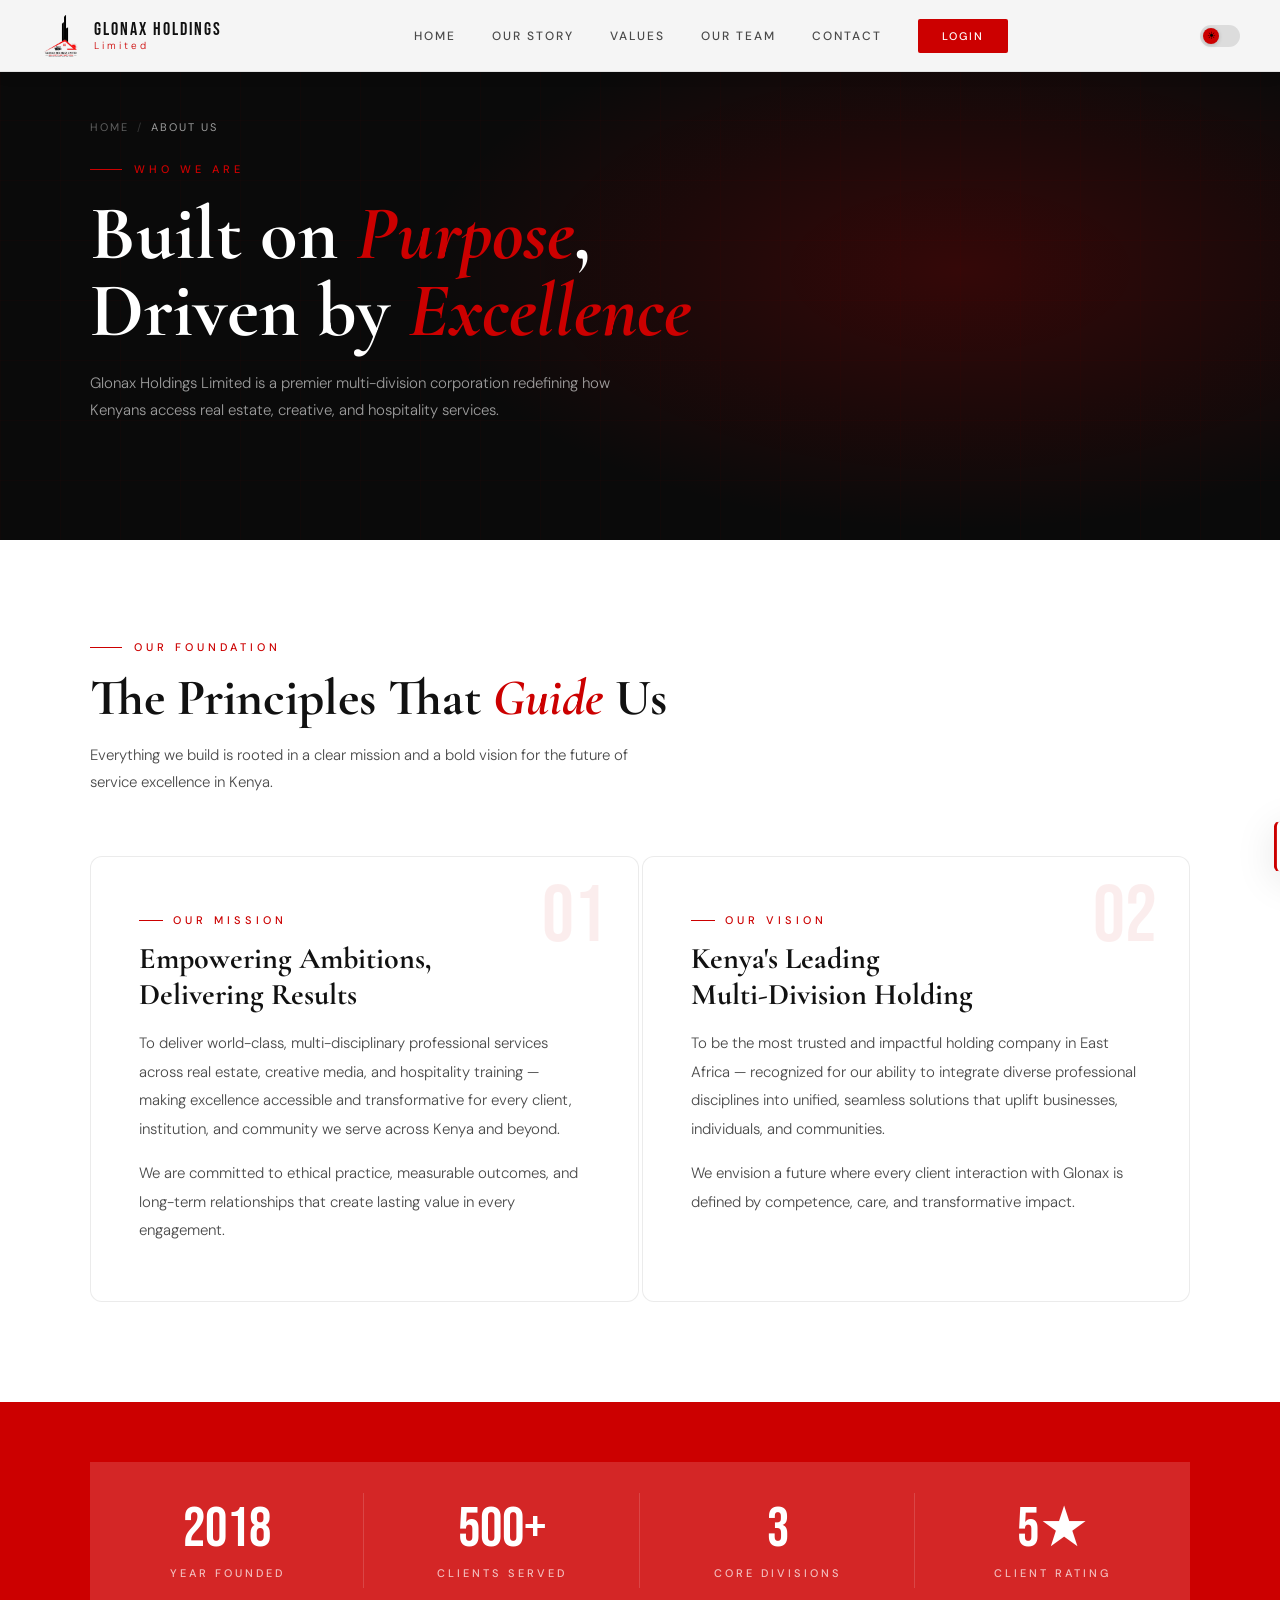
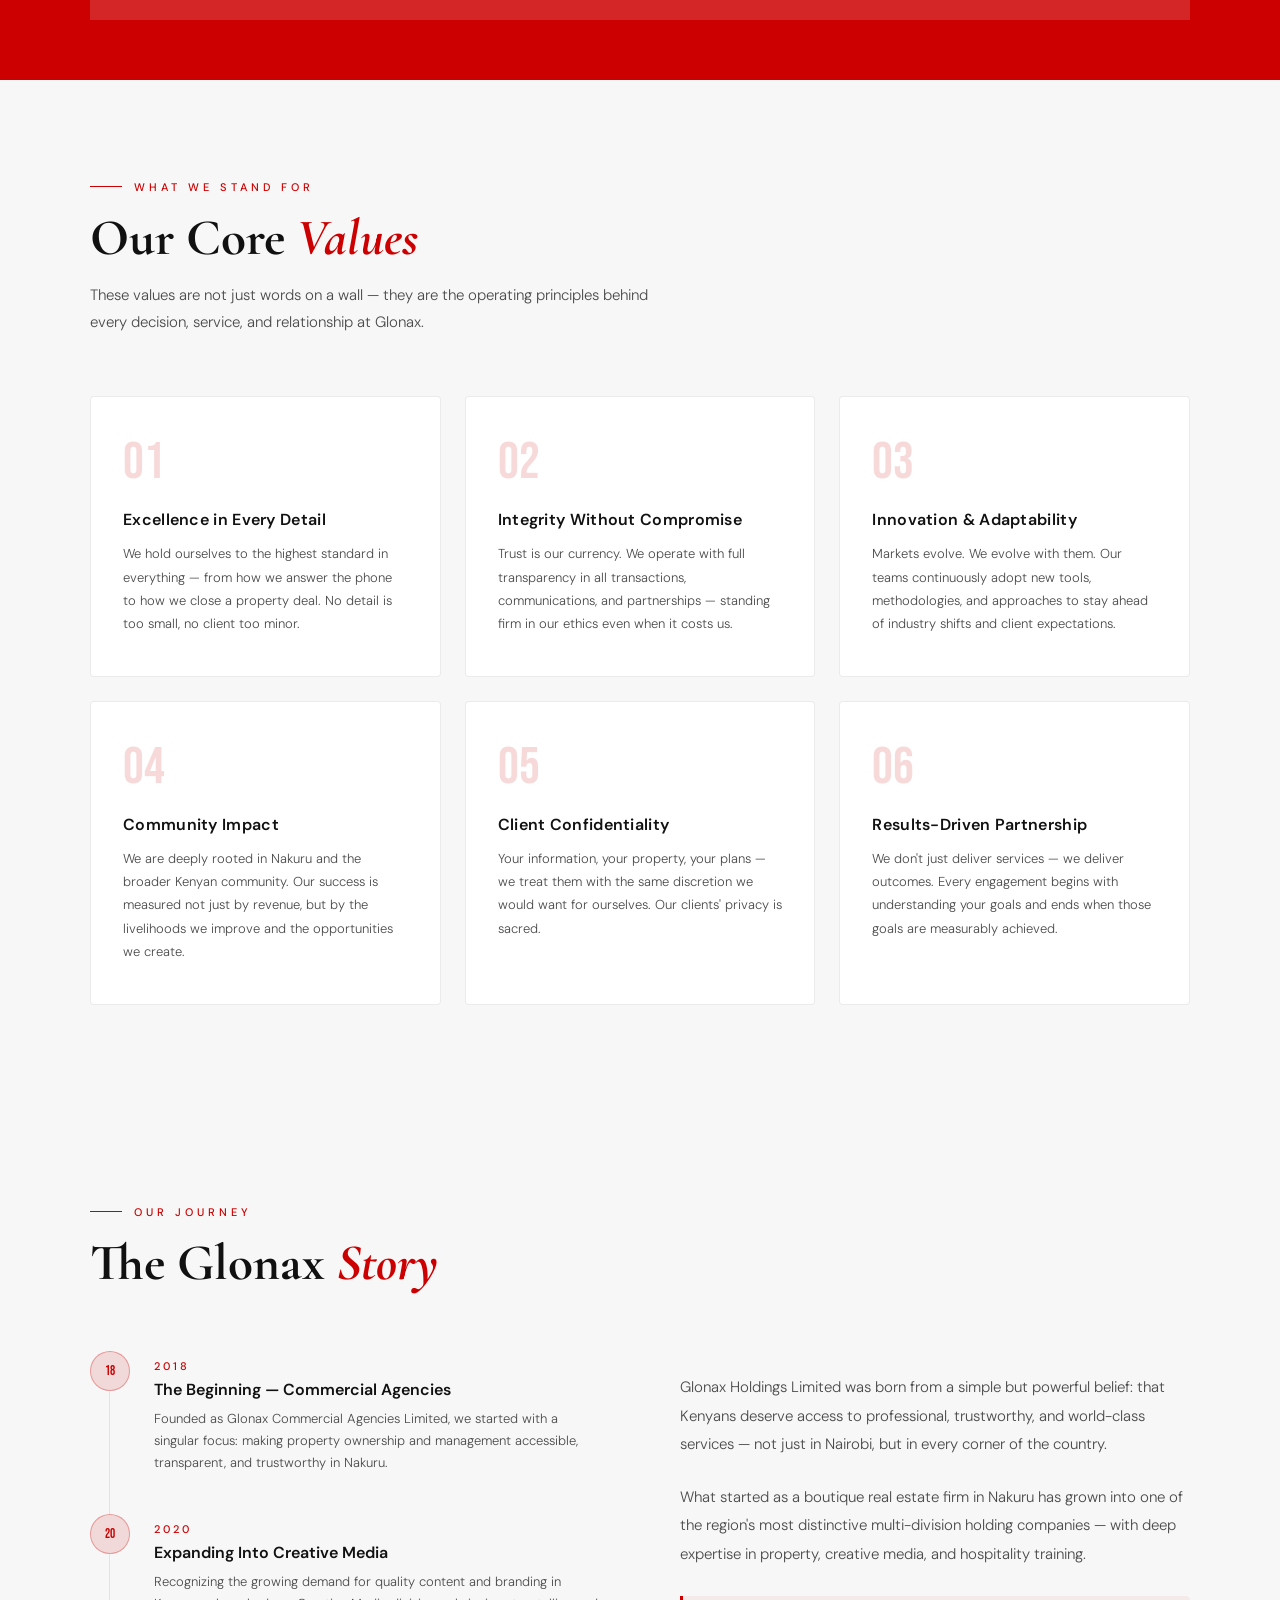
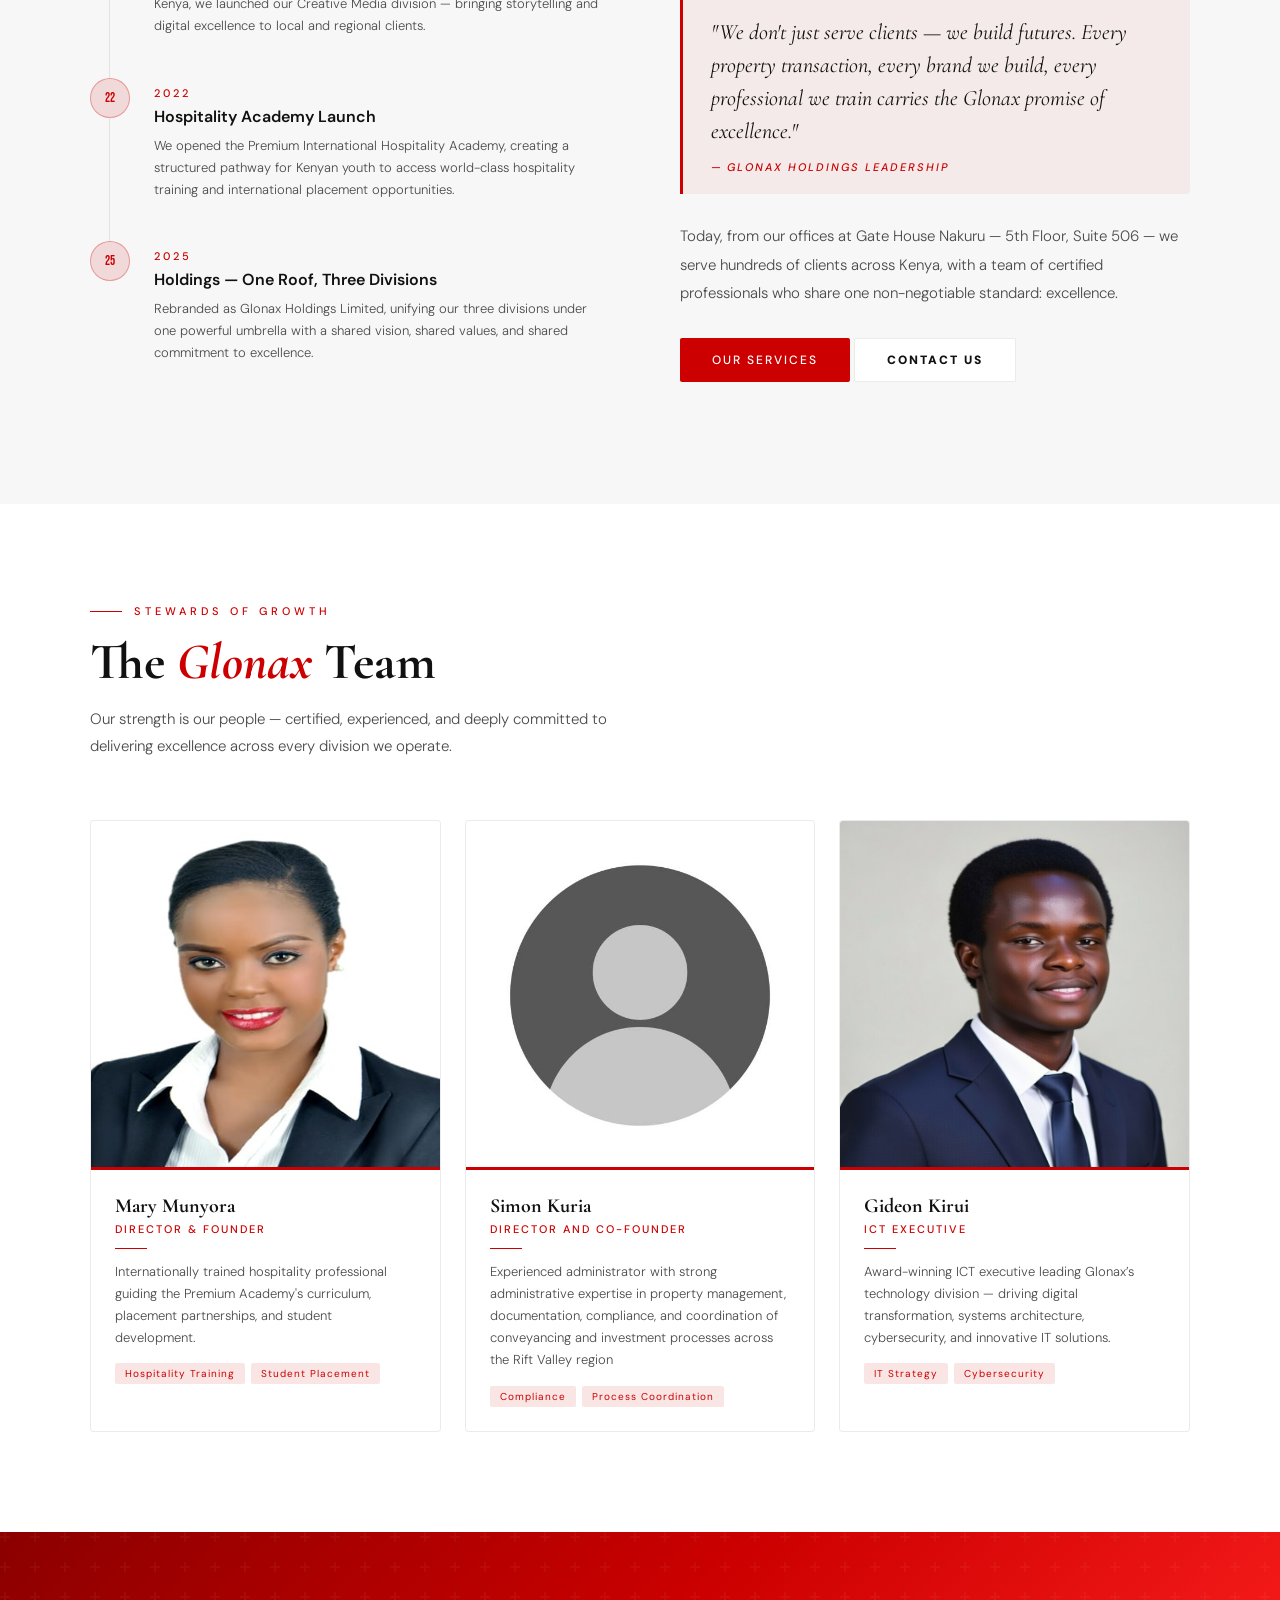
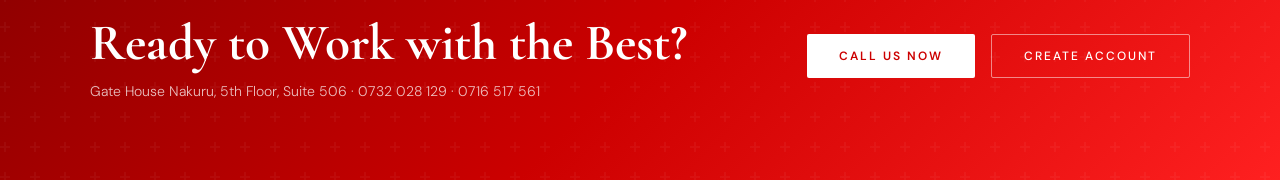
<file: about.html>
<!DOCTYPE html>
<html lang="en">
<head>
<meta charset="UTF-8">
<meta name="viewport" content="width=device-width, initial-scale=1.0">
<title>About Us — Glonax Holdings Limited</title>
<link rel="preconnect" href="https://fonts.googleapis.com">
<link href="https://fonts.googleapis.com/css2?family=Cormorant+Garamond:wght@300;400;600;700&family=DM+Sans:wght@300;400;500;600&family=Bebas+Neue&display=swap" rel="stylesheet">
<link rel="stylesheet" href="./style.css">
<style>

</style>
</head>
<body>

<!-- Loader -->
<div id="loader">
  <div class="loader-logo"><img src="./logo.png" alt=""></div>
  <div class="loader-bar"><div class="loader-bar-fill"></div></div>
</div>

<!-- Toast -->
<div class="toast" id="toast">
  <div class="toast-icon">✦</div>
  <div><strong id="toastTitle"></strong><span id="toastMsg"></span></div>
</div>

<!-- Scroll Progress -->
<div class="scroll-progress" id="scrollProgress"></div>

<!-- NAV -->
<nav id="mainNav">
  <div class="nav-logo" onclick="window.location.href='./index.html'">
    <img src="./logo.png" alt="">
    <div class="nav-brand">
      Glonax Holdings
      <span>Limited</span>
    </div>
  </div>
  <div class="nav-links">
    <a href="./index.html">Home</a>
    <a href="#our-story">Our Story</a>
    <a href="#core-values">Values</a>
    <a href="#team">Our Team</a>
    <a href="./index.html#contact-cta">Contact</a>
    <a href="#" class="nav-cta" onclick="openModal('login'); return false;">Login</a>
  </div>
  <button class="theme-toggle" id="themeToggle" onclick="toggleTheme()" title="Toggle theme" aria-label="Toggle dark/light mode"><div class="theme-toggle-thumb"><span class="theme-toggle-icon" id="themeIcon">☀</span></div></button>
  <div class="hamburger" id="hamburger" onclick="toggleMenu()">
    <span></span><span></span><span></span>
  </div>
</nav>
<div class="mobile-menu" id="mobileMenu">
  <a href="./index.html" onclick="closeMobileMenu()">Home</a>
  <a href="#our-story" onclick="closeMobileMenu()">Our Story</a>
  <a href="#core-values" onclick="closeMobileMenu()">Values</a>
  <a href="#team" onclick="closeMobileMenu()">Our Team</a>
  <a href="./index.html#contact-cta" onclick="closeMobileMenu()">Contact</a>
  <a href="#" onclick="openModal('login'); closeMobileMenu(); return false;" style="color:var(--red)">Login / Register</a>
</div>

<!-- PAGE HERO -->
<section class="page-hero">
  <div class="page-hero-bg"></div>
  <div class="page-hero-grid"></div>
  <div class="page-hero-inner">
    <div class="breadcrumb">
      <a href="./index.html">Home</a>
      <span>/</span>
      <span style="color:rgba(255,255,255,0.6)">About Us</span>
    </div>
    <div class="page-hero-eyebrow">Who We Are</div>
    <h1>Built on <em>Purpose</em>,<br>Driven by <em>Excellence</em></h1>
    <p class="page-hero-sub">Glonax Holdings Limited is a premier multi-division corporation redefining how Kenyans access real estate, creative, and hospitality services.</p>
  </div>
</section>

<!-- MISSION & VISION -->
<section id="mission-vision">
  <div class="section-inner">
    <div class="reveal">
      <div class="section-label">Our Foundation</div>
      <h2 class="section-title">The Principles That <em>Guide</em> Us</h2>
      <p class="section-sub">Everything we build is rooted in a clear mission and a bold vision for the future of service excellence in Kenya.</p>
    </div>
    <div class="mv-grid">
      <div class="mv-card reveal reveal-delay-1">
        <div class="mv-num">01</div>
        <div class="mv-label">Our Mission</div>
        <h3>Empowering Ambitions,<br>Delivering Results</h3>
        <p>To deliver world-class, multi-disciplinary professional services across real estate, creative media, and hospitality training — making excellence accessible and transformative for every client, institution, and community we serve across Kenya and beyond.</p>
        <p style="margin-top:16px">We are committed to ethical practice, measurable outcomes, and long-term relationships that create lasting value in every engagement.</p>
      </div>
      <div class="mv-card reveal reveal-delay-2">
        <div class="mv-num">02</div>
        <div class="mv-label">Our Vision</div>
        <h3>Kenya's Leading<br>Multi-Division Holding</h3>
        <p>To be the most trusted and impactful holding company in East Africa — recognized for our ability to integrate diverse professional disciplines into unified, seamless solutions that uplift businesses, individuals, and communities.</p>
        <p style="margin-top:16px">We envision a future where every client interaction with Glonax is defined by competence, care, and transformative impact.</p>
      </div>
    </div>
  </div>
</section>

<!-- STATS STRIP -->
<div class="stats-strip">
  <div class="stats-strip-inner">
    <div class="strip-stat reveal">
      <div class="strip-num">2018</div>
      <div class="strip-lbl">Year Founded</div>
    </div>
    <div class="strip-stat reveal reveal-delay-1">
      <div class="strip-num">500+</div>
      <div class="strip-lbl">Clients Served</div>
    </div>
    <div class="strip-stat reveal reveal-delay-2">
      <div class="strip-num">3</div>
      <div class="strip-lbl">Core Divisions</div>
    </div>
    <div class="strip-stat reveal reveal-delay-3">
      <div class="strip-num">5★</div>
      <div class="strip-lbl">Client Rating</div>
    </div>
  </div>
</div>

<!-- CORE VALUES -->
<section id="core-values">
  <div class="section-inner">
    <div class="reveal">
      <div class="section-label">What We Stand For</div>
      <h2 class="section-title">Our Core <em>Values</em></h2>
      <p class="section-sub">These values are not just words on a wall — they are the operating principles behind every decision, service, and relationship at Glonax.</p>
    </div>
    <div class="values-grid">
      <div class="value-card reveal reveal-delay-1">
        <div class="value-num">01</div>
        <h4>Excellence in Every Detail</h4>
        <p>We hold ourselves to the highest standard in everything — from how we answer the phone to how we close a property deal. No detail is too small, no client too minor.</p>
      </div>
      <div class="value-card reveal reveal-delay-2">
        <div class="value-num">02</div>
        <h4>Integrity Without Compromise</h4>
        <p>Trust is our currency. We operate with full transparency in all transactions, communications, and partnerships — standing firm in our ethics even when it costs us.</p>
      </div>
      <div class="value-card reveal reveal-delay-3">
        <div class="value-num">03</div>
        <h4>Innovation & Adaptability</h4>
        <p>Markets evolve. We evolve with them. Our teams continuously adopt new tools, methodologies, and approaches to stay ahead of industry shifts and client expectations.</p>
      </div>
      <div class="value-card reveal reveal-delay-1">
        <div class="value-num">04</div>
        <h4>Community Impact</h4>
        <p>We are deeply rooted in Nakuru and the broader Kenyan community. Our success is measured not just by revenue, but by the livelihoods we improve and the opportunities we create.</p>
      </div>
      <div class="value-card reveal reveal-delay-2">
        <div class="value-num">05</div>
        <h4>Client Confidentiality</h4>
        <p>Your information, your property, your plans — we treat them with the same discretion we would want for ourselves. Our clients' privacy is sacred.</p>
      </div>
      <div class="value-card reveal reveal-delay-3">
        <div class="value-num">06</div>
        <h4>Results-Driven Partnership</h4>
        <p>We don't just deliver services — we deliver outcomes. Every engagement begins with understanding your goals and ends when those goals are measurably achieved.</p>
      </div>
    </div>
  </div>
</section>

<!-- OUR STORY -->
<section id="our-story">
  <div class="section-inner">
    <div class="reveal">
      <div class="section-label">Our Journey</div>
      <h2 class="section-title">The Glonax <em>Story</em></h2>
    </div>
    <div class="story-grid">
      <div class="story-timeline reveal">
        <div class="timeline-item">
          <div class="timeline-dot">18</div>
          <div class="timeline-content">
            <div class="timeline-year">2018</div>
            <h4>The Beginning — Commercial Agencies</h4>
            <p>Founded as Glonax Commercial Agencies Limited, we started with a singular focus: making property ownership and management accessible, transparent, and trustworthy in Nakuru.</p>
          </div>
        </div>
        <div class="timeline-item">
          <div class="timeline-dot">20</div>
          <div class="timeline-content">
            <div class="timeline-year">2020</div>
            <h4>Expanding Into Creative Media</h4>
            <p>Recognizing the growing demand for quality content and branding in Kenya, we launched our Creative Media division — bringing storytelling and digital excellence to local and regional clients.</p>
          </div>
        </div>
        <div class="timeline-item">
          <div class="timeline-dot">22</div>
          <div class="timeline-content">
            <div class="timeline-year">2022</div>
            <h4>Hospitality Academy Launch</h4>
            <p>We opened the Premium International Hospitality Academy, creating a structured pathway for Kenyan youth to access world-class hospitality training and international placement opportunities.</p>
          </div>
        </div>
        <div class="timeline-item">
          <div class="timeline-dot">25</div>
          <div class="timeline-content">
            <div class="timeline-year">2025</div>
            <h4>Holdings — One Roof, Three Divisions</h4>
            <p>Rebranded as Glonax Holdings Limited, unifying our three divisions under one powerful umbrella with a shared vision, shared values, and shared commitment to excellence.</p>
          </div>
        </div>
      </div>
      <div class="story-text reveal reveal-delay-2">
        <p>Glonax Holdings Limited was born from a simple but powerful belief: that Kenyans deserve access to professional, trustworthy, and world-class services — not just in Nairobi, but in every corner of the country.</p>
        <p>What started as a boutique real estate firm in Nakuru has grown into one of the region's most distinctive multi-division holding companies — with deep expertise in property, creative media, and hospitality training.</p>
        <div class="story-quote">
          <blockquote>"We don't just serve clients — we build futures. Every property transaction, every brand we build, every professional we train carries the Glonax promise of excellence."</blockquote>
          <cite>— Glonax Holdings Leadership</cite>
        </div>
        <p>Today, from our offices at Gate House Nakuru — 5th Floor, Suite 506 — we serve hundreds of clients across Kenya, with a team of certified professionals who share one non-negotiable standard: excellence.</p>
        <div class="about-btns">
          <a href="./index.html#services" class="btn-primary">Our Services</a>
          <a href="./index.html#contact-cta" class="btn-outline" style="color:var(--text-primary);border-color:var(--card-border);">Contact Us</a>
        </div>
      </div>
    </div>
  </div>
</section>

<!-- TEAM -->
<section id="team">
  <div class="section-inner">
    <div class="reveal">
      <div class="section-label">Stewards of Growth</div>
      <h2 class="section-title">The <em>Glonax</em> Team</h2>
      <p class="section-sub">Our strength is our people — certified, experienced, and deeply committed to delivering excellence across every division we operate.</p>
    </div>
    <div class="team-grid">
      <div class="team-card reveal reveal-delay-1">
        <div class="team-avatar">
          <img src="./Mary.jpeg" alt="" srcset="">
        </div>
        <div class="team-info">
          <div class="team-name">Mary Munyora</div>
          <div class="team-title">Director & Founder</div>
          <div class="team-divider"></div>
          <p class="team-bio">
            Internationally trained hospitality professional guiding the Premium Academy's curriculum, placement partnerships, and student development.
          </p>
          <div class="team-division-tags">
            <span class="team-tag">Hospitality Training</span>
            <span class="team-tag">Student Placement</span>
          </div>
        </div>
      </div>
      <div class="team-card reveal reveal-delay-2">
        <div class="team-avatar">
          <img src="./account.jpg" alt="" srcset="">
        </div>
        <div class="team-info">
          <div class="team-name">Simon Kuria</div>
          <div class="team-title">Director and Co-Founder</div>
          <div class="team-divider"></div>
          <p class="team-bio">Experienced administrator with strong administrative expertise in property management, documentation, compliance, and coordination of conveyancing and investment processes across the Rift Valley region</p>
          <div class="team-division-tags">
            <span class="team-tag">Compliance</span>
            <span class="team-tag">Process Coordination</span>
          </div>
        </div>
      </div>
      <div class="team-card reveal reveal-delay-3">
        <div class="team-avatar">
          <img src="./Gidi.jpg" alt="" srcset="">
        </div>
        <div class="team-info">
          <div class="team-name">Gideon Kirui</div>
          <div class="team-title">ICT Executive</div>
          <div class="team-divider"></div>
          <p class="team-bio">Award-winning ICT executive leading Glonax’s technology division — driving digital transformation, systems architecture, cybersecurity, and innovative IT solutions.</p>
          <div class="team-division-tags">
            <span class="team-tag">IT Strategy</span>
            <span class="team-tag">Cybersecurity</span>
          </div>
        </div>
      </div>
    </div>
  </div>
</section>

<!-- CTA -->
<div id="contact-cta">
  <div class="cta-inner">
    <div class="cta-text">
      <h2>Ready to Work with the Best?</h2>
      <p>Gate House Nakuru, 5th Floor, Suite 506 · 0732 028 129 · 0716 517 561</p>
    </div>
    <div class="cta-btns">
      <a href="tel:+254732028129" class="btn-white">Call Us Now</a>
      <a href="#" class="btn-ghost" onclick="openModal('register'); return false;">Create Account</a>
    </div>
  </div>
</div>
<script src="./script.js"></script>
</body>
</html>
</file>
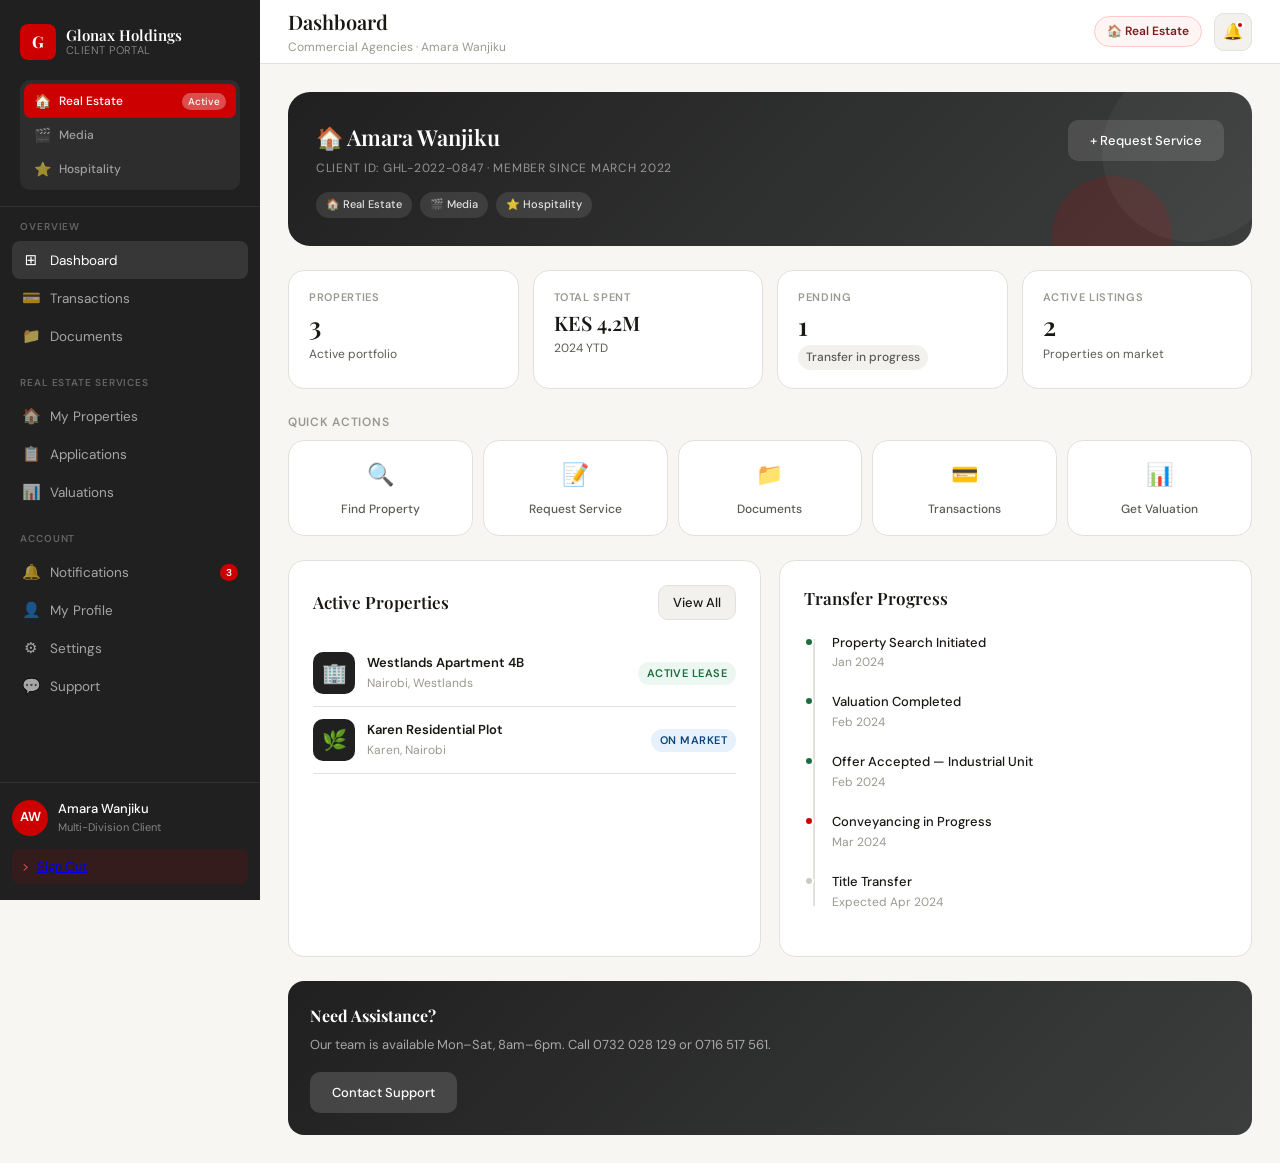
<file: account.html>
<!DOCTYPE html>
<html lang="en">
<head>
<meta charset="UTF-8">
<meta name="viewport" content="width=device-width, initial-scale=1.0">
<title>Glonax Holdings — Client Portal</title>
<link rel="preconnect" href="https://fonts.googleapis.com">
<link href="https://fonts.googleapis.com/css2?family=Playfair+Display:wght@400;500;600;700&family=DM+Sans:ital,opsz,wght@0,9..40,300;0,9..40,400;0,9..40,500;1,9..40,300&display=swap" rel="stylesheet">
<link rel="stylesheet" href="main.css">
</head>
<body>

  <!-- ═══ PORTAL ═══ -->
  <div id="portal">
    <div class="overlay" id="sidebarOverlay" onclick="closeSidebar()"></div>

    <!-- Sidebar -->
    <aside class="sidebar" id="sidebar">
      <div class="sidebar-header">
        <div class="sidebar-logo">
          <div class="sidebar-logo-mark">G</div>
          <div class="sidebar-brand">Glonax Holdings<span>Client Portal</span></div>
        </div>
        <div class="profile-switcher" id="profileSwitcher"></div>
      </div>
      <nav class="sidebar-nav" id="sidebarNav"></nav>
      <div class="sidebar-footer">
        <div class="sidebar-user">
          <div class="user-avatar" id="sidebarAvatar">GK</div>
          <div>
            <div class="user-info-name" id="sidebarName">Gideon Kirui</div>
            <div class="user-info-role" id="sidebarRole">Multi-Division Client</div>
          </div>
        </div>
        <button class="logout-btn">
          <span>></span> <a href="./login.html">Sign Out</a>
        </button>
      </div>
    </aside>

    <!-- Main -->
    <div class="main-content">
      <div class="topbar">
        <div style="display:flex;align-items:center;gap:14px;">
          <button class="mobile-menu-btn" onclick="openSidebar()">☰</button>
          <div class="topbar-left">
            <div class="topbar-title" id="topbarTitle">Dashboard</div>
            <div class="topbar-sub" id="topbarSub">Welcome back, Gideon</div>
          </div>
        </div>
        <div class="topbar-right">
          <div style="display:flex;align-items:center;gap:8px;" id="divisionIndicator"></div>
          <div class="notif-btn" onclick="toggleNotif()" id="notifBtn">
            🔔
            <div class="notif-dot" id="notifDot"></div>
          </div>
        </div>
      </div>

      <div class="page-content">
        <div id="mainContent" class="fade-in"></div>
      </div>
    </div>

    <!-- Notification Panel -->
    <div class="notif-panel" id="notifPanel">
      <div class="notif-panel-header">
        <strong style="font-size:15px;">Notifications</strong>
        <button class="link-btn" style="font-size:12px;" onclick="markAllRead()">Mark all read</button>
      </div>
      <div id="notifList"></div>
    </div>
  </div>

  <!-- Change Password Modal -->
  <div class="modal-overlay" id="changePassModal">
    <div class="modal-box" style="max-width:420px;">
      <button class="modal-close" onclick="closeModal('changePassModal')">×</button>
      <h3 style="font-family:var(--font-serif);font-size:20px;margin-bottom:20px;">Change Password</h3>
      <div id="passAlert" class="alert"></div>
      <div class="form-group"><label>Current Password</label><input type="password" id="curPass" placeholder="••••••••"></div>
      <div class="form-group"><label>New Password</label><input type="password" id="newPass" placeholder="Min. 8 characters"></div>
      <div class="form-group"><label>Confirm New Password</label><input type="password" id="confPass" placeholder="Repeat new password"></div>
      <button class="btn btn-primary btn-full" onclick="changePassword()">Update Password</button>
    </div>
  </div>

  <!-- Service Request Modal -->
  <div class="modal-overlay" id="serviceModal">
    <div class="modal-box">
      <button class="modal-close" onclick="closeModal('serviceModal')">×</button>
      <h3 style="font-family:var(--font-serif);font-size:20px;margin-bottom:6px;" id="serviceModalTitle">Request Service</h3>
      <p style="font-size:13px;color:var(--text2);margin-bottom:20px;" id="serviceModalSub">Fill in the details below</p>
      <div id="serviceModalAlert" class="alert alert-success">Request submitted! We'll contact you within 24 hours.</div>
      <div class="form-group"><label>Service Type</label><select id="serviceType"></select></div>
      <div class="form-group"><label>Description</label><textarea id="serviceDesc" placeholder="Describe what you need..."></textarea></div>
      <div class="form-row">
        <div class="form-group"><label>Preferred Date</label><input type="date" id="serviceDate"></div>
        <div class="form-group"><label>Budget (KES)</label><input type="number" id="serviceBudget" placeholder="Optional"></div>
      </div>
      <button class="btn btn-primary btn-full" onclick="submitServiceRequest()">Submit Request</button>
    </div>
  </div>
  <script src="script1.js" defer></script>
</body>
</html>
</file>
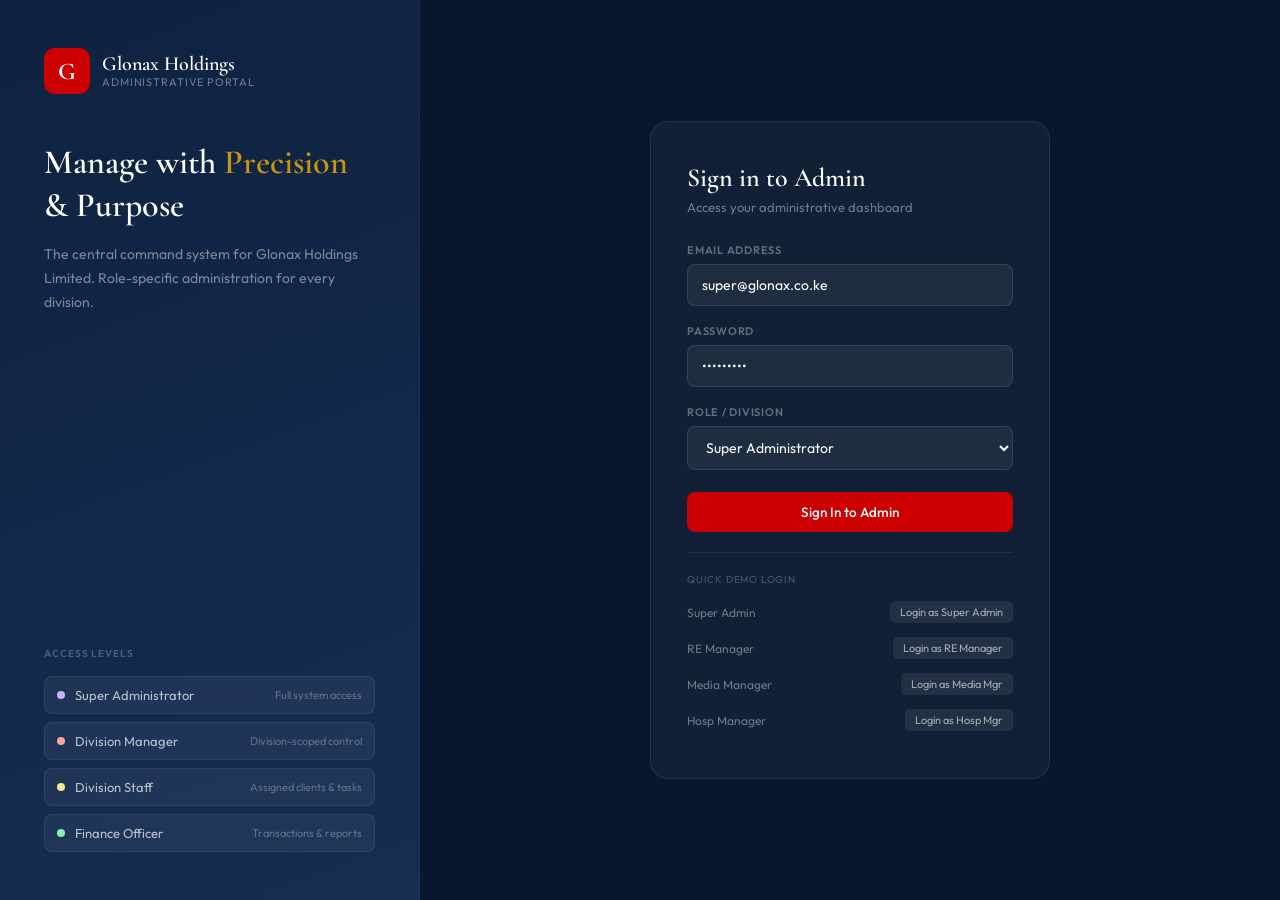
<file: admin.html>
<!DOCTYPE html>
<html lang="en">
<head>
<meta charset="UTF-8">
<meta name="viewport" content="width=device-width, initial-scale=1.0">
<title>Glonax Admin — Control Centre</title>
<link rel="preconnect" href="https://fonts.googleapis.com">
<link href="https://fonts.googleapis.com/css2?family=Cormorant+Garamond:wght@400;500;600;700&family=Outfit:wght@300;400;500;600;700&display=swap" rel="stylesheet">
<style>
:root {
  --red:#CC0000;--red-d:#990000;--red-xl:#7A0000;
  --red-a15:rgba(204,0,0,.15);--red-a08:rgba(204,0,0,.08);
  --gold:#C9960C;--gold-bg:#FFFBEB;
  --navy:#08172E;--navy-2:#0E2240;--navy-3:#162D52;
  --bg:#F4F3F0;--surface:#FFFFFF;--surface-2:#F0EEE9;--surface-3:#E8E5DF;
  --border:#DDD9D0;--border-2:#CCCAC0;
  --text:#18160F;--text-2:#5A5850;--text-3:#9A9888;
  --ok:#14532D;--ok-bg:#F0FDF4;--ok-border:#BBF7D0;
  --warn:#7C2D12;--warn-bg:#FFF7ED;--warn-border:#FED7AA;
  --info:#1E3A5F;--info-bg:#EFF6FF;--info-border:#BFDBFE;
  --danger:#7F1D1D;--danger-bg:#FEF2F2;--danger-border:#FECACA;
  --div-re:#CC0000;--div-re-bg:#FFF5F5;--div-re-border:#FECACA;
  --div-med:#1E3A5F;--div-med-bg:#EFF6FF;--div-med-border:#BFDBFE;
  --div-hosp:#78350F;--div-hosp-bg:#FFFBEB;--div-hosp-border:#FDE68A;
  --div-corp:#08172E;--div-corp-bg:#F1F5F9;--div-corp-border:#CBD5E1;
  --sidebar-w:256px;
  --topbar-h:60px;
  --font-display:'Cormorant Garamond',Georgia,serif;
  --font-body:'Outfit',system-ui,sans-serif;
  --r:8px;--r-lg:13px;--r-xl:18px;
  --sh:0 1px 8px rgba(0,0,0,.07);
  --sh-lg:0 6px 28px rgba(0,0,0,.10);
  --transition:all .2s cubic-bezier(.4,0,.2,1);
}
*{margin:0;padding:0;box-sizing:border-box;}
html{font-size:15px;}
body{font-family:var(--font-body);background:var(--bg);color:var(--text);min-height:100vh;}
::-webkit-scrollbar{width:5px;height:5px;}
::-webkit-scrollbar-track{background:transparent;}
::-webkit-scrollbar-thumb{background:var(--border-2);border-radius:99px;}

/* ─── AUTH SCREEN ─── */
#authScreen{min-height:100vh;display:flex;background:var(--navy);}
.auth-left{width:420px;flex-shrink:0;background:linear-gradient(160deg,var(--navy-2) 0%,var(--navy-3) 100%);padding:48px 44px;display:flex;flex-direction:column;justify-content:space-between;border-right:1px solid rgba(255,255,255,.05);}
.auth-logo{display:flex;align-items:center;gap:12px;margin-bottom:48px;}
.al-mark{width:46px;height:46px;background:var(--red);border-radius:11px;display:flex;align-items:center;justify-content:center;font-family:var(--font-display);font-size:24px;font-weight:700;color:#fff;flex-shrink:0;}
.al-brand{font-family:var(--font-display);font-size:20px;font-weight:600;color:#fff;line-height:1.2;}
.al-brand span{display:block;font-size:11px;font-weight:400;font-family:var(--font-body);color:rgba(255,255,255,.4);letter-spacing:.08em;text-transform:uppercase;}
.auth-tagline{font-family:var(--font-display);font-size:34px;font-weight:600;color:#fff;line-height:1.25;margin-bottom:16px;}
.auth-tagline em{color:var(--gold);font-style:normal;}
.auth-desc{font-size:14px;color:rgba(255,255,255,.45);line-height:1.7;}
.auth-roles{display:flex;flex-direction:column;gap:8px;margin-top:auto;padding-top:32px;}
.role-chip{display:flex;align-items:center;gap:10px;padding:10px 12px;background:rgba(255,255,255,.05);border-radius:var(--r);border:1px solid rgba(255,255,255,.07);}
.rc-dot{width:8px;height:8px;border-radius:50%;flex-shrink:0;}
.rc-label{font-size:13px;color:rgba(255,255,255,.7);}
.rc-sub{font-size:11px;color:rgba(255,255,255,.3);margin-left:auto;}
.auth-right{flex:1;display:flex;align-items:center;justify-content:center;padding:32px;}
.auth-card{background:rgba(255,255,255,.04);border:1px solid rgba(255,255,255,.08);border-radius:var(--r-xl);padding:40px 36px;width:100%;max-width:400px;}
.auth-card h2{font-family:var(--font-display);font-size:26px;font-weight:600;color:#fff;margin-bottom:6px;}
.auth-card p{font-size:13px;color:rgba(255,255,255,.4);margin-bottom:28px;}
.auth-err{background:rgba(204,0,0,.12);border:1px solid rgba(204,0,0,.3);color:#FCA5A5;border-radius:var(--r);padding:10px 14px;font-size:13px;margin-bottom:16px;display:none;}
.af-group{margin-bottom:18px;}
.af-group label{display:block;font-size:11px;font-weight:600;letter-spacing:.07em;text-transform:uppercase;color:rgba(255,255,255,.35);margin-bottom:7px;}
.af-group input,.af-group select{width:100%;padding:11px 14px;background:rgba(255,255,255,.06);border:1px solid rgba(255,255,255,.1);border-radius:var(--r);font-family:var(--font-body);font-size:14px;color:#fff;outline:none;transition:var(--transition);}
.af-group input::placeholder{color:rgba(255,255,255,.22);}
.af-group input:focus,.af-group select:focus{border-color:rgba(204,0,0,.6);background:rgba(255,255,255,.08);}
.af-group select option{background:#1a2540;color:#fff;}
.btn{display:inline-flex;align-items:center;justify-content:center;gap:7px;padding:11px 20px;border-radius:var(--r);font-family:var(--font-body);font-size:13.5px;font-weight:500;cursor:pointer;border:none;transition:var(--transition);white-space:nowrap;text-decoration:none;}
.btn-red{background:var(--red);color:#fff;}
.btn-red:hover{background:var(--red-d);}
.btn-ghost{background:transparent;color:rgba(255,255,255,.7);border:1px solid rgba(255,255,255,.15);}
.btn-ghost:hover{background:rgba(255,255,255,.07);color:#fff;}
.btn-surface{background:var(--surface);color:var(--text);border:1px solid var(--border);}
.btn-surface:hover{background:var(--surface-2);}
.btn-outline{background:transparent;color:var(--text);border:1px solid var(--border);}
.btn-outline:hover{background:var(--surface-2);}
.btn-danger{background:#991B1B;color:#fff;}
.btn-danger:hover{background:#7F1D1D;}
.btn-sm{padding:7px 14px;font-size:12.5px;}
.btn-xs{padding:5px 10px;font-size:12px;}
.btn-full{width:100%;}
.btn-icon{width:34px;height:34px;padding:0;border-radius:var(--r);}
.auth-demo{margin-top:20px;padding-top:20px;border-top:1px solid rgba(255,255,255,.07);}
.demo-row{display:flex;align-items:center;justify-content:space-between;padding:7px 0;font-size:12px;}
.demo-row span:first-child{color:rgba(255,255,255,.4);}
.demo-row button{background:rgba(255,255,255,.07);border:none;color:rgba(255,255,255,.6);padding:4px 10px;border-radius:5px;cursor:pointer;font-family:var(--font-body);font-size:11px;transition:var(--transition);}
.demo-row button:hover{background:rgba(255,255,255,.12);color:#fff;}

/* ─── ADMIN SHELL ─── */
#adminShell{display:none;min-height:100vh;display:none;}
.shell-layout{display:flex;min-height:100vh;}

/* ─── SIDEBAR ─── */
.sidebar{width:var(--sidebar-w);background:var(--navy);flex-shrink:0;display:flex;flex-direction:column;position:fixed;top:0;left:0;height:100vh;overflow-y:auto;z-index:200;}
.sb-header{padding:20px 18px 14px;border-bottom:1px solid rgba(255,255,255,.06);}
.sb-logo{display:flex;align-items:center;gap:10px;margin-bottom:16px;}
.sb-logomark{width:34px;height:34px;background:var(--red);border-radius:8px;display:flex;align-items:center;justify-content:center;font-family:var(--font-display);font-size:17px;font-weight:700;color:#fff;flex-shrink:0;}
.sb-logomark img{
  width: 30px;
  height: 30px;
  border-radius:8px;
}
.sb-brand{font-family:var(--font-display);font-size:15px;font-weight:600;color:#fff;line-height:1.2;}
.sb-brand small{display:block;font-family:var(--font-body);font-size:10px;color:rgba(255,255,255,.32);text-transform:uppercase;letter-spacing:.08em;}
.admin-context{background:rgba(255,255,255,.05);border-radius:var(--r);padding:10px 12px;border:1px solid rgba(255,255,255,.07);}
.ctx-label{font-size:10px;color:rgba(255,255,255,.3);text-transform:uppercase;letter-spacing:.08em;margin-bottom:4px;}
.ctx-name{font-size:13px;font-weight:600;color:#fff;display:flex;align-items:center;gap:6px;}
.ctx-dot{width:7px;height:7px;border-radius:50%;flex-shrink:0;}
.ctx-role{font-size:11px;color:rgba(255,255,255,.38);margin-top:2px;}
.sb-nav{flex:1;padding:10px 10px;}
.nav-group{margin-bottom:16px;}
.ng-label{font-size:10px;font-weight:600;text-transform:uppercase;letter-spacing:.09em;color:rgba(255,255,255,.25);padding:0 8px;margin-bottom:5px;}
.nav-item{display:flex;align-items:center;gap:9px;padding:8px 10px;border-radius:7px;border:none;background:transparent;color:rgba(255,255,255,.52);font-family:var(--font-body);font-size:13px;cursor:pointer;width:100%;text-align:left;transition:var(--transition);}
.nav-item:hover{background:rgba(255,255,255,.07);color:#fff;}
.nav-item.active{background:rgba(204,0,0,.18);color:#fff;font-weight:500;}
.nav-item.active .ni-icon{opacity:1;}
.ni-icon{font-size:15px;width:18px;text-align:center;flex-shrink:0;opacity:.7;}
.ni-badge{margin-left:auto;background:var(--red);color:#fff;font-size:10px;padding:2px 6px;border-radius:99px;font-weight:600;}
.ni-new{margin-left:auto;background:rgba(20,83,45,.4);color:#86EFAC;font-size:9px;padding:2px 7px;border-radius:99px;font-weight:600;letter-spacing:.05em;}
.sb-footer{padding:14px 12px;border-top:1px solid rgba(255,255,255,.06);}
.sb-user{display:flex;align-items:center;gap:9px;padding:9px 10px;border-radius:var(--r);cursor:pointer;transition:var(--transition);}
.sb-user:hover{background:rgba(255,255,255,.06);}
.sb-avatar{width:32px;height:32px;border-radius:50%;background:var(--red);display:flex;align-items:center;justify-content:center;font-size:12px;font-weight:600;color:#fff;flex-shrink:0;}
.sb-uname{font-size:13px;font-weight:500;color:#fff;}
.sb-urole{font-size:11px;color:rgba(255,255,255,.35);}
.sb-logout{display:flex;align-items:center;gap:7px;width:100%;padding:8px 10px;border:none;background:rgba(204,0,0,.1);color:rgba(255,150,150,.8);font-family:var(--font-body);font-size:12.5px;cursor:pointer;border-radius:7px;margin-top:6px;transition:var(--transition);}
.sb-logout:hover{background:rgba(204,0,0,.2);color:#fff;}

/* ─── MAIN ─── */
.main{margin-left:var(--sidebar-w);flex:1;display:flex;flex-direction:column;min-width:0;}
.topbar{background:var(--surface);border-bottom:1px solid var(--border);height:var(--topbar-h);padding:0 26px;display:flex;align-items:center;justify-content:space-between;position:sticky;top:0;z-index:100;}
.tb-left{display:flex;align-items:center;gap:10px;}
.tb-title{font-family:var(--font-display);font-size:19px;font-weight:600;}
.breadcrumb{display:flex;align-items:center;gap:6px;font-size:12px;color:var(--text-3);}
.breadcrumb span{color:var(--text-2);}
.tb-right{display:flex;align-items:center;gap:10px;}
.notif-btn{position:relative;width:36px;height:36px;background:var(--surface-2);border:1px solid var(--border);border-radius:var(--r);display:flex;align-items:center;justify-content:center;cursor:pointer;font-size:15px;transition:var(--transition);}
.notif-btn:hover{background:var(--surface-3);}
.nb-dot{position:absolute;top:6px;right:6px;width:7px;height:7px;background:var(--red);border-radius:50%;border:2px solid var(--surface);}
.tb-admin-chip{display:flex;align-items:center;gap:6px;padding:5px 12px;border-radius:99px;font-size:12px;font-weight:500;}
.page-body{padding:24px 26px;flex:1;}

/* ─── DIVISION HEADER BANNER ─── */
.div-banner{border-radius:var(--r-lg);padding:22px 26px;margin-bottom:22px;position:relative;overflow:hidden;display:flex;align-items:center;justify-content:space-between;flex-wrap:wrap;gap:14px;}
.div-banner::after{content:'';position:absolute;right:-20px;top:-20px;width:140px;height:140px;border-radius:50%;background:rgba(255,255,255,.05);}
.db-re{background:linear-gradient(135deg,#7A0000,#CC0000);}
.db-med{background:linear-gradient(135deg,#08172E,#1E3A5F);}
.db-hosp{background:linear-gradient(135deg,#4A1A00,#78350F);}
.db-corp{background:linear-gradient(135deg,#08172E,#162D52);}
.db-text h2{font-family:var(--font-display);font-size:22px;font-weight:600;color:#fff;}
.db-text p{font-size:13px;color:rgba(255,255,255,.55);margin-top:3px;}
.db-actions{display:flex;gap:8px;flex-shrink:0;}

/* ─── STATS ─── */
.stats-grid{display:grid;grid-template-columns:repeat(auto-fit,minmax(170px,1fr));gap:13px;margin-bottom:22px;}
.stat{background:var(--surface);border:1px solid var(--border);border-radius:var(--r-lg);padding:17px 18px;}
.st-label{font-size:11px;font-weight:600;text-transform:uppercase;letter-spacing:.06em;color:var(--text-3);margin-bottom:8px;}
.st-val{font-family:var(--font-display);font-size:28px;font-weight:600;color:var(--text);line-height:1;}
.st-meta{font-size:12px;color:var(--text-2);margin-top:5px;}
.st-trend{display:inline-flex;align-items:center;gap:3px;font-size:11px;font-weight:600;padding:2px 7px;border-radius:99px;}
.st-up{background:var(--ok-bg);color:var(--ok);}
.st-down{background:var(--danger-bg);color:var(--danger);}
.st-neutral{background:var(--surface-2);color:var(--text-2);}
.st-icon{font-size:20px;margin-bottom:8px;}

/* ─── GRID ─── */
.g2{display:grid;grid-template-columns:repeat(2,1fr);gap:18px;}
.g3{display:grid;grid-template-columns:repeat(3,1fr);gap:16px;}
.g4{display:grid;grid-template-columns:repeat(4,1fr);gap:14px;}
.ga{display:grid;grid-template-columns:repeat(auto-fit,minmax(260px,1fr));gap:16px;}

/* ─── CARDS ─── */
.card{background:var(--surface);border:1px solid var(--border);border-radius:var(--r-lg);padding:20px 22px;}
.card-sm{padding:14px 18px;}
.card-title{font-family:var(--font-display);font-size:16px;font-weight:600;color:var(--text);}
.card-sub{font-size:12px;color:var(--text-3);margin-top:2px;}
.card-header{display:flex;align-items:flex-start;justify-content:space-between;margin-bottom:18px;gap:10px;}
.card-actions{display:flex;gap:6px;flex-shrink:0;}

/* ─── TABLE ─── */
.tbl-wrap{overflow-x:auto;border-radius:var(--r);border:1px solid var(--border);}
table{width:100%;border-collapse:collapse;font-size:13.5px;}
thead th{background:var(--surface-2);font-size:11px;font-weight:600;text-transform:uppercase;letter-spacing:.05em;color:var(--text-2);padding:10px 14px;text-align:left;border-bottom:1px solid var(--border);white-space:nowrap;}
tbody td{padding:12px 14px;border-bottom:1px solid var(--border);color:var(--text);vertical-align:middle;}
tbody tr:last-child td{border-bottom:none;}
tbody tr:hover td{background:var(--bg);}
.td-name{font-weight:500;}
.td-mono{font-family:monospace;font-size:12px;color:var(--text-3);}
.sort-th{cursor:pointer;user-select:none;}
.sort-th:hover{color:var(--text);}

/* ─── BADGES ─── */
.badge{display:inline-flex;align-items:center;gap:3px;padding:3px 8px;border-radius:99px;font-size:11px;font-weight:600;letter-spacing:.02em;white-space:nowrap;}
.b-green{background:var(--ok-bg);color:var(--ok);border:1px solid var(--ok-border);}
.b-red{background:var(--danger-bg);color:var(--danger);border:1px solid var(--danger-border);}
.b-amber{background:var(--warn-bg);color:var(--warn);border:1px solid var(--warn-border);}
.b-blue{background:var(--info-bg);color:var(--info);border:1px solid var(--info-border);}
.b-gray{background:var(--surface-2);color:var(--text-2);border:1px solid var(--border);}
.b-re{background:var(--div-re-bg);color:var(--div-re);border:1px solid var(--div-re-border);}
.b-med{background:var(--div-med-bg);color:var(--div-med);border:1px solid var(--div-med-border);}
.b-hosp{background:var(--div-hosp-bg);color:var(--div-hosp);border:1px solid var(--div-hosp-border);}
.b-corp{background:var(--div-corp-bg);color:var(--div-corp);border:1px solid var(--div-corp-border);}
.b-superuser{background:#1E0542;color:#C4B5FD;border:1px solid #7C3AED;}
.b-dot::before{content:'';display:inline-block;width:5px;height:5px;border-radius:50%;background:currentColor;margin-right:3px;}

/* ─── FORMS ─── */
.form-section{margin-bottom:22px;}
.fs-title{font-size:11px;font-weight:600;text-transform:uppercase;letter-spacing:.07em;color:var(--text-3);padding-bottom:10px;border-bottom:1px solid var(--border);margin-bottom:14px;}
.form-row{display:grid;grid-template-columns:1fr 1fr;gap:13px;}
.form-row-3{display:grid;grid-template-columns:1fr 1fr 1fr;gap:13px;}
.fg{margin-bottom:14px;}
.fg label{display:block;font-size:11px;font-weight:600;text-transform:uppercase;letter-spacing:.05em;color:var(--text-2);margin-bottom:6px;}
.fg input,.fg select,.fg textarea{width:100%;padding:10px 13px;border:1px solid var(--border);border-radius:var(--r);font-family:var(--font-body);font-size:13.5px;color:var(--text);background:var(--surface);outline:none;transition:var(--transition);}
.fg input:focus,.fg select:focus,.fg textarea:focus{border-color:var(--red);box-shadow:0 0 0 3px rgba(204,0,0,.07);}
.fg textarea{resize:vertical;min-height:80px;}
.fg input[readonly]{background:var(--surface-2);color:var(--text-3);cursor:default;}
.fg .hint{font-size:11px;color:var(--text-3);margin-top:5px;}
.cb-row{display:flex;align-items:center;gap:10px;padding:9px 0;border-bottom:1px solid var(--border);}
.cb-row:last-child{border-bottom:none;}
.cb-row input[type=checkbox]{width:16px;height:16px;accent-color:var(--red);cursor:pointer;flex-shrink:0;}
.cb-row label{font-size:13px;cursor:pointer;flex:1;}
.cb-row small{font-size:11px;color:var(--text-3);}

/* ─── USER CARD ─── */
.user-card{background:var(--surface);border:1px solid var(--border);border-radius:var(--r-lg);padding:16px;transition:var(--transition);cursor:pointer;}
.user-card:hover{box-shadow:var(--sh-lg);transform:translateY(-2px);}
.uc-head{display:flex;align-items:center;gap:12px;margin-bottom:12px;}
.uc-avatar{width:44px;height:44px;border-radius:50%;display:flex;align-items:center;justify-content:center;font-size:14px;font-weight:600;flex-shrink:0;}
.uc-name{font-size:14px;font-weight:600;}
.uc-email{font-size:12px;color:var(--text-3);}
.uc-divs{display:flex;gap:5px;flex-wrap:wrap;margin-top:10px;}
.uc-actions{display:flex;gap:6px;margin-top:12px;padding-top:12px;border-top:1px solid var(--border);}

/* ─── ACTIVITY FEED ─── */
.act-item{display:flex;gap:12px;padding:11px 0;border-bottom:1px solid var(--border);}
.act-item:last-child{border-bottom:none;}
.act-icon{width:32px;height:32px;border-radius:50%;display:flex;align-items:center;justify-content:center;font-size:13px;flex-shrink:0;}
.act-text{font-size:13px;color:var(--text);flex:1;}
.act-time{font-size:11px;color:var(--text-3);margin-top:2px;}
.act-text strong{font-weight:500;}

/* ─── TABS ─── */
.tab-nav{display:flex;gap:3px;background:var(--surface-2);padding:3px;border-radius:var(--r);margin-bottom:20px;width:fit-content;}
.tab-btn{padding:7px 15px;border-radius:6px;border:none;background:transparent;font-family:var(--font-body);font-size:13px;font-weight:500;color:var(--text-2);cursor:pointer;transition:var(--transition);}
.tab-btn.active{background:var(--surface);color:var(--text);box-shadow:0 1px 4px rgba(0,0,0,.08);}
.tab-pane{display:none;}
.tab-pane.active{display:block;}

/* ─── MODAL ─── */
.modal-backdrop{display:none;position:fixed;inset:0;background:rgba(8,23,46,.55);z-index:500;align-items:center;justify-content:center;padding:20px;}
.modal-backdrop.open{display:flex;}
.modal-box{background:var(--surface);border-radius:var(--r-xl);width:100%;max-width:580px;max-height:90vh;overflow-y:auto;box-shadow:var(--sh-lg);animation:mSlide .25s ease;}
.modal-box-lg{max-width:740px;}
@keyframes mSlide{from{opacity:0;transform:translateY(18px);}to{opacity:1;transform:translateY(0);}}
.modal-header{padding:22px 26px 18px;border-bottom:1px solid var(--border);display:flex;align-items:center;justify-content:space-between;}
.modal-title{font-family:var(--font-display);font-size:19px;font-weight:600;}
.modal-close{width:30px;height:30px;background:var(--surface-2);border:none;border-radius:50%;cursor:pointer;font-size:17px;display:flex;align-items:center;justify-content:center;color:var(--text-2);transition:var(--transition);}
.modal-close:hover{background:var(--surface-3);}
.modal-body{padding:22px 26px;}
.modal-footer{padding:16px 26px;border-top:1px solid var(--border);display:flex;justify-content:flex-end;gap:8px;}

/* ─── ALERTS ─── */
.alert{padding:11px 15px;border-radius:var(--r);font-size:13px;margin-bottom:14px;display:none;}
.alert-success{background:var(--ok-bg);color:var(--ok);border:1px solid var(--ok-border);}
.alert-danger{background:var(--danger-bg);color:var(--danger);border:1px solid var(--danger-border);}
.alert-info{background:var(--info-bg);color:var(--info);border:1px solid var(--info-border);}
.alert-warn{background:var(--warn-bg);color:var(--warn);border:1px solid var(--warn-border);}

/* ─── ROLE PERMISSIONS MATRIX ─── */
.perm-matrix{width:100%;border-collapse:collapse;font-size:12.5px;}
.perm-matrix th{padding:8px 12px;background:var(--surface-2);font-weight:600;text-transform:uppercase;font-size:10px;letter-spacing:.06em;color:var(--text-2);border:1px solid var(--border);text-align:center;}
.perm-matrix th:first-child{text-align:left;}
.perm-matrix td{padding:9px 12px;border:1px solid var(--border);text-align:center;vertical-align:middle;}
.perm-matrix td:first-child{text-align:left;font-weight:500;color:var(--text);}
.perm-matrix tr:hover td{background:var(--bg);}
.perm-check{color:#14532D;font-size:15px;}
.perm-cross{color:#991B1B;font-size:15px;}
.perm-partial{color:var(--gold);font-size:15px;}

/* ─── SEARCH BAR ─── */
.search-bar{display:flex;align-items:center;gap:8px;background:var(--surface-2);border:1px solid var(--border);border-radius:var(--r);padding:8px 13px;transition:var(--transition);}
.search-bar:focus-within{border-color:var(--red);background:var(--surface);}
.search-bar input{background:transparent;border:none;outline:none;font-family:var(--font-body);font-size:13.5px;color:var(--text);flex:1;}
.search-bar input::placeholder{color:var(--text-3);}

/* ─── DIVIDER ─── */
.divider{height:1px;background:var(--border);margin:18px 0;}

/* ─── CHIP ─── */
.chip{display:inline-flex;align-items:center;gap:4px;padding:3px 9px;border-radius:99px;font-size:12px;background:var(--surface-2);color:var(--text-2);border:1px solid var(--border);}

/* ─── EMPTY ─── */
.empty{text-align:center;padding:44px 20px;}
.empty-icon{font-size:38px;opacity:.35;margin-bottom:10px;}
.empty h4{font-family:var(--font-display);font-size:16px;color:var(--text-2);margin-bottom:5px;}
.empty p{font-size:13px;color:var(--text-3);}

/* ─── TOAST ─── */
#toast{position:fixed;bottom:24px;right:24px;background:var(--navy);color:#fff;padding:11px 18px;border-radius:10px;font-size:13.5px;font-weight:500;z-index:9999;opacity:0;transform:translateY(6px);transition:all .3s ease;pointer-events:none;max-width:320px;line-height:1.5;box-shadow:var(--sh-lg);}
#toast.show{opacity:1;transform:translateY(0);}
#toast.success{border-left:3px solid #4ADE80;}
#toast.error{border-left:3px solid #F87171;}
#toast.info{border-left:3px solid #60A5FA;}

/* ─── PERMISSION DENIED ─── */
.perm-denied{background:var(--danger-bg);border:1px solid var(--danger-border);border-radius:var(--r-lg);padding:28px;text-align:center;margin:20px 0;}
.perm-denied h4{font-family:var(--font-display);font-size:18px;color:var(--danger);margin-bottom:6px;}
.perm-denied p{font-size:13px;color:var(--text-2);}

/* ─── ANIMATIONS ─── */
@keyframes fadeIn{from{opacity:0;transform:translateY(8px);}to{opacity:1;transform:translateY(0);}}
.fade-in{animation:fadeIn .3s ease forwards;}

/* ─── RESPONSIVE ─── */
@media(max-width:960px){
  .auth-left{display:none;}
  .auth-right{background:var(--navy-2);}
  .g2,.g3,.g4{grid-template-columns:1fr;}
  .form-row,.form-row-3{grid-template-columns:1fr;}
}
</style>
</head>
<body>

<div id="toast"></div>

<!-- ═══════════ AUTH ═══════════ -->
<div id="authScreen">
  <div class="auth-left">
    <div>
      <div class="auth-logo">
        <div class="al-mark">G</div>
        <div class="al-brand">Glonax Holdings<span>Administrative Portal</span></div>
      </div>
      <div class="auth-tagline">Manage with <em>Precision</em> & Purpose</div>
      <div class="auth-desc">The central command system for Glonax Holdings Limited. Role-specific administration for every division.</div>
    </div>
    <div class="auth-roles">
      <div style="font-size:10px;font-weight:600;letter-spacing:.09em;text-transform:uppercase;color:rgba(255,255,255,.25);margin-bottom:8px;">Access Levels</div>
      <div class="role-chip"><div class="rc-dot" style="background:#C4B5FD;"></div><div class="rc-label">Super Administrator</div><div class="rc-sub">Full system access</div></div>
      <div class="role-chip"><div class="rc-dot" style="background:#FCA5A5;"></div><div class="rc-label">Division Manager</div><div class="rc-sub">Division-scoped control</div></div>
      <div class="role-chip"><div class="rc-dot" style="background:#FDE68A;"></div><div class="rc-label">Division Staff</div><div class="rc-sub">Assigned clients & tasks</div></div>
      <div class="role-chip"><div class="rc-dot" style="background:#86EFAC;"></div><div class="rc-label">Finance Officer</div><div class="rc-sub">Transactions & reports</div></div>
    </div>
  </div>
  <div class="auth-right">
    <div class="auth-card">
      <h2>Sign in to Admin</h2>
      <p>Access your administrative dashboard</p>
      <div class="auth-err" id="authErr"></div>
      <div class="af-group"><label>Email Address</label><input type="email" id="aEmail" placeholder="admin@glonaxholdings.co.ke" value="super@glonax.co.ke"></div>
      <div class="af-group"><label>Password</label><input type="password" id="aPass" placeholder="••••••••" value="admin2024"></div>
      <div class="af-group">
        <label>Role / Division</label>
        <select id="aRole">
          <option value="superadmin">Super Administrator</option>
          <option value="re-manager">Real Estate — Division Manager</option>
          <option value="re-staff">Real Estate — Staff</option>
          <option value="med-manager">Creative Media — Division Manager</option>
          <option value="hosp-manager">Hospitality — Division Manager</option>
          <option value="finance">Finance Officer</option>
        </select>
      </div>
      <button class="btn btn-red btn-full" onclick="doAdminLogin()" style="margin-top:4px;">Sign In to Admin</button>
      <div class="auth-demo">
        <div style="font-size:10px;color:rgba(255,255,255,.25);text-transform:uppercase;letter-spacing:.08em;margin-bottom:8px;">Quick Demo Login</div>
        <div class="demo-row"><span>Super Admin</span><button onclick="setDemo('super@glonax.co.ke','admin2024','superadmin')">Login as Super Admin</button></div>
        <div class="demo-row"><span>RE Manager</span><button onclick="setDemo('re.mgr@glonax.co.ke','admin2024','re-manager')">Login as RE Manager</button></div>
        <div class="demo-row"><span>Media Manager</span><button onclick="setDemo('media.mgr@glonax.co.ke','admin2024','med-manager')">Login as Media Mgr</button></div>
        <div class="demo-row"><span>Hosp Manager</span><button onclick="setDemo('hosp.mgr@glonax.co.ke','admin2024','hosp-manager')">Login as Hosp Mgr</button></div>
      </div>
    </div>
  </div>
</div>

<!-- ═══════════ ADMIN SHELL ═══════════ -->
<div id="adminShell">
  <div class="shell-layout">

    <!-- Sidebar -->
    <aside class="sidebar" id="sidebar">
      <div class="sb-header">
        <div class="sb-logo">
          <div class="sb-logomark">
            <img src="../logo.jpg" alt="" srcset="">
          </div>
          <div class="sb-brand">Glonax Admin<small>Control Centre</small></div>
        </div>
        <div class="admin-context" id="adminContext"></div>
      </div>
      <nav class="sb-nav" id="sidebarNav"></nav>
      <div class="sb-footer">
        <div class="sb-user" onclick="navigateTo('my-profile')">
          <div class="sb-avatar" id="sbAvatar">SA</div>
          <div>
            <div class="sb-uname" id="sbName">Super Admin</div>
            <div class="sb-urole" id="sbRole">Full Access</div>
          </div>
        </div>
        <button class="sb-logout" onclick="doLogout()">⏻ Sign Out</button>
      </div>
    </aside>

    <!-- Main -->
    <div class="main">
      <div class="topbar">
        <div class="tb-left">
          <div>
            <div class="tb-title" id="topbarTitle">Dashboard</div>
            <div class="breadcrumb" id="breadcrumb"><span>Admin</span></div>
          </div>
        </div>
        <div class="tb-right">
          <div class="search-bar" style="width:220px;">
            <span style="color:var(--text-3);font-size:14px;">🔍</span>
            <input type="text" placeholder="Search users, clients...">
          </div>
          <div class="notif-btn" onclick="showNotifModal()">🔔<div class="nb-dot"></div></div>
          <div class="tb-admin-chip" id="tbAdminChip"></div>
        </div>
      </div>
      <div class="page-body">
        <div id="pageContent" class="fade-in"></div>
      </div>
    </div>
  </div>
</div>

<!-- ═══ MODALS ═══ -->
<!-- User Add/Edit Modal -->
<div class="modal-backdrop" id="userModal">
  <div class="modal-box modal-box-lg">
    <div class="modal-header">
      <div class="modal-title" id="userModalTitle">Add User</div>
      <button class="modal-close" onclick="closeModal('userModal')">×</button>
    </div>
    <div class="modal-body">
      <div id="userModalAlert" class="alert"></div>
      <div class="form-section">
        <div class="fs-title">Identity</div>
        <div class="form-row">
          <div class="fg"><label>First Name</label><input type="text" id="um_fname" placeholder="First name"></div>
          <div class="fg"><label>Last Name</label><input type="text" id="um_lname" placeholder="Last name"></div>
        </div>
        <div class="form-row">
          <div class="fg"><label>Email Address</label><input type="email" id="um_email" placeholder="user@example.com"></div>
          <div class="fg"><label>Phone</label><input type="tel" id="um_phone" placeholder="+254 7XX XXX XXX"></div>
        </div>
        <div class="form-row">
          <div class="fg"><label>ID / Passport No.</label><input type="text" id="um_idno" placeholder="National ID or Passport"></div>
          <div class="fg"><label>Date of Birth</label><input type="date" id="um_dob"></div>
        </div>
      </div>
      <div class="form-section">
        <div class="fs-title">Role & Access</div>
        <div class="form-row">
          <div class="fg"><label>System Role</label>
            <select id="um_role" onchange="handleRoleChange()">
              <option value="">-- Select Role --</option>
              <option value="client">Client (End User)</option>
              <option value="staff">Division Staff</option>
              <option value="manager">Division Manager</option>
              <option value="finance">Finance Officer</option>
              <option value="superadmin">Super Administrator</option>
            </select>
          </div>
          <div class="fg"><label>Status</label>
            <select id="um_status">
              <option value="active">Active</option>
              <option value="inactive">Inactive</option>
              <option value="suspended">Suspended</option>
              <option value="pending">Pending Verification</option>
            </select>
          </div>
        </div>
        <div id="divisionAssign" class="form-section" style="margin-bottom:0;">
          <div class="fs-title">Division Profiles</div>
          <div id="divisionCbx" class="cb-row" style="flex-direction:column;gap:0;border:1px solid var(--border);border-radius:var(--r);padding:4px 12px;"></div>
        </div>
      </div>
      <div class="form-section" id="staffPermsSection" style="display:none;">
        <div class="fs-title">Staff Permissions</div>
        <div id="staffPermsCbx" style="border:1px solid var(--border);border-radius:var(--r);padding:4px 12px;"></div>
      </div>
      <div class="form-section">
        <div class="fs-title">Address</div>
        <div class="form-row">
          <div class="fg"><label>County / City</label><input type="text" id="um_city" placeholder="Nairobi"></div>
          <div class="fg"><label>Sub-County / Area</label><input type="text" id="um_area" placeholder="Westlands"></div>
        </div>
      </div>
      <div class="form-section">
        <div class="fs-title">Account Security</div>
        <div class="form-row">
          <div class="fg"><label>Password</label><input type="password" id="um_pass" placeholder="Leave blank to auto-generate"></div>
          <div class="fg"><label>Confirm Password</label><input type="password" id="um_pass2" placeholder="Repeat password"></div>
        </div>
        <div class="fg" style="margin-top:4px;">
          <label style="display:flex;align-items:center;gap:8px;text-transform:none;font-size:13px;cursor:pointer;font-weight:400;">
            <input type="checkbox" id="um_sendwelcome" checked style="accent-color:var(--red);">
            Send welcome email with login credentials
          </label>
        </div>
      </div>
    </div>
    <div class="modal-footer">
      <button class="btn btn-outline" onclick="closeModal('userModal')">Cancel</button>
      <button class="btn btn-red" onclick="saveUser()">Save User</button>
    </div>
  </div>
</div>

<!-- User Detail View Modal -->
<div class="modal-backdrop" id="userDetailModal">
  <div class="modal-box modal-box-lg">
    <div class="modal-header">
      <div class="modal-title">User Profile</div>
      <button class="modal-close" onclick="closeModal('userDetailModal')">×</button>
    </div>
    <div class="modal-body" id="userDetailBody"></div>
    <div class="modal-footer">
      <button class="btn btn-outline" onclick="closeModal('userDetailModal')">Close</button>
      <button class="btn btn-surface" onclick="closeModal('userDetailModal');openUserModal()">Edit User</button>
    </div>
  </div>
</div>

<!-- Notification Modal -->
<div class="modal-backdrop" id="notifModal">
  <div class="modal-box" style="max-width:420px;">
    <div class="modal-header"><div class="modal-title">Notifications</div><button class="modal-close" onclick="closeModal('notifModal')">×</button></div>
    <div class="modal-body" id="notifModalBody"></div>
    <div class="modal-footer"><button class="btn btn-outline" onclick="closeModal('notifModal')">Close</button></div>
  </div>
</div>

<!-- Confirm Modal -->
<div class="modal-backdrop" id="confirmModal">
  <div class="modal-box" style="max-width:380px;">
    <div class="modal-header"><div class="modal-title" id="confirmTitle">Confirm Action</div><button class="modal-close" onclick="closeModal('confirmModal')">×</button></div>
    <div class="modal-body"><p id="confirmMsg" style="font-size:14px;color:var(--text-2);"></p></div>
    <div class="modal-footer"><button class="btn btn-outline" onclick="closeModal('confirmModal')">Cancel</button><button class="btn btn-danger" id="confirmBtn">Confirm</button></div>
  </div>
</div>

<script>
// ═══ DATA STORE ═══
const ROLES = {
  superadmin:{label:"Super Administrator",div:null,color:"#6D28D9",bg:"#1E0542",badge:"b-superuser"},
  "re-manager":{label:"RE Manager",div:"real-estate",color:"var(--div-re)",bg:null,badge:"b-re"},
  "re-staff":{label:"RE Staff",div:"real-estate",color:"var(--div-re)",bg:null,badge:"b-re"},
  "med-manager":{label:"Media Manager",div:"media",color:"var(--div-med)",bg:null,badge:"b-med"},
  "med-staff":{label:"Media Staff",div:"media",color:"var(--div-med)",bg:null,badge:"b-med"},
  "hosp-manager":{label:"Hosp Manager",div:"hospitality",color:"var(--div-hosp)",bg:null,badge:"b-hosp"},
  "hosp-staff":{label:"Hosp Staff",div:"hospitality",color:"var(--div-hosp)",bg:null,badge:"b-hosp"},
  finance:{label:"Finance Officer",div:null,color:"var(--gold)",bg:null,badge:"b-amber"},
  client:{label:"Client",div:null,color:"var(--text-2)",bg:null,badge:"b-gray"},
};

const DIVS = {
  "real-estate":{name:"Commercial Agencies",icon:"🏠",short:"Real Estate",banner:"db-re"},
  "media":{name:"Creative Media",icon:"🎬",short:"Media",banner:"db-med"},
  "hospitality":{name:"Hospitality Academy",icon:"⭐",short:"Hospitality",banner:"db-hosp"},
};

const ADMIN_ROLES_META = {
  superadmin:{label:"Super Administrator",chip_bg:"#1E0542",chip_color:"#C4B5FD",description:"All divisions — full access"},
  "re-manager":{label:"RE Manager",chip_bg:"var(--div-re-bg)",chip_color:"var(--div-re)",description:"Real Estate Division"},
  "re-staff":{label:"RE Staff",chip_bg:"var(--div-re-bg)",chip_color:"var(--div-re)",description:"Real Estate Division"},
  "med-manager":{label:"Media Manager",chip_bg:"var(--div-med-bg)",chip_color:"var(--div-med)",description:"Creative Media Division"},
  "hosp-manager":{label:"Hosp Manager",chip_bg:"var(--div-hosp-bg)",chip_color:"var(--div-hosp)",description:"Hospitality Division"},
  finance:{label:"Finance Officer",chip_bg:"var(--warn-bg)",chip_color:"var(--gold)",description:"All divisions — finance"},
};

let USERS = [
  {id:1,fname:"Amara",lname:"Wanjiku",email:"amara.w@email.com",phone:"+254 712 345 678",role:"client",status:"active",divisions:["real-estate","media","hospitality"],city:"Nairobi",area:"Westlands",idno:"34567890",joined:"2022-03-15",lastLogin:"2024-03-18"},
  {id:2,fname:"Brian",lname:"Otieno",email:"b.otieno@email.com",phone:"+254 722 456 789",role:"client",status:"active",divisions:["real-estate"],city:"Nakuru",area:"Milimani",idno:"23456789",joined:"2023-01-10",lastLogin:"2024-03-15"},
  {id:3,fname:"Cynthia",lname:"Mwangi",email:"cynthia.m@email.com",phone:"+254 733 567 890",role:"client",status:"active",divisions:["hospitality","media"],city:"Mombasa",area:"Nyali",idno:"45678901",joined:"2022-11-20",lastLogin:"2024-03-10"},
  {id:4,fname:"Daniel",lname:"Kimani",email:"d.kimani@glonax.co.ke",phone:"+254 700 111 222",role:"staff",status:"active",divisions:["real-estate"],city:"Nakuru",area:"Town",idno:"56789012",joined:"2021-06-01",lastLogin:"2024-03-19"},
  {id:5,fname:"Esther",lname:"Njoki",email:"e.njoki@glonax.co.ke",phone:"+254 700 333 444",role:"manager",status:"active",divisions:["real-estate"],city:"Nakuru",area:"Milimani",idno:"67890123",joined:"2020-01-15",lastLogin:"2024-03-19"},
  {id:6,fname:"Felix",lname:"Ochieng",email:"f.ochieng@glonax.co.ke",phone:"+254 700 555 666",role:"manager",status:"active",divisions:["media"],city:"Nairobi",area:"Parklands",idno:"78901234",joined:"2021-08-10",lastLogin:"2024-03-18"},
  {id:7,fname:"Grace",lname:"Wambui",email:"g.wambui@glonax.co.ke",phone:"+254 700 777 888",role:"manager",status:"active",divisions:["hospitality"],city:"Nakuru",area:"Section 58",idno:"89012345",joined:"2021-03-20",lastLogin:"2024-03-17"},
  {id:8,fname:"Henry",lname:"Mutua",email:"h.mutua@glonax.co.ke",phone:"+254 700 999 000",role:"finance",status:"active",divisions:["real-estate","media","hospitality"],city:"Nakuru",area:"Town",idno:"90123456",joined:"2020-07-01",lastLogin:"2024-03-19"},
  {id:9,fname:"Ivy",lname:"Chelangat",email:"i.chelangat@email.com",phone:"+254 711 222 333",role:"client",status:"pending",divisions:["hospitality"],city:"Eldoret",area:"Town",idno:"01234567",joined:"2024-03-18",lastLogin:"Never"},
  {id:10,fname:"James",lname:"Kariuki",email:"j.kariuki@email.com",phone:"+254 722 333 444",role:"client",status:"suspended",divisions:["real-estate"],city:"Thika",area:"Town",idno:"12345678",joined:"2023-05-10",lastLogin:"2024-01-15"},
  {id:11,fname:"Kelly",lname:"Achieng",email:"k.achieng@glonax.co.ke",phone:"+254 700 444 555",role:"staff",status:"active",divisions:["media"],city:"Kisumu",area:"Milimani",idno:"22334455",joined:"2022-09-01",lastLogin:"2024-03-16"},
  {id:12,fname:"Liam",lname:"Nderitu",email:"l.nderitu@email.com",phone:"+254 733 555 666",role:"client",status:"active",divisions:["real-estate","media"],city:"Nairobi",area:"Karen",idno:"33445566",joined:"2022-07-20",lastLogin:"2024-03-12"},
];

const ACTIVITY_LOG = [
  {icon:"👤",bg:"#EFF6FF",text:"<strong>Brian Otieno</strong> registered as a new client under Real Estate",time:"5 mins ago"},
  {icon:"✏️",bg:"#F0FDF4",text:"<strong>Esther Njoki</strong> updated property listing — Karen Plot",time:"22 mins ago"},
  {icon:"💳",bg:"#FFFBEB",text:"<strong>Henry Mutua</strong> approved transaction TXN-2024-0384",time:"1 hour ago"},
  {icon:"🔑",bg:"#FEF2F2",text:"Failed login attempt for <strong>unknown@test.com</strong>",time:"2 hours ago"},
  {icon:"📄",bg:"#F5F3FF",text:"<strong>Ivy Chelangat</strong> submitted enrolment application",time:"3 hours ago"},
  {icon:"✅",bg:"#F0FDF4",text:"<strong>Felix Ochieng</strong> marked Project #M-0091 as delivered",time:"5 hours ago"},
  {icon:"🏠",bg:"#FFF5F5",text:"Property #RE-0042 moved to conveyancing stage",time:"Yesterday"},
];

const SYSTEM_NOTIFS = [
  {icon:"🔴",title:"Pending Verifications",msg:"3 new client accounts awaiting verification.",time:"Now",read:false},
  {icon:"⚠️",title:"Suspended Account",msg:"James Kariuki account is flagged for review.",time:"1 hour ago",read:false},
  {icon:"💳",title:"Transaction Approval",msg:"2 transactions pending finance approval.",time:"3 hours ago",read:false},
  {icon:"📋",title:"New Service Request",msg:"Hospitality Academy received a bulk enrolment request.",time:"Yesterday",read:true},
];

// ═══ AUTH ═══
let adminUser = null;

function setDemo(e,p,r){document.getElementById('aEmail').value=e;document.getElementById('aPass').value=p;document.getElementById('aRole').value=r;}

function doAdminLogin(){
  const e=document.getElementById('aEmail').value;
  const p=document.getElementById('aPass').value;
  const r=document.getElementById('aRole').value;
  if(!e||!p){showAuthErr("Please enter email and password.");return;}
  if(p!=="admin2024"){showAuthErr("Invalid credentials. Use password: admin2024");return;}
  adminUser={email:e,role:r,name:getAdminName(r),division:getAdminDivision(r)};
  document.getElementById('authScreen').style.display='none';
  document.getElementById('adminShell').style.display='block';
  initAdmin();
}

function showAuthErr(m){const el=document.getElementById('authErr');el.textContent=m;el.style.display='block';}

function getAdminName(r){
  const names={superadmin:"Super Administrator","re-manager":"Esther Njoki","re-staff":"Daniel Kimani","med-manager":"Felix Ochieng","hosp-manager":"Grace Wambui",finance:"Henry Mutua"};
  return names[r]||"Admin";
}
function getAdminDivision(r){
  if(r.startsWith('re-')) return 'real-estate';
  if(r.startsWith('med-')) return 'media';
  if(r.startsWith('hosp-')) return 'hospitality';
  return null;
}
function isSuperAdmin(){return adminUser.role==='superadmin';}
function isManager(){return adminUser.role.endsWith('-manager');}
function isFinance(){return adminUser.role==='finance';}
function canAccessDiv(div){
  if(isSuperAdmin()||isFinance()) return true;
  return adminUser.division===div;
}
function getVisibleDivisions(){
  if(isSuperAdmin()||isFinance()) return Object.keys(DIVS);
  return adminUser.division?[adminUser.division]:[];
}
function getVisibleUsers(){
  if(isSuperAdmin()||isFinance()) return USERS;
  return USERS.filter(u=>u.divisions.some(d=>d===adminUser.division));
}

function doLogout(){
  document.getElementById('adminShell').style.display='none';
  document.getElementById('authScreen').style.display='flex';
}

// ═══ INIT ═══
function initAdmin(){
  const meta=ADMIN_ROLES_META[adminUser.role]||{label:adminUser.role,chip_bg:"var(--surface-2)",chip_color:"var(--text-2)",description:"Limited access"};
  // sidebar header context
  document.getElementById('adminContext').innerHTML=`
    <div class="ctx-label">Signed in as</div>
    <div class="ctx-name"><div class="ctx-dot" style="background:${meta.chip_color};"></div>${adminUser.name}</div>
    <div class="ctx-role">${meta.description}</div>`;
  document.getElementById('sbAvatar').textContent=initials(adminUser.name);
  document.getElementById('sbName').textContent=adminUser.name;
  document.getElementById('sbRole').textContent=meta.label;
  document.getElementById('tbAdminChip').innerHTML=`<div style="background:${meta.chip_bg};color:${meta.chip_color};padding:5px 12px;border-radius:99px;font-size:12px;font-weight:600;">${meta.label}</div>`;
  renderSidebarNav();
  navigateTo('dashboard');
}

function renderSidebarNav(){
  const nav=document.getElementById('sidebarNav');
  const divs=getVisibleDivisions();
  const notifCount=SYSTEM_NOTIFS.filter(n=>!n.read).length;
  let html=`<div class="nav-group"><div class="ng-label">Overview</div>
    <button class="nav-item" data-page="dashboard" onclick="navigateTo('dashboard')"><span class="ni-icon">⊞</span> Dashboard</button>`;
  if(isSuperAdmin()||isFinance())
    html+=`<button class="nav-item" data-page="analytics" onclick="navigateTo('analytics')"><span class="ni-icon">📈</span> Analytics</button>`;
  html+=`</div>`;

  divs.forEach(div=>{
    const d=DIVS[div];
    const divKey=div.replace('-','');
    html+=`<div class="nav-group"><div class="ng-label">${d.icon} ${d.short}</div>
      <button class="nav-item" data-page="${div}-users" onclick="navigateTo('${div}-users')"><span class="ni-icon">👥</span> ${d.short} Users</button>
      <button class="nav-item" data-page="${div}-clients" onclick="navigateTo('${div}-clients')"><span class="ni-icon">🤝</span> Clients</button>
      ${canAccessDiv(div)?`<button class="nav-item" data-page="${div}-transactions" onclick="navigateTo('${div}-transactions')"><span class="ni-icon">💳</span> Transactions</button>`:``}
      ${div==='real-estate'?`<button class="nav-item" data-page="re-properties" onclick="navigateTo('re-properties')"><span class="ni-icon">🏠</span> Properties</button>`:''}
      ${div==='media'?`<button class="nav-item" data-page="med-projects" onclick="navigateTo('med-projects')"><span class="ni-icon">🎬</span> Projects</button>`:''}
      ${div==='hospitality'?`<button class="nav-item" data-page="hosp-courses" onclick="navigateTo('hosp-courses')"><span class="ni-icon">🎓</span> Courses</button>`:''}
    </div>`;
  });

  html+=`<div class="nav-group"><div class="ng-label">Administration</div>`;
  if(isSuperAdmin()) html+=`<button class="nav-item" data-page="all-users" onclick="navigateTo('all-users')"><span class="ni-icon">👤</span> All Users</button><button class="nav-item" data-page="roles" onclick="navigateTo('roles')"><span class="ni-icon">🔐</span> Roles & Permissions</button><button class="nav-item" data-page="audit" onclick="navigateTo('audit')"><span class="ni-icon">📋</span> Audit Log</button>`;
  html+=`<button class="nav-item" data-page="notifications" onclick="navigateTo('notifications')"><span class="ni-icon">🔔</span> Notifications <span class="ni-badge">${notifCount}</span></button>`;
  if(isSuperAdmin()) html+=`<button class="nav-item" data-page="settings" onclick="navigateTo('settings')"><span class="ni-icon">⚙</span> System Settings</button>`;
  html+=`<button class="nav-item" data-page="my-profile" onclick="navigateTo('my-profile')"><span class="ni-icon">👤</span> My Profile</button></div>`;
  nav.innerHTML=html;
}

// ═══ NAVIGATION ═══
let currentPage='';
function navigateTo(page){
  currentPage=page;
  document.querySelectorAll('.nav-item').forEach(el=>{el.classList.toggle('active',el.dataset.page===page);});
  const pc=document.getElementById('pageContent');
  pc.className='fade-in';pc.innerHTML='';pc.offsetWidth;
  const map={
    'dashboard':renderDashboard,
    'analytics':renderAnalytics,
    'all-users':renderAllUsers,
    'roles':renderRoles,
    'audit':renderAudit,
    'notifications':renderNotifications,
    'settings':renderSettings,
    'my-profile':renderMyProfile,
    'real-estate-users':()=>renderDivUsers('real-estate'),
    'media-users':()=>renderDivUsers('media'),
    'hospitality-users':()=>renderDivUsers('hospitality'),
    'real-estate-clients':()=>renderDivClients('real-estate'),
    'media-clients':()=>renderDivClients('media'),
    'hospitality-clients':()=>renderDivClients('hospitality'),
    'real-estate-transactions':()=>renderDivTransactions('real-estate'),
    'media-transactions':()=>renderDivTransactions('media'),
    'hospitality-transactions':()=>renderDivTransactions('hospitality'),
    're-properties':renderProperties,
    'med-projects':renderProjects,
    'hosp-courses':renderCourses,
  };
  const titles={
    'dashboard':'Dashboard','analytics':'Analytics','all-users':'All Users','roles':'Roles & Permissions',
    'audit':'Audit Log','notifications':'Notifications','settings':'System Settings','my-profile':'My Profile',
    'real-estate-users':'Real Estate — Users','media-users':'Media — Users','hospitality-users':'Hospitality — Users',
    'real-estate-clients':'Real Estate — Clients','media-clients':'Media — Clients','hospitality-clients':'Hospitality — Clients',
    'real-estate-transactions':'Real Estate — Transactions','media-transactions':'Media — Transactions','hospitality-transactions':'Hospitality — Transactions',
    're-properties':'Properties','med-projects':'Projects','hosp-courses':'Courses',
  };
  document.getElementById('topbarTitle').textContent=titles[page]||page;
  document.getElementById('breadcrumb').innerHTML=`<span>Admin</span> › <span>${titles[page]||page}</span>`;
  if(map[page]) map[page]();
  else pc.innerHTML=`<div class="empty"><div class="empty-icon">🚧</div><h4>Coming Soon</h4><p>This section is under construction.</p></div>`;
}

// ═══ DASHBOARD ═══
function renderDashboard(){
  const users=getVisibleUsers();
  const clients=users.filter(u=>u.role==='client');
  const staff=users.filter(u=>['staff','manager'].includes(u.role));
  const divs=getVisibleDivisions();
  const divSummary=divs.map(div=>{
    const d=DIVS[div];
    const c=USERS.filter(u=>u.divisions.includes(div)&&u.role==='client').length;
    const s=USERS.filter(u=>u.divisions.includes(div)&&['staff','manager'].includes(u.role)).length;
    return `<div class="card card-sm" style="border-left:3px solid ${div==='real-estate'?'var(--div-re)':div==='media'?'var(--div-med)':'var(--div-hosp)'}">
      <div style="display:flex;align-items:center;justify-content:space-between;margin-bottom:10px;">
        <span style="font-size:20px;">${d.icon}</span>
        <span class="badge ${div==='real-estate'?'b-re':div==='media'?'b-med':'b-hosp'}">${d.short}</span>
      </div>
      <div style="font-family:var(--font-display);font-size:22px;font-weight:600;margin-bottom:3px;">${c}</div>
      <div style="font-size:12px;color:var(--text-3);">${c===1?'client':'clients'} · ${s} staff</div>
      <button class="btn btn-outline btn-sm" style="margin-top:10px;width:100%;" onclick="navigateTo('${div}-clients')">Manage</button>
    </div>`;
  }).join('');

  document.getElementById('pageContent').innerHTML=`
    <div class="stats-grid">
      <div class="stat"><div class="st-icon">👥</div><div class="st-label">Total Users</div><div class="st-val">${users.length}</div><div class="st-meta"><span class="st-trend st-up">+3 this week</span></div></div>
      <div class="stat"><div class="st-icon">🤝</div><div class="st-label">Active Clients</div><div class="st-val">${clients.filter(u=>u.status==='active').length}</div><div class="st-meta">${clients.filter(u=>u.status==='pending').length} pending verification</div></div>
      <div class="stat"><div class="st-icon">🏢</div><div class="st-label">Staff Members</div><div class="st-val">${staff.length}</div><div class="st-meta">Across ${divs.length} division${divs.length>1?'s':''}</div></div>
      <div class="stat"><div class="st-icon">⚠️</div><div class="st-label">Needs Attention</div><div class="st-val">${users.filter(u=>['pending','suspended'].includes(u.status)).length}</div><div class="st-meta"><span class="st-trend st-down">Pending/Suspended</span></div></div>
    </div>

    <div class="g2" style="margin-bottom:20px;">
      <div class="card">
        <div class="card-header"><div><div class="card-title">Division Overview</div><div class="card-sub">Client distribution by division</div></div></div>
        <div style="display:grid;grid-template-columns:repeat(auto-fit,minmax(140px,1fr));gap:10px;">${divSummary}</div>
      </div>
      <div class="card">
        <div class="card-header"><div><div class="card-title">Recent Activity</div></div></div>
        <div style="max-height:260px;overflow-y:auto;">
          ${ACTIVITY_LOG.map(a=>`<div class="act-item"><div class="act-icon" style="background:${a.bg};">${a.icon}</div><div><div class="act-text">${a.text}</div><div class="act-time">${a.time}</div></div></div>`).join('')}
        </div>
      </div>
    </div>

    <div class="card">
      <div class="card-header">
        <div><div class="card-title">Recent Users</div><div class="card-sub">Last registered users</div></div>
        <button class="btn btn-surface btn-sm" onclick="navigateTo('all-users')">View All</button>
      </div>
      ${renderUsersTable(users.slice(0,6),false)}
    </div>`;
}

// ═══ ALL USERS ═══
function renderAllUsers(){
  if(!isSuperAdmin()){showPermDenied();return;}
  document.getElementById('pageContent').innerHTML=`
    <div class="card">
      <div class="card-header">
        <div><div class="card-title">All System Users</div><div class="card-sub">${USERS.length} users across all divisions</div></div>
        <div class="card-actions">
          <div class="search-bar"><span style="color:var(--text-3);">🔍</span><input type="text" placeholder="Search..." id="userSearch" oninput="filterUsersTable()"></div>
          <select id="userRoleFilter" onchange="filterUsersTable()" style="padding:7px 11px;border:1px solid var(--border);border-radius:var(--r);font-family:var(--font-body);font-size:13px;background:var(--surface);">
            <option value="">All Roles</option>
            <option value="client">Client</option>
            <option value="staff">Staff</option>
            <option value="manager">Manager</option>
            <option value="finance">Finance</option>
            <option value="superadmin">Super Admin</option>
          </select>
          <select id="userDivFilter" onchange="filterUsersTable()" style="padding:7px 11px;border:1px solid var(--border);border-radius:var(--r);font-family:var(--font-body);font-size:13px;background:var(--surface);">
            <option value="">All Divisions</option>
            <option value="real-estate">Real Estate</option>
            <option value="media">Media</option>
            <option value="hospitality">Hospitality</option>
          </select>
          <button class="btn btn-red btn-sm" onclick="openUserModal()">+ Add User</button>
        </div>
      </div>
      <div id="usersTableWrap">${renderUsersTable(USERS,true)}</div>
    </div>`;
}

function filterUsersTable(){
  const q=(document.getElementById('userSearch')?.value||'').toLowerCase();
  const role=document.getElementById('userRoleFilter')?.value||'';
  const div=document.getElementById('userDivFilter')?.value||'';
  let filtered=USERS.filter(u=>{
    const matchQ=!q||`${u.fname} ${u.lname} ${u.email}`.toLowerCase().includes(q);
    const matchRole=!role||u.role===role;
    const matchDiv=!div||u.divisions.includes(div);
    return matchQ&&matchRole&&matchDiv;
  });
  document.getElementById('usersTableWrap').innerHTML=renderUsersTable(filtered,true);
}

function renderUsersTable(users,actions){
  if(!users.length) return `<div class="empty"><div class="empty-icon">👥</div><h4>No users found</h4><p>Try adjusting your filters.</p></div>`;
  return `<div class="tbl-wrap"><table>
    <thead><tr><th>User</th><th>Role</th><th>Divisions</th><th>Status</th><th>Joined</th><th>Last Login</th>${actions?'<th>Actions</th>':''}</tr></thead>
    <tbody>${users.map(u=>`
      <tr>
        <td>
          <div style="display:flex;align-items:center;gap:9px;">
            <div style="width:33px;height:33px;border-radius:50%;background:${avatarColor(u.role)};display:flex;align-items:center;justify-content:center;font-size:12px;font-weight:600;color:#fff;flex-shrink:0;">${initials(`${u.fname} ${u.lname}`)}</div>
            <div><div class="td-name">${u.fname} ${u.lname}</div><div style="font-size:11px;color:var(--text-3);">${u.email}</div></div>
          </div>
        </td>
        <td><span class="badge ${roleBadge(u.role)}">${roleLabel(u.role)}</span></td>
        <td>${u.divisions.map(d=>`<span class="badge ${divBadge(d)} b-dot" style="margin-right:3px;">${DIVS[d]?.short||d}</span>`).join('')}</td>
        <td><span class="badge ${statusBadge(u.status)}">${u.status}</span></td>
        <td style="white-space:nowrap;font-size:12.5px;">${u.joined}</td>
        <td style="white-space:nowrap;font-size:12.5px;color:var(--text-3);">${u.lastLogin}</td>
        ${actions?`<td><div style="display:flex;gap:4px;">
          <button class="btn btn-surface btn-xs" onclick="viewUser(${u.id})">View</button>
          <button class="btn btn-surface btn-xs" onclick="openUserModal(${u.id})">Edit</button>
          ${isSuperAdmin()?`<button class="btn btn-xs" style="background:var(--danger-bg);color:var(--danger);" onclick="confirmAction('Suspend user ${u.fname}?','This will prevent them from logging in.',()=>suspendUser(${u.id}))">⊘</button>`:''}
        </div></td>`:''}
      </tr>`).join('')}
    </tbody>
  </table></div>`;
}

// ═══ DIV USERS (Staff) ═══
function renderDivUsers(div){
  if(!canAccessDiv(div)){showPermDenied();return;}
  const d=DIVS[div];
  const staff=USERS.filter(u=>u.divisions.includes(div)&&['staff','manager','finance'].includes(u.role));
  document.getElementById('pageContent').innerHTML=`
    <div class="div-banner ${d.banner}">
      <div class="db-text"><h2>${d.icon} ${d.name}</h2><p>Staff & Management</p></div>
      <div class="db-actions">
        ${isManager()||isSuperAdmin()?`<button class="btn btn-ghost btn-sm" onclick="openUserModal(null,'${div}','staff')">+ Add Staff</button>`:''}
      </div>
    </div>
    <div class="card">
      <div class="card-header">
        <div><div class="card-title">Division Staff</div><div class="card-sub">${staff.length} members in ${d.name}</div></div>
        <button class="btn btn-red btn-sm" onclick="openUserModal(null,'${div}','staff')">+ Add Staff</button>
      </div>
      <div class="ga" style="margin-bottom:20px;">
        ${staff.length?staff.map(u=>userCardHtml(u)).join(''):`<div class="empty"><div class="empty-icon">👤</div><h4>No staff members</h4><p>Add staff to this division.</p></div>`}
      </div>
    </div>
    ${isSuperAdmin()||isManager()?`
    <div class="card">
      <div class="card-header"><div class="card-title">Permissions Summary</div></div>
      ${staffPermMatrix(div)}
    </div>`:''}`;
}

function userCardHtml(u){
  return `<div class="user-card" onclick="viewUser(${u.id})">
    <div class="uc-head">
      <div class="uc-avatar" style="background:${avatarColor(u.role)};">${initials(`${u.fname} ${u.lname}`)}</div>
      <div><div class="uc-name">${u.fname} ${u.lname}</div><div class="uc-email">${u.email}</div></div>
    </div>
    <div style="display:flex;justify-content:space-between;align-items:center;">
      <span class="badge ${roleBadge(u.role)}">${roleLabel(u.role)}</span>
      <span class="badge ${statusBadge(u.status)}">${u.status}</span>
    </div>
    <div class="uc-divs">${u.divisions.map(d=>`<span class="badge ${divBadge(d)}">${DIVS[d]?.icon||''} ${DIVS[d]?.short||d}</span>`).join('')}</div>
    <div class="uc-actions">
      <button class="btn btn-surface btn-xs" style="flex:1;" onclick="event.stopPropagation();openUserModal(${u.id})">Edit</button>
      <button class="btn btn-xs" style="background:var(--ok-bg);color:var(--ok);" onclick="event.stopPropagation();showToast('Email sent to '+${JSON.stringify(u.fname)},'success')">✉</button>
    </div>
  </div>`;
}

function staffPermMatrix(div){
  const perms=["View Clients","Edit Clients","Add Clients","View Transactions","Approve Transactions","Upload Documents","Generate Reports","Manage Listings","Send Notifications"];
  return `<div class="tbl-wrap"><table class="perm-matrix">
    <thead><tr><th>Permission</th><th>Staff</th><th>Manager</th><th>Finance Officer</th></tr></thead>
    <tbody>${perms.map((p,i)=>`<tr><td>${p}</td>
      <td>${[0,1,2,7].includes(i)?'<span class="perm-check">✓</span>':'<span class="perm-cross">✗</span>'}</td>
      <td><span class="perm-check">✓</span></td>
      <td>${[3,4,5,6].includes(i)?'<span class="perm-check">✓</span>':i===0?'<span class="perm-check">✓</span>':'<span class="perm-cross">✗</span>'}</td>
    </tr>`).join('')}
    </tbody>
  </table></div>`;
}

// ═══ DIV CLIENTS ═══
function renderDivClients(div){
  if(!canAccessDiv(div)){showPermDenied();return;}
  const d=DIVS[div];
  const clients=USERS.filter(u=>u.divisions.includes(div)&&u.role==='client');
  document.getElementById('pageContent').innerHTML=`
    <div class="div-banner ${d.banner}">
      <div class="db-text"><h2>${d.icon} ${d.name}</h2><p>${clients.length} registered clients</p></div>
      <div class="db-actions">
        <button class="btn btn-ghost btn-sm" onclick="openUserModal(null,'${div}','client')">+ Add Client</button>
      </div>
    </div>
    <div class="stats-grid">
      <div class="stat"><div class="st-label">Total Clients</div><div class="st-val">${clients.length}</div></div>
      <div class="stat"><div class="st-label">Active</div><div class="st-val">${clients.filter(u=>u.status==='active').length}</div></div>
      <div class="stat"><div class="st-label">Pending</div><div class="st-val">${clients.filter(u=>u.status==='pending').length}</div></div>
      <div class="stat"><div class="st-label">Suspended</div><div class="st-val">${clients.filter(u=>u.status==='suspended').length}</div></div>
    </div>
    <div class="card">
      <div class="card-header">
        <div><div class="card-title">Client Roster</div></div>
        <div class="card-actions">
          <div class="search-bar"><span style="color:var(--text-3);">🔍</span><input type="text" placeholder="Search clients..." id="clientSearch_${div}" oninput="filterClients('${div}')"></div>
          <button class="btn btn-red btn-sm" onclick="openUserModal(null,'${div}','client')">+ Add Client</button>
        </div>
      </div>
      <div id="clientsTable_${div}">${renderUsersTable(clients,true)}</div>
    </div>`;
}

function filterClients(div){
  const q=(document.getElementById(`clientSearch_${div}`)?.value||'').toLowerCase();
  const all=USERS.filter(u=>u.divisions.includes(div)&&u.role==='client');
  const filtered=q?all.filter(u=>`${u.fname} ${u.lname} ${u.email}`.toLowerCase().includes(q)):all;
  document.getElementById(`clientsTable_${div}`).innerHTML=renderUsersTable(filtered,true);
}

// ═══ TRANSACTIONS ═══
const TRANSACTIONS=[
  {id:"TXN-001",date:"2024-03-15",client:"Amara Wanjiku",div:"real-estate",desc:"Lease Renewal — Westlands",amount:"78,000",type:"Payment",status:"Completed"},
  {id:"TXN-002",date:"2024-03-10",client:"Brian Otieno",div:"real-estate",desc:"Conveyancing Fee",amount:"45,000",type:"Service Fee",status:"Completed"},
  {id:"TXN-M01",date:"2024-03-08",client:"Amara Wanjiku",div:"media",desc:"Brand Identity Package",amount:"85,000",type:"Invoice",status:"Completed"},
  {id:"TXN-H01",date:"2024-03-01",client:"Cynthia Mwangi",div:"hospitality",desc:"Academy Enrolment Fee",amount:"15,000",type:"Enrolment",status:"Completed"},
  {id:"TXN-003",date:"2024-02-28",client:"Liam Nderitu",div:"real-estate",desc:"Valuation Report — Karen",amount:"8,500",type:"Service Fee",status:"Completed"},
  {id:"TXN-004",date:"2024-02-20",client:"Amara Wanjiku",div:"real-estate",desc:"Commission — Ngong Road",amount:"120,000",type:"Commission",status:"Completed"},
  {id:"TXN-005",date:"2024-02-15",client:"Brian Otieno",div:"real-estate",desc:"Security Deposit",amount:"150,000",type:"Deposit",status:"Processing"},
  {id:"TXN-M02",date:"2024-02-10",client:"Amara Wanjiku",div:"media",desc:"Website Development Phase 1",amount:"120,000",type:"Invoice",status:"Processing"},
  {id:"TXN-H02",date:"2024-01-20",client:"Cynthia Mwangi",div:"hospitality",desc:"5★ Training Module",amount:"8,500",type:"Course",status:"Completed"},
  {id:"TXN-006",date:"2024-01-15",client:"Liam Nderitu",div:"real-estate",desc:"Architectural Drawing Review",amount:"25,000",type:"Service",status:"Completed"},
];

function renderDivTransactions(div){
  if(!canAccessDiv(div)){showPermDenied();return;}
  const d=DIVS[div];
  const txns=TRANSACTIONS.filter(t=>t.div===div);
  const total=txns.filter(t=>t.status==='Completed').reduce((a,t)=>a+parseInt(t.amount.replace(',','')),0);
  document.getElementById('pageContent').innerHTML=`
    <div class="div-banner ${d.banner}">
      <div class="db-text"><h2>${d.icon} ${d.name} — Transactions</h2><p>Financial records for this division</p></div>
    </div>
    <div class="stats-grid">
      <div class="stat"><div class="st-label">Total Records</div><div class="st-val">${txns.length}</div></div>
      <div class="stat"><div class="st-label">Total Revenue</div><div class="st-val" style="font-size:20px;">KES ${total.toLocaleString()}</div><div class="st-meta">Completed only</div></div>
      <div class="stat"><div class="st-label">Completed</div><div class="st-val">${txns.filter(t=>t.status==='Completed').length}</div></div>
      <div class="stat"><div class="st-label">Processing</div><div class="st-val">${txns.filter(t=>t.status==='Processing').length}</div></div>
    </div>
    <div class="card">
      <div class="card-header"><div class="card-title">Transaction Records</div>
        <div class="card-actions">
          <button class="btn btn-surface btn-sm" onclick="showToast('Generating PDF report...','info')">📄 Export PDF</button>
          <button class="btn btn-surface btn-sm" onclick="showToast('Downloading CSV...','info')">📊 Export CSV</button>
          ${isSuperAdmin()||isManager()||isFinance()?`<button class="btn btn-red btn-sm" onclick="showToast('Add transaction form coming soon','info')">+ Add Transaction</button>`:''}
        </div>
      </div>
      <div class="tbl-wrap"><table>
        <thead><tr><th>ID</th><th>Date</th><th>Client</th><th>Description</th><th>Type</th><th>Amount (KES)</th><th>Status</th>${isManager()||isSuperAdmin()||isFinance()?'<th>Actions</th>':''}</tr></thead>
        <tbody>${txns.map(t=>`<tr>
          <td class="td-mono">${t.id}</td>
          <td style="white-space:nowrap;font-size:12.5px;">${t.date}</td>
          <td class="td-name">${t.client}</td>
          <td style="font-size:13px;">${t.desc}</td>
          <td><span class="chip">${t.type}</span></td>
          <td style="font-weight:600;">KES ${t.amount}</td>
          <td><span class="badge ${t.status==='Completed'?'b-green':'b-amber'}">${t.status}</span></td>
          ${isManager()||isSuperAdmin()||isFinance()?`<td><button class="btn btn-surface btn-xs" onclick="showToast('Receipt generated','success')">Receipt</button></td>`:''}
        </tr>`).join('')}
        </tbody>
      </table></div>
    </div>`;
}

// ═══ DIVISION-SPECIFIC ═══
const PROPERTIES=[
  {id:"RE-001",name:"Westlands Apartment 4B",type:"Residential",client:"Amara Wanjiku",status:"Active Lease",value:"78,000/mo"},
  {id:"RE-002",name:"Karen Residential Plot",type:"Land",client:"Amara Wanjiku",status:"On Market",value:"8,500,000"},
  {id:"RE-003",name:"Industrial Area Unit 12",type:"Commercial",client:"Amara Wanjiku",status:"Pending Transfer",value:"3,200,000"},
  {id:"RE-004",name:"Milimani Apartment 2A",type:"Residential",client:"Brian Otieno",status:"Active Lease",value:"55,000/mo"},
  {id:"RE-005",name:"Nakuru CBD Office",type:"Commercial",client:"Liam Nderitu",status:"Available",value:"12,000,000"},
];
function renderProperties(){
  if(!canAccessDiv('real-estate')){showPermDenied();return;}
  document.getElementById('pageContent').innerHTML=`
    <div class="div-banner db-re"><div class="db-text"><h2>🏠 Properties Registry</h2><p>All managed properties</p></div>
    <div class="db-actions"><button class="btn btn-ghost btn-sm" onclick="showToast('Add property form','info')">+ Add Property</button></div></div>
    <div class="card"><div class="card-header"><div class="card-title">All Properties</div><div class="card-actions"><button class="btn btn-surface btn-sm" onclick="showToast('Exporting...','info')">Export</button></div></div>
    <div class="tbl-wrap"><table>
      <thead><tr><th>ID</th><th>Property</th><th>Type</th><th>Client</th><th>Status</th><th>Value (KES)</th><th>Actions</th></tr></thead>
      <tbody>${PROPERTIES.map(p=>`<tr>
        <td class="td-mono">${p.id}</td><td class="td-name">${p.name}</td><td><span class="chip">${p.type}</span></td>
        <td>${p.client}</td>
        <td><span class="badge ${p.status==='Active Lease'?'b-green':p.status==='On Market'?'b-blue':p.status==='Pending Transfer'?'b-amber':'b-gray'}">${p.status}</span></td>
        <td style="font-weight:600;">KES ${p.value}</td>
        <td><div style="display:flex;gap:4px;"><button class="btn btn-surface btn-xs">Edit</button><button class="btn btn-surface btn-xs">Docs</button></div></td>
      </tr>`).join('')}</tbody>
    </table></div></div>`;
}

const PROJECTS=[
  {id:"M-001",name:"Brand Identity Redesign",client:"Amara Wanjiku",type:"Branding",status:"Delivered",value:"85,000",pm:"Kelly Achieng",progress:100},
  {id:"M-002",name:"Corporate Website",client:"Amara Wanjiku",type:"Web Dev",status:"In Progress",value:"120,000",pm:"Kelly Achieng",progress:65},
  {id:"M-003",name:"Social Media Campaign",client:"Amara Wanjiku",type:"Digital Marketing",status:"Active",value:"35,000/mo",pm:"Felix Ochieng",progress:50},
  {id:"M-004",name:"Corporate Video",client:"Amara Wanjiku",type:"Audio/Video",status:"In Production",value:"95,000",pm:"Felix Ochieng",progress:30},
];
function renderProjects(){
  if(!canAccessDiv('media')){showPermDenied();return;}
  document.getElementById('pageContent').innerHTML=`
    <div class="div-banner db-med"><div class="db-text"><h2>🎬 Creative Projects</h2><p>All active and delivered projects</p></div>
    <div class="db-actions"><button class="btn btn-ghost btn-sm" onclick="showToast('New project form','info')">+ New Project</button></div></div>
    <div class="card"><div class="card-header"><div class="card-title">Projects</div></div>
    <div class="tbl-wrap"><table>
      <thead><tr><th>ID</th><th>Project</th><th>Client</th><th>Type</th><th>Progress</th><th>Value</th><th>PM</th><th>Status</th></tr></thead>
      <tbody>${PROJECTS.map(p=>`<tr>
        <td class="td-mono">${p.id}</td><td class="td-name">${p.name}</td><td>${p.client}</td><td><span class="chip">${p.type}</span></td>
        <td style="min-width:120px;"><div style="display:flex;align-items:center;gap:6px;"><div style="flex:1;height:5px;background:var(--surface-2);border-radius:99px;overflow:hidden;"><div style="height:100%;background:${p.progress===100?'var(--ok)':'var(--red)'};width:${p.progress}%;"></div></div><span style="font-size:11px;color:var(--text-3);">${p.progress}%</span></div></td>
        <td style="font-weight:600;">KES ${p.value}</td><td style="font-size:13px;">${p.pm}</td>
        <td><span class="badge ${p.status==='Delivered'?'b-green':p.status==='Active'?'b-blue':'b-amber'}">${p.status}</span></td>
      </tr>`).join('')}</tbody>
    </table></div></div>`;
}

const COURSES=[
  {id:"C-001",name:"5★ Hotel Service Excellence",students:18,duration:"4 weeks",status:"Active",instructor:"Grace Wambui"},
  {id:"C-002",name:"Food & Beverage Professional",students:12,duration:"3 weeks",status:"Active",instructor:"Grace Wambui"},
  {id:"C-003",name:"Housekeeping & Room Operations",students:9,duration:"2 weeks",status:"Planned",instructor:"TBD"},
  {id:"C-004",name:"Guest Relations & Front Office",students:15,duration:"4 weeks",status:"Completed",instructor:"Grace Wambui"},
];
function renderCourses(){
  if(!canAccessDiv('hospitality')){showPermDenied();return;}
  document.getElementById('pageContent').innerHTML=`
    <div class="div-banner db-hosp"><div class="db-text"><h2>⭐ Hospitality Courses</h2><p>Training programme management</p></div>
    <div class="db-actions"><button class="btn btn-ghost btn-sm" onclick="showToast('Add course form','info')">+ Add Course</button></div></div>
    <div class="card"><div class="card-header"><div class="card-title">Course Catalogue</div></div>
    <div class="tbl-wrap"><table>
      <thead><tr><th>ID</th><th>Course Name</th><th>Students</th><th>Duration</th><th>Instructor</th><th>Status</th><th>Actions</th></tr></thead>
      <tbody>${COURSES.map(c=>`<tr>
        <td class="td-mono">${c.id}</td><td class="td-name">${c.name}</td>
        <td><span class="badge b-blue">${c.students}</span></td>
        <td>${c.duration}</td><td>${c.instructor}</td>
        <td><span class="badge ${c.status==='Active'?'b-green':c.status==='Completed'?'b-gray':'b-amber'}">${c.status}</span></td>
        <td><div style="display:flex;gap:4px;"><button class="btn btn-surface btn-xs">Manage</button><button class="btn btn-surface btn-xs">Enrollees</button></div></td>
      </tr>`).join('')}</tbody>
    </table></div></div>`;
}

// ═══ ROLES & PERMISSIONS ═══
function renderRoles(){
  if(!isSuperAdmin()){showPermDenied();return;}
  document.getElementById('pageContent').innerHTML=`
    <div class="g2" style="margin-bottom:20px;">
      <div class="card">
        <div class="card-header"><div class="card-title">System Roles</div><button class="btn btn-red btn-sm" onclick="showToast('Role creation UI coming','info')">+ New Role</button></div>
        ${[
          {role:"Super Administrator",desc:"Full system access. Manage all divisions, users, settings.",users:1,color:"#1E0542",badge:"b-superuser"},
          {role:"Division Manager",desc:"Manage clients and staff within their assigned division.",users:3,color:"var(--div-re-bg)",badge:"b-re"},
          {role:"Division Staff",desc:"View assigned clients and update records in division.",users:2,color:"var(--div-med-bg)",badge:"b-med"},
          {role:"Finance Officer",desc:"View and approve transactions across all divisions.",users:1,color:"var(--warn-bg)",badge:"b-amber"},
          {role:"Client",desc:"Access personal portal, view documents and transactions.",users:USERS.filter(u=>u.role==='client').length,color:"var(--surface-2)",badge:"b-gray"},
        ].map(r=>`<div style="display:flex;align-items:center;gap:12px;padding:13px 0;border-bottom:1px solid var(--border);">
          <div style="flex:1;"><div style="font-size:14px;font-weight:500;">${r.role}</div><div style="font-size:12px;color:var(--text-3);margin-top:2px;">${r.desc}</div></div>
          <span class="badge ${r.badge}" style="margin-right:6px;">${r.users} user${r.users!==1?'s':''}</span>
          <button class="btn btn-surface btn-xs" onclick="showToast('Edit role: ${r.role}','info')">Edit</button>
        </div>`).join('')}
      </div>
      <div class="card">
        <div class="card-header"><div class="card-title">Division Access Scope</div></div>
        <div class="tbl-wrap">
          <table class="perm-matrix">
            <thead><tr><th>Feature</th><th>Superadmin</th><th>Div Manager</th><th>Staff</th><th>Finance</th><th>Client</th></tr></thead>
            <tbody>
              ${[
                ["View All Divisions","✓","✗","✗","✓","✗"],
                ["Manage All Users","✓","✗","✗","✗","✗"],
                ["Division Users","✓","✓","✗","✗","✗"],
                ["Division Clients","✓","✓","✓","✓","✗"],
                ["Add Clients","✓","✓","✓","✗","✗"],
                ["Approve Transactions","✓","✓","✗","✓","✗"],
                ["View Transactions","✓","✓","✓","✓","✓"],
                ["Generate Reports","✓","✓","✗","✓","✗"],
                ["Manage Roles","✓","✗","✗","✗","✗"],
                ["System Settings","✓","✗","✗","✗","✗"],
              ].map(r=>`<tr><td>${r[0]}</td>${r.slice(1).map(v=>`<td><span class="${v==='✓'?'perm-check':v==='✗'?'perm-cross':'perm-partial'}">${v}</span></td>`).join('')}</tr>`).join('')}
            </tbody>
          </table>
        </div>
      </div>
    </div>`;
}

// ═══ AUDIT LOG ═══
const AUDIT_FULL=[
  {time:"2024-03-19 14:22",user:"Esther Njoki",role:"RE Manager",action:"Updated client profile",target:"Brian Otieno",ip:"196.202.x.x",div:"real-estate"},
  {time:"2024-03-19 13:10",user:"Super Admin",role:"Super Admin",action:"Created new user",target:"Ivy Chelangat",ip:"196.201.x.x",div:"system"},
  {time:"2024-03-19 11:55",user:"Henry Mutua",role:"Finance",action:"Approved transaction",target:"TXN-005",ip:"196.202.x.x",div:"real-estate"},
  {time:"2024-03-18 16:30",user:"Felix Ochieng",role:"Media Manager",action:"Marked project delivered",target:"Brand Identity #M-001",ip:"196.200.x.x",div:"media"},
  {time:"2024-03-18 10:15",user:"Grace Wambui",role:"Hosp Manager",action:"Enrolled student",target:"Cynthia Mwangi → C-002",ip:"196.203.x.x",div:"hospitality"},
  {time:"2024-03-17 09:00",user:"Daniel Kimani",role:"RE Staff",action:"Added property",target:"Nakuru CBD Office RE-005",ip:"196.202.x.x",div:"real-estate"},
  {time:"2024-03-16 15:40",user:"Unknown",role:"—",action:"Failed login attempt",target:"test@unknown.com",ip:"41.90.x.x",div:"system"},
  {time:"2024-03-15 12:00",user:"Super Admin",role:"Super Admin",action:"Reset user password",target:"Amara Wanjiku",ip:"196.201.x.x",div:"system"},
];
function renderAudit(){
  if(!isSuperAdmin()){showPermDenied();return;}
  document.getElementById('pageContent').innerHTML=`
    <div class="card">
      <div class="card-header"><div class="card-title">System Audit Log</div>
        <div class="card-actions">
          <select style="padding:7px 11px;border:1px solid var(--border);border-radius:var(--r);font-family:var(--font-body);font-size:13px;">
            <option>All Divisions</option><option>Real Estate</option><option>Media</option><option>Hospitality</option><option>System</option>
          </select>
          <button class="btn btn-surface btn-sm" onclick="showToast('Exporting audit log...','info')">Export CSV</button>
        </div>
      </div>
      <div class="tbl-wrap"><table>
        <thead><tr><th>Timestamp</th><th>Admin User</th><th>Role</th><th>Action</th><th>Target</th><th>Division</th><th>IP</th></tr></thead>
        <tbody>${AUDIT_FULL.map(a=>`<tr>
          <td class="td-mono" style="white-space:nowrap;">${a.time}</td>
          <td class="td-name">${a.user}</td>
          <td><span class="badge b-gray">${a.role}</span></td>
          <td style="font-size:13px;">${a.action}</td>
          <td style="font-size:13px;color:var(--text-2);">${a.target}</td>
          <td>${a.div==='system'?'<span class="badge b-corp">System</span>':`<span class="badge ${divBadge(a.div)}">${DIVS[a.div]?.short||a.div}</span>`}</td>
          <td class="td-mono">${a.ip}</td>
        </tr>`).join('')}</tbody>
      </table></div>
    </div>`;
}

// ═══ NOTIFICATIONS ═══
function renderNotifications(){
  document.getElementById('pageContent').innerHTML=`
    <div class="card">
      <div class="card-header"><div class="card-title">System Notifications</div><button class="btn btn-surface btn-sm" onclick="showToast('All marked as read','success')">Mark All Read</button></div>
      ${SYSTEM_NOTIFS.map(n=>`
        <div style="display:flex;gap:12px;padding:14px 0;border-bottom:1px solid var(--border);${!n.read?'background:transparent;':''}" onclick="showToast('Notification opened','info')">
          <div style="width:38px;height:38px;border-radius:50%;background:${!n.read?'var(--red-a08)':'var(--surface-2)'};display:flex;align-items:center;justify-content:center;font-size:16px;flex-shrink:0;">${n.icon}</div>
          <div style="flex:1;"><div style="font-size:14px;font-weight:${!n.read?600:400};color:var(--text);">${n.title}</div><div style="font-size:13px;color:var(--text-2);">${n.msg}</div><div style="font-size:11px;color:var(--text-3);margin-top:4px;">${n.time}</div></div>
          ${!n.read?'<div style="width:8px;height:8px;border-radius:50%;background:var(--red);margin-top:6px;flex-shrink:0;"></div>':''}
        </div>`).join('')}
    </div>`;
}

// ═══ ANALYTICS ═══
function renderAnalytics(){
  if(!isSuperAdmin()&&!isFinance()){showPermDenied();return;}
  document.getElementById('pageContent').innerHTML=`
    <div class="stats-grid">
      <div class="stat"><div class="st-icon">💰</div><div class="st-label">Total Revenue YTD</div><div class="st-val">KES 4.8M</div><div class="st-meta"><span class="st-trend st-up">+18% vs 2023</span></div></div>
      <div class="stat"><div class="st-icon">🏠</div><div class="st-label">RE Revenue</div><div class="st-val">KES 3.1M</div><div class="st-meta">64% of total</div></div>
      <div class="stat"><div class="st-icon">🎬</div><div class="st-label">Media Revenue</div><div class="st-val">KES 1.2M</div><div class="st-meta">25% of total</div></div>
      <div class="stat"><div class="st-icon">⭐</div><div class="st-label">Hospitality Revenue</div><div class="st-val">KES 480K</div><div class="st-meta">10% of total</div></div>
    </div>
    <div class="g2" style="margin-bottom:20px;">
      <div class="card">
        <div class="card-header"><div class="card-title">Revenue by Division</div></div>
        <div style="padding:8px 0;">
          ${[["Real Estate","🏠","var(--red)",64],["Creative Media","🎬","var(--div-med)",25],["Hospitality","⭐","var(--div-hosp)",11]].map(([name,icon,color,pct])=>`
          <div style="margin-bottom:14px;">
            <div style="display:flex;justify-content:space-between;align-items:center;margin-bottom:6px;">
              <div style="font-size:13px;font-weight:500;">${icon} ${name}</div>
              <div style="font-size:13px;font-weight:600;">${pct}%</div>
            </div>
            <div style="height:8px;background:var(--surface-2);border-radius:99px;overflow:hidden;"><div style="height:100%;width:${pct}%;background:${color};border-radius:99px;"></div></div>
          </div>`).join('')}
        </div>
      </div>
      <div class="card">
        <div class="card-header"><div class="card-title">User Growth</div></div>
        <div style="padding:8px 0;">
          ${[["Q1 2023",8],["Q2 2023",14],["Q3 2023",18],["Q4 2023",22],["Q1 2024",28]].map(([q,n],i,arr)=>{
            const max=arr[arr.length-1][1];
            const pct=Math.round(n/max*100);
            return `<div style="display:flex;align-items:center;gap:10px;margin-bottom:10px;">
              <div style="width:70px;font-size:12px;color:var(--text-3);">${q}</div>
              <div style="flex:1;height:6px;background:var(--surface-2);border-radius:99px;overflow:hidden;"><div style="height:100%;width:${pct}%;background:var(--navy);border-radius:99px;"></div></div>
              <div style="width:28px;font-size:12px;font-weight:600;text-align:right;">${n}</div>
            </div>`;
          }).join('')}
        </div>
      </div>
    </div>
    <div class="card">
      <div class="card-header"><div class="card-title">Division Performance Summary</div></div>
      <div class="tbl-wrap"><table>
        <thead><tr><th>Division</th><th>Active Clients</th><th>Staff</th><th>Transactions</th><th>Revenue YTD</th><th>Growth</th></tr></thead>
        <tbody>
          <tr><td><span class="badge b-re">🏠 Real Estate</span></td><td>4</td><td>2</td><td>8</td><td style="font-weight:600;">KES 3,100,000</td><td><span class="st-trend st-up">+22%</span></td></tr>
          <tr><td><span class="badge b-med">🎬 Creative Media</span></td><td>2</td><td>2</td><td>4</td><td style="font-weight:600;">KES 1,200,000</td><td><span class="st-trend st-up">+15%</span></td></tr>
          <tr><td><span class="badge b-hosp">⭐ Hospitality</span></td><td>2</td><td>1</td><td>3</td><td style="font-weight:600;">KES 480,000</td><td><span class="st-trend st-up">+31%</span></td></tr>
        </tbody>
      </table></div>
    </div>`;
}

// ═══ SETTINGS ═══
function renderSettings(){
  if(!isSuperAdmin()){showPermDenied();return;}
  document.getElementById('pageContent').innerHTML=`
    <div class="tab-nav">
      <button class="tab-btn active" onclick="showSettingsTab(this,'general')">General</button>
      <button class="tab-btn" onclick="showSettingsTab(this,'email')">Email / SMS</button>
      <button class="tab-btn" onclick="showSettingsTab(this,'security')">Security</button>
      <button class="tab-btn" onclick="showSettingsTab(this,'django')">Django Config</button>
    </div>
    <div id="settingsGeneral" class="tab-pane active">
      <div class="g2">
        <div class="card">
          <div class="card-header"><div class="card-title">Company Information</div></div>
          <div class="fg"><label>Company Name</label><input type="text" value="Glonax Holdings Limited"></div>
          <div class="fg"><label>Registration No.</label><input type="text" value="PVT-2018-GHL-0023"></div>
          <div class="fg"><label>Physical Address</label><input type="text" value="Gate House Nakuru, 5th Floor, Suite 506"></div>
          <div class="form-row">
            <div class="fg"><label>Primary Phone</label><input type="text" value="0732 028 129"></div>
            <div class="fg"><label>Secondary Phone</label><input type="text" value="0716 517 561"></div>
          </div>
          <button class="btn btn-red btn-sm" onclick="showToast('Settings saved','success')">Save Changes</button>
        </div>
        <div class="card">
          <div class="card-header"><div class="card-title">Active Divisions</div></div>
          ${[["🏠","Commercial Agencies","Real Estate","active"],["🎬","Creative Media","Media","active"],["⭐","Hospitality Academy","Hospitality","active"]].map(([icon,name,short,status])=>`
          <div style="display:flex;align-items:center;justify-content:space-between;padding:12px 0;border-bottom:1px solid var(--border);">
            <div style="display:flex;align-items:center;gap:10px;"><span style="font-size:18px;">${icon}</span><div><div style="font-size:14px;font-weight:500;">${name}</div><div style="font-size:11px;color:var(--text-3);">${short}</div></div></div>
            <div style="display:flex;align-items:center;gap:8px;"><span class="badge b-green">${status}</span><button class="btn btn-surface btn-xs">Configure</button></div>
          </div>`).join('')}
        </div>
      </div>
    </div>
    <div id="settingsEmail" class="tab-pane">
      <div class="card">
        <div class="card-header"><div class="card-title">Email & SMS Configuration</div></div>
        <div class="form-row">
          <div class="fg"><label>SMTP Host</label><input value="smtp.gmail.com"></div>
          <div class="fg"><label>SMTP Port</label><input value="587"></div>
        </div>
        <div class="form-row">
          <div class="fg"><label>From Email</label><input value="noreply@glonaxholdings.co.ke"></div>
          <div class="fg"><label>From Name</label><input value="Glonax Holdings Limited"></div>
        </div>
        <div class="fg"><label>Africa's Talking API Key (SMS)</label><input type="password" value="atsk_••••••••••••••"></div>
        <div style="display:flex;gap:8px;margin-top:8px;">
          <button class="btn btn-surface btn-sm" onclick="showToast('Test email sent','success')">Test Email</button>
          <button class="btn btn-surface btn-sm" onclick="showToast('Test SMS sent','success')">Test SMS</button>
          <button class="btn btn-red btn-sm" onclick="showToast('Email settings saved','success')">Save</button>
        </div>
      </div>
    </div>
    <div id="settingsSecurity" class="tab-pane">
      <div class="card">
        <div class="card-header"><div class="card-title">Security Settings</div></div>
        <div class="cb-row"><input type="checkbox" id="s1" checked><label for="s1">Enforce 2FA for all admin accounts</label><small>Recommended</small></div>
        <div class="cb-row"><input type="checkbox" id="s2" checked><label for="s2">Lock account after 5 failed login attempts</label></div>
        <div class="cb-row"><input type="checkbox" id="s3"><label for="s3">Require strong passwords (12+ chars, symbols)</label></div>
        <div class="cb-row"><input type="checkbox" id="s4" checked><label for="s4">Log all admin actions to audit trail</label></div>
        <div class="cb-row"><input type="checkbox" id="s5" checked><label for="s5">Send security alerts via email</label></div>
        <div class="form-row" style="margin-top:14px;">
          <div class="fg"><label>Session Timeout (minutes)</label><input type="number" value="120"></div>
          <div class="fg"><label>Password Expiry (days)</label><input type="number" value="90"></div>
        </div>
        <button class="btn btn-red btn-sm" onclick="showToast('Security settings saved','success')">Save Security Settings</button>
      </div>
    </div>
    <div id="settingsDjango" class="tab-pane">
      <div class="card">
        <div class="card-header"><div class="card-title">Django Configuration Reference</div></div>
        <div style="font-size:13px;color:var(--text-2);line-height:1.8;margin-bottom:16px;">This admin UI is designed to work alongside Django's built-in admin. These settings map to your <code style="background:var(--surface-2);padding:2px 6px;border-radius:4px;">settings.py</code> configuration.</div>
        ${[
          {key:"INSTALLED_APPS",val:"'django.contrib.admin' + glonax custom apps"},
          {key:"AUTH_USER_MODEL",val:"accounts.GlonaxUser (custom)"},
          {key:"AUTHENTICATION_BACKENDS",val:"ModelBackend + DivisionScopeBackend"},
          {key:"LOGIN_URL",val:"/admin/auth/login/"},
          {key:"MEDIA_ROOT",val:"/var/www/glonax/media/"},
          {key:"DEFAULT_AUTO_FIELD",val:"BigAutoField"},
        ].map(s=>`<div style="display:flex;gap:12px;padding:9px 0;border-bottom:1px solid var(--border);">
          <code style="background:var(--surface-2);padding:3px 8px;border-radius:4px;font-size:12px;white-space:nowrap;">${s.key}</code>
          <span style="font-size:13px;color:var(--text-2);flex:1;">${s.val}</span>
        </div>`).join('')}
        <div style="margin-top:16px;padding:14px;background:var(--info-bg);border:1px solid var(--info-border);border-radius:var(--r);font-size:13px;color:var(--info);">
          <strong>Django Groups Mapping:</strong> Each division maps to a Django Group. Division managers are assigned to <code>re_managers</code> / <code>media_managers</code> / <code>hosp_managers</code> groups. Superusers retain all default Django superuser privileges.
        </div>
      </div>
    </div>`;
}

function showSettingsTab(btn,id){
  document.querySelectorAll('.tab-btn').forEach(b=>b.classList.remove('active'));
  btn.classList.add('active');
  document.querySelectorAll('.tab-pane').forEach(p=>p.classList.remove('active'));
  document.getElementById(`settings${id.charAt(0).toUpperCase()+id.slice(1)}`).classList.add('active');
}

// ═══ MY PROFILE ═══
function renderMyProfile(){
  const meta=ADMIN_ROLES_META[adminUser.role]||{};
  document.getElementById('pageContent').innerHTML=`
    <div class="g2">
      <div class="card">
        <div class="card-header"><div class="card-title">My Admin Profile</div></div>
        <div style="display:flex;align-items:center;gap:14px;margin-bottom:22px;padding-bottom:20px;border-bottom:1px solid var(--border);">
          <div style="width:56px;height:56px;border-radius:50%;background:var(--red);display:flex;align-items:center;justify-content:center;font-size:18px;font-weight:700;color:#fff;">${initials(adminUser.name)}</div>
          <div><div style="font-family:var(--font-display);font-size:19px;font-weight:600;">${adminUser.name}</div>
          <div style="font-size:13px;color:var(--text-3);">${adminUser.email}</div>
          <span class="badge b-re" style="margin-top:5px;">${meta.label||adminUser.role}</span></div>
        </div>
        <div id="mpAlert" class="alert"></div>
        <div class="fg"><label>Full Name</label><input id="mp_name" value="${adminUser.name}"></div>
        <div class="fg"><label>Email</label><input id="mp_email" value="${adminUser.email}"></div>
        <div class="fg"><label>Phone</label><input placeholder="+254 7XX XXX XXX"></div>
        <button class="btn btn-red btn-sm" onclick="saveMyProfile()">Save Changes</button>
      </div>
      <div>
        <div class="card" style="margin-bottom:16px;">
          <div class="card-header"><div class="card-title">Change Password</div></div>
          <div class="fg"><label>Current Password</label><input type="password" placeholder="••••••••"></div>
          <div class="fg"><label>New Password</label><input type="password" placeholder="Min. 8 characters"></div>
          <div class="fg"><label>Confirm Password</label><input type="password" placeholder="Repeat"></div>
          <button class="btn btn-outline btn-sm" onclick="showToast('Password updated successfully','success')">Update Password</button>
        </div>
        <div class="card">
          <div class="card-header"><div class="card-title">Access Summary</div></div>
          <div style="font-size:13px;color:var(--text-2);margin-bottom:14px;">Your role determines which divisions and features you can access.</div>
          ${getVisibleDivisions().map(div=>`<div style="display:flex;align-items:center;gap:8px;padding:8px 0;border-bottom:1px solid var(--border);">
            <span style="font-size:16px;">${DIVS[div].icon}</span>
            <span style="font-size:13px;font-weight:500;">${DIVS[div].name}</span>
            <span class="badge b-green" style="margin-left:auto;">Access Granted</span>
          </div>`).join('')}
        </div>
      </div>
    </div>`;
}

function saveMyProfile(){
  adminUser.name=document.getElementById('mp_name').value||adminUser.name;
  adminUser.email=document.getElementById('mp_email').value||adminUser.email;
  document.getElementById('sbName').textContent=adminUser.name;
  document.getElementById('sbAvatar').textContent=initials(adminUser.name);
  const al=document.getElementById('mpAlert');al.className='alert alert-success';al.textContent='Profile saved.';al.style.display='block';
  setTimeout(()=>al.style.display='none',2500);
}

// ═══ USER MODAL ═══
function openUserModal(id=null,prefDiv=null,prefRole=null){
  document.getElementById('userModalTitle').textContent=id?'Edit User':'Add User';
  document.getElementById('userModalAlert').style.display='none';
  if(!id){
    ['um_fname','um_lname','um_email','um_phone','um_idno','um_city','um_area','um_pass','um_pass2'].forEach(f=>document.getElementById(f).value='');
    document.getElementById('um_role').value=prefRole||'client';
    document.getElementById('um_status').value='active';
  } else {
    const u=USERS.find(x=>x.id===id);
    if(u){
      document.getElementById('um_fname').value=u.fname;
      document.getElementById('um_lname').value=u.lname;
      document.getElementById('um_email').value=u.email;
      document.getElementById('um_phone').value=u.phone;
      document.getElementById('um_idno').value=u.idno;
      document.getElementById('um_city').value=u.city;
      document.getElementById('um_area').value=u.area;
      document.getElementById('um_role').value=u.role;
      document.getElementById('um_status').value=u.status;
    }
  }
  buildDivisionCbx(prefDiv);
  handleRoleChange();
  openModal('userModal');
}

function buildDivisionCbx(prefDiv){
  const avail=isSuperAdmin()?Object.keys(DIVS):[adminUser.division].filter(Boolean);
  const cbx=document.getElementById('divisionCbx');
  cbx.innerHTML=avail.map(div=>{
    const d=DIVS[div];
    return `<div class="cb-row">
      <input type="checkbox" id="div_${div}" name="divs" value="${div}" ${div===prefDiv||(!prefDiv&&avail.length===1)?'checked':''}>
      <label for="div_${div}" style="display:flex;align-items:center;gap:7px;">${d.icon} ${d.name}</label>
      <small>${d.short}</small>
    </div>`;
  }).join('');
}

function handleRoleChange(){
  const role=document.getElementById('um_role').value;
  const sps=document.getElementById('staffPermsSection');
  const da=document.getElementById('divisionAssign');
  if(['staff','manager'].includes(role)){
    sps.style.display='block';
    const perms=['View Clients','Add/Edit Clients','View Transactions','Approve Transactions','Upload Documents','Generate Reports','Send Notifications'];
    document.getElementById('staffPermsCbx').innerHTML=perms.map((p,i)=>`
      <div class="cb-row">
        <input type="checkbox" id="perm_${i}" ${i<(role==='manager'?7:3)?'checked':''}>
        <label for="perm_${i}">${p}</label>
      </div>`).join('');
  } else {sps.style.display='none';}
  da.style.display=role==='superadmin'?'none':'block';
}

function saveUser(){
  const fname=document.getElementById('um_fname').value.trim();
  const lname=document.getElementById('um_lname').value.trim();
  const email=document.getElementById('um_email').value.trim();
  const al=document.getElementById('userModalAlert');
  if(!fname||!lname||!email){al.className='alert alert-danger';al.textContent='Name and email are required.';al.style.display='block';return;}
  const divs=[...document.querySelectorAll('[name=divs]:checked')].map(c=>c.value);
  const newUser={
    id:USERS.length+1,fname,lname,email,
    phone:document.getElementById('um_phone').value,
    role:document.getElementById('um_role').value,
    status:document.getElementById('um_status').value,
    divisions:divs.length?divs:['real-estate'],
    city:document.getElementById('um_city').value,
    area:document.getElementById('um_area').value,
    idno:document.getElementById('um_idno').value,
    joined:new Date().toISOString().split('T')[0],
    lastLogin:'Never',
  };
  USERS.push(newUser);
  al.className='alert alert-success';al.textContent=`User ${fname} ${lname} created successfully!`;al.style.display='block';
  setTimeout(()=>{closeModal('userModal');navigateTo(currentPage);showToast(`User ${fname} ${lname} created`,'success');},1500);
}

// ═══ VIEW USER ═══
function viewUser(id){
  const u=USERS.find(x=>x.id===id);
  if(!u) return;
  document.getElementById('userDetailBody').innerHTML=`
    <div style="display:flex;align-items:center;gap:16px;margin-bottom:22px;padding-bottom:20px;border-bottom:1px solid var(--border);">
      <div style="width:58px;height:58px;border-radius:50%;background:${avatarColor(u.role)};display:flex;align-items:center;justify-content:center;font-size:18px;font-weight:700;color:#fff;">${initials(`${u.fname} ${u.lname}`)}</div>
      <div>
        <div style="font-family:var(--font-display);font-size:20px;font-weight:600;">${u.fname} ${u.lname}</div>
        <div style="font-size:13px;color:var(--text-3);">${u.email} · ${u.phone}</div>
        <div style="margin-top:6px;display:flex;gap:6px;">
          <span class="badge ${roleBadge(u.role)}">${roleLabel(u.role)}</span>
          <span class="badge ${statusBadge(u.status)}">${u.status}</span>
        </div>
      </div>
    </div>
    <div class="g2">
      <div>
        <div class="fs-title">Personal Details</div>
        ${[["ID No.",u.idno],["Location",`${u.area}, ${u.city}`],["Joined",u.joined],["Last Login",u.lastLogin]].map(([l,v])=>`
        <div style="display:flex;justify-content:space-between;padding:8px 0;border-bottom:1px solid var(--border);font-size:13px;">
          <span style="color:var(--text-3);">${l}</span><span style="font-weight:500;">${v||'—'}</span>
        </div>`).join('')}
      </div>
      <div>
        <div class="fs-title">Division Profiles</div>
        ${u.divisions.map(div=>`<div style="display:flex;align-items:center;gap:8px;padding:8px 0;border-bottom:1px solid var(--border);">
          <span>${DIVS[div]?.icon}</span><span style="font-size:13px;font-weight:500;flex:1;">${DIVS[div]?.name||div}</span>
          <span class="badge b-green">Active</span>
        </div>`).join('')}
      </div>
    </div>
    <div style="margin-top:16px;">
      <div class="fs-title">Quick Actions</div>
      <div style="display:flex;gap:8px;flex-wrap:wrap;">
        <button class="btn btn-surface btn-sm" onclick="showToast('Password reset email sent','success')">Reset Password</button>
        <button class="btn btn-surface btn-sm" onclick="showToast('Welcome email sent','success')">Send Welcome Email</button>
        <button class="btn btn-surface btn-sm" onclick="showToast('Generating client statement...','info')">Generate Statement</button>
        ${isSuperAdmin()?`<button class="btn btn-danger btn-sm" onclick="confirmAction('Suspend ${u.fname}?','This prevents portal access.',()=>{suspendUser(${u.id});closeModal('userDetailModal')})">Suspend Account</button>`:''}
      </div>
    </div>`;
  openModal('userDetailModal');
}

function suspendUser(id){
  const u=USERS.find(x=>x.id===id);
  if(u){u.status='suspended';showToast(`${u.fname} ${u.lname} suspended`,'info');}
  navigateTo(currentPage);
}

// ═══ NOTIFICATIONS ═══
function showNotifModal(){
  document.getElementById('notifModalBody').innerHTML=SYSTEM_NOTIFS.map(n=>`
    <div class="act-item">
      <div class="act-icon" style="background:${n.read?'var(--surface-2)':'var(--red-a08)'};">${n.icon}</div>
      <div><div class="act-text"><strong>${n.title}</strong> — ${n.msg}</div><div class="act-time">${n.time}</div></div>
      ${!n.read?'<div style="width:7px;height:7px;border-radius:50%;background:var(--red);flex-shrink:0;margin-top:4px;"></div>':''}
    </div>`).join('');
  openModal('notifModal');
}

// ═══ CONFIRM ═══
function confirmAction(title,msg,cb){
  document.getElementById('confirmTitle').textContent=title;
  document.getElementById('confirmMsg').textContent=msg;
  document.getElementById('confirmBtn').onclick=()=>{cb();closeModal('confirmModal');};
  openModal('confirmModal');
}

// ═══ PERM DENIED ═══
function showPermDenied(){
  document.getElementById('pageContent').innerHTML=`
    <div class="perm-denied">
      <h4>🔒 Access Restricted</h4>
      <p>You don't have permission to view this section. Contact your Super Administrator if you need access.</p>
    </div>`;
}

// ═══ MODALS ═══
function openModal(id){document.getElementById(id).classList.add('open');}
function closeModal(id){document.getElementById(id).classList.remove('open');}
document.querySelectorAll('.modal-backdrop').forEach(b=>b.addEventListener('click',e=>{if(e.target===b)b.classList.remove('open');}));

// ═══ TOAST ═══
let toastTimer;
function showToast(msg,type='info'){
  const t=document.getElementById('toast');
  t.textContent=msg;t.className=`show ${type}`;
  clearTimeout(toastTimer);
  toastTimer=setTimeout(()=>t.className='',3000);
}

// ═══ HELPERS ═══
function initials(n){return (n||'?').split(' ').map(w=>w[0]).join('').toUpperCase().slice(0,2);}
function avatarColor(role){const m={superadmin:'#6D28D9',manager:'var(--red)',staff:'#1E3A5F',finance:'#78350F',client:'#374151'};return m[role]||'#374151';}
function roleBadge(r){const m={superadmin:'b-superuser',manager:'b-re',staff:'b-blue',finance:'b-amber',client:'b-gray'};return m[r]||'b-gray';}
function roleLabel(r){const m={superadmin:'Super Admin',manager:'Manager',staff:'Staff',finance:'Finance',client:'Client'};return m[r]||r;}
function statusBadge(s){const m={active:'b-green',pending:'b-amber',suspended:'b-red',inactive:'b-gray'};return m[s]||'b-gray';}
function divBadge(d){const m={'real-estate':'b-re','media':'b-med','hospitality':'b-hosp'};return m[d]||'b-gray';}

// Enter to login
document.addEventListener('keydown',e=>{if(e.key==='Enter'&&document.getElementById('authScreen').style.display!=='none')doAdminLogin();});
</script>
</body>
</html>
</file>
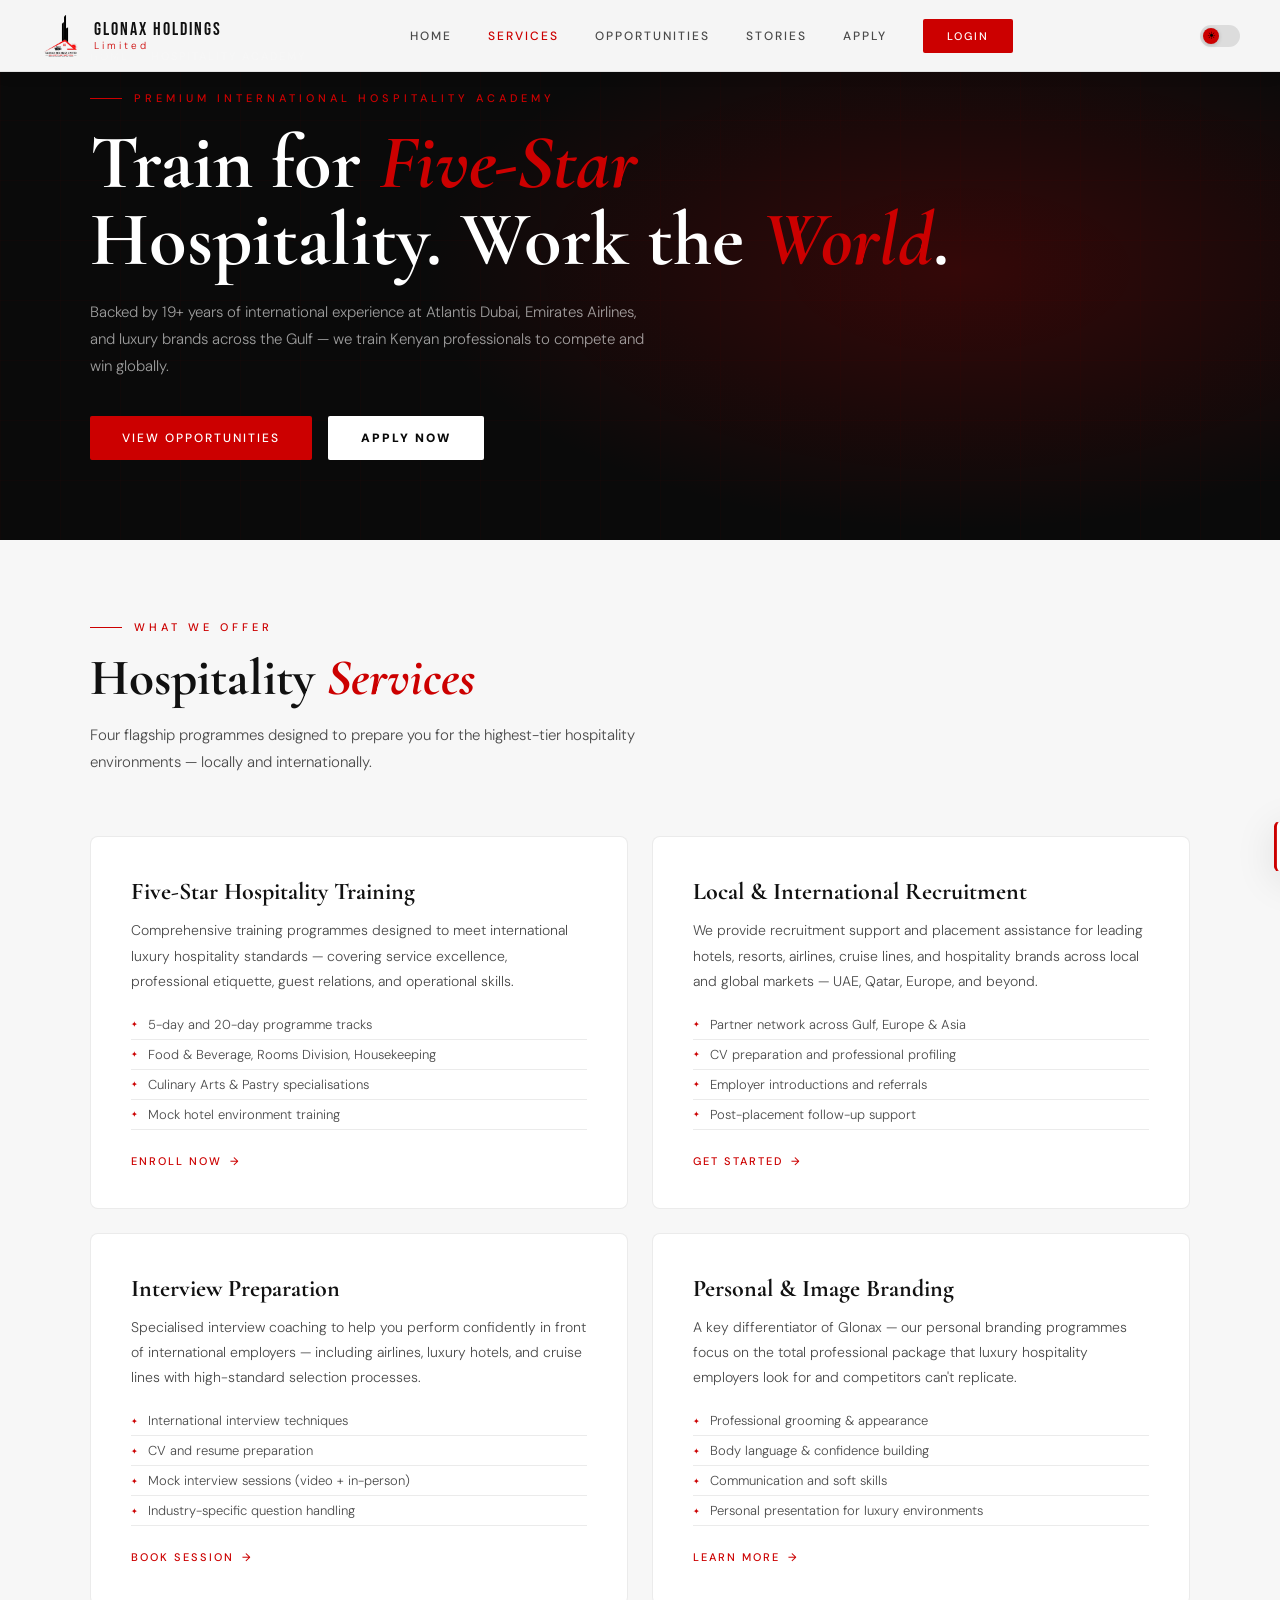
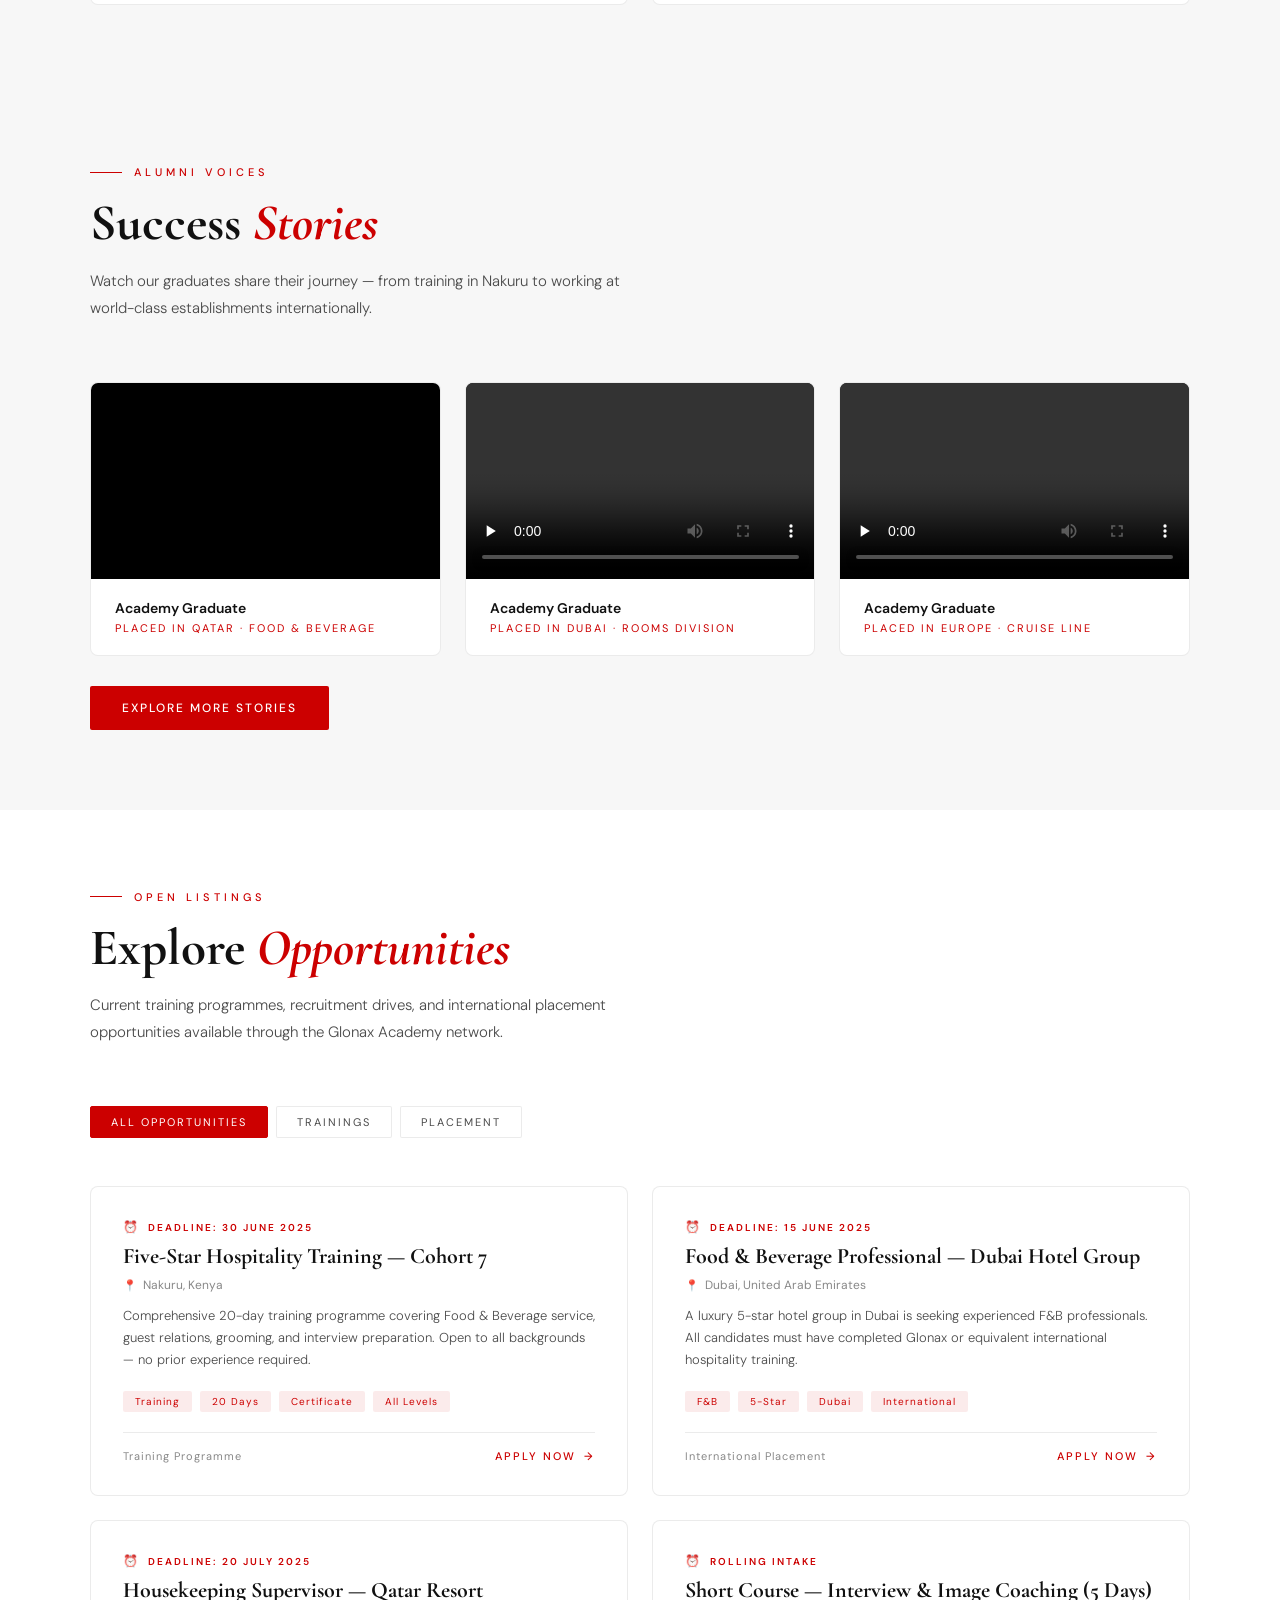
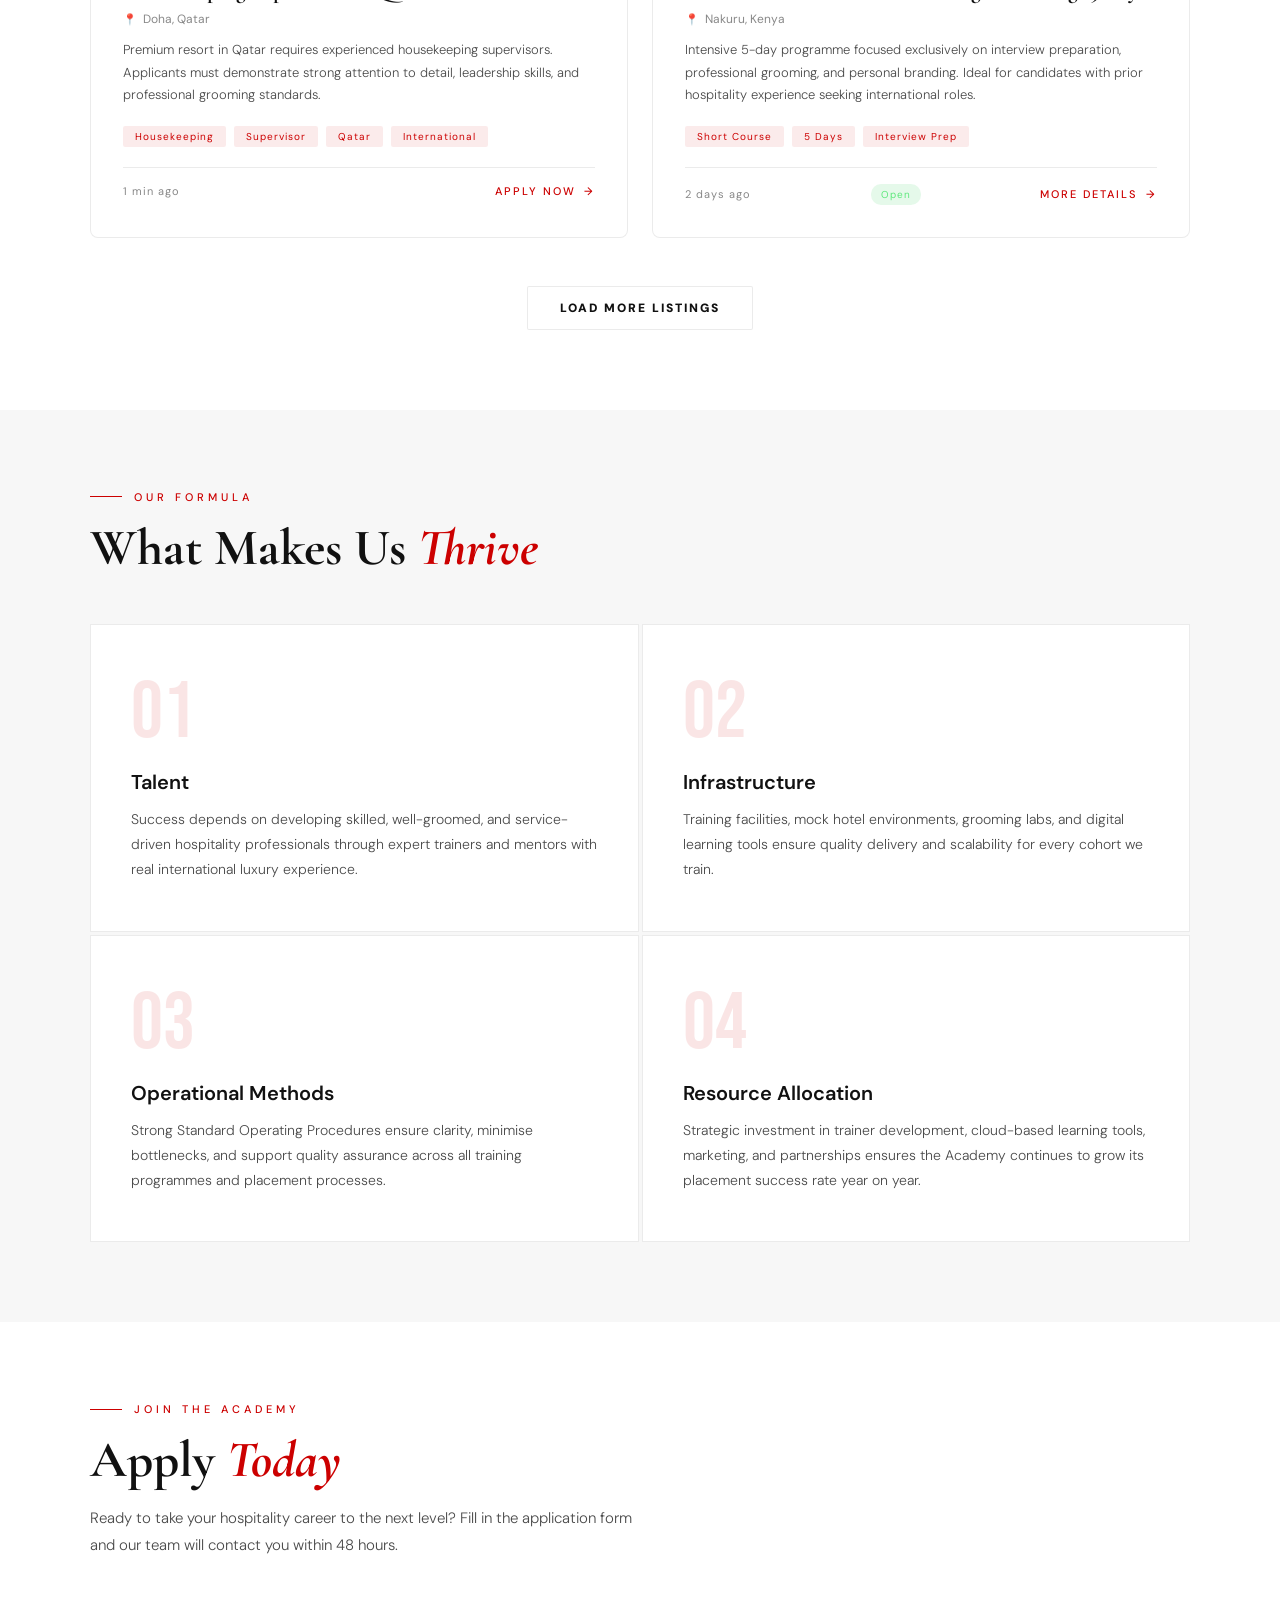
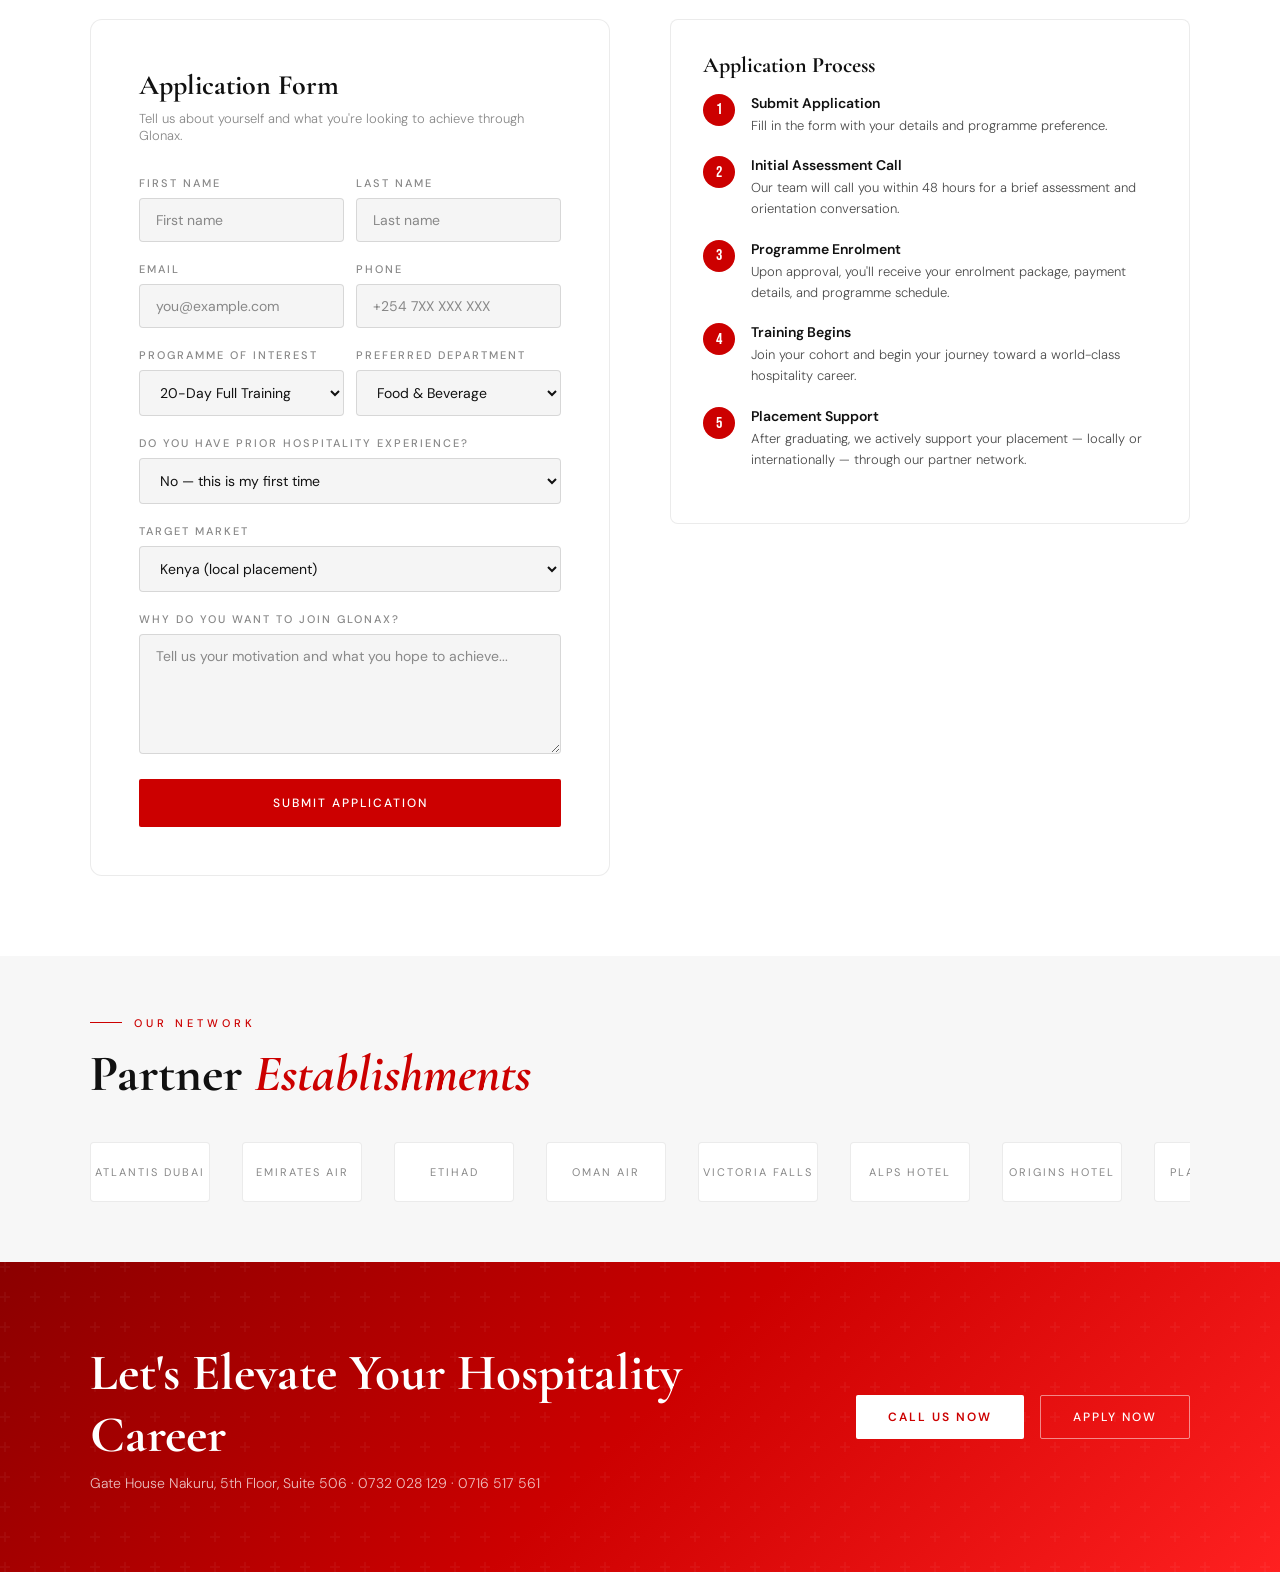
<file: hospitality.html>
<!DOCTYPE html>
<html lang="en">
<head>
<meta charset="UTF-8">
<meta name="viewport" content="width=device-width, initial-scale=1.0">
<title>Hospitality Academy — Glonax Holdings Limited</title>
<link rel="preconnect" href="https://fonts.googleapis.com">
<link href="https://fonts.googleapis.com/css2?family=Cormorant+Garamond:wght@300;400;600;700&family=DM+Sans:wght@300;400;500;600&family=Bebas+Neue&display=swap" rel="stylesheet">
<link rel="stylesheet" href="./style.css">
</head>
<body>
<div id="loader"><div class="loader-logo"><img src="./logo.png" alt=""></div><div class="loader-bar"><div class="loader-bar-fill"></div></div></div>
<div class="toast" id="toast"><div class="toast-icon">✦</div><div><strong id="toastTitle"></strong><span id="toastMsg"></span></div></div>
<div class="scroll-progress" id="scrollProgress"></div>

<nav id="mainNav">
  <div class="nav-logo" onclick="window.location.href='./index.html'"><img src="./logo.png" alt=""><div class="nav-brand">Glonax Holdings<span>Limited</span></div></div>
  <div class="nav-links">
    <a href="./index.html">Home</a>
    <a href="#hosp-services" style="color:var(--red)">Services</a>
    <a href="#hosp-opportunities">Opportunities</a>
    <a href="#hosp-stories">Stories</a>
    <a href="#hosp-apply">Apply</a>
    <a href="#" class="nav-cta" onclick="openModal('login');return false">Login</a>
  </div>
  <button class="theme-toggle" id="themeToggle" onclick="toggleTheme()"><div class="theme-toggle-thumb"><span class="theme-toggle-icon" id="themeIcon">☀</span></div></button>
  <div class="hamburger" id="hamburger" onclick="toggleMenu()"><span></span><span></span><span></span></div>
</nav>
<div class="mobile-menu" id="mobileMenu">
  <a href="./index.html" onclick="closeMobileMenu()">Home</a>
  <a href="#hosp-services" onclick="closeMobileMenu()">Services</a>
  <a href="#hosp-opportunities" onclick="closeMobileMenu()">Opportunities</a>
  <a href="#hosp-apply" onclick="closeMobileMenu()">Apply Now</a>
  <a href="#" onclick="openModal('login');closeMobileMenu();return false" style="color:var(--red)">Login / Register</a>
</div>

<!-- HERO -->
<section class="page-hero">
  <div class="page-hero-bg"></div><div class="page-hero-grid"></div>
  <div class="page-hero-inner">
    <div class="breadcrumb"><a href="./index.html">Home</a><span>/</span><span style="color:rgba(255,255,255,.6)">Hospitality Academy</span></div>
    <div class="page-hero-eyebrow">Premium International Hospitality Academy</div>
    <h1>Train for <em>Five-Star</em><br>Hospitality. Work the <em>World</em>.</h1>
    <p class="page-hero-sub">Backed by 19+ years of international experience at Atlantis Dubai, Emirates Airlines, and luxury brands across the Gulf — we train Kenyan professionals to compete and win globally.</p>
    <div style="display:flex;gap:16px;flex-wrap:wrap">
      <a href="#hosp-opportunities" class="btn-primary">View Opportunities</a>
      <a href="#hosp-apply" class="btn-outline">Apply Now</a>
    </div>
  </div>
</section>
<!-- SERVICES -->
<section id="hosp-services">
  <div class="section-inner">
    <div class="reveal"><div class="section-label">What We Offer</div><h2 class="section-title">Hospitality <em>Services</em></h2><p class="section-sub">Four flagship programmes designed to prepare you for the highest-tier hospitality environments — locally and internationally.</p></div>
    <div class="hosp-services-grid">
      <div class="hosp-svc-card reveal">
        <div class="hsvc-title">Five-Star Hospitality Training</div>
        <p class="hsvc-desc">Comprehensive training programmes designed to meet international luxury hospitality standards — covering service excellence, professional etiquette, guest relations, and operational skills.</p>
        <ul class="hsvc-list"><li>5-day and 20-day programme tracks</li><li>Food & Beverage, Rooms Division, Housekeeping</li><li>Culinary Arts & Pastry specialisations</li><li>Mock hotel environment training</li></ul>
        <a href="#hosp-apply" class="hsvc-cta">Enroll Now</a>
      </div>
      <div class="hosp-svc-card reveal reveal-delay-1">
        <div class="hsvc-title">Local & International Recruitment</div>
        <p class="hsvc-desc">We provide recruitment support and placement assistance for leading hotels, resorts, airlines, cruise lines, and hospitality brands across local and global markets — UAE, Qatar, Europe, and beyond.</p>
        <ul class="hsvc-list"><li>Partner network across Gulf, Europe & Asia</li><li>CV preparation and professional profiling</li><li>Employer introductions and referrals</li><li>Post-placement follow-up support</li></ul>
        <a href="#hosp-apply" class="hsvc-cta">Get Started</a>
      </div>
      <div class="hosp-svc-card reveal">
        <div class="hsvc-title">Interview Preparation</div>
        <p class="hsvc-desc">Specialised interview coaching to help you perform confidently in front of international employers — including airlines, luxury hotels, and cruise lines with high-standard selection processes.</p>
        <ul class="hsvc-list"><li>International interview techniques</li><li>CV and resume preparation</li><li>Mock interview sessions (video + in-person)</li><li>Industry-specific question handling</li></ul>
        <a href="#hosp-apply" class="hsvc-cta">Book Session</a>
      </div>
      <div class="hosp-svc-card reveal reveal-delay-1">
        <div class="hsvc-title">Personal & Image Branding</div>
        <p class="hsvc-desc">A key differentiator of Glonax — our personal branding programmes focus on the total professional package that luxury hospitality employers look for and competitors can't replicate.</p>
        <ul class="hsvc-list"><li>Professional grooming & appearance</li><li>Body language & confidence building</li><li>Communication and soft skills</li><li>Personal presentation for luxury environments</li></ul>
        <a href="#hosp-apply" class="hsvc-cta">Learn More</a>
      </div>
    </div>
  </div>
</section>

<!-- SUCCESS STORIES -->
<section id="hosp-stories">
  <div class="section-inner">
    <div class="reveal"><div class="section-label">Alumni Voices</div><h2 class="section-title">Success <em>Stories</em></h2><p class="section-sub">Watch our graduates share their journey — from training in Nakuru to working at world-class establishments internationally.</p></div>
    <div class="stories-grid">
      <div class="story-card reveal">
        <div class="story-video">
          <iframe width="560" height="315" src="https://www.youtube.com/embed/x8kdXiyZrPg?si=vHgvcXgN2xm1ZOqN" 
          title="YouTube video player" frameborder="0" allow="accelerometer; autoplay; clipboard-write; 
          encrypted-media; gyroscope; picture-in-picture; web-share" 
          referrerpolicy="strict-origin-when-cross-origin" allowfullscreen></iframe>
        </div>
        <div class="story-body"><div class="story-name">Academy Graduate</div><div class="story-role">Placed in Qatar · Food & Beverage</div></div>
      </div>
      <div class="story-card reveal reveal-delay-1">
        <div class="story-video">
          <video controls preload="none" poster="">
            <source src="./videos/success2.mp4" type="video/mp4">
          </video>
        </div>
        <div class="story-body"><div class="story-name">Academy Graduate</div><div class="story-role">Placed in Dubai · Rooms Division</div></div>
      </div>
      <div class="story-card reveal reveal-delay-2">
        <div class="story-video">
          <video controls preload="none" poster="">
            <source src="./videos/success3.mp4" type="video/mp4">
          </video>
        </div>
        <div class="story-body"><div class="story-name">Academy Graduate</div><div class="story-role">Placed in Europe · Cruise Line</div></div>
      </div>
    </div>
    <div class="about-btns">
      <a href="./testimonials.html" class="btn-primary">Explore More Stories</a>
    </div>
  </div>
</section>

<!-- JOB OPPORTUNITIES -->
<section id="hosp-opportunities">
  <div class="section-inner">
    <div class="reveal"><div class="section-label">Open Listings</div><h2 class="section-title">Explore <em>Opportunities</em></h2><p class="section-sub">Current training programmes, recruitment drives, and international placement opportunities available through the Glonax Academy network.</p></div>
    <div class="filter-tabs">
      <button class="filter-tab active" onclick="filterOpportunities(this, 'all')">All Opportunities</button>
      <button class="filter-tab" onclick="filterOpportunities(this, 'trainings')">Trainings</button>
      <button class="filter-tab" onclick="filterOpportunities(this, 'placement')">Placement</button>
    </div>
    <div class="opp-grid">
      <div class="opp-card reveal" data-division="trainings">
        <div class="opp-deadline">Deadline: 30 June 2025</div>
        <div class="opp-title">Five-Star Hospitality Training — Cohort 7</div>
        <div class="opp-location">Nakuru, Kenya</div>
        <p class="opp-desc">Comprehensive 20-day training programme covering Food & Beverage service, guest relations, grooming, and interview preparation. Open to all backgrounds — no prior experience required.</p>
        <div class="opp-tags"><span class="opp-tag">Training</span><span class="opp-tag">20 Days</span><span class="opp-tag">Certificate</span><span class="opp-tag">All Levels</span></div>
        <div class="opp-footer"><span class="opp-type">Training Programme</span><a href="#hosp-apply" class="hsvc-cta">Apply Now</a></div>
      </div>
      <div class="opp-card reveal reveal-delay-1" data-division="trainings">
        <div class="opp-deadline">Deadline: 15 June 2025</div>
        <div class="opp-title">Food & Beverage Professional — Dubai Hotel Group</div>
        <div class="opp-location">Dubai, United Arab Emirates</div>
        <p class="opp-desc">A luxury 5-star hotel group in Dubai is seeking experienced F&B professionals. All candidates must have completed Glonax or equivalent international hospitality training.</p>
        <div class="opp-tags"><span class="opp-tag">F&B</span><span class="opp-tag">5-Star</span><span class="opp-tag">Dubai</span><span class="opp-tag">International</span></div>
        <div class="opp-footer"><span class="opp-type">International Placement</span><a href="#hosp-apply" class="hsvc-cta">Apply Now</a></div>
      </div>
      <div class="opp-card reveal" data-division="placement">
        <div class="opp-deadline">Deadline: 20 July 2025</div>
        <div class="opp-title">Housekeeping Supervisor — Qatar Resort</div>
        <div class="opp-location">Doha, Qatar</div>
        <p class="opp-desc">Premium resort in Qatar requires experienced housekeeping supervisors. Applicants must demonstrate strong attention to detail, leadership skills, and professional grooming standards.</p>
        <div class="opp-tags"><span class="opp-tag">Housekeeping</span><span class="opp-tag">Supervisor</span><span class="opp-tag">Qatar</span><span class="opp-tag">International</span></div>
        <div class="opp-footer"><span class="opp-type">1 min ago</span><a href="#hosp-apply" class="hsvc-cta">Apply Now</a></div>
      </div>
      <div class="opp-card reveal reveal-delay-1" data-division="trainings">
        <div class="opp-deadline">Rolling intake</div>
        <div class="opp-title">Short Course — Interview & Image Coaching (5 Days)</div>
        <div class="opp-location">Nakuru, Kenya</div>
        <p class="opp-desc">Intensive 5-day programme focused exclusively on interview preparation, professional grooming, and personal branding. Ideal for candidates with prior hospitality experience seeking international roles.</p>
        <div class="opp-tags"><span class="opp-tag">Short Course</span><span class="opp-tag">5 Days</span><span class="opp-tag">Interview Prep</span></div>
        <div class="opp-footer"><span class="opp-type">2 days ago</span><span class="opp-badge-status status-open">Open</span><a href="#hosp-apply" class="hsvc-cta">More details</a></div>
      </div>
    </div>
    <div style="text-align:center;margin-top:48px">
      <button class="btn-outline" style="color:var(--text-primary);border-color:var(--card-border)" onclick="showToast('Loading…','More listings coming soon.')">Load More Listings</button>
    </div>
  </div>
</section>

<!-- WHAT MAKES US THRIVE -->
<section id="hosp-pillars">
  <div class="section-inner">
    <div class="reveal"><div class="section-label">Our Formula</div><h2 class="section-title">What Makes Us <em>Thrive</em></h2></div>
    <div class="pillars-grid">
      <div class="pillar-card reveal"><div class="pillar-num">01</div><div class="pillar-title">Talent</div><p class="pillar-desc">Success depends on developing skilled, well-groomed, and service-driven hospitality professionals through expert trainers and mentors with real international luxury experience.</p></div>
      <div class="pillar-card reveal reveal-delay-1"><div class="pillar-num">02</div><div class="pillar-title">Infrastructure</div><p class="pillar-desc">Training facilities, mock hotel environments, grooming labs, and digital learning tools ensure quality delivery and scalability for every cohort we train.</p></div>
      <div class="pillar-card reveal"><div class="pillar-num">03</div><div class="pillar-title">Operational Methods</div><p class="pillar-desc">Strong Standard Operating Procedures ensure clarity, minimise bottlenecks, and support quality assurance across all training programmes and placement processes.</p></div>
      <div class="pillar-card reveal reveal-delay-1"><div class="pillar-num">04</div><div class="pillar-title">Resource Allocation</div><p class="pillar-desc">Strategic investment in trainer development, cloud-based learning tools, marketing, and partnerships ensures the Academy continues to grow its placement success rate year on year.</p></div>
    </div>
  </div>
</section>

<!-- APPLY FORM -->
<section id="hosp-apply">
  <div class="section-inner">
    <div class="reveal"><div class="section-label">Join the Academy</div><h2 class="section-title">Apply <em>Today</em></h2><p class="section-sub">Ready to take your hospitality career to the next level? Fill in the application form and our team will contact you within 48 hours.</p></div>
    <div class="apply-grid">
      <div class="apply-card reveal">
        <h3>Application Form</h3><p>Tell us about yourself and what you're looking to achieve through Glonax.</p>
        <div class="form-row">
          <div class="form-group"><label>First Name</label><input type="text" placeholder="First name"></div>
          <div class="form-group"><label>Last Name</label><input type="text" placeholder="Last name"></div>
        </div>
        <div class="form-row">
          <div class="form-group"><label>Email</label><input type="email" placeholder="you@example.com"></div>
          <div class="form-group"><label>Phone</label><input type="tel" placeholder="+254 7XX XXX XXX"></div>
        </div>
        <div class="form-row">
          <div class="form-group"><label>Programme of Interest</label><select><option>20-Day Full Training</option><option>5-Day Short Course</option><option>International Recruitment</option><option>Interview Coaching Only</option><option>Image & Personal Branding</option></select></div>
          <div class="form-group"><label>Preferred Department</label><select><option>Food & Beverage</option><option>Rooms Division</option><option>Housekeeping</option><option>Culinary Arts</option><option>Pastry</option><option>Other</option></select></div>
        </div>
        <div class="form-group"><label>Do you have prior hospitality experience?</label><select><option>No — this is my first time</option><option>Yes — local hospitality (1–2 years)</option><option>Yes — local hospitality (3+ years)</option><option>Yes — international hospitality experience</option></select></div>
        <div class="form-group"><label>Target Market</label><select><option>Kenya (local placement)</option><option>UAE / Dubai</option><option>Qatar</option><option>Europe</option><option>Cruise Lines</option><option>Open to any</option></select></div>
        <div class="form-group"><label>Why do you want to join Glonax?</label><textarea placeholder="Tell us your motivation and what you hope to achieve..."></textarea></div>
        <button class="btn-primary" style="width:100%;padding:16px" onclick="showToast('Application Received ✦','Our team will contact you within 48 hours.')">Submit Application</button>
      </div>
      <div class="reveal reveal-delay-2">
        <div class="apply-info">
          <h4>Application Process</h4>
          <div class="apply-step"><div class="step-num">1</div><div class="step-content"><h5>Submit Application</h5><p>Fill in the form with your details and programme preference.</p></div></div>
          <div class="apply-step"><div class="step-num">2</div><div class="step-content"><h5>Initial Assessment Call</h5><p>Our team will call you within 48 hours for a brief assessment and orientation conversation.</p></div></div>
          <div class="apply-step"><div class="step-num">3</div><div class="step-content"><h5>Programme Enrolment</h5><p>Upon approval, you'll receive your enrolment package, payment details, and programme schedule.</p></div></div>
          <div class="apply-step"><div class="step-num">4</div><div class="step-content"><h5>Training Begins</h5><p>Join your cohort and begin your journey toward a world-class hospitality career.</p></div></div>
          <div class="apply-step"><div class="step-num">5</div><div class="step-content"><h5>Placement Support</h5><p>After graduating, we actively support your placement — locally or internationally — through our partner network.</p></div></div>
        </div>
      </div>
    </div>
  </div>
</section>

<!-- PARTNERS -->
<div id="hosp-partners">
  <div class="section-inner">
    <div class="reveal"><div class="section-label">Our Network</div><h2 class="section-title">Partner <em>Establishments</em></h2></div>
    <div class="marquee-wrap">
      <div class="marquee-track-p">
        <div class="partner-logo">Atlantis Dubai</div><div class="partner-logo">Emirates Air</div><div class="partner-logo">Etihad</div><div class="partner-logo">Oman Air</div><div class="partner-logo">Victoria Falls</div><div class="partner-logo">Alps Hotel</div><div class="partner-logo">Origins Hotel</div><div class="partner-logo">Platinum 7D</div>
        <div class="partner-logo">Atlantis Dubai</div><div class="partner-logo">Emirates Air</div><div class="partner-logo">Etihad</div><div class="partner-logo">Oman Air</div><div class="partner-logo">Victoria Falls</div><div class="partner-logo">Alps Hotel</div><div class="partner-logo">Origins Hotel</div><div class="partner-logo">Platinum 7D</div>
      </div>
    </div>
  </div>
</div>

<div id="contact-cta"><div class="cta-inner"><div class="cta-text"><h2>Let's Elevate Your Hospitality Career</h2><p>Gate House Nakuru, 5th Floor, Suite 506 · 0732 028 129 · 0716 517 561</p></div><div class="cta-btns"><a href="tel:+254732028129" class="btn-white">Call Us Now</a><a href="#hosp-apply" class="btn-ghost">Apply Now</a></div></div></div>
<script src="./script.js"></script>
</body>
</html>
</file>
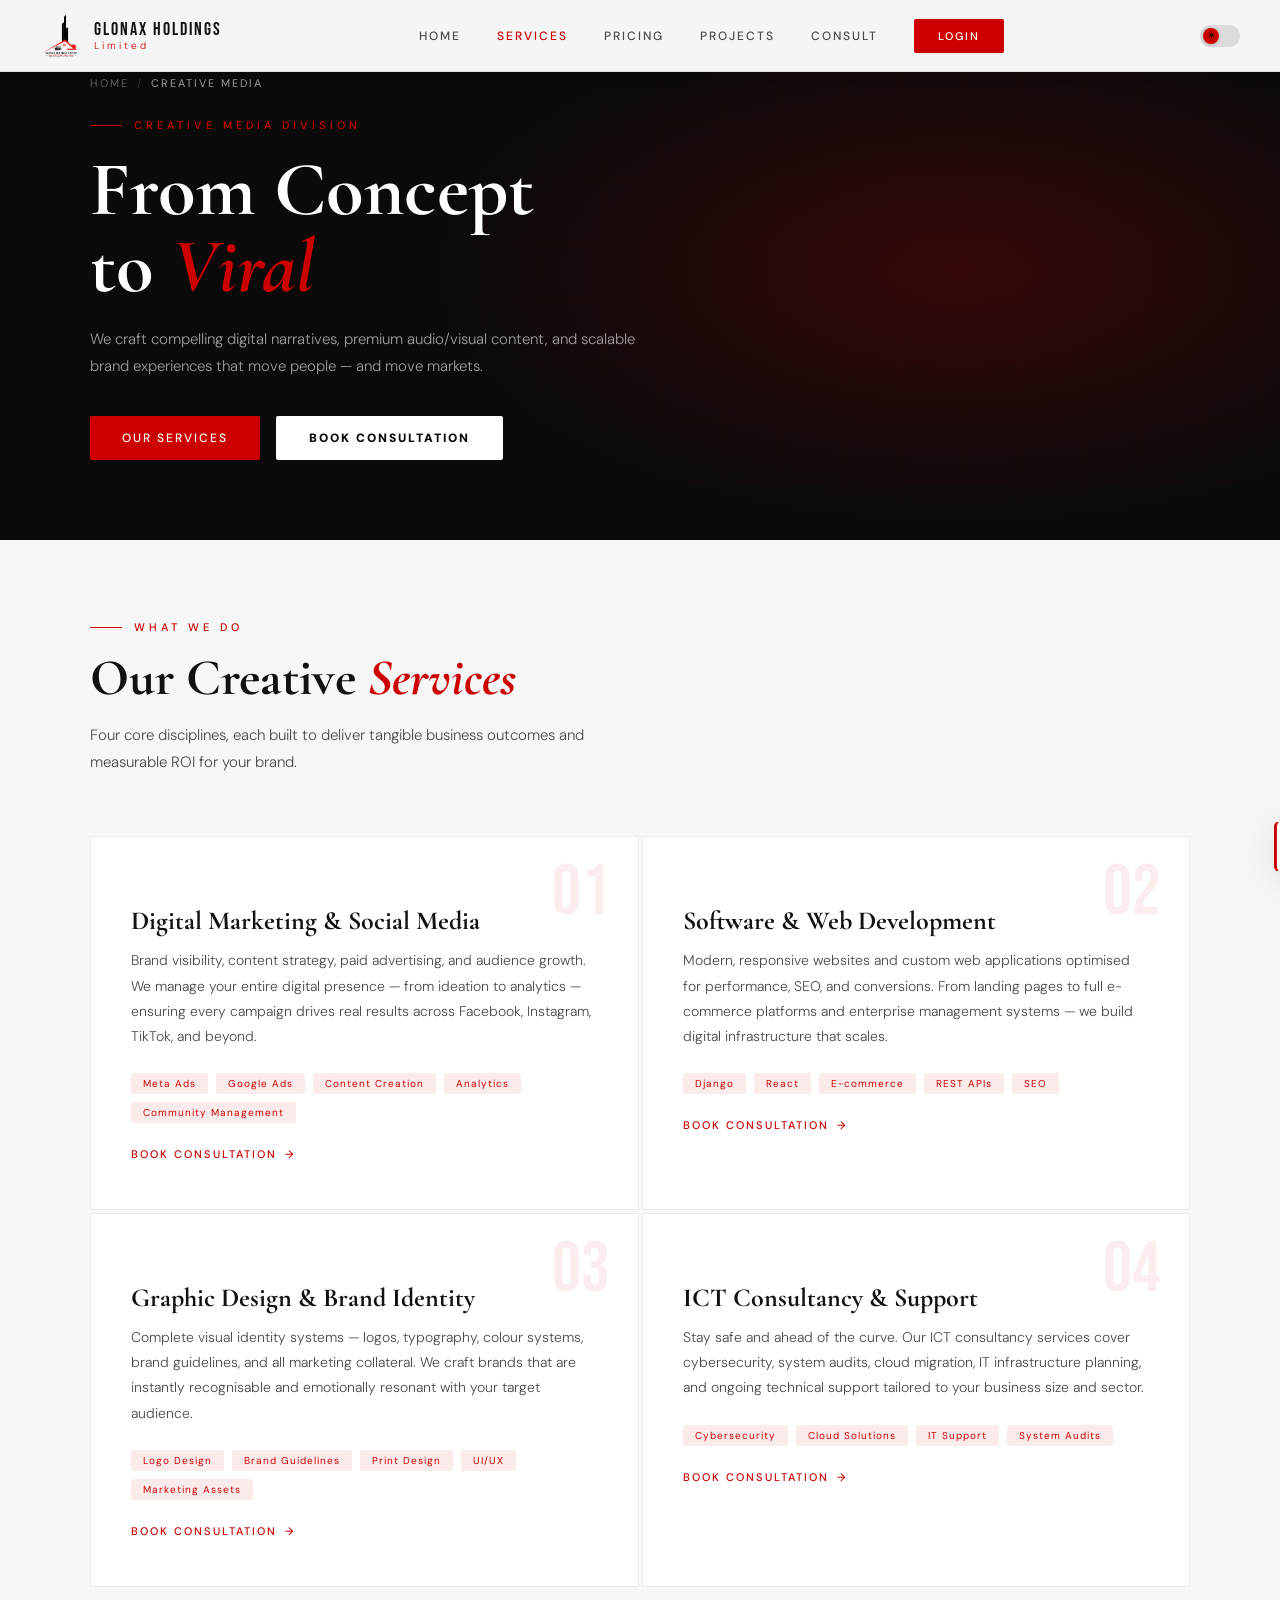
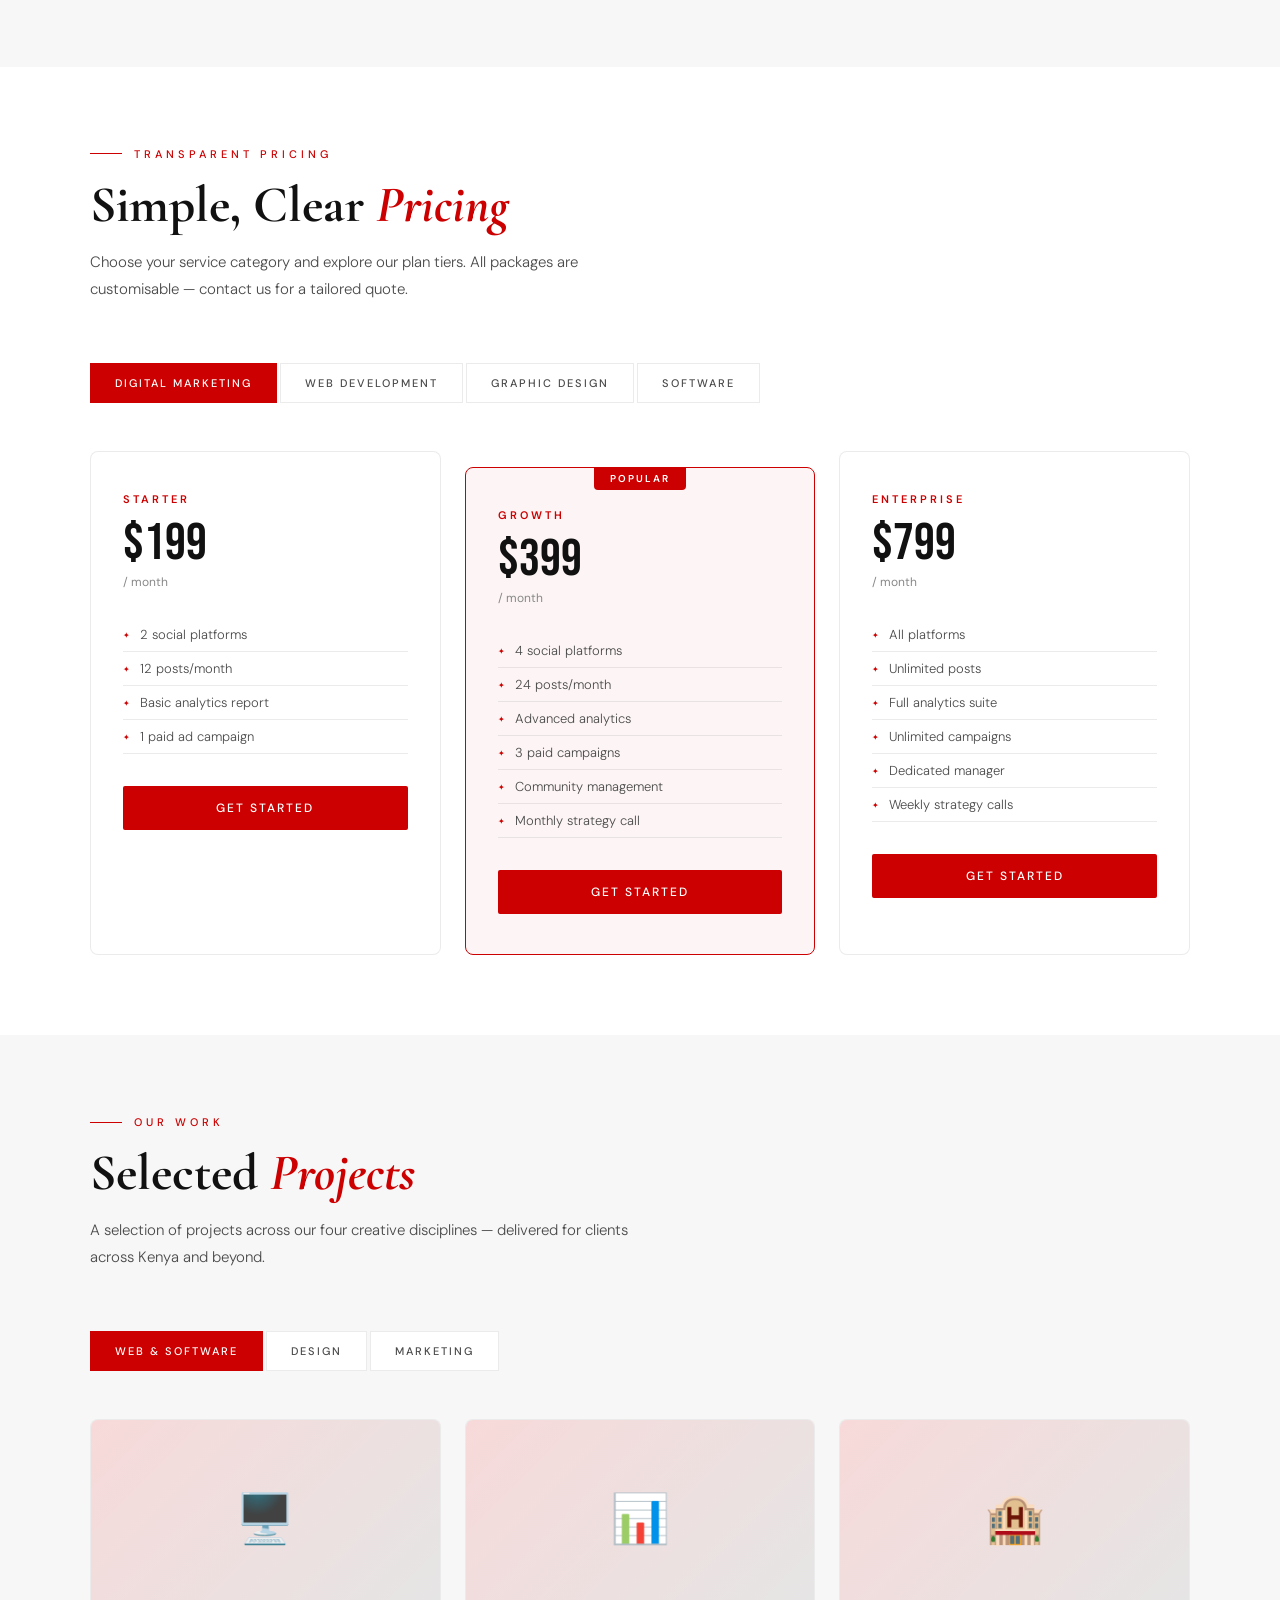
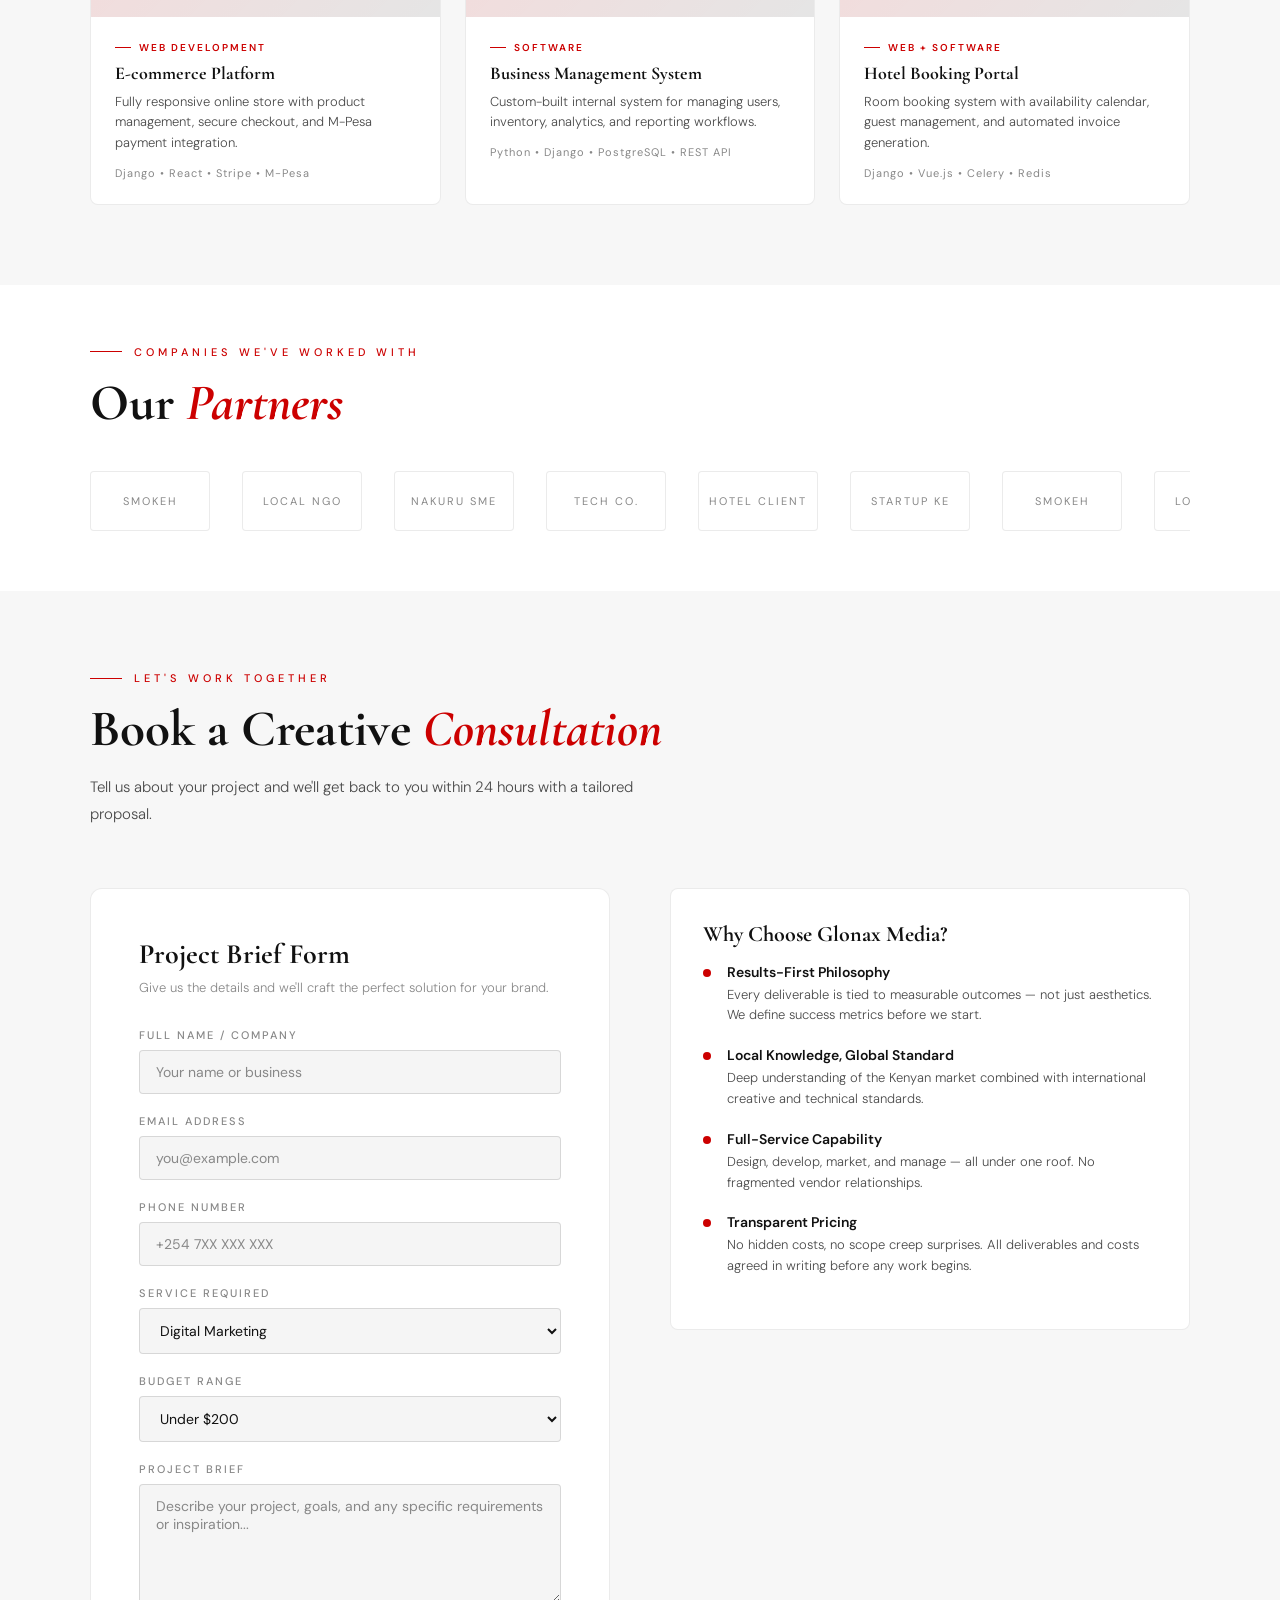
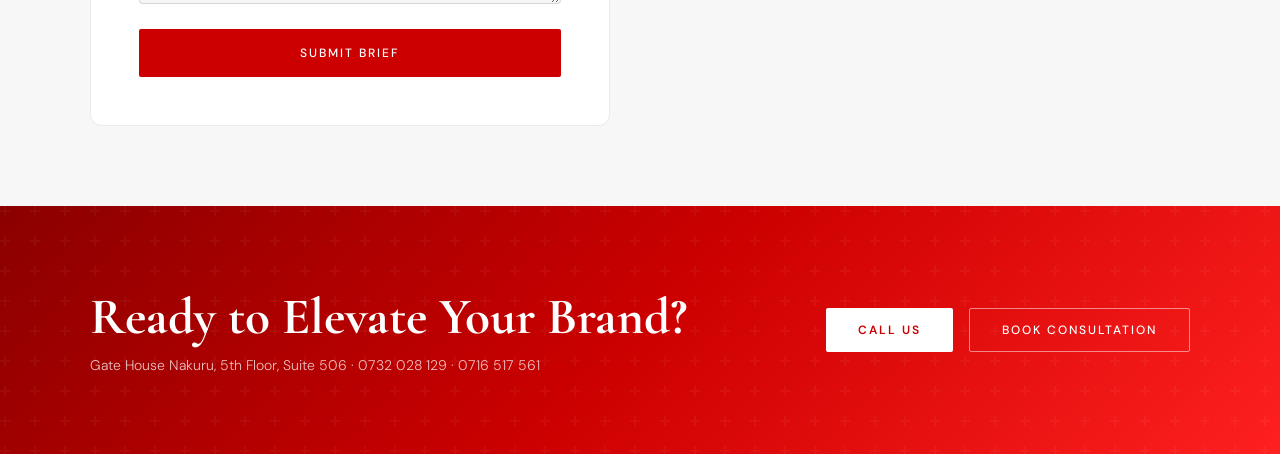
<file: media.html>
<!DOCTYPE html>
<html lang="en">
<head>
<meta charset="UTF-8">
<meta name="viewport" content="width=device-width, initial-scale=1.0">
<title>Creative Media — Glonax Holdings Limited</title>
<link rel="preconnect" href="https://fonts.googleapis.com">
<link href="https://fonts.googleapis.com/css2?family=Cormorant+Garamond:wght@300;400;600;700&family=DM+Sans:wght@300;400;500;600&family=Bebas+Neue&display=swap" rel="stylesheet">
<link rel="stylesheet" href="./style.css">
</head>
<body>
<div id="loader"><div class="loader-logo"><img src="./logo.png" alt=""></div><div class="loader-bar"><div class="loader-bar-fill"></div></div></div>
<div class="toast" id="toast"><div class="toast-icon">✦</div><div><strong id="toastTitle"></strong><span id="toastMsg"></span></div></div>
<div class="scroll-progress" id="scrollProgress"></div>

<nav id="mainNav">
  <div class="nav-logo" onclick="window.location.href='./index.html'"><img src="./logo.png" alt=""><div class="nav-brand">Glonax Holdings<span>Limited</span></div></div>
  <div class="nav-links">
    <a href="./index.html">Home</a>
    <a href="#media-services" style="color:var(--red)">Services</a>
    <a href="#media-pricing">Pricing</a>
    <a href="#media-projects">Projects</a>
    <a href="#media-consult">Consult</a>
    <a href="#" class="nav-cta" onclick="openModal('login');return false">Login</a>
  </div>
  <button class="theme-toggle" id="themeToggle" onclick="toggleTheme()"><div class="theme-toggle-thumb"><span class="theme-toggle-icon" id="themeIcon">☀</span></div></button>
  <div class="hamburger" id="hamburger" onclick="toggleMenu()"><span></span><span></span><span></span></div>
</nav>
<div class="mobile-menu" id="mobileMenu">
  <a href="./index.html" onclick="closeMobileMenu()">Home</a>
  <a href="#media-services" onclick="closeMobileMenu()">Services</a>
  <a href="#media-pricing" onclick="closeMobileMenu()">Pricing</a>
  <a href="#media-projects" onclick="closeMobileMenu()">Projects</a>
  <a href="#" onclick="openModal('login');closeMobileMenu();return false" style="color:var(--red)">Login / Register</a>
</div>

<!-- HERO -->
<section class="page-hero">
  <div class="page-hero-bg"></div><div class="page-hero-grid"></div>
  <div class="page-hero-inner">
    <div class="breadcrumb"><a href="./index.html">Home</a><span>/</span><span style="color:rgba(255,255,255,.6)">Creative Media</span></div>
    <div class="page-hero-eyebrow">Creative Media Division</div>
    <h1>From Concept<br>to <em>Viral</em></h1>
    <p class="page-hero-sub">We craft compelling digital narratives, premium audio/visual content, and scalable brand experiences that move people — and move markets.</p>
    <div style="display:flex;gap:16px;flex-wrap:wrap">
      <a href="#media-services" class="btn-primary">Our Services</a>
      <a href="#media-consult" class="btn-outline">Book Consultation</a>
    </div>
  </div>
</section>

<!-- SERVICES -->
<section id="media-services">
  <div class="section-inner">
    <div class="reveal"><div class="section-label">What We Do</div><h2 class="section-title">Our Creative <em>Services</em></h2><p class="section-sub">Four core disciplines, each built to deliver tangible business outcomes and measurable ROI for your brand.</p></div>
    <div class="media-services-grid">
      <div class="media-svc-card reveal">
        <span class="msvc-icon"></span><div class="msvc-num">01</div>
        <div class="msvc-title">Digital Marketing & Social Media</div>
        <p class="msvc-desc">Brand visibility, content strategy, paid advertising, and audience growth. We manage your entire digital presence — from ideation to analytics — ensuring every campaign drives real results across Facebook, Instagram, TikTok, and beyond.</p>
        <div class="msvc-tags"><span class="msvc-tag">Meta Ads</span><span class="msvc-tag">Google Ads</span><span class="msvc-tag">Content Creation</span><span class="msvc-tag">Analytics</span><span class="msvc-tag">Community Management</span></div>
        <a href="#media-consult" class="msvc-cta">Book Consultation</a>
      </div>
      <div class="media-svc-card reveal reveal-delay-1">
        <span class="msvc-icon"></span><div class="msvc-num">02</div>
        <div class="msvc-title">Software & Web Development</div>
        <p class="msvc-desc">Modern, responsive websites and custom web applications optimised for performance, SEO, and conversions. From landing pages to full e-commerce platforms and enterprise management systems — we build digital infrastructure that scales.</p>
        <div class="msvc-tags"><span class="msvc-tag">Django</span><span class="msvc-tag">React</span><span class="msvc-tag">E-commerce</span><span class="msvc-tag">REST APIs</span><span class="msvc-tag">SEO</span></div>
        <a href="#media-consult" class="msvc-cta">Book Consultation</a>
      </div>
      <div class="media-svc-card reveal">
        <span class="msvc-icon"></span><div class="msvc-num">03</div>
        <div class="msvc-title">Graphic Design & Brand Identity</div>
        <p class="msvc-desc">Complete visual identity systems — logos, typography, colour systems, brand guidelines, and all marketing collateral. We craft brands that are instantly recognisable and emotionally resonant with your target audience.</p>
        <div class="msvc-tags"><span class="msvc-tag">Logo Design</span><span class="msvc-tag">Brand Guidelines</span><span class="msvc-tag">Print Design</span><span class="msvc-tag">UI/UX</span><span class="msvc-tag">Marketing Assets</span></div>
        <a href="#media-consult" class="msvc-cta">Book Consultation</a>
      </div>
      <div class="media-svc-card reveal reveal-delay-1">
        <span class="msvc-icon"></span><div class="msvc-num">04</div>
        <div class="msvc-title">ICT Consultancy & Support</div>
        <p class="msvc-desc">Stay safe and ahead of the curve. Our ICT consultancy services cover cybersecurity, system audits, cloud migration, IT infrastructure planning, and ongoing technical support tailored to your business size and sector.</p>
        <div class="msvc-tags"><span class="msvc-tag">Cybersecurity</span><span class="msvc-tag">Cloud Solutions</span><span class="msvc-tag">IT Support</span><span class="msvc-tag">System Audits</span></div>
        <a href="#media-consult" class="msvc-cta">Book Consultation</a>
      </div>
    </div>
  </div>
</section>

<!-- PRICING -->
<section id="media-pricing">
  <div class="section-inner">
    <div class="reveal"><div class="section-label">Transparent Pricing</div><h2 class="section-title">Simple, Clear <em>Pricing</em></h2><p class="section-sub">Choose your service category and explore our plan tiers. All packages are customisable — contact us for a tailored quote.</p></div>
    <div class="pricing-tabs-wrap">
      <button class="pricing-tab active" onclick="switchPricingTab(this,'p-marketing')">Digital Marketing</button>
      <button class="pricing-tab" onclick="switchPricingTab(this,'p-web')">Web Development</button>
      <button class="pricing-tab" onclick="switchPricingTab(this,'p-design')">Graphic Design</button>
      <button class="pricing-tab" onclick="switchPricingTab(this,'p-software')">Software</button>
    </div>
    <!-- Digital Marketing -->
    <div class="pricing-panel active" id="p-marketing">
      <div class="price-card reveal">
        <div class="price-tier">Starter</div>
        <div class="price-amount">$199</div><div class="price-period">/ month</div>
        <ul class="price-features"><li>2 social platforms</li><li>12 posts/month</li><li>Basic analytics report</li><li>1 paid ad campaign</li></ul>
        <a href="#media-consult" class="btn-primary" style="text-decoration:none;text-align:center;display:block">Get Started</a>
      </div>
      <div class="price-card featured-price reveal reveal-delay-1" style="margin-top:16px">
        <div class="price-tier">Growth</div>
        <div class="price-amount">$399</div><div class="price-period">/ month</div>
        <ul class="price-features"><li>4 social platforms</li><li>24 posts/month</li><li>Advanced analytics</li><li>3 paid campaigns</li><li>Community management</li><li>Monthly strategy call</li></ul>
        <a href="#media-consult" class="btn-primary" style="text-decoration:none;text-align:center;display:block">Get Started</a>
      </div>
      <div class="price-card reveal reveal-delay-2">
        <div class="price-tier">Enterprise</div>
        <div class="price-amount">$799</div><div class="price-period">/ month</div>
        <ul class="price-features"><li>All platforms</li><li>Unlimited posts</li><li>Full analytics suite</li><li>Unlimited campaigns</li><li>Dedicated manager</li><li>Weekly strategy calls</li></ul>
        <a href="#media-consult" class="btn-primary" style="text-decoration:none;text-align:center;display:block">Get Started</a>
      </div>
    </div>
    <!-- Web Dev -->
    <div class="pricing-panel" id="p-web">
      <div class="price-card reveal"><div class="price-tier">Landing Page</div><div class="price-amount">$299</div><div class="price-period">once-off</div><ul class="price-features"><li>1-page responsive design</li><li>SEO optimised</li><li>Contact form</li><li>Google Analytics</li></ul><a href="#media-consult" class="btn-primary" style="text-decoration:none;text-align:center;display:block">Request Quote</a></div>
      <div class="price-card featured-price reveal reveal-delay-1" style="margin-top:16px"><div class="price-tier">Business Website</div><div class="price-amount">$599</div><div class="price-period">once-off</div><ul class="price-features"><li>Up to 10 pages</li><li>Responsive design</li><li>CMS integration</li><li>SEO + performance</li><li>3-month support</li></ul><a href="#media-consult" class="btn-primary" style="text-decoration:none;text-align:center;display:block">Request Quote</a></div>
      <div class="price-card reveal reveal-delay-2"><div class="price-tier">E-commerce</div><div class="price-amount">$1,299</div><div class="price-period">once-off</div><ul class="price-features"><li>Full online store</li><li>Payment integration</li><li>Product management</li><li>Order tracking</li><li>6-month support</li></ul><a href="#media-consult" class="btn-primary" style="text-decoration:none;text-align:center;display:block">Request Quote</a></div>
    </div>
    <!-- Design -->
    <div class="pricing-panel" id="p-design">
      <div class="price-card reveal"><div class="price-tier">Logo Only</div><div class="price-amount">$99</div><div class="price-period">once-off</div><ul class="price-features"><li>3 logo concepts</li><li>2 revision rounds</li><li>All file formats</li></ul><a href="#media-consult" class="btn-primary" style="text-decoration:none;text-align:center;display:block">Request Quote</a></div>
      <div class="price-card featured-price reveal reveal-delay-1" style="margin-top:16px"><div class="price-tier">Brand Package</div><div class="price-amount">$299</div><div class="price-period">once-off</div><ul class="price-features"><li>Logo + identity</li><li>Brand guidelines</li><li>Business card design</li><li>Social media kit</li><li>Marketing assets</li></ul><a href="#media-consult" class="btn-primary" style="text-decoration:none;text-align:center;display:block">Request Quote</a></div>
      <div class="price-card reveal reveal-delay-2"><div class="price-tier">Full Identity</div><div class="price-amount">$599</div><div class="price-period">once-off</div><ul class="price-features"><li>Complete brand system</li><li>Website mockups</li><li>All print materials</li><li>Brand strategy doc</li><li>Unlimited revisions</li></ul><a href="#media-consult" class="btn-primary" style="text-decoration:none;text-align:center;display:block">Request Quote</a></div>
    </div>
    <!-- Software -->
    <div class="pricing-panel" id="p-software">
      <div class="price-card reveal"><div class="price-tier">MVP System</div><div class="price-amount">$1,500</div><div class="price-period">starting from</div><ul class="price-features"><li>Core features only</li><li>Web-based</li><li>Basic reporting</li><li>3-month support</li></ul><a href="#media-consult" class="btn-primary" style="text-decoration:none;text-align:center;display:block">Request Quote</a></div>
      <div class="price-card featured-price reveal reveal-delay-1" style="margin-top:16px"><div class="price-tier">Business System</div><div class="price-amount">$3,500</div><div class="price-period">starting from</div><ul class="price-features"><li>Custom features</li><li>User management</li><li>Full analytics</li><li>API integration</li><li>6-month support</li></ul><a href="#media-consult" class="btn-primary" style="text-decoration:none;text-align:center;display:block">Request Quote</a></div>
      <div class="price-card reveal reveal-delay-2"><div class="price-tier">Enterprise</div><div class="price-amount">Custom</div><div class="price-period">tailored quote</div><ul class="price-features"><li>Full custom build</li><li>Multi-user / roles</li><li>Advanced integrations</li><li>Scalable architecture</li><li>12-month support + SLA</li></ul><a href="#media-consult" class="btn-primary" style="text-decoration:none;text-align:center;display:block">Request Quote</a></div>
    </div>
  </div>
</section>

<!-- PROJECTS -->
<section id="media-projects">
  <div class="section-inner">
    <div class="reveal"><div class="section-label">Our Work</div><h2 class="section-title">Selected <em>Projects</em></h2><p class="section-sub">A selection of projects across our four creative disciplines — delivered for clients across Kenya and beyond.</p></div>
    <div class="projects-tabs-wrap">
      <button class="pricing-tab active" onclick="switchProjectTab(this,'proj-web')">Web & Software</button>
      <button class="pricing-tab" onclick="switchProjectTab(this,'proj-design')">Design</button>
      <button class="pricing-tab" onclick="switchProjectTab(this,'proj-marketing')">Marketing</button>
    </div>
    <div class="projects-panel active" id="proj-web">
      <div class="project-card-m reveal"><div class="project-img-m">🖥️</div><div class="project-body-m"><div class="project-cat">Web Development</div><div class="project-title-m">E-commerce Platform</div><p class="project-desc-m">Fully responsive online store with product management, secure checkout, and M-Pesa payment integration.</p><div class="tech-stack">Django • React • Stripe • M-Pesa</div></div></div>
      <div class="project-card-m reveal reveal-delay-1"><div class="project-img-m">📊</div><div class="project-body-m"><div class="project-cat">Software</div><div class="project-title-m">Business Management System</div><p class="project-desc-m">Custom-built internal system for managing users, inventory, analytics, and reporting workflows.</p><div class="tech-stack">Python • Django • PostgreSQL • REST API</div></div></div>
      <div class="project-card-m reveal reveal-delay-2"><div class="project-img-m">🏨</div><div class="project-body-m"><div class="project-cat">Web + Software</div><div class="project-title-m">Hotel Booking Portal</div><p class="project-desc-m">Room booking system with availability calendar, guest management, and automated invoice generation.</p><div class="tech-stack">Django • Vue.js • Celery • Redis</div></div></div>
    </div>
    <div class="projects-panel" id="proj-design">
      <div class="project-card-m reveal"><div class="project-img-m">🎨</div><div class="project-body-m"><div class="project-cat">Brand Identity</div><div class="project-title-m">NGO Visual Rebrand</div><p class="project-desc-m">Complete visual identity overhaul including logo, brand guidelines, and all print and digital collateral.</p><div class="tech-stack">Illustrator • Figma • Photoshop</div></div></div>
      <div class="project-card-m reveal reveal-delay-1"><div class="project-img-m">📦</div><div class="project-body-m"><div class="project-cat">Packaging Design</div><div class="project-title-m">FMCG Product Packaging</div><p class="project-desc-m">Product label and packaging design for a Kenyan consumer goods brand — shelf-ready and print-optimised.</p><div class="tech-stack">Illustrator • Photoshop</div></div></div>
      <div class="project-card-m reveal reveal-delay-2"><div class="project-img-m">🏢</div><div class="project-body-m"><div class="project-cat">Corporate Identity</div><div class="project-title-m">SME Brand Package</div><p class="project-desc-m">Full brand identity for a growing Nakuru-based SME — logo, stationery, social kit, and signage system.</p><div class="tech-stack">Figma • Canva Pro • Illustrator</div></div></div>
    </div>
    <div class="projects-panel" id="proj-marketing">
      <div class="project-card-m reveal"><div class="project-img-m">📈</div><div class="project-body-m"><div class="project-cat">Social Media</div><div class="project-title-m">SME Growth Campaign</div><p class="project-desc-m">3× follower growth and 200% increase in page engagement over 90 days through targeted content strategy.</p><div class="tech-stack">Meta Ads • Content Strategy • Analytics</div></div></div>
      <div class="project-card-m reveal reveal-delay-1"><div class="project-img-m">🎥</div><div class="project-body-m"><div class="project-cat">Video Marketing</div><div class="project-title-m">Brand Documentary Series</div><p class="project-desc-m">5-part video series documenting client success stories — produced, edited, and distributed across YouTube and social.</p><div class="tech-stack">Adobe Premiere • After Effects • YouTube</div></div></div>
      <div class="project-card-m reveal reveal-delay-2"><div class="project-img-m">💰</div><div class="project-body-m"><div class="project-cat">Paid Advertising</div><div class="project-title-m">Lead Generation Campaign</div><p class="project-desc-m">Facebook and Google Ads campaign generating 400+ qualified leads per month for a real estate client.</p><div class="tech-stack">Google Ads • Meta Ads • CRM Integration</div></div></div>
    </div>
  </div>
</section>

<!-- PARTNERS MARQUEE -->
<div id="media-partners">
  <div class="section-inner">
    <div class="reveal"><div class="section-label">Companies We've Worked With</div><h2 class="section-title">Our <em>Partners</em></h2></div>
    <div class="marquee-wrap">
      <div class="marquee-track-p">
        <div class="partner-logo">SmokeH</div><div class="partner-logo">Local NGO</div><div class="partner-logo">Nakuru SME</div><div class="partner-logo">Tech Co.</div><div class="partner-logo">Hotel Client</div><div class="partner-logo">Startup KE</div>
        <div class="partner-logo">SmokeH</div><div class="partner-logo">Local NGO</div><div class="partner-logo">Nakuru SME</div><div class="partner-logo">Tech Co.</div><div class="partner-logo">Hotel Client</div><div class="partner-logo">Startup KE</div>
      </div>
    </div>
  </div>
</div>

<!-- CONSULT FORM -->
<section id="media-consult">
  <div class="section-inner">
    <div class="reveal"><div class="section-label">Let's Work Together</div><h2 class="section-title">Book a Creative <em>Consultation</em></h2><p class="section-sub">Tell us about your project and we'll get back to you within 24 hours with a tailored proposal.</p></div>
    <div class="consult-grid">
      <div class="consult-card reveal">
        <h3>Project Brief Form</h3><p>Give us the details and we'll craft the perfect solution for your brand.</p>
        <div class="form-group"><label>Full Name / Company</label><input type="text" placeholder="Your name or business"></div>
        <div class="form-group"><label>Email Address</label><input type="email" placeholder="you@example.com"></div>
        <div class="form-group"><label>Phone Number</label><input type="tel" placeholder="+254 7XX XXX XXX"></div>
        <div class="form-group"><label>Service Required</label><select><option>Digital Marketing</option><option>Web Development</option><option>Graphic Design / Branding</option><option>ICT Consultancy</option><option>Software Development</option><option>Full Package</option></select></div>
        <div class="form-group"><label>Budget Range</label><select><option>Under $200</option><option>$200–$500</option><option>$500–$1,500</option><option>$1,500–$5,000</option><option>$5,000+</option></select></div>
        <div class="form-group"><label>Project Brief</label><textarea placeholder="Describe your project, goals, and any specific requirements or inspiration..."></textarea></div>
        <button class="btn-primary" style="width:100%;padding:16px" onclick="showToast('Sent ✦','Well reach out within 24 hours with your proposal.')">Submit Brief</button>
      </div>
      <div class="reveal reveal-delay-2">
        <div class="why-us-media">
          <h4>Why Choose Glonax Media?</h4>
          <div class="why-item"><div class="why-dot"></div><div class="why-item-text"><h5>Results-First Philosophy</h5><p>Every deliverable is tied to measurable outcomes — not just aesthetics. We define success metrics before we start.</p></div></div>
          <div class="why-item"><div class="why-dot"></div><div class="why-item-text"><h5>Local Knowledge, Global Standard</h5><p>Deep understanding of the Kenyan market combined with international creative and technical standards.</p></div></div>
          <div class="why-item"><div class="why-dot"></div><div class="why-item-text"><h5>Full-Service Capability</h5><p>Design, develop, market, and manage — all under one roof. No fragmented vendor relationships.</p></div></div>
          <div class="why-item"><div class="why-dot"></div><div class="why-item-text"><h5>Transparent Pricing</h5><p>No hidden costs, no scope creep surprises. All deliverables and costs agreed in writing before any work begins.</p></div></div>
        </div>
      </div>
    </div>
  </div>
</section>

<div id="contact-cta"><div class="cta-inner"><div class="cta-text"><h2>Ready to Elevate Your Brand?</h2><p>Gate House Nakuru, 5th Floor, Suite 506 · 0732 028 129 · 0716 517 561</p></div><div class="cta-btns"><a href="tel:+254732028129" class="btn-white">Call Us</a><a href="#media-consult" class="btn-ghost">Book Consultation</a></div></div></div>
<script src="./script.js"></script>
</body>
</html>
</file>
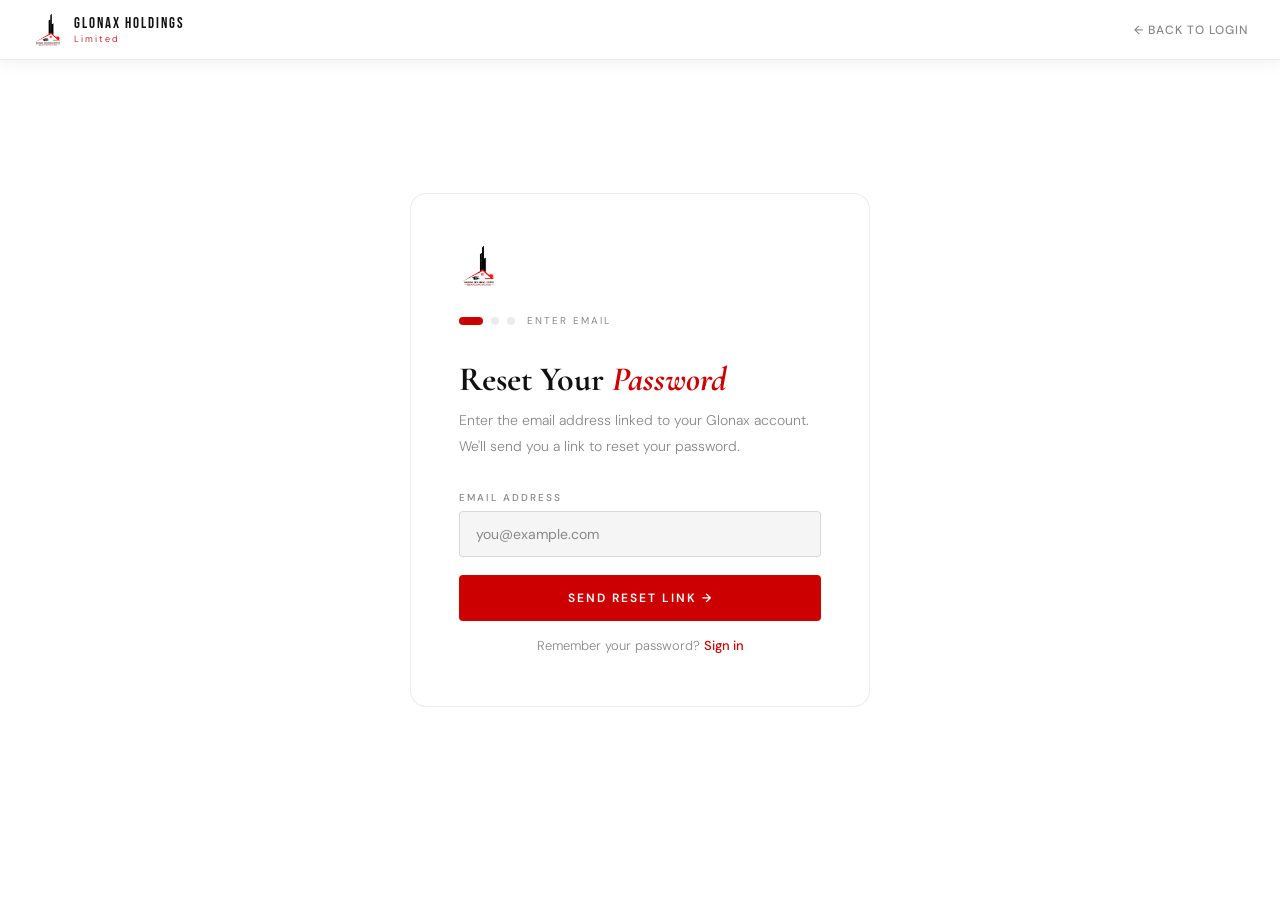
<file: password_reset.html>
<!DOCTYPE html>
<html lang="en">
<head>
<meta charset="UTF-8">
<meta name="viewport" content="width=device-width, initial-scale=1.0">
<title>Reset Password — Glonax Holdings</title>
<link rel="preconnect" href="https://fonts.googleapis.com">
<link href="https://fonts.googleapis.com/css2?family=Cormorant+Garamond:ital,wght@0,300;0,400;0,700;1,400&family=DM+Sans:wght@300;400;500;600&family=Bebas+Neue&display=swap" rel="stylesheet">
<link rel="stylesheet" href="./style.css">
</head>
<body>
<nav class="otp-nav">
  <a href="./index.html">
    <img src="./logo.png" alt="Glonax">
    <div class="otp-nav-brand">Glonax Holdings<span>Limited</span></div>
  </a>
  <a href="./login.html" style="font-size:12px;letter-spacing:1px;text-transform:uppercase;color:var(--text-muted);font-weight:500">← Back to Login</a>
</nav>

<div class="auth-center">
  <div class="reset-card">
    <img src="./logo.png" alt="Glonax" class="reset-logo">

    <div class="step-indicator">
      <div class="step-dot active" id="sd1"></div>
      <div class="step-dot" id="sd2"></div>
      <div class="step-dot" id="sd3"></div>
      <span class="step-label" id="stepLabel">Enter Email</span>
    </div>

    <!-- STEP 1 — Request Reset -->
    <div class="reset-step active" id="step1">
      <div class="reset-title">Reset Your <em>Password</em></div>
      <p class="reset-desc">Enter the email address linked to your Glonax account. We'll send you a link to reset your password.</p>
      <div class="auth-alert" id="s1Alert"></div>
      <div class="fg"><label>Email Address</label><input type="email" id="resetEmail" placeholder="you@example.com" autocomplete="email"></div>
      <button class="reset-submit" onclick="requestReset()">Send Reset Link →</button>
      <div class="reset-back">Remember your password? <a href="./login.html">Sign in</a></div>
    </div>

    <!-- STEP 2 — Check Email -->
    <div class="reset-step" id="step2">
      <div style="text-align:center">
        <div class="reset-title">Check Your <em>Email</em></div>
        <p class="reset-desc">We sent a password reset link to <strong id="sentTo">your email</strong>. Click the link in the email to proceed.</p>
        <div style="background:var(--stat-bg);border:1px solid var(--divider);border-radius:8px;padding:20px;margin-bottom:28px;text-align:left">
          <div style="font-size:11px;letter-spacing:2px;text-transform:uppercase;color:var(--text-muted);margin-bottom:8px;font-weight:500">Didn't receive it?</div>
          <ul style="list-style:none;font-size:13px;color:var(--text-secondary);font-weight:300;line-height:2">
            <li>✦ Check your spam / junk folder</li>
            <li>✦ Make sure the email address is correct</li>
            <li>✦ Allow 2–3 minutes for delivery</li>
          </ul>
        </div>
        <button class="reset-submit" onclick="goToStep(3)">I've Reset My Password →</button>
        <button style="width:100%;padding:13px;background:none;border:1px solid var(--card-border);border-radius:4px;color:var(--text-secondary);font-family:'DM Sans',sans-serif;font-size:12px;letter-spacing:1px;text-transform:uppercase;cursor:pointer;transition:all .2s;margin-bottom:16px" onclick="goToStep(1)">Try Different Email</button>
        <div class="reset-back">Need help? Call <a href="tel:+254732028129">0732 028 129</a></div>
      </div>
    </div>

    <!-- STEP 3 — New Password (shown after clicking email link in production) -->
    <div class="reset-step" id="step3">
      <div class="reset-title">New <em>Password</em></div>
      <p class="reset-desc">Create a new password for your Glonax account. Make it strong and unique.</p>
      <div class="auth-alert" id="s3Alert"></div>
      <div class="fg">
        <label>New Password</label>
        <input type="password" id="newPass" placeholder="New password (min 8 characters)" oninput="checkPw(this.value)">
        <div class="password-strength"><div class="pws-fill" id="pwsFill"></div></div>
        <div style="font-size:11px;color:var(--text-muted);margin-top:5px" id="pwsLabel">Enter a password</div>
      </div>
      <div class="fg"><label>Confirm New Password</label><input type="password" id="newPassC" placeholder="Repeat new password"></div>
      <button class="reset-submit" onclick="setNewPassword()">Set New Password →</button>
      <div class="reset-back"><a href="./login.html">Cancel — back to login</a></div>
    </div>

    <!-- STEP 4 — Success -->
    <div class="reset-step" id="step4">
      <div style="text-align:center">
        <div class="success-checkmark">✓</div>
        <div class="reset-title" style="text-align:center">Password <em>Reset!</em></div>
        <p class="reset-desc" style="text-align:center">Your password has been successfully updated. You can now sign in with your new credentials.</p>
        <a href="./login.html" class="reset-submit" style="display:block;text-align:center;text-decoration:none;margin-bottom:0">Sign In Now →</a>
      </div>
    </div>
  </div>
</div>
<script src="./script.js"></script>
</body>
</html>
</file>
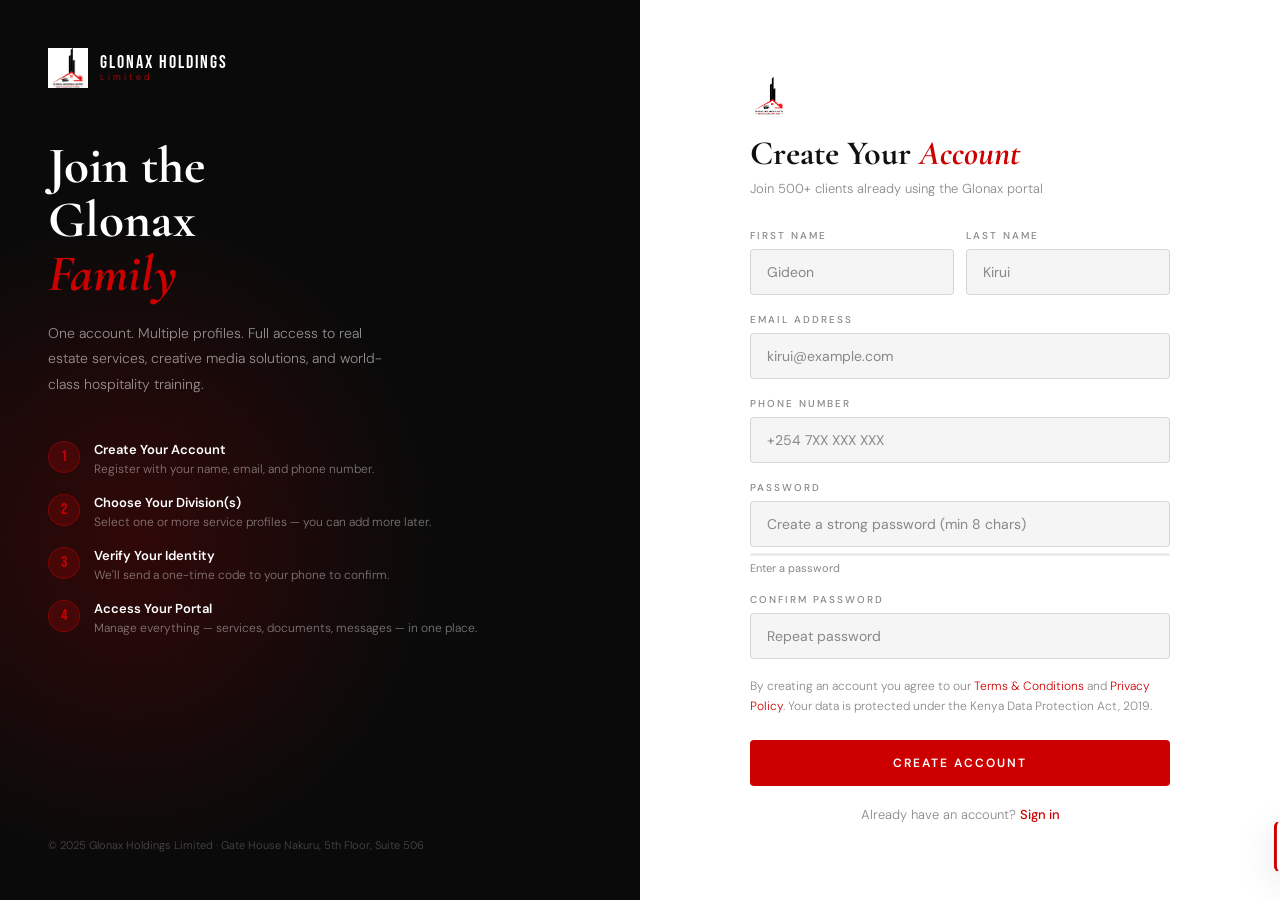
<file: register.html>
<!DOCTYPE html>
<html lang="en">
<head>
<meta charset="UTF-8">
<meta name="viewport" content="width=device-width, initial-scale=1.0">
<title>Create Account — Glonax Holdings</title>
<link rel="preconnect" href="https://fonts.googleapis.com">
<link href="https://fonts.googleapis.com/css2?family=Cormorant+Garamond:ital,wght@0,300;0,400;0,700;1,400&family=DM+Sans:wght@300;400;500;600&family=Bebas+Neue&display=swap" rel="stylesheet">
<link rel="stylesheet" href="./style.css">
</head>
<body>
<div class="toast" id="toast"><div class="toast-icon">✦</div><div><strong id="toastTitle"></strong><span id="toastMsg"></span></div></div>

<div class="auth-page">
  <!-- LEFT -->
  <div class="auth-left">
    <div class="auth-left-bg"></div><div class="auth-left-grid"></div>
    <div class="auth-left-content">
      <div class="auth-logo"><img src="./logo.jpg" alt="Glonax"><div class="auth-logo-text">Glonax Holdings<span>Limited</span></div></div>
      <div class="auth-left-headline">Join the<br>Glonax<br><em>Family</em></div>
      <p class="auth-left-sub">One account. Multiple profiles. Full access to real estate services, creative media solutions, and world-class hospitality training.</p>
      <div class="auth-steps">
        <div class="auth-step"><div class="auth-step-num">1</div><div><h5>Create Your Account</h5><p>Register with your name, email, and phone number.</p></div></div>
        <div class="auth-step"><div class="auth-step-num">2</div><div><h5>Choose Your Division(s)</h5><p>Select one or more service profiles — you can add more later.</p></div></div>
        <div class="auth-step"><div class="auth-step-num">3</div><div><h5>Verify Your Identity</h5><p>We'll send a one-time code to your phone to confirm.</p></div></div>
        <div class="auth-step"><div class="auth-step-num">4</div><div><h5>Access Your Portal</h5><p>Manage everything — services, documents, messages — in one place.</p></div></div>
      </div>
    </div>
    <div class="auth-left-footer"><p>© 2025 Glonax Holdings Limited · Gate House Nakuru, 5th Floor, Suite 506</p></div>
  </div>

  <!-- RIGHT -->
  <div class="auth-right">
    <div class="auth-form-wrap">
      <div class="auth-form-header">
        <a href="./index.html"><img src="./logo.png" alt="Glonax" style="height:38px;margin-bottom:18px;display:block"></a>
        <h2>Create Your <em>Account</em></h2>
        <p>Join 500+ clients already using the Glonax portal</p>
      </div>

      <div class="auth-alert" id="regAlert"></div>

      <!-- Form fields -->
      <div class="form-row">
        <div class="fg"><label>First Name</label><input type="text" id="regFirst" placeholder="Gideon" autocomplete="given-name"></div>
        <div class="fg"><label>Last Name</label><input type="text" id="regLast" placeholder="Kirui" autocomplete="family-name"></div>
      </div>
      <div class="fg"><label>Email Address</label><input type="email" id="regEmail" placeholder="kirui@example.com" autocomplete="email"></div>
      <div class="fg"><label>Phone Number</label><input type="tel" id="regPhone" placeholder="+254 7XX XXX XXX" autocomplete="tel"></div>
      <div class="fg">
        <label>Password</label>
        <input type="password" id="regPass" placeholder="Create a strong password (min 8 chars)" autocomplete="new-password" oninput="checkPw(this.value)">
        <div class="password-strength"><div class="pws-fill" id="pwsFill"></div></div>
        <div style="font-size:11px;color:var(--text-muted);margin-top:5px" id="pwsLabel">Enter a password</div>
      </div>
      <div class="fg"><label>Confirm Password</label><input type="password" id="regPassConfirm" placeholder="Repeat password" autocomplete="new-password"></div>

      <p class="auth-terms">By creating an account you agree to our <a href="./index.html">Terms & Conditions</a> and <a href="./index.html">Privacy Policy</a>. Your data is protected under the Kenya Data Protection Act, 2019.</p>

      <button class="auth-submit" id="regBtn" onclick="doRegister()">Create Account </button>

      <div class="auth-footer-link">Already have an account? <a href="./login.html">Sign in </a></div>
    </div>
  </div>
</div>
<script src="./script.js"></script>
</body>
</html>
</file>
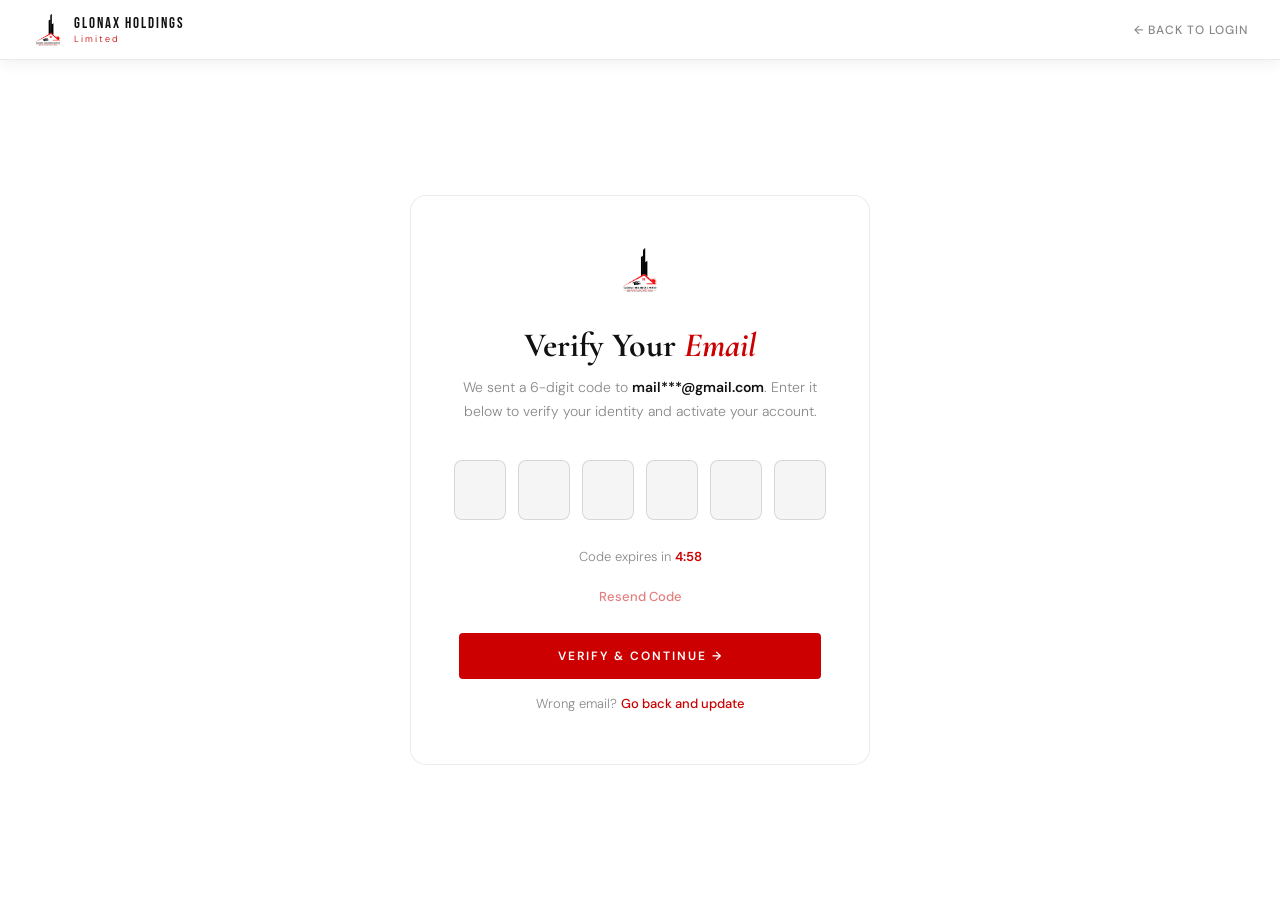
<file: verify_otp.html>
<!DOCTYPE html>
<html lang="en">
<head>
<meta charset="UTF-8">
<meta name="viewport" content="width=device-width, initial-scale=1.0">
<title>Verify OTP — Glonax Holdings</title>
<link rel="preconnect" href="https://fonts.googleapis.com">
<link href="https://fonts.googleapis.com/css2?family=Cormorant+Garamond:ital,wght@0,300;0,400;0,700;1,400&family=DM+Sans:wght@300;400;500;600&family=Bebas+Neue&display=swap" rel="stylesheet">
<link rel="stylesheet" href="./style.css">

</head>
<body>
<!-- Nav -->
<nav class="otp-nav">
  <a href="./index.html">
    <img src="./logo.png" alt="Glonax">
    <div class="otp-nav-brand">Glonax Holdings<span>Limited</span></div>
  </a>
  <a href="./login.html" style="font-size:12px;letter-spacing:1px;text-transform:uppercase;color:var(--text-muted);font-weight:500">← Back to Login</a>
</nav>

<div class="auth-center" style="padding-top:100px">
  <div class="otp-card">
    <img src="./logo.png" alt="Glonax" class="otp-logo">
    <div class="otp-title">Verify Your <em>Email</em></div>
    <p class="otp-desc">We sent a 6-digit code to <strong>mail***@gmail.com</strong>. Enter it below to verify your identity and activate your account.</p>

    <div class="auth-alert" id="otpAlert"></div>

    <div class="otp-inputs">
      <input class="otp-digit" type="text" maxlength="1" id="d1" oninput="moveNext(this,'d2')" onkeydown="movePrev(event,this,null)">
      <input class="otp-digit" type="text" maxlength="1" id="d2" oninput="moveNext(this,'d3')" onkeydown="movePrev(event,this,'d1')">
      <input class="otp-digit" type="text" maxlength="1" id="d3" oninput="moveNext(this,'d4')" onkeydown="movePrev(event,this,'d2')">
      <input class="otp-digit" type="text" maxlength="1" id="d4" oninput="moveNext(this,'d5')" onkeydown="movePrev(event,this,'d3')">
      <input class="otp-digit" type="text" maxlength="1" id="d5" oninput="moveNext(this,'d6')" onkeydown="movePrev(event,this,'d4')">
      <input class="otp-digit" type="text" maxlength="1" id="d6" oninput="moveNext(this,null)" onkeydown="movePrev(event,this,'d5')">
    </div>

    <div class="otp-timer">Code expires in <strong id="timerVal">4:59</strong></div>
    <div>
      <button class="otp-resend" id="resendBtn" onclick="resendOtp()" disabled>Resend Code</button>
    </div>

    <button class="otp-submit" onclick="verifyOtp()">Verify & Continue →</button>
    <div class="otp-back">Wrong email? <a href="./register.html">Go back and update</a></div>
  </div>
</div>
<script src="./script.js"></script>
</body>
</html>
</file>
<file: style.css>
/* ─── LIGHT THEME (DEFAULT) ─── */
:root {
--red: #CC0000;
--red-dark: #8B0000;
--red-light: #e83030;
--bg: #ffffff;
--bg2: #ECEAE5;
--bg3: #E4E0D9;
--surface: #FFFFFF;
--surface2: #f7f7f7;
--black: #0A0A0A;
--white: #FFFFFF;
--offwhite: #F7F4EF;
--cream: #EDE8DF;
--gold: #C9A84C;
--gray: #5C5C5C;
--light-gray: #BFBBBB;
--text-primary: #111111;
--text-secondary: #4A4A4A;
--text-muted: #888888;
--nav-bg: rgba(255, 255, 255, 0.96);
--nav-border: rgba(0,0,0,0.08);
--card-bg: #FFFFFF;
--card-border: rgba(0,0,0,0.08);
--card-hover-bg: #FEF8F8;
--card-hover-border: rgba(204,0,0,0.22);
--loader-bg: #F4F1EC;
--shadow: 0 2px 16px rgba(0,0,0,0.07);
--shadow-lg: 0 8px 40px rgba(0,0,0,0.1);
--input-bg: rgba(0,0,0,0.04);
--input-border: rgba(0,0,0,0.12);
--modal-bg: #FFFFFF;
--modal-border: rgba(0,0,0,0.1);
--stat-bg: rgba(0,0,0,0.03);
--stat-border: rgba(0, 0, 0, 0.233);
--grid-color: rgba(180,0,0,0.06);
--section-label-before: rgba(204,0,0,1);
--ticker-text: #FFFFFF;
--divider: rgba(0,0,0,0.08);
--footer-bg: #1A1814;
--footer-text: rgba(255,255,255,0.38);
}
/* ─── DARK THEME ─── */
[data-theme="dark"] {
--bg: #0A0A0A;
--bg2: #0D0D0D;
--bg3: #111111;
--surface: #111111;
--surface2: #0D0D0D;
--text-primary: #F7F4EF;
--text-secondary: rgba(255,255,255,0.65);
--text-muted: rgba(255,255,255,0.38);
--nav-bg: rgba(10,10,10,0.92);
--nav-border: rgba(255,255,255,0.06);
--card-bg: rgba(255,255,255,0.04);
--card-border: rgba(255,255,255,0.08);
--card-hover-bg: rgba(204,0,0,0.07);
--card-hover-border: rgba(204,0,0,0.25);
--loader-bg: #0A0A0A;
--shadow: 0 2px 20px rgba(0,0,0,0.5);
--shadow-lg: 0 8px 40px rgba(0,0,0,0.7);
--input-bg: rgba(255,255,255,0.05);
--input-border: rgba(255,255,255,0.1);
--modal-bg: #111111;
--modal-border: rgba(255,255,255,0.1);
--stat-bg: rgba(255,255,255,0.02);
--stat-border: rgba(255,255,255,0.06);
--grid-color: rgba(204,0,0,0.04);
--divider: rgba(255,255,255,0.06);
--footer-bg: #050505;
--footer-text: rgba(255,255,255,0.38);
}

* { margin: 0; padding: 0; box-sizing: border-box; }

html { scroll-behavior: smooth; }

body {
font-family: 'DM Sans', sans-serif;
background: var(--bg);
color: var(--text-primary);
overflow-x: hidden;
transition: background 0.35s ease, color 0.35s ease;
}

/* ─── LOADER ─── */
#loader {
position: fixed; inset: 0;
background: var(--loader-bg);
z-index: 9999;
display: flex; align-items: center; justify-content: center;
flex-direction: column; gap: 20px;
transition: opacity 0.6s ease, visibility 0.6s ease;
}
#loader.hidden { opacity: 0; visibility: hidden; }
.loader-logo { width: 80px; animation: pulse 1.2s ease-in-out infinite; }
.loader-logo img{
width: 80px;
height: 80px;
border-radius: 50%;
padding: 10px;
border: 1px solid var(--white);
}
.loader-bar {
width: 200px; height: 2px; background: rgba(255,255,255,0.1);
border-radius: 2px; overflow: hidden;
}
.loader-bar-fill {
height: 100%; background: var(--red);
animation: load 1.8s ease forwards;
}
@keyframes pulse { 0%,100%{opacity:0.6;transform:scale(1)} 50%{opacity:1;transform:scale(1.05)} }
@keyframes load { from{width:0} to{width:100%} }

/* ─── CURSOR ─── */
.cursor {
width: 10px; height: 10px;
background: var(--red);
border-radius: 50%;
position: fixed; pointer-events: none;
z-index: 9998; transform: translate(-50%,-50%);
transition: transform 0.1s, width 0.2s, height 0.2s, background 0.2s;
mix-blend-mode: normal;
}
.cursor-ring {
width: 36px; height: 36px;
border: 1.5px solid rgba(204,0,0,0.5);
border-radius: 50%;
position: fixed; pointer-events: none;
z-index: 9997; transform: translate(-50%,-50%);
transition: transform 0.18s ease, width 0.3s, height 0.3s, border-color 0.3s;
}
body:hover .cursor { opacity: 1; }

/* ─── NAV ─── */
nav {
position: fixed; top: 0; left: 0; right: 0;
z-index: 100;
padding: 0 40px;
display: flex; align-items: center; justify-content: space-between;
height: 72px;
background: var(--nav-bg);
backdrop-filter: blur(20px);
border-bottom: 1px solid var(--nav-border);
box-shadow: var(--shadow);
transition: all 0.3s ease;
}
nav.scrolled { height: 60px; background: var(--nav-bg); box-shadow: var(--shadow-lg); }
.nav-logo { display: flex; align-items: center; gap: 12px; cursor: pointer; }
.nav-logo img { height: 42px; object-fit: contain; border-radius: 20%;}
.nav-brand { 
font-family: 'Bebas Neue', sans-serif;
font-size: 18px; letter-spacing: 2px; color: var(--text-primary);
line-height: 1.1;
}
.nav-brand span { color: var(--red); display: block; font-size: 10px; letter-spacing: 3px; font-family: 'DM Sans', sans-serif; font-weight: 300; }
.nav-links { display: flex; gap: 36px; align-items: center; }
.nav-links a {
font-size: 12px; letter-spacing: 2px; text-transform: uppercase;
color: var(--text-secondary); text-decoration: none;
transition: color 0.2s; position: relative; font-weight: 500;
}
.nav-links a::after {
content: ''; position: absolute; bottom: -4px; left: 0; width: 0; height: 1px;
background: var(--red); transition: width 0.3s ease;
}
.nav-links a:hover { color: var(--text-primary); }
.nav-links a:hover::after { width: 100%; }
.nav-cta {
background: var(--red); color: var(--white) !important;
padding: 10px 24px; border-radius: 2px;
font-size: 11px !important; letter-spacing: 2px !important;
transition: background 0.2s !important;
}
.nav-cta:hover { background: var(--red-light) !important; }
.nav-cta::after { display: none !important; }
.hamburger {
display: none; flex-direction: column; gap: 5px; cursor: pointer;
padding: 4px;
}
.hamburger span { width: 24px; height: 1.5px; background: var(--text-primary); transition: all 0.3s; display: block; }
.hamburger.open span:nth-child(1) { transform: rotate(45deg) translate(4.5px, 4.5px); }
.hamburger.open span:nth-child(2) { opacity: 0; }
.hamburger.open span:nth-child(3) { transform: rotate(-45deg) translate(4.5px, -4.5px); }

/* Mobile menu */
.mobile-menu {
display: none; position: fixed; top: 72px; left: 0; right: 0;
background: var(--nav-bg); backdrop-filter: blur(20px);
padding: 24px 40px; flex-direction: column; gap: 24px; z-index: 99;
border-bottom: 1px solid var(--nav-border);
}
.mobile-menu.open { display: flex; }
.mobile-menu a {
font-size: 13px; letter-spacing: 2px; text-transform: uppercase;
color: var(--text-secondary); text-decoration: none; font-weight: 500;
}

/* ─── HERO ─── */
#hero {
min-height: 100vh;
display: flex; align-items: center; justify-content: center;
position: relative; overflow: hidden;
background: var(--bg);
}
.hero-bg {
position: absolute; inset: 0;
background: 
    radial-gradient(ellipse 80% 60% at 70% 50%, rgba(204,0,0,0.09) 0%, transparent 60%),
    radial-gradient(ellipse 40% 60% at 10% 80%, rgba(204,0,0,0.05) 0%, transparent 50%);
}
/* ─── HERO VIDEO LAYER ─── */
#hero-video-layer {
position: absolute;
inset: 0;
z-index: 0;
}

.hero-vid {
position: absolute;
inset: 0;
width: 100%;
height: 100%;
object-fit: cover;
opacity: 0;
transition: opacity 1.4s ease;
}

.hero-vid.active {
opacity: 0.3;
}

.hero-overlay {
position: absolute;
inset: 0;
z-index: 1;
background: linear-gradient(
    135deg,
    rgba(10,10,10,0.72) 0%,
    rgba(10,10,10,0.45) 60%,
    rgba(140,0,0,0.15) 100%
);
}

.hero-icons{
  width:48px;height:48px;background:rgba(204,0,0,0.15);
  border-radius:6px;display:flex;align-items:center;
  justify-content:center;font-size:22px;flex-shrink:0;
  color: var(--text-secondary);
}

/* Responsive: reduce opacity on mobile for performance */
@media (max-width: 768px) {
.hero-vid.active { opacity: 0.13; }
}

/* Respect reduced-motion preferences */
@media (prefers-reduced-motion: reduce) {
.hero-vid { display: none; }
}
.hero-grid {
position: absolute; inset: 0; opacity: 1;
background-image: 
    linear-gradient(var(--grid-color) 1px, transparent 1px),
    linear-gradient(90deg, var(--grid-color) 1px, transparent 1px);
background-size: 60px 60px;
}
.hero-content {
position: relative; z-index: 2;
max-width: 1100px; margin: 0 auto;
padding: 120px 40px 80px;
display: grid; grid-template-columns: 1fr 1fr; gap: 60px; align-items: center;
}
/* .hero-left { } */
.hero-eyebrow {
font-size: 11px; letter-spacing: 4px; text-transform: uppercase;
color: var(--red); font-weight: 500; margin-bottom: 20px;
display: flex; align-items: center; gap: 12px;
}
.hero-eyebrow::before { content: ''; width: 32px; height: 1px; background: var(--red); }
.hero-h1 {
font-family: 'Cormorant Garamond', serif;
font-size: clamp(52px, 6vw, 88px);
line-height: 1.0; font-weight: 700;
color: var(--text-primary); margin-bottom: 24px;
}
.hero-h1 em { color: var(--red); font-style: italic; }
.hero-sub {
font-size: 15px; line-height: 1.8; color: var(--text-secondary);
margin-bottom: 40px; max-width: 440px; font-weight: 300;
}
.hero-btns { display: flex; gap: 16px; flex-wrap: wrap; }
.btn-primary {
background: var(--red); color: var(--white);
padding: 14px 32px; border: none; border-radius: 2px;
font-family: 'DM Sans', sans-serif; font-size: 12px;
letter-spacing: 2px; text-transform: uppercase; cursor: pointer;
transition: all 0.2s; text-decoration: none; display: inline-block; font-weight: 500;
}
.btn-primary:hover { background: var(--red-light); transform: translateY(-1px); }
.btn-outline {
background: var(--white); color: var(--black);
padding: 13px 32px; border: 1px solid rgba(255,255,255,0.25);
border-radius: 2px;
font-family: 'DM Sans', sans-serif; font-size: 12px;
letter-spacing: 2px; text-transform: uppercase; cursor: pointer;
transition: all 0.2s; text-decoration: none; display: inline-block; font-weight: 900;
}
.btn-outline:hover { border-color: var(--red); color: var(--red); }
.hero-right { display: flex; flex-direction: column; gap: 16px; }
.hero-logo-card {
background: var(--card-bg); border: 1px solid var(--card-border);
border-radius: 8px; padding: 24px; display: flex; align-items: center;
gap: 20px; transition: all 0.3s;
animation: fadeUp 0.8s ease both;
}
.hero-logo-card:hover { background: var(--card-hover-bg); border-color: var(--card-hover-border); transform: translateX(6px); box-shadow: var(--shadow); }
.hero-logo-card img { width: 56px; height: 56px; object-fit: contain; border-radius: 4px; }
.hlc-info h4 { font-size: 13px; letter-spacing: 1px; font-weight: 600; margin-bottom: 4px; color: var(--text-primary); }
.hlc-info p { font-size: 11px; color: var(--text-muted); line-height: 1.4; }
.hlc-badge {
margin-left: auto; background: rgba(204,0,0,0.15);
color: var(--red); padding: 4px 10px; border-radius: 20px;
font-size: 10px; letter-spacing: 1px; white-space: nowrap;
}
.hero-stats {
display: grid; grid-template-columns: repeat(3, 1fr); gap: 1px;
background: var(--stat-border); border-radius: 6px; overflow: hidden;
border: 1px solid var(--offwhite);
}
.stat-item {
padding: 20px 16px; text-align: center;
background: var(--stat-bg);
transition: background 0.2s;
}
.stat-item:hover { background: rgba(204,0,0,0.08); }
.stat-num {
font-family: 'Bebas Neue', sans-serif; font-size: 32px;
color: var(--red); line-height: 1;
}
.stat-lbl { font-size: 10px; letter-spacing: 1px; color: var(--ticker-text); margin-top: 4px; text-transform: uppercase; }
@keyframes fadeUp { from{opacity:0;transform:translateY(20px)} to{opacity:1;transform:translateY(0)} }

/* ─── TICKER ─── */
.ticker {
background: var(--red); overflow: hidden; white-space: nowrap;
padding: 10px 0;
}
.ticker-track {
display: inline-flex; gap: 0;
animation: ticker 30s linear infinite;
}
.ticker-item {
font-size: 11px; letter-spacing: 3px; text-transform: uppercase;
padding: 0 40px; color: var(--white); font-weight: 500;
}
.ticker-item::after { content: '✦'; margin-left: 40px; }
@keyframes ticker { from{transform:translateX(0)} to{transform:translateX(-50%)} }

/* ─── SECTIONS ─── */
section { padding: 100px 40px; }
.section-inner { max-width: 1100px; margin: 0 auto; }
.section-label {
font-size: 11px; letter-spacing: 4px; text-transform: uppercase;
color: var(--red); font-weight: 500; margin-bottom: 16px;
display: flex; align-items: center; gap: 12px;
}
.section-label::before { content: ''; width: 32px; height: 1px; background: var(--red); }
.section-title {
font-family: 'Cormorant Garamond', serif;
font-size: clamp(36px, 4vw, 56px); font-weight: 700;
line-height: 1.1; margin-bottom: 16px;
color: var(--text-primary);
}
.section-title em { color: var(--red); font-style: italic; }
.section-sub {
font-size: 15px; color: var(--text-secondary); max-width: 560px;
line-height: 1.8; font-weight: 300; margin-bottom: 60px;
}

/* ─── ABOUT ─── */
#about { background: var(--surface2); }
.about-grid { display: grid; grid-template-columns: 1fr 1fr; gap: 80px; align-items: center; }

.about-visual {
position: relative;
}
.about-img-wrap {
background: rgba(204,0,0,0.08);
border: 1px solid rgba(204,0,0,0.2);
border-radius: 12px; padding: 40px;
display: flex; align-items: center; justify-content: center;
min-height: 360px; position: relative; overflow: hidden;
}
.about-img-wrap::before {
content: ''; position: absolute;
top: -40%; left: -40%; width: 80%; height: 80%;
background: radial-gradient(circle, rgba(204,0,0,0.2), transparent 70%);
border-radius: 50%;
}
.about-img-wrap img { width: 200px; object-fit: contain; position: relative; z-index: 1; }
.about-deco {
position: absolute; bottom: -16px; right: -16px;
width: 120px; height: 120px;
border: 1px solid rgba(204,0,0,0.3); border-radius: 4px;
background: rgba(204,0,0,0.05);
}
/* .about-text { } */
.about-text p { font-size: 15px; line-height: 1.9; color: var(--text-secondary); margin-bottom: 20px; font-weight: 300; }
.about-list { list-style: none; margin-top: 28px; }
.about-list li {
padding: 12px 0; border-bottom: 1px solid var(--divider);
font-size: 13px; color: var(--text-secondary);
display: flex; align-items: center; gap: 12px;
}
.about-list li::before { content: '✦'; color: var(--red); font-size: 8px; }

.about-btns{
margin-top: 30px;
}

/* ─── SERVICES / DIVISIONS ─── */
#services { background: var(--bg); }
.divisions-grid { display: grid; grid-template-columns: repeat(3, 1fr); gap: 10px; }
.division-card {
position: relative;
background: var(--card-bg); border: 1px solid var(--card-border); border-radius: 12px;
padding: 40px 22px; transition: all 0.4s; cursor: pointer;
position: relative; overflow: hidden;
}
.division-card::before {
content: ''; position: absolute; bottom: 0; left: 0; right: 0;
height: 3px; background: var(--red);
transform: scaleX(0); transform-origin: left;
transition: transform 0.4s ease;
}
.division-card:hover { background: var(--card-hover-bg); border-color: var(--card-hover-border); box-shadow: var(--shadow); }
.division-card:hover::before { transform: scaleX(1); }
.division-icon {
width: 48px; height: 48px; margin-bottom: 24px;
background: rgba(204,0,0,0.12); border-radius: 8px;
display: flex; align-items: center; justify-content: center;
font-size: 22px;
}
.division-name {
font-family: 'Cormorant Garamond', serif; font-size: 22px;
font-weight: 700; margin-bottom: 8px; color: var(--text-primary);
}
.division-tagline {
font-size: 11px; letter-spacing: 2px; text-transform: uppercase;
color: var(--red); margin-bottom: 16px; font-weight: 500;
}
.division-desc {
font-size: 13px; line-height: 1.7; color: var(--text-secondary); font-weight: 300;
}
.division-services {
margin-top: 24px; display: flex; flex-wrap: wrap; gap: 8px; margin-bottom: 30px;
}
.div-tag {
font-size: 10px; letter-spacing: 1px; padding: 5px 12px;
background: rgba(0,0,0,0.05); border-radius: 2px;
color: var(--text-muted);
}
.division-card:hover .div-tag { background: rgba(204,0,0,0.1); color: var(--red); }
.division-cta {
width: fit-content; border-radius: 3px; position: absolute;
margin-top: 28px; font-size: 11px; letter-spacing: 2px;
text-transform: uppercase; color: var(--red); font-weight: 500;
display: flex; align-items: center; gap: 8px; text-decoration: none;
bottom: 5%;
}
.division-cta::after { content: '→'; transition: transform 0.2s; }
.division-card:hover .division-cta::after { transform: translateX(6px); }

/* ─── WHY US ─── */
#why { background: var(--surface2); }
.why-grid { display: grid; grid-template-columns: repeat(4, 1fr); gap: 24px; }
.why-card {
padding: 32px 24px; border: 1px solid var(--card-border);
border-radius: 10px; transition: all 0.3s;
background: var(--card-bg);
}
.why-card:hover { border-color: var(--card-hover-border); background: var(--card-hover-bg); transform: translateY(-4px); box-shadow: var(--shadow); }
.why-num {
font-family: 'Bebas Neue', sans-serif; font-size: 48px;
color: rgba(204,0,0,0.2); line-height: 1; margin-bottom: 16px;
transition: color 0.3s;
}
.why-card:hover .why-num { color: var(--red); }
.why-card h4 { font-size: 15px; font-weight: 600; margin-bottom: 10px; color: var(--text-primary); }
.why-card p { font-size: 13px; line-height: 1.7; color: var(--text-secondary); font-weight: 300; }

/* ─── CONTACT CTA ─── */
#contact-cta {
background: linear-gradient(135deg, var(--red-dark) 0%, var(--red) 50%, #FF2020 100%);
padding: 80px 40px;
position: relative; overflow: hidden;
}
#contact-cta::before {
content: ''; position: absolute; inset: 0;
background: url("data:image/svg+xml,%3Csvg width='60' height='60' viewBox='0 0 60 60' xmlns='http://www.w3.org/2000/svg'%3E%3Cg fill='none' fill-rule='evenodd'%3E%3Cg fill='%23ffffff' fill-opacity='0.04'%3E%3Cpath d='M36 34v-4h-2v4h-4v2h4v4h2v-4h4v-2h-4zm0-30V0h-2v4h-4v2h4v4h2V6h4V4h-4zM6 34v-4H4v4H0v2h4v4h2v-4h4v-2H6zM6 4V0H4v4H0v2h4v4h2V6h4V4H6z'/%3E%3C/g%3E%3C/g%3E%3C/svg%3E");
}
.cta-inner {
max-width: 1100px; margin: 0 auto;
display: flex; align-items: center; justify-content: space-between;
gap: 40px; position: relative;
}
.cta-text h2 {
font-family: 'Cormorant Garamond', serif;
font-size: clamp(32px, 4vw, 52px); font-weight: 700; color: var(--white);
}
.cta-text p { font-size: 14px; color: rgba(255,255,255,0.75); margin-top: 8px; font-weight: 300; }
.cta-btns { display: flex; gap: 16px; flex-shrink: 0; flex-wrap: wrap; }
.btn-white {
background: var(--white); color: var(--red);
padding: 14px 32px; border: none; border-radius: 2px;
font-family: 'DM Sans', sans-serif; font-size: 12px;
letter-spacing: 2px; text-transform: uppercase; cursor: pointer;
transition: all 0.2s; text-decoration: none; font-weight: 600;
}
.btn-white:hover { transform: translateY(-2px); box-shadow: 0 8px 24px rgba(0,0,0,0.2); }
.btn-ghost {
background: transparent; color: var(--white);
padding: 13px 32px; border: 1.5px solid rgba(255,255,255,0.5);
border-radius: 2px;
font-family: 'DM Sans', sans-serif; font-size: 12px;
letter-spacing: 2px; text-transform: uppercase; cursor: pointer;
transition: all 0.2s; text-decoration: none; font-weight: 500;
}
.btn-ghost:hover { border-color: var(--white); background: rgba(255,255,255,0.1); }

/* ─── FOOTER ─── */
footer {
background: var(--footer-bg); padding: 60px 40px 30px;
border-top: 1px solid rgba(255,255,255,0.05);
}
.footer-inner { max-width: 1100px; margin: 0 auto; }
.footer-top { display: grid; grid-template-columns: 2fr 1fr 1fr 1fr; gap: 48px; margin-bottom: 48px; }
.footer-brand img { height: 48px; margin-bottom: 16px; object-fit: contain; }
.footer-brand p { font-size: 13px; line-height: 1.8; color: var(--footer-text); font-weight: 300; max-width: 260px; }
.footer-social { display: flex; gap: 12px; margin-top: 20px; }
.social-btn {
width: 34px; height: 34px; border: 1px solid rgba(255,255,255,0.12);
border-radius: 50%; display: flex; align-items: center; justify-content: center;
font-size: 12px; color: rgba(255,255,255,0.5); text-decoration: none;
transition: all 0.2s;
}
.social-btn:hover { border-color: var(--red); color: var(--red); }
.footer-col h5 {
font-size: 11px; letter-spacing: 3px; text-transform: uppercase;
color: rgba(255,255,255,0.9); margin-bottom: 20px; font-weight: 600;
}
.footer-col ul { list-style: none; }
.footer-col li { margin-bottom: 10px; }
.footer-col a {
font-size: 13px; color: var(--footer-text); text-decoration: none;
transition: color 0.2s; font-weight: 300;
}
.footer-col a:hover { color: var(--red); }
.footer-contact-item {
font-size: 13px; color: var(--footer-text); margin-bottom: 10px; font-weight: 300;
display: flex; align-items: flex-start; gap: 8px;
}
.footer-contact-item span { color: var(--red); font-size: 10px; margin-top: 3px; flex-shrink: 0; }
.footer-bottom {
border-top: 1px solid rgba(255,255,255,0.06);
padding-top: 24px; display: flex; justify-content: space-between; align-items: center;
flex-wrap: wrap; gap: 12px;
}
.footer-bottom p { font-size: 12px; color: rgba(255,255,255,0.3); font-weight: 300; }
.footer-bottom a { color: var(--red); text-decoration: none; }

/* ─── MODAL ─── */
.modal-overlay {
display: none; position: fixed; inset: 0;
background: rgba(0,0,0,0.85); backdrop-filter: blur(8px);
z-index: 1000; align-items: center; justify-content: center; padding: 20px;
}
.modal-overlay.open { display: flex; }
.modal {
background: var(--modal-bg); border: 1px solid var(--modal-border);
border-radius: 12px; width: 100%; max-width: 480px;
padding: 48px; position: relative;
animation: modalIn 0.3s ease;
}
@keyframes modalIn { from{opacity:0;transform:scale(0.95)} to{opacity:1;transform:scale(1)} }
.modal-close {
position: absolute; top: 20px; right: 20px;
background: none; border: none; color: var(--text-muted);
font-size: 20px; cursor: pointer; transition: color 0.2s;
width: 32px; height: 32px; display: flex; align-items: center; justify-content: center;
border-radius: 50%;
}
.modal-close:hover { color: var(--text-primary); background: rgba(0,0,0,0.06); }
.modal-logo { width: 60px; margin-bottom: 24px; }
.modal h2 {
font-family: 'Cormorant Garamond', serif; font-size: 28px; font-weight: 700;
margin-bottom: 6px; color: var(--text-primary);
}
.modal p.sub { font-size: 13px; color: var(--text-muted); margin-bottom: 32px; font-weight: 300; }

.form-group { margin-bottom: 20px; }
.form-group label {
display: block; font-size: 11px; letter-spacing: 2px;
text-transform: uppercase; color: var(--text-muted);
margin-bottom: 8px; font-weight: 500;
}
.form-group input, .form-group select {
width: 100%; background: var(--input-bg);
border: 1px solid var(--input-border); border-radius: 4px;
padding: 12px 16px; color: var(--text-primary);
font-family: 'DM Sans', sans-serif; font-size: 14px;
outline: none; transition: border-color 0.2s;
}
.form-group input:focus, .form-group select:focus { border-color: var(--red); }
.form-group input::placeholder { color: var(--text-muted); }
.form-group select option { background: var(--modal-bg); color: var(--text-primary); }
.form-divider {
text-align: center; font-size: 12px; color: var(--text-muted);
margin: 20px 0; position: relative;
}
.form-divider::before, .form-divider::after {
content: ''; position: absolute; top: 50%;
width: calc(50% - 20px); height: 1px; background: var(--divider);
}
.form-divider::before { left: 0; }
.form-divider::after { right: 0; }
.form-footer {
text-align: center; font-size: 12px; color: var(--text-muted);
margin-top: 20px; font-weight: 300;
}
.form-footer a { color: var(--red); text-decoration: none; }
.modal-alert {
padding: 12px 16px; border-radius: 4px; font-size: 13px;
margin-bottom: 16px; display: none;
}
.modal-alert.success { background: rgba(40,200,80,0.12); color: #5ee87c; border: 1px solid rgba(40,200,80,0.2); }
.modal-alert.error { background: rgba(204,0,0,0.12); color: #ff6b6b; border: 1px solid rgba(204,0,0,0.2); }
.modal-alert.show { display: block; }


/* ─── SCROLL INDICATOR ─── */
.scroll-progress {
position: fixed; top: 0; left: 0; width: 0; height: 2px;
background: var(--red); z-index: 200; transition: width 0.1s linear;
}

/* ─── REVEAL ANIMATIONS ─── */
.reveal {
opacity: 0; transform: translateY(30px);
transition: opacity 0.8s ease, transform 0.8s ease;
}
.reveal.visible { opacity: 1; transform: translateY(0); }
.reveal-delay-1 { transition-delay: 0.1s; }
.reveal-delay-2 { transition-delay: 0.2s; }
.reveal-delay-3 { transition-delay: 0.3s; }
.reveal-delay-4 { transition-delay: 0.4s; }

/* ─── TOAST ─── */
.toast {
position: fixed; bottom: 30px; right: 30px;
background: var(--modal-bg); border: 1px solid var(--modal-border);
box-shadow: var(--shadow-lg);
border-left: 3px solid var(--red); border-radius: 4px;
padding: 16px 24px; z-index: 9999;
font-size: 13px; max-width: 320px;
transform: translateX(120%); transition: transform 0.3s ease;
display: flex; gap: 12px; align-items: flex-start;
}
.toast.show { transform: translateX(0); }
.toast-icon { font-size: 16px; flex-shrink: 0; }
.toast strong { display: block; margin-bottom: 3px; font-size: 13px; }
.toast span { font-size: 12px; color: rgba(255,255,255,0.5); }

/* ─── RESPONSIVE ─── */
@media (max-width: 1024px) {
.divisions-grid { grid-template-columns: 1fr 1fr; }
.why-grid { grid-template-columns: 1fr 1fr; }
.hero-content { grid-template-columns: 1fr; gap: 40px; }
.hero-right { display: grid; grid-template-columns: 1fr 1fr; }
.footer-top { grid-template-columns: 1fr 1fr; }
.dash-cards { grid-template-columns: 1fr 1fr; }
}
@media (max-width: 768px) {
nav { padding: 0 20px; }
.nav-links { display: none; }
.hamburger { display: flex; }
section { padding: 60px 20px; }
.hero-content { padding: 100px 20px 60px; }
.about-grid { grid-template-columns: 1fr; }
.divisions-grid { grid-template-columns: 1fr; }
.why-grid { grid-template-columns: 1fr; }
.cta-inner { flex-direction: column; text-align: center; }
.footer-top { grid-template-columns: 1fr; }
.modal { padding: 32px 24px; }
.hero-right { grid-template-columns: 1fr; }
.dash-sidebar { display: none; }
.dash-main { padding: 24px 20px; }
.dash-cards { grid-template-columns: 1fr 1fr; }
.dash-nav { padding: 16px 20px; }
}

/* ─── THEME TOGGLE ─── */
.theme-toggle {
display: flex; align-items: center; justify-content: center;
width: 40px; height: 22px;
background: rgba(0,0,0,0.1);
border-radius: 20px; border: none; cursor: pointer;
transition: background 0.3s; position: relative; flex-shrink: 0;
padding: 0;
}
[data-theme="dark"] .theme-toggle { background: rgba(255,255,255,0.12); }
.theme-toggle-thumb {
width: 16px; height: 16px; border-radius: 50%;
background: var(--red);
position: absolute; left: 3px;
transition: transform 0.3s cubic-bezier(0.34,1.56,0.64,1), background 0.3s;
display: flex; align-items: center; justify-content: center;
font-size: 9px; box-shadow: 0 1px 4px rgba(0,0,0,0.2);
}
[data-theme="dark"] .theme-toggle-thumb { transform: translateX(18px); }
.theme-toggle-icon { font-size: 10px; line-height: 1; }

/* Ensure about-img works in light */
.about-img-wrap {
background: rgba(204,0,0,0.06) !important;
border: 1px solid rgba(204,0,0,0.15) !important;
}



/* ─── ABOUT PAGE SPECIFIC ─── */
.page-hero {
  min-height: 52vh;
  display: flex; align-items: flex-end;
  position: relative; overflow: hidden;
  background: var(--black);
  padding: 0 40px 72px;
}
.page-hero-bg {
  position: absolute; inset: 0;
  background:
    radial-gradient(ellipse 70% 80% at 80% 50%, rgba(204,0,0,0.18) 0%, transparent 60%),
    radial-gradient(ellipse 40% 60% at 5% 80%, rgba(204,0,0,0.08) 0%, transparent 50%);
}
.page-hero-grid {
  position: absolute; inset: 0; opacity: 0.5;
  background-image:
    linear-gradient(rgba(180,0,0,0.07) 1px, transparent 1px),
    linear-gradient(90deg, rgba(180,0,0,0.07) 1px, transparent 1px);
  background-size: 60px 60px;
}
.page-hero-inner {
  max-width: 1100px; margin: 0 auto; width: 100%;
  position: relative; z-index: 2;
}
.page-hero-eyebrow {
  font-size: 11px; letter-spacing: 4px; text-transform: uppercase;
  color: var(--red); font-weight: 500; margin-bottom: 20px;
  display: flex; align-items: center; gap: 12px;
}
.page-hero-eyebrow::before { content: ''; width: 32px; height: 1px; background: var(--red); }
.page-hero h1 {
  font-family: 'Cormorant Garamond', serif;
  font-size: clamp(48px, 6vw, 88px); font-weight: 700;
  color: #fff; line-height: 1.0; margin-bottom: 20px;
}
.page-hero h1 em { color: var(--red); font-style: italic; }
.page-hero-sub {
  font-size: 15px; color: rgba(255,255,255,0.6); font-weight: 300;
  max-width: 540px; line-height: 1.8;
}
.breadcrumb {
  display: flex; align-items: center; gap: 8px;
  font-size: 11px; letter-spacing: 2px; text-transform: uppercase;
  color: rgba(255,255,255,0.35); margin-bottom: 28px;
}
.breadcrumb a { color: rgba(255,255,255,0.35); text-decoration: none; transition: color 0.2s; }
.breadcrumb a:hover { color: var(--red); }
.breadcrumb span { color: rgba(255,255,255,0.18); }

/* ─── MISSION / VISION ─── */
#mission-vision {
  background: var(--bg);
  padding: 100px 40px;
}
.mv-grid {
  display: grid; grid-template-columns: 1fr 1fr; gap: 3px;
  margin-top: 60px;
}
.mv-card {
  background: var(--card-bg); border: 1px solid var(--card-border);
  padding: 56px 48px; position: relative; overflow: hidden;
  transition: all 0.4s; border-radius: 12px;
}
.mv-card::after {
  content: ''; position: absolute; bottom: 0; left: 0; right: 0;
  height: 3px; background: var(--red);
  transform: scaleX(0); transform-origin: left;
  transition: transform 0.4s ease;
}
.mv-card:hover::after { transform: scaleX(1); }
.mv-card:hover { background: var(--card-hover-bg); }
.mv-num {
  font-family: 'Bebas Neue', sans-serif; font-size: 80px;
  color: rgba(204,0,0,0.07); line-height: 1;
  position: absolute; top: 20px; right: 32px;
}
.mv-icon {
  width: 52px; height: 52px;
  background: rgba(204,0,0,0.12); border-radius: 8px;
  display: flex; align-items: center; justify-content: center;
  font-size: 24px; margin-bottom: 28px;
}
.mv-label {
  font-size: 11px; letter-spacing: 4px; text-transform: uppercase;
  color: var(--red); font-weight: 500; margin-bottom: 14px;
  display: flex; align-items: center; gap: 10px;
}
.mv-label::before { content: ''; width: 24px; height: 1px; background: var(--red); }
.mv-card h3 {
  font-family: 'Cormorant Garamond', serif;
  font-size: 30px; font-weight: 700;
  color: var(--text-primary); margin-bottom: 16px; line-height: 1.2;
}
.mv-card p {
  font-size: 15px; line-height: 1.9; color: var(--text-secondary);
  font-weight: 300;
}

/* ─── CORE VALUES ─── */
#core-values { background: var(--surface2); padding: 100px 40px; }
.values-grid {
  display: grid; grid-template-columns: repeat(3, 1fr); gap: 24px;
  margin-top: 60px;
}
.value-card {
  background: var(--card-bg); border: 1px solid var(--card-border);
  padding: 40px 32px; border-radius: 4px;
  transition: all 0.3s; position: relative; overflow: hidden;
}
.value-card::before {
  content: ''; position: absolute;
  top: 0; left: 0; width: 3px; height: 0;
  background: var(--red); transition: height 0.4s ease;
}
.value-card:hover::before { height: 100%; }
.value-card:hover {
  border-color: var(--card-hover-border);
  background: var(--card-hover-bg);
  transform: translateY(-4px); box-shadow: var(--shadow);
}
.value-num {
  font-family: 'Bebas Neue', sans-serif; font-size: 52px;
  color: rgba(204,0,0,0.15); line-height: 1; margin-bottom: 20px;
  transition: color 0.3s;
}
.value-card:hover .value-num { color: rgba(204,0,0,0.3); }
.value-card h4 {
  font-size: 16px; font-weight: 600;
  color: var(--text-primary); margin-bottom: 12px; letter-spacing: 0.3px;
}
.value-card p {
  font-size: 13px; line-height: 1.8;
  color: var(--text-secondary); font-weight: 300;
}
.value-icon {
  font-size: 24px; margin-bottom: 16px; display: block;
}

/* ─── STATS STRIP ─── */
.stats-strip {
  background: var(--red); padding: 60px 40px;
}
.stats-strip-inner {
  max-width: 1100px; margin: 0 auto;
  display: grid; grid-template-columns: repeat(4, 1fr); gap: 1px;
  background: rgba(255,255,255,0.15);
}
.strip-stat {
  background: transparent; padding: 40px 32px; text-align: center;
  position: relative;
}
.strip-stat::after {
  content: ''; position: absolute;
  right: 0; top: 20%; height: 60%;
  width: 1px; background: rgba(255,255,255,0.15);
}
.strip-stat:last-child::after { display: none; }
.strip-num {
  font-family: 'Bebas Neue', sans-serif; font-size: 56px;
  color: #fff; line-height: 1; margin-bottom: 8px;
}
.strip-lbl {
  font-size: 11px; letter-spacing: 3px; text-transform: uppercase;
  color: rgba(255,255,255,0.7); font-weight: 500;
}

/* ─── TEAM ─── */
#team { background: var(--bg); padding: 100px 40px; }
.team-grid {
  display: grid; grid-template-columns: repeat(3, 1fr); gap: 24px;
  margin-top: 60px;
}
.team-card {
  background: var(--card-bg); border: 1px solid var(--card-border);
  border-radius: 4px; overflow: hidden;
  transition: all 0.3s;
}
.team-card:hover {
  border-color: var(--card-hover-border);
  transform: translateY(-6px); box-shadow: var(--shadow-lg);
}
.team-avatar {
  width: 100%; aspect-ratio: 1;
  display: flex; align-items: center; justify-content: center;
  font-size: 52px;
  position: relative; overflow: hidden;
}
.team-avatar img{
  width: 100%;
  height: 100%;
  margin: auto;
}
.team-avatar::after {
  content: ''; position: absolute; bottom: 0; left: 0; right: 0;
  height: 3px; background: var(--red);
}
.team-info { padding: 24px; }
.team-name {
  font-family: 'Cormorant Garamond', serif;
  font-size: 20px; font-weight: 700;
  color: var(--text-primary); margin-bottom: 4px;
}
.team-title {
  font-size: 11px; letter-spacing: 2px; text-transform: uppercase;
  color: var(--red); font-weight: 500; margin-bottom: 12px;
}
.team-bio {
  font-size: 13px; line-height: 1.7;
  color: var(--text-secondary); font-weight: 300;
}
.team-divider {
  width: 32px; height: 1px; background: var(--red);
  margin: 12px 0;
}
.team-division-tags { display: flex; flex-wrap: wrap; gap: 6px; margin-top: 14px; }
.team-tag {
  font-size: 10px; letter-spacing: 1px; padding: 4px 10px;
  background: rgba(204,0,0,0.1); color: var(--red);
  border-radius: 2px;
}

/* ─── STORY SECTION ─── */
#our-story { background: var(--surface2); padding: 100px 40px; }
.story-grid {
  display: grid; grid-template-columns: 1fr 1fr; gap: 80px;
  align-items: center; margin-top: 60px;
}
/* .story-timeline { } */
.timeline-item {
  display: flex; gap: 24px; margin-bottom: 40px;
  position: relative;
}
.timeline-item:not(:last-child)::after {
  content: ''; position: absolute;
  left: 19px; top: 40px; bottom: -40px;
  width: 1px; background: var(--divider);
}
.timeline-dot {
  width: 40px; height: 40px; flex-shrink: 0;
  background: rgba(204,0,0,0.12); border: 1px solid rgba(204,0,0,0.3);
  border-radius: 50%; display: flex; align-items: center; justify-content: center;
  font-family: 'Bebas Neue', sans-serif; font-size: 13px; color: var(--red);
  position: relative; z-index: 1;
}
.timeline-content { padding-top: 8px; }
.timeline-year {
  font-size: 11px; letter-spacing: 3px; text-transform: uppercase;
  color: var(--red); font-weight: 500; margin-bottom: 6px;
}
.timeline-content h4 {
  font-size: 16px; font-weight: 600; color: var(--text-primary); margin-bottom: 8px;
}
.timeline-content p {
  font-size: 13px; line-height: 1.7; color: var(--text-secondary); font-weight: 300;
}
.story-text p {
  font-size: 15px; line-height: 1.9; color: var(--text-secondary);
  font-weight: 300; margin-bottom: 24px;
}
.story-quote {
  border-left: 3px solid var(--red);
  padding: 20px 28px;
  background: rgba(204,0,0,0.05);
  border-radius: 0 4px 4px 0;
  margin: 28px 0;
}
.story-quote blockquote {
  font-family: 'Cormorant Garamond', serif;
  font-size: 22px; font-style: italic; color: var(--text-primary);
  line-height: 1.5;
}
.story-quote cite {
  font-size: 11px; letter-spacing: 2px; text-transform: uppercase;
  color: var(--red); font-weight: 500; display: block; margin-top: 12px;
}

/* ─── RESPONSIVE ─── */
@media (max-width: 1024px) {
  .team-grid { grid-template-columns: repeat(2, 1fr); }
  .values-grid { grid-template-columns: 1fr 1fr; }
  .stats-strip-inner { grid-template-columns: 1fr 1fr; }
  .story-grid { grid-template-columns: 1fr; }
}
@media (max-width: 768px) {
  .page-hero { padding: 0 20px 60px; min-height: 60vh; }
  #mission-vision, #core-values, #team, #our-story { padding: 60px 20px; }
  .mv-grid { grid-template-columns: 1fr; }
  .values-grid { grid-template-columns: 1fr; }
  .team-grid { grid-template-columns: 1fr 1fr; }
  .stats-strip { padding: 40px 20px; }
  .strip-num { font-size: 40px; }
}
@media (max-width: 480px) {
  .team-grid { grid-template-columns: 1fr; }
}




/* ____Testimonial____*/
/* ─── PAGE HERO ─── */
.page-hero {
  min-height: 52vh;
  display: flex; align-items: flex-end;
  position: relative; overflow: hidden;
  background: var(--black);
  padding: 0 40px 72px;
}
.page-hero-bg {
  position: absolute; inset: 0;
  background:
    radial-gradient(ellipse 70% 80% at 80% 50%, rgba(204,0,0,0.18) 0%, transparent 60%),
    radial-gradient(ellipse 40% 60% at 5% 80%, rgba(204,0,0,0.08) 0%, transparent 50%);
}
.page-hero-grid {
  position: absolute; inset: 0; opacity: 0.5;
  background-image:
    linear-gradient(rgba(180,0,0,0.07) 1px, transparent 1px),
    linear-gradient(90deg, rgba(180,0,0,0.07) 1px, transparent 1px);
  background-size: 60px 60px;
}
.page-hero-inner {
  max-width: 1100px; margin: 0 auto; width: 100%;
  position: relative; z-index: 2;
}
.page-hero-eyebrow {
  font-size: 11px; letter-spacing: 4px; text-transform: uppercase;
  color: var(--red); font-weight: 500; margin-bottom: 20px;
  display: flex; align-items: center; gap: 12px;
}
.page-hero-eyebrow::before { content: ''; width: 32px; height: 1px; background: var(--red); }
.page-hero h1 {
  font-family: 'Cormorant Garamond', serif;
  font-size: clamp(48px, 6vw, 88px); font-weight: 700;
  color: #fff; line-height: 1.0; margin-bottom: 20px;
}
.page-hero h1 em { color: var(--red); font-style: italic; }
.page-hero-sub {
  font-size: 15px; color: rgba(255,255,255,0.6); font-weight: 300;
  max-width: 540px; line-height: 1.8;
}
.breadcrumb {
  display: flex; align-items: center; gap: 8px;
  font-size: 11px; letter-spacing: 2px; text-transform: uppercase;
  color: rgba(255,255,255,0.35); margin-bottom: 28px;
}
.breadcrumb a { color: rgba(255,255,255,0.35); text-decoration: none; transition: color 0.2s; }
.breadcrumb a:hover { color: var(--red); }
.breadcrumb span { color: rgba(255,255,255,0.18); }

/* ─── YOUTUBE TESTIMONIALS ─── */
#video-testimonials { background: var(--bg); padding: 100px 40px; }
.yt-grid {
  display: grid; grid-template-columns: repeat(3, 1fr); gap: 24px;
  margin-top: 60px;
}
.yt-card {
  background: var(--card-bg); border: 1px solid var(--card-border);
  border-radius: 8px; overflow: hidden; transition: all 0.3s;
}
.yt-card:hover {
  border-color: var(--card-hover-border);
  transform: translateY(-4px); box-shadow: var(--shadow-lg);
}
.yt-embed {
  width: 100%; aspect-ratio: 16/9; background: #000;
}
.yt-embed iframe {
  width: 100%; height: 100%; display: block; border: none;
}
.yt-info { padding: 20px 24px; }
.yt-client {
  font-family: 'Cormorant Garamond', serif;
  font-size: 18px; font-weight: 700;
  color: var(--text-primary); margin-bottom: 4px;
}
.yt-division {
  font-size: 11px; letter-spacing: 2px; text-transform: uppercase;
  color: var(--red); font-weight: 500; margin-bottom: 10px;
}
.yt-desc { font-size: 13px; color: var(--text-secondary); line-height: 1.6; font-weight: 300; }

/* ─── TEXT TESTIMONIALS ─── */
#text-testimonials { background: var(--surface2); padding: 100px 40px; }

/* Testimonial filter tabs */
.filter-tabs {
  display: flex; gap: 8px; flex-wrap: wrap; margin-bottom: 48px; margin-top: 48px;
}
.filter-tab {
  padding: 8px 20px; border: 1px solid var(--card-border);
  border-radius: 2px; font-size: 11px; letter-spacing: 2px;
  text-transform: uppercase; cursor: pointer;
  background: var(--card-bg); color: var(--text-secondary);
  transition: all 0.2s; font-family: 'DM Sans', sans-serif;
}
.filter-tab.active { background: var(--red); color: #fff; border-color: var(--red); }
.filter-tab:hover:not(.active) { border-color: var(--red); color: var(--red); }

.testimonials-masonry {
  columns: 3; column-gap: 24px;
}
.testi-card {
  background: var(--card-bg); border: 1px solid var(--card-border);
  border-radius: 8px; padding: 32px; margin-bottom: 24px;
  break-inside: avoid; transition: all 0.3s;
  position: relative;
}
.testi-card:hover {
  border-color: var(--card-hover-border);
  box-shadow: var(--shadow);
}
.testi-quote-mark {
  font-family: 'Cormorant Garamond', serif;
  font-size: 72px; color: rgba(204,0,0,0.15); line-height: 0.6;
  margin-bottom: 8px; display: block;
}
.testi-text {
  font-size: 14px; line-height: 1.8; color: var(--text-secondary);
  font-style: italic; font-weight: 300; margin-bottom: 24px;
}
.testi-stars { color: var(--red); font-size: 14px; margin-bottom: 16px; letter-spacing: 2px; }
.testi-divider { width: 32px; height: 1px; background: var(--divider); margin-bottom: 16px; }
.testi-name {
  font-weight: 600; font-size: 14px; color: var(--text-primary); margin-bottom: 4px;
}
.testi-role {
  font-size: 11px; letter-spacing: 2px; text-transform: uppercase;
  color: var(--red); font-weight: 500;
}
.testi-tag {
  display: inline-block; margin-top: 12px;
  font-size: 10px; letter-spacing: 1px; padding: 4px 10px;
  background: rgba(204,0,0,0.1); color: var(--red);
  border-radius: 2px;
}

/* ─── SUBMIT TESTIMONIAL ─── */
#submit-testimonial { background: var(--bg); padding: 100px 40px; }
.submit-grid {
  display: grid; grid-template-columns: 1fr 1fr; gap: 80px;
  align-items: start; margin-top: 60px;
}
.submit-form-card {
  background: var(--card-bg); border: 1px solid var(--card-border);
  border-radius: 12px; padding: 48px;
}
.submit-form-card h3 {
  font-family: 'Cormorant Garamond', serif;
  font-size: 28px; font-weight: 700;
  color: var(--text-primary); margin-bottom: 8px;
}
.submit-form-card > p {
  font-size: 13px; color: var(--text-muted); margin-bottom: 32px; font-weight: 300;
}
.form-group { margin-bottom: 20px; }
.form-group label {
  display: block; font-size: 11px; letter-spacing: 2px;
  text-transform: uppercase; color: var(--text-muted);
  margin-bottom: 8px; font-weight: 500;
}
.form-group input, .form-group select, .form-group textarea {
  width: 100%; background: var(--input-bg);
  border: 1px solid var(--input-border); border-radius: 4px;
  padding: 12px 16px; color: var(--text-primary);
  font-family: 'DM Sans', sans-serif; font-size: 14px;
  outline: none; transition: border-color 0.2s;
}
.form-group input:focus, .form-group select:focus, .form-group textarea:focus { border-color: var(--red); }
.form-group input::placeholder, .form-group textarea::placeholder { color: var(--text-muted); }
.form-group textarea { resize: vertical; min-height: 120px; }
.form-group select option { background: var(--modal-bg); color: var(--text-primary); }
.star-rating {
  display: flex; gap: 8px; margin-bottom: 20px;
}
.star-btn {
  background: none; border: none; font-size: 24px;
  color: var(--text-muted); cursor: pointer; transition: all 0.2s; padding: 0;
}
.star-btn.active, .star-btn:hover { color: var(--red); transform: scale(1.1); }

/* .submit-info { } */
.submit-info-item {
  display: flex; gap: 20px; margin-bottom: 36px; align-items: flex-start;
}
.submit-info-icon {
  width: 48px; height: 48px; flex-shrink: 0;
  background: rgba(204,0,0,0.12); border-radius: 8px;
  display: flex; align-items: center; justify-content: center;
  font-size: 20px;
}
.submit-info-content h4 { font-size: 15px; font-weight: 600; margin-bottom: 6px; }
.submit-info-content p { font-size: 13px; color: var(--text-secondary); line-height: 1.7; font-weight: 300; }

/* ─── STATS ─── */
.testi-stats {
  background: var(--red); padding: 60px 40px;
}
.testi-stats-inner {
  max-width: 1100px; margin: 0 auto;
  display: grid; grid-template-columns: repeat(4, 1fr);
  gap: 1px; background: rgba(255,255,255,0.15);
}
.ts-stat { background: transparent; padding: 40px 32px; text-align: center; }
.ts-num { font-family: 'Bebas Neue', sans-serif; font-size: 52px; color: #fff; line-height: 1; margin-bottom: 8px; }
.ts-lbl { font-size: 11px; letter-spacing: 3px; text-transform: uppercase; color: rgba(255,255,255,0.7); }

/* ─── FAQ ─── */
#faq { background: var(--surface2); padding: 100px 40px; }
.faq-grid {
  display: grid; grid-template-columns: 1fr 1fr; gap: 24px;
  margin-top: 60px;
}
.faq-item {
  background: var(--card-bg); border: 1px solid var(--card-border);
  border-radius: 4px; overflow: hidden;
}
.faq-question {
  width: 100%; padding: 24px 28px; background: none; border: none;
  display: flex; align-items: center; justify-content: space-between;
  cursor: pointer; text-align: left; font-family: 'DM Sans', sans-serif;
  transition: background 0.2s;
}
.faq-question:hover { background: var(--card-hover-bg); }
.faq-q-text {
  font-size: 15px; font-weight: 500; color: var(--text-primary); padding-right: 16px; line-height: 1.4;
}
.faq-icon {
  font-family: 'Bebas Neue', sans-serif; font-size: 24px;
  color: var(--red); flex-shrink: 0; transition: transform 0.3s;
}
.faq-item.open .faq-icon { transform: rotate(45deg); }
.faq-answer {
  max-height: 0; overflow: hidden;
  transition: max-height 0.4s ease, padding 0.3s ease;
  padding: 0 28px;
}
.faq-answer p {
  font-size: 14px; line-height: 1.8; color: var(--text-secondary);
  font-weight: 300; padding-bottom: 24px;
}
.faq-item.open .faq-answer { max-height: 300px; padding-top: 0; }
.faq-divider { margin: 24px 0 0; width: 32px; height: 1px; background: var(--red); }

/* ─── RESPONSIVE ─── */
@media (max-width: 1024px) {
  .yt-grid { grid-template-columns: 1fr 1fr; }
  .testimonials-masonry { columns: 2; }
  .faq-grid { grid-template-columns: 1fr; }
  .testi-stats-inner { grid-template-columns: 1fr 1fr; }
  .submit-grid { grid-template-columns: 1fr; }
}
@media (max-width: 768px) {
  .page-hero { padding: 0 20px 60px; min-height: 60vh; }
  #video-testimonials, #text-testimonials, #submit-testimonial, #faq { padding: 60px 20px; }
  .yt-grid { grid-template-columns: 1fr; }
  .testimonials-masonry { columns: 1; }
  .testi-stats { padding: 40px 20px; }
}




/*----- Blog_________*/
/* ─── PAGE HERO ─── */
.page-hero {
  min-height: 52vh;
  display: flex; align-items: flex-end;
  position: relative; overflow: hidden;
  background: var(--black);
  padding: 0 40px 72px;
}
.page-hero-bg {
  position: absolute; inset: 0;
  background:
    radial-gradient(ellipse 70% 80% at 80% 50%, rgba(204,0,0,0.18) 0%, transparent 60%),
    radial-gradient(ellipse 40% 60% at 5% 80%, rgba(204,0,0,0.08) 0%, transparent 50%);
}
.page-hero-grid {
  position: absolute; inset: 0; opacity: 0.5;
  background-image:
    linear-gradient(rgba(180,0,0,0.07) 1px, transparent 1px),
    linear-gradient(90deg, rgba(180,0,0,0.07) 1px, transparent 1px);
  background-size: 60px 60px;
}
.page-hero-inner {
  max-width: 1100px; margin: 0 auto; width: 100%;
  position: relative; z-index: 2;
}
.page-hero-eyebrow {
  font-size: 11px; letter-spacing: 4px; text-transform: uppercase;
  color: var(--red); font-weight: 500; margin-bottom: 20px;
  display: flex; align-items: center; gap: 12px;
}
.page-hero-eyebrow::before { content: ''; width: 32px; height: 1px; background: var(--red); }
.page-hero h1 {
  font-family: 'Cormorant Garamond', serif;
  font-size: clamp(48px, 6vw, 88px); font-weight: 700;
  color: #fff; line-height: 1.0; margin-bottom: 20px;
}
.page-hero h1 em { color: var(--red); font-style: italic; }
.page-hero-sub {
  font-size: 15px; color: rgba(255,255,255,0.6); font-weight: 300;
  max-width: 540px; line-height: 1.8;
}
.breadcrumb {
  display: flex; align-items: center; gap: 8px;
  font-size: 11px; letter-spacing: 2px; text-transform: uppercase;
  color: rgba(255,255,255,0.35); margin-bottom: 28px;
}
.breadcrumb a { color: rgba(255,255,255,0.35); text-decoration: none; transition: color 0.2s; }
.breadcrumb a:hover { color: var(--red); }
.breadcrumb span { color: rgba(255,255,255,0.18); }

/* ─── BLOG SECTION ─── */
#blog-posts { background: var(--bg); padding: 100px 40px; }

.blog-layout {
  display: grid; grid-template-columns: 1fr 340px; gap: 60px;
  margin-top: 60px; align-items: start;
}

/* Filter */
.blog-filters {
  display: flex; gap: 8px; flex-wrap: wrap; margin-bottom: 40px;
}
.blog-filter-btn {
  padding: 8px 20px; border: 1px solid var(--card-border);
  border-radius: 2px; font-size: 11px; letter-spacing: 2px;
  text-transform: uppercase; cursor: pointer;
  background: var(--card-bg); color: var(--text-secondary);
  transition: all 0.2s; font-family: 'DM Sans', sans-serif;
}
.blog-filter-btn.active { background: var(--red); color: #fff; border-color: var(--red); }
.blog-filter-btn:hover:not(.active) { border-color: var(--red); color: var(--red); }

/* Featured Post */
.blog-featured {
  background: var(--card-bg); border: 1px solid var(--card-border);
  border-radius: 8px; overflow: hidden; margin-bottom: 32px;
  transition: all 0.3s; cursor: pointer;
  display: grid; grid-template-columns: 1fr 1fr;
}
.blog-featured:hover {
  border-color: var(--card-hover-border);
  transform: translateY(-4px); box-shadow: var(--shadow-lg);
}
.blog-featured-img {
  background: linear-gradient(135deg, rgba(204,0,0,0.2) 0%, rgba(204,0,0,0.05) 100%);
  display: flex; align-items: center; justify-content: center;
  font-size: 64px; min-height: 280px;
  position: relative; overflow: hidden;
}
.blog-featured-img img{
  width: 100%;
  height: 100%;
}
.blog-featured-img::after {
  content: 'FEATURED';
  position: absolute; top: 16px; left: 16px;
  font-size: 10px; letter-spacing: 2px; font-weight: 600;
  background: var(--red); color: #fff;
  padding: 4px 10px; border-radius: 2px;
}
.blog-featured-body { padding: 40px; display: flex; flex-direction: column; justify-content: center; }
.blog-tag {
  display: inline-block;
  font-size: 10px; letter-spacing: 2px; text-transform: uppercase;
  color: var(--red); font-weight: 600; margin-bottom: 16px;
  display: flex; align-items: center; gap: 8px;
}
.blog-tag::before { content: ''; width: 20px; height: 1px; background: var(--red); }
.blog-featured-body h2 {
  font-family: 'Cormorant Garamond', serif;
  font-size: 28px; font-weight: 700;
  color: var(--text-primary); line-height: 1.2; margin-bottom: 16px;
}
.blog-excerpt {
  font-size: 14px; line-height: 1.8; color: var(--text-secondary);
  font-weight: 300; margin-bottom: 24px;
}
.blog-meta {
  display: flex; align-items: center; gap: 16px;
  font-size: 11px; letter-spacing: 1px; color: var(--text-muted);
}
.blog-meta-divider { width: 1px; height: 12px; background: var(--divider); }
.blog-read-more {
  margin-top: 20px;
  font-size: 11px; letter-spacing: 2px; text-transform: uppercase;
  color: var(--red); font-weight: 500;
  display: flex; align-items: center; gap: 8px; text-decoration: none;
}
.blog-read-more::after { content: '→'; transition: transform 0.2s; }
.blog-featured:hover .blog-read-more::after { transform: translateX(6px); }

/* Post Grid */
.blog-grid {
  display: grid; grid-template-columns: 1fr 1fr; gap: 24px;
}
.blog-card {
  background: var(--card-bg); border: 1px solid var(--card-border);
  border-radius: 8px; overflow: hidden; transition: all 0.3s; cursor: pointer;
}
.blog-card:hover {
  border-color: var(--card-hover-border);
  transform: translateY(-4px); box-shadow: var(--shadow);
}
.blog-card-img {
  width: 100%; aspect-ratio: 16/9;
  background: linear-gradient(135deg, rgba(204,0,0,0.15) 0%, rgba(204,0,0,0.04) 100%);
  display: flex; align-items: center; justify-content: center;
  font-size: 40px; position: relative; overflow: hidden;
}
.blog-card-img img{
  width: 100%;
  height: 100%;
}
.blog-card-img::after {
  content: ''; position: absolute; bottom: 0; left: 0; right: 0;
  height: 2px; background: var(--red);
  transform: scaleX(0); transform-origin: left;
  transition: transform 0.4s;
}
.blog-card:hover .blog-card-img::after { transform: scaleX(1); }
.blog-card-body { padding: 24px; }
.blog-card-tag {
  font-size: 10px; letter-spacing: 2px; text-transform: uppercase;
  color: var(--red); font-weight: 600; margin-bottom: 10px;
  display: flex; align-items: center; gap: 8px;
}
.blog-card-tag::before { content: ''; width: 16px; height: 1px; background: var(--red); }
.blog-card-body h3 {
  font-family: 'Cormorant Garamond', serif;
  font-size: 20px; font-weight: 700;
  color: var(--text-primary); margin-bottom: 10px; line-height: 1.3;
}
.blog-card-excerpt {
  font-size: 13px; line-height: 1.7; color: var(--text-secondary);
  font-weight: 300; margin-bottom: 16px;
}
.blog-card-meta {
  display: flex; align-items: center; gap: 12px;
  font-size: 11px; color: var(--text-muted);
}
.blog-card-read {
  display: flex; align-items: center; gap: 6px;
  font-size: 11px; letter-spacing: 1px;
  color: var(--red); font-weight: 500; margin-top: 14px;
  text-decoration: none;
}
.blog-card-read::after { content: '→'; transition: transform 0.2s; }
.blog-card:hover .blog-card-read::after { transform: translateX(4px); }

/* ─── SIDEBAR ─── */
/* .blog-sidebar { } */
.sidebar-widget {
  background: var(--card-bg); border: 1px solid var(--card-border);
  border-radius: 8px; padding: 32px; margin-bottom: 24px;
}
.sidebar-widget-title {
  font-size: 11px; letter-spacing: 3px; text-transform: uppercase;
  color: var(--text-primary); font-weight: 600; margin-bottom: 20px;
  display: flex; align-items: center; gap: 8px;
}
.sidebar-widget-title::after { content: ''; flex: 1; height: 1px; background: var(--divider); }

/* Categories */
.category-list { list-style: none; }
.category-item {
  display: flex; justify-content: space-between; align-items: center;
  padding: 10px 0; border-bottom: 1px solid var(--divider);
  font-size: 13px; color: var(--text-secondary); cursor: pointer;
  transition: color 0.2s;
}
.category-item:last-child { border-bottom: none; }
.category-item:hover { color: var(--red); }
.category-count {
  font-size: 11px; background: rgba(204,0,0,0.1);
  color: var(--red); padding: 2px 8px; border-radius: 10px;
}

/* Recent Posts */
.recent-post {
  display: flex; gap: 12px; margin-bottom: 16px; padding-bottom: 16px;
  border-bottom: 1px solid var(--divider); cursor: pointer; transition: all 0.2s;
}
.recent-post:last-child { border-bottom: none; margin-bottom: 0; padding-bottom: 0; }
.recent-post:hover .rp-title { color: var(--red); }
.rp-thumb {
  width: 56px; height: 56px; flex-shrink: 0;
  background: rgba(204,0,0,0.12); border-radius: 4px;
  display: flex; align-items: center; justify-content: center;
  font-size: 24px;
}
.rp-thumb img{
  width: 100%;
  height: 100%;
}
.rp-title {
  font-size: 13px; font-weight: 500; color: var(--text-primary);
  line-height: 1.4; margin-bottom: 4px; transition: color 0.2s;
}
.rp-date { font-size: 11px; color: var(--text-muted); }

/* Newsletter Widget */
.newsletter-widget {
  background: linear-gradient(135deg, var(--red-dark) 0%, var(--red) 100%);
  border-radius: 8px; padding: 32px;
  position: relative; overflow: hidden;
  margin-bottom: 20px;
}
.newsletter-widget::before {
  content: ''; position: absolute; inset: 0;
  background: url("data:image/svg+xml,%3Csvg width='40' height='40' viewBox='0 0 40 40' xmlns='http://www.w3.org/2000/svg'%3E%3Cg fill='%23ffffff' fill-opacity='0.04'%3E%3Cpath d='M20 20v-4h-2v4h-4v2h4v4h2v-4h4v-2h-4z'/%3E%3C/g%3E%3C/svg%3E");
}
.newsletter-widget h4 {
  font-family: 'Cormorant Garamond', serif;
  font-size: 22px; font-weight: 700; color: #fff;
  margin-bottom: 8px; position: relative;
}
.newsletter-widget p {
  font-size: 13px; color: rgba(255,255,255,0.75);
  line-height: 1.6; margin-bottom: 20px;
  font-weight: 300; position: relative;
}
.newsletter-input-wrap { display: flex; flex-direction: column; gap: 10px; position: relative; }
.newsletter-input-wrap input {
  width: 100%; background: rgba(255,255,255,0.12);
  border: 1px solid rgba(255,255,255,0.25); border-radius: 4px;
  padding: 12px 16px; color: #fff;
  font-family: 'DM Sans', sans-serif; font-size: 13px; outline: none;
}
.newsletter-input-wrap input::placeholder { color: rgba(255,255,255,0.5); }
.newsletter-input-wrap input:focus { border-color: rgba(255,255,255,0.6); }
.newsletter-input-wrap button {
  background: #fff; color: var(--red);
  border: none; border-radius: 4px; padding: 12px;
  font-family: 'DM Sans', sans-serif; font-size: 12px;
  letter-spacing: 2px; text-transform: uppercase;
  font-weight: 600; cursor: pointer; transition: all 0.2s;
}
.newsletter-input-wrap button:hover { background: #f0f0f0; transform: translateY(-1px); }

/* Tags Cloud */
.tags-cloud { display: flex; flex-wrap: wrap; gap: 8px; }
.tag-pill {
  font-size: 11px; letter-spacing: 1px; padding: 6px 14px;
  background: var(--stat-bg); border: 1px solid var(--divider);
  border-radius: 2px; color: var(--text-secondary); cursor: pointer;
  transition: all 0.2s;
}
.tag-pill:hover { background: rgba(204,0,0,0.1); border-color: rgba(204,0,0,0.3); color: var(--red); }

/* Pagination */
.pagination {
  display: flex; align-items: center; justify-content: center; gap: 8px;
  margin-top: 48px;
}
.page-btn {
  width: 40px; height: 40px; display: flex; align-items: center; justify-content: center;
  border: 1px solid var(--card-border); border-radius: 2px;
  font-size: 13px; color: var(--text-secondary); cursor: pointer;
  background: var(--card-bg); transition: all 0.2s; font-family: 'DM Sans', sans-serif;
}
.page-btn.active { background: var(--red); border-color: var(--red); color: #fff; }
.page-btn:hover:not(.active) { border-color: var(--red); color: var(--red); }

/* ─── RESPONSIVE ─── */
@media (max-width: 1024px) {
  .blog-layout { grid-template-columns: 1fr; }
  .blog-sidebar { display: grid; grid-template-columns: 1fr 1fr; gap: 24px; }
  .newsletter-widget { grid-column: span 2; }
}
@media (max-width: 768px) {
  .page-hero { padding: 0 20px 60px; min-height: 60vh; }
  #blog-posts { padding: 60px 20px; }
  .blog-featured { grid-template-columns: 1fr; }
  .blog-grid { grid-template-columns: 1fr; }
  .blog-sidebar { grid-template-columns: 1fr; }
  .newsletter-widget { grid-column: span 1; }
}


/* ─── HOSPITALITY SPECIFICS ─── */

.page-hero{min-height:60vh;display:flex;align-items:flex-end;position:relative;overflow:hidden;background:#0a0a0a;padding:0 40px 80px}
.page-hero-bg{position:absolute;inset:0;background:radial-gradient(ellipse 70% 80% at 75% 50%,rgba(204,0,0,.22) 0%,transparent 60%)}
.page-hero-grid{position:absolute;inset:0;opacity:.45;background-image:linear-gradient(rgba(180,0,0,.07) 1px,transparent 1px),linear-gradient(90deg,rgba(180,0,0,.07) 1px,transparent 1px);background-size:60px 60px}
.page-hero-inner{max-width:1100px;margin:0 auto;width:100%;position:relative;z-index:2}
.page-hero-eyebrow{font-size:11px;letter-spacing:4px;text-transform:uppercase;color:var(--red);font-weight:500;margin-bottom:20px;display:flex;align-items:center;gap:12px}
.page-hero-eyebrow::before{content:'';width:32px;height:1px;background:var(--red)}
.page-hero h1{font-family:'Cormorant Garamond',serif;font-size:clamp(48px,6vw,88px);font-weight:700;color:#fff;line-height:1;margin-bottom:20px}
.page-hero h1 em{color:var(--red);font-style:italic}
.page-hero-sub{font-size:15px;color:rgba(255,255,255,.6);font-weight:300;max-width:560px;line-height:1.8;margin-bottom:36px}
.breadcrumb{display:flex;align-items:center;gap:8px;font-size:11px;letter-spacing:2px;text-transform:uppercase;color:rgba(255,255,255,.35);margin-bottom:28px}
.breadcrumb a{color:rgba(255,255,255,.35);text-decoration:none;transition:color .2s}.breadcrumb a:hover{color:var(--red)}.breadcrumb span{color:rgba(255,255,255,.18)}

/* ─── INTRO ─── */
#hosp-intro{padding:80px 40px;background:var(--bg)}
.hosp-intro-grid{display:grid;grid-template-columns:1fr 1fr;gap:80px;align-items:center;max-width:1100px;margin:0 auto}
.hosp-visual{background:linear-gradient(135deg,rgba(204,0,0,.12) 0%,rgba(204,0,0,.03) 100%);border:1px solid rgba(204,0,0,.2);border-radius:12px;min-height:420px;display:flex;align-items:center;justify-content:center;font-size:80px;position:relative;overflow:hidden}
.hosp-visual::before{content:'ACADEMY';position:absolute;font-family:'Bebas Neue',sans-serif;font-size:100px;color:rgba(204,0,0,.07);letter-spacing:8px;white-space:nowrap}
.hosp-text p{font-size:15px;line-height:1.9;color:var(--text-secondary);font-weight:300;margin-bottom:16px}
.hosp-credentials{display:flex;flex-wrap:wrap;gap:12px;margin-top:24px}
.credential-badge{font-size:11px;letter-spacing:1px;padding:8px 16px;background:rgba(204,0,0,.1);border:1px solid rgba(204,0,0,.25);color:var(--red);border-radius:2px}
.msv-strip{display:grid;grid-template-columns:repeat(3,1fr);gap:3px;margin-top:48px;max-width:1100px;margin-left:auto;margin-right:auto}
.msv-card{background:var(--card-bg);border:1px solid var(--card-border);padding:32px 28px}
.msv-card h4{font-size:13px;letter-spacing:2px;text-transform:uppercase;color:var(--red);font-weight:600;margin-bottom:12px}
.msv-card p,.msv-card ul{font-size:13px;color:var(--text-secondary);line-height:1.7;font-weight:300}
.msv-card ul{list-style:none}.msv-card li{padding:4px 0;display:flex;align-items:center;gap:8px}
.msv-card li::before{content:'✦';color:var(--red);font-size:8px}

/* ─── SERVICES ─── */
#hosp-services{padding:80px 40px;background:var(--surface2)}
.hosp-services-grid{display:grid;grid-template-columns:repeat(2,1fr);gap:24px;margin-top:48px}
.hosp-svc-card{background:var(--card-bg);border:1px solid var(--card-border);border-radius:8px;padding:40px;position:relative;overflow:hidden;transition:all .3s}
.hosp-svc-card::before{content:'';position:absolute;left:0;top:0;width:3px;height:0;background:var(--red);transition:height .4s}
.hosp-svc-card:hover::before{height:100%}
.hosp-svc-card:hover{border-color:var(--card-hover-border);background:var(--card-hover-bg);transform:translateY(-4px);box-shadow:var(--shadow)}
.hsvc-icon{font-size:32px;margin-bottom:20px;display:block}
.hsvc-title{font-family:'Cormorant Garamond',serif;font-size:24px;font-weight:700;color:var(--text-primary);margin-bottom:12px}
.hsvc-desc{font-size:14px;color:var(--text-secondary);line-height:1.8;font-weight:300;margin-bottom:16px}
.hsvc-list{list-style:none;margin-bottom:24px}
.hsvc-list li{font-size:13px;color:var(--text-secondary);padding:6px 0;display:flex;align-items:center;gap:10px;border-bottom:1px solid var(--divider);font-weight:300}
.hsvc-list li::before{content:'✦';color:var(--red);font-size:8px;flex-shrink:0}
.hsvc-cta{font-size:11px;letter-spacing:2px;text-transform:uppercase;color:var(--red);font-weight:500;text-decoration:none;display:flex;align-items:center;gap:8px}
.hsvc-cta::after{content:'→';transition:transform .2s}
.hosp-svc-card:hover .hsvc-cta::after{transform:translateX(6px)}

/* ─── WHAT WE'VE SOLVED ─── */
#hosp-impact{padding:80px 40px;background:var(--bg)}
.impact-grid{display:grid;grid-template-columns:repeat(3,1fr);gap:24px;margin-top:48px}
.impact-card{background:var(--card-bg);border:1px solid var(--card-border);border-radius:8px;overflow:hidden;transition:all .3s}
.impact-card:hover{border-color:var(--card-hover-border);transform:translateY(-4px);box-shadow:var(--shadow-lg)}
.impact-img{width:100%;aspect-ratio:4/3;background:linear-gradient(135deg,rgba(204,0,0,.15) 0%,rgba(0,0,0,.1) 100%);display:flex;align-items:center;justify-content:center;font-size:56px;position:relative}
.impact-badge{position:absolute;top:16px;right:16px;background:rgba(0,0,0,.7);color:#fff;font-size:11px;letter-spacing:1px;padding:4px 10px;border-radius:2px;display:flex;align-items:center;gap:6px}
.impact-body{padding:24px}
.impact-cat{font-size:10px;letter-spacing:2px;text-transform:uppercase;color:var(--red);font-weight:600;margin-bottom:8px}
.impact-title{font-family:'Cormorant Garamond',serif;font-size:20px;font-weight:700;color:var(--text-primary);margin-bottom:10px}
.impact-desc{font-size:13px;color:var(--text-secondary);line-height:1.7;font-weight:300}

/* ─── TESTIMONIALS VIDEO ─── */
#hosp-stories{padding:80px 40px;background:var(--surface2)}
.stories-grid{display:grid;grid-template-columns:repeat(3,1fr);gap:24px;margin-top:48px}
.story-card{background:var(--card-bg);border:1px solid var(--card-border);border-radius:8px;overflow:hidden;transition:all .3s}
.story-card:hover{border-color:var(--card-hover-border);transform:translateY(-4px);box-shadow:var(--shadow)}
.story-video{width:100%;aspect-ratio:16/9;background:#000;position:relative;overflow:hidden}
.story-video video,.story-video iframe{width:100%;height:100%;display:block;object-fit:cover;border:none}
.story-play{position:absolute;inset:0;display:flex;align-items:center;justify-content:center;background:rgba(0,0,0,.5);cursor:pointer;transition:background .3s}
.story-play:hover{background:rgba(204,0,0,.6)}
.story-play-icon{width:56px;height:56px;border:2px solid #fff;border-radius:50%;display:flex;align-items:center;justify-content:center;font-size:20px;color:#fff}
.story-body{padding:20px 24px}
.story-name{font-weight:600;font-size:14px;color:var(--text-primary);margin-bottom:4px}
.story-role{font-size:11px;letter-spacing:2px;text-transform:uppercase;color:var(--red)}

/* ─── JOB OPPORTUNITIES ─── */
#hosp-opportunities{padding:80px 40px;background:var(--bg)}
.opp-grid{display:grid;grid-template-columns:repeat(2,1fr);gap:24px;margin-top:48px}
.opp-card{background:var(--card-bg);border:1px solid var(--card-border);border-radius:8px;padding:32px;transition:all .3s;position:relative}
.opp-card:hover{border-color:var(--card-hover-border);box-shadow:var(--shadow);transform:translateY(-3px)}
.opp-deadline{font-size:10px;letter-spacing:2px;text-transform:uppercase;color:var(--red);font-weight:600;margin-bottom:8px;display:flex;align-items:center;gap:8px}
.opp-deadline::before{content:'⏰';font-size:12px}
.opp-title{font-family:'Cormorant Garamond',serif;font-size:22px;font-weight:700;color:var(--text-primary);margin-bottom:8px}
.opp-location{font-size:12px;color:var(--text-muted);margin-bottom:12px;display:flex;align-items:center;gap:6px}
.opp-location::before{content:'📍';font-size:11px}
.opp-desc{font-size:13px;color:var(--text-secondary);line-height:1.7;font-weight:300;margin-bottom:20px}
.opp-tags{display:flex;flex-wrap:wrap;gap:8px;margin-bottom:20px}
.opp-tag{font-size:10px;letter-spacing:1px;padding:4px 12px;background:rgba(204,0,0,.08);color:var(--red);border-radius:2px}
.opp-footer{display:flex;align-items:center;justify-content:space-between;padding-top:16px;border-top:1px solid var(--divider)}
.opp-type{font-size:11px;color:var(--text-muted);letter-spacing:1px}
.opp-badge-status{font-size:10px;letter-spacing:1px;padding:4px 10px;border-radius:10px}
.status-open{background:rgba(40,200,80,.12);color:#5ee87c}
.status-closing{background:rgba(255,165,0,.12);color:#ffb347}

/* ─── WHAT MAKES US THRIVE ─── */
#hosp-pillars{padding:80px 40px;background:var(--surface2)}
.pillars-grid{display:grid;grid-template-columns:repeat(2,1fr);gap:3px;margin-top:48px}
.pillar-card{background:var(--card-bg);border:1px solid var(--card-border);padding:48px 40px;position:relative;overflow:hidden;transition:all .3s}
.pillar-card::after{content:'';position:absolute;bottom:0;left:0;right:0;height:3px;background:var(--red);transform:scaleX(0);transform-origin:left;transition:transform .4s}
.pillar-card:hover::after{transform:scaleX(1)}
.pillar-card:hover{background:var(--card-hover-bg)}
.pillar-num{font-family:'Bebas Neue',sans-serif;font-size:80px;color:rgba(204,0,0,.1);line-height:1;margin-bottom:16px;transition:color .3s}
.pillar-card:hover .pillar-num{color:rgba(204,0,0,.25)}
.pillar-title{font-size:20px;font-weight:600;color:var(--text-primary);margin-bottom:12px}
.pillar-desc{font-size:14px;color:var(--text-secondary);line-height:1.8;font-weight:300}

/* ─── APPLY FORM ─── */
#hosp-apply{padding:80px 40px;background:var(--bg)}
.apply-grid{display:grid;grid-template-columns:1fr 1fr;gap:60px;max-width:1100px;margin:48px auto 0;align-items:start}
.apply-card{background:var(--card-bg);border:1px solid var(--card-border);border-radius:12px;padding:48px}
.apply-card h3{font-family:'Cormorant Garamond',serif;font-size:28px;font-weight:700;color:var(--text-primary);margin-bottom:8px}
.apply-card>p{font-size:13px;color:var(--text-muted);margin-bottom:32px;font-weight:300}
.form-group{margin-bottom:20px}
.form-group label{display:block;font-size:11px;letter-spacing:2px;text-transform:uppercase;color:var(--text-muted);margin-bottom:8px;font-weight:500}
.form-group input,.form-group select,.form-group textarea{width:100%;background:var(--input-bg);border:1px solid var(--input-border);border-radius:4px;padding:12px 16px;color:var(--text-primary);font-family:'DM Sans',sans-serif;font-size:14px;outline:none;transition:border-color .2s}
.form-group input:focus,.form-group select:focus,.form-group textarea:focus{border-color:var(--red)}
.form-group textarea{resize:vertical;min-height:100px}
.form-row{display:grid;grid-template-columns:1fr 1fr;gap:16px}
.apply-info{padding:32px;background:var(--card-bg);border:1px solid var(--card-border);border-radius:8px;margin-bottom:24px}
.apply-info h4{font-family:'Cormorant Garamond',serif;font-size:22px;font-weight:700;color:var(--text-primary);margin-bottom:16px}
.apply-step{display:flex;gap:16px;margin-bottom:20px;align-items:flex-start}
.step-num{width:32px;height:32px;background:var(--red);border-radius:50%;display:flex;align-items:center;justify-content:center;font-family:'Bebas Neue',sans-serif;font-size:16px;color:#fff;flex-shrink:0}
.step-content h5{font-size:14px;font-weight:600;color:var(--text-primary);margin-bottom:4px}
.step-content p{font-size:13px;color:var(--text-secondary);font-weight:300;line-height:1.6}

/* ─── PARTNERS ─── */
#hosp-partners{padding:60px 40px;background:var(--surface2);overflow:hidden}
.marquee-wrap{overflow:hidden;margin-top:40px}
.marquee-track-p{display:flex;gap:32px;animation:marquee-p 30s linear infinite}
.partner-logo{width:120px;height:60px;background:var(--card-bg);border:1px solid var(--card-border);border-radius:4px;display:flex;align-items:center;justify-content:center;font-size:11px;letter-spacing:1px;text-transform:uppercase;color:var(--text-muted);flex-shrink:0;transition:all .2s}
.partner-logo:hover{border-color:rgba(204,0,0,.3);color:var(--red)}
@keyframes marquee-p{from{transform:translateX(0)}to{transform:translateX(-50%)}}

@media(max-width:1024px){.hosp-intro-grid{grid-template-columns:1fr}.hosp-services-grid{grid-template-columns:1fr}.impact-grid{grid-template-columns:1fr 1fr}.stories-grid{grid-template-columns:1fr 1fr}.opp-grid{grid-template-columns:1fr}.pillars-grid{grid-template-columns:1fr}.apply-grid{grid-template-columns:1fr}.msv-strip{grid-template-columns:1fr}}
@media(max-width:768px){.page-hero{padding:0 20px 60px;min-height:65vh}#hosp-intro,#hosp-services,#hosp-impact,#hosp-stories,#hosp-opportunities,#hosp-pillars,#hosp-apply{padding:60px 20px}.impact-grid,.stories-grid{grid-template-columns:1fr}.form-row{grid-template-columns:1fr}}


/* ─── REALESATATE SPECIFICS ─── */

/* ─── PAGE HERO ─── */
.page-hero{min-height:60vh;display:flex;align-items:flex-end;position:relative;overflow:hidden;background:#0a0a0a;padding:0 40px 80px}
.page-hero-bg{position:absolute;inset:0;background:radial-gradient(ellipse 70% 80% at 75% 50%,rgba(204,0,0,0.22) 0%,transparent 60%),radial-gradient(ellipse 40% 60% at 5% 80%,rgba(204,0,0,0.08) 0%,transparent 50%)}
.page-hero-grid{position:absolute;inset:0;opacity:0.45;background-image:linear-gradient(rgba(180,0,0,0.07) 1px,transparent 1px),linear-gradient(90deg,rgba(180,0,0,0.07) 1px,transparent 1px);background-size:60px 60px}
.page-hero-inner{max-width:1100px;margin:0 auto;width:100%;position:relative;z-index:2}
.page-hero-eyebrow{font-size:11px;letter-spacing:4px;text-transform:uppercase;color:var(--red);font-weight:500;margin-bottom:20px;display:flex;align-items:center;gap:12px}
.page-hero-eyebrow::before{content:'';width:32px;height:1px;background:var(--red)}
.page-hero h1{font-family:'Cormorant Garamond',serif;font-size:clamp(48px,6vw,88px);font-weight:700;color:#fff;line-height:1;margin-bottom:20px}
.page-hero h1 em{color:var(--red);font-style:italic}
.page-hero-sub{font-size:15px;color:rgba(255,255,255,.6);font-weight:300;max-width:560px;line-height:1.8;margin-bottom:36px}
.breadcrumb{display:flex;align-items:center;gap:8px;font-size:11px;letter-spacing:2px;text-transform:uppercase;color:rgba(255,255,255,.35);margin-bottom:28px}
.breadcrumb a{color:rgba(255,255,255,.35);text-decoration:none;transition:color .2s}
.breadcrumb a:hover{color:var(--red)}
.breadcrumb span{color:rgba(255,255,255,.18)}

/* ─── SEARCH BAR ─── */
.search-bar-wrap{background:var(--surface);border-top:3px solid var(--red);padding:32px 40px;position:sticky;top:72px;z-index:90;box-shadow:var(--shadow-lg)}
.search-bar-inner{max-width:1100px;margin:0 auto;display:flex;gap:12px;align-items:center;flex-wrap:wrap}
.search-group{display:flex;flex-direction:column;gap:6px;flex:1;min-width:140px}
.search-group label{font-size:10px;letter-spacing:2px;text-transform:uppercase;color:var(--text-muted);font-weight:500}
.search-group select,.search-group input{background:var(--input-bg);border:1px solid var(--input-border);border-radius:4px;padding:10px 14px;color:var(--text-primary);font-family:'DM Sans',sans-serif;font-size:13px;outline:none;transition:border-color .2s}
.search-group select:focus,.search-group input:focus{border-color:var(--red)}
.search-btn-main{background:var(--red);color:#fff;border:none;border-radius:4px;padding:12px 28px;font-family:'DM Sans',sans-serif;font-size:12px;letter-spacing:2px;text-transform:uppercase;font-weight:600;cursor:pointer;transition:all .2s;align-self:flex-end;white-space:nowrap}
.search-btn-main:hover{background:var(--red-light);transform:translateY(-1px)}

/* ─── PROPERTY SECTIONS ─── */
#properties{padding:80px 40px;background:var(--bg)}
.prop-section-inner{max-width:1100px;margin:0 auto}

/* Filter Tabs */
.prop-tabs{display:flex;gap:3px;margin-bottom:40px;border-bottom:1px solid var(--divider);flex-wrap:wrap}
.prop-tab{padding:12px 24px;font-size:11px;letter-spacing:2px;text-transform:uppercase;cursor:pointer;background:none;border:none;color:var(--text-muted);font-family:'DM Sans',sans-serif;font-weight:500;position:relative;transition:color .2s}
.prop-tab::after{content:'';position:absolute;bottom:-1px;left:0;right:0;height:2px;background:var(--red);transform:scaleX(0);transition:transform .3s}
.prop-tab.active{color:var(--red)}
.prop-tab.active::after{transform:scaleX(1)}
.prop-tab:hover{color:var(--text-primary)}

/* Property Grid */
.prop-grid{display:grid;grid-template-columns:repeat(3,1fr);gap:24px}
.prop-card{background:var(--card-bg);border:1px solid var(--card-border);border-radius:8px;overflow:hidden;transition:all .3s;position:relative}
.prop-card:hover{border-color:var(--card-hover-border);transform:translateY(-4px);box-shadow:var(--shadow-lg)}
.prop-img{width:100%;aspect-ratio:4/3;background:linear-gradient(135deg,rgba(204,0,0,.15) 0%,rgba(204,0,0,.04) 100%);display:flex;align-items:center;justify-content:center;font-size:48px;position:relative;overflow:hidden}
.prop-img img{
  width: 100%;
  height: 100%;
}
.prop-badge{position:absolute;top:16px;left:16px;font-size:10px;letter-spacing:2px;text-transform:uppercase;font-weight:600;padding:5px 12px;border-radius:2px}
.badge-new{background:var(--red);color:#fff}
.badge-sale{background:#1a1a1a;color:#fff}
.badge-rent{background:rgba(204,0,0,.15);color:var(--red);border:1px solid rgba(204,0,0,.3)}
.badge-featured{background:var(--gold);color:#000}
.prop-price{position:absolute;bottom:16px;right:16px;background:rgba(0,0,0,.75);backdrop-filter:blur(8px);color:#fff;padding:6px 14px;border-radius:2px;font-family:'Bebas Neue',sans-serif;font-size:18px;letter-spacing:1px}
.prop-body{padding:24px}
.prop-title{font-family:'Cormorant Garamond',serif;font-size:20px;font-weight:700;color:var(--text-primary);margin-bottom:4px}
.prop-address{font-size:12px;color:var(--text-muted);display:flex;align-items:center;gap:6px;margin-bottom:16px}
.prop-address::before{font-size:10px}
.prop-meta{display:flex;gap:16px;margin-bottom:20px;flex-wrap:wrap}
.prop-meta-item{font-size:12px;color:var(--text-secondary);display:flex;align-items:center;gap:6px}
.prop-meta-item span{font-size:16px}
.prop-divider{width:100%;height:1px;background:var(--divider);margin-bottom:16px}
.prop-actions{display:flex;gap:8px}
.btn-prop-primary{flex:1;background:var(--red);color:#fff;border:none;border-radius:2px;padding:10px;font-family:'DM Sans',sans-serif;font-size:11px;letter-spacing:2px;text-transform:uppercase;font-weight:500;cursor:pointer;transition:all .2s;text-align:center;text-decoration:none;display:block}
.btn-prop-primary:hover{background:var(--red-light)}
.btn-prop-ghost{background:none;border:1px solid var(--card-border);color:var(--text-secondary);border-radius:2px;padding:10px 14px;font-family:'DM Sans',sans-serif;font-size:11px;cursor:pointer;transition:all .2s}
.btn-prop-ghost:hover{border-color:var(--red);color:var(--red)}

/* ─── FEATURED PROPERTY ─── */
#featured-prop{padding:0 40px 80px;background:var(--bg)}
.featured-prop-card{max-width:1100px;margin:0 auto;background:var(--card-bg);border:1px solid var(--card-border);border-radius:8px;overflow:hidden;display:grid;grid-template-columns:1fr 1fr;transition:all .3s}
.featured-prop-card:hover{border-color:var(--card-hover-border);box-shadow:var(--shadow-lg)}
.fp-img{background:linear-gradient(135deg,rgba(204,0,0,.2) 0%,rgba(0,0,0,.3) 100%);display:flex;align-items:center;justify-content:center;font-size:80px;min-height:360px;position:relative}
.fp-img img{
  width: 100%;
  height: 100%;
}
.fp-badge{position:absolute;top:24px;left:24px;background:var(--gold);color:#000;font-size:10px;letter-spacing:2px;text-transform:uppercase;font-weight:600;padding:6px 14px;border-radius:2px}
.fp-body{padding:56px 48px;display:flex;flex-direction:column;justify-content:center}
.fp-label{font-size:11px;letter-spacing:4px;text-transform:uppercase;color:var(--red);font-weight:500;margin-bottom:16px;display:flex;align-items:center;gap:10px}
.fp-label::before{content:'';width:24px;height:1px;background:var(--red)}
.fp-title{font-family:'Cormorant Garamond',serif;font-size:34px;font-weight:700;color:var(--text-primary);margin-bottom:8px;line-height:1.2}
.fp-price{font-family:'Bebas Neue',sans-serif;font-size:40px;color:var(--red);margin-bottom:16px;line-height:1}
.fp-desc{font-size:14px;color:var(--text-secondary);line-height:1.8;font-weight:300;margin-bottom:24px}
.fp-meta{display:flex;gap:24px;margin-bottom:32px;flex-wrap:wrap}
.fp-meta-item{font-size:13px;color:var(--text-secondary);display:flex;align-items:center;gap:8px}

/* ─── SERVICES ─── */
#re-services{padding:80px 40px;background:var(--surface2)}
.services-grid{display:grid;grid-template-columns:repeat(4,1fr);gap:2px;margin-top:48px}
.service-card-re{background:var(--card-bg);border:1px solid var(--card-border);padding:32px 28px;transition:all .3s;position:relative;overflow:hidden}
.service-card-re::before{content:'';position:absolute;bottom:0;left:0;right:0;height:3px;background:var(--red);transform:scaleX(0);transform-origin:left;transition:transform .4s ease}
.service-card-re:hover::before{transform:scaleX(1)}
.service-card-re:hover{background:var(--card-hover-bg);border-color:var(--card-hover-border)}
.sc-num{font-family:'Bebas Neue',sans-serif;font-size:40px;color:rgba(204,0,0,.15);line-height:1;margin-bottom:16px;transition:color .3s}
.service-card-re:hover .sc-num{color:rgba(204,0,0,.3)}
.sc-title{font-size:14px;font-weight:600;color:var(--text-primary);margin-bottom:10px;line-height:1.3}
.sc-desc{font-size:13px;color:var(--text-secondary);line-height:1.7;font-weight:300;margin-bottom:16px}
.sc-link{font-size:11px;letter-spacing:1px;color:var(--red);font-weight:500;text-decoration:none;display:flex;align-items:center;gap:6px}
.sc-link::after{content:'→';transition:transform .2s}
.service-card-re:hover .sc-link::after{transform:translateX(4px)}

/* ─── INQUIRY FORM ─── */
#inquiry{padding:80px 40px;background:var(--bg)}
.inquiry-grid{display:grid;grid-template-columns:1fr 1fr;gap:80px;max-width:1100px;margin:48px auto 0;align-items:start}
.inquiry-form-card{background:var(--card-bg);border:1px solid var(--card-border);border-radius:12px;padding:48px}
.inquiry-form-card h3{font-family:'Cormorant Garamond',serif;font-size:28px;font-weight:700;color:var(--text-primary);margin-bottom:8px}
.inquiry-form-card>p{font-size:13px;color:var(--text-muted);margin-bottom:32px;font-weight:300}
.form-row{display:grid;grid-template-columns:1fr 1fr;gap:16px}
.form-group{margin-bottom:20px}
.form-group label{display:block;font-size:11px;letter-spacing:2px;text-transform:uppercase;color:var(--text-muted);margin-bottom:8px;font-weight:500}
.form-group input,.form-group select,.form-group textarea{width:100%;background:var(--input-bg);border:1px solid var(--input-border);border-radius:4px;padding:12px 16px;color:var(--text-primary);font-family:'DM Sans',sans-serif;font-size:14px;outline:none;transition:border-color .2s}
.form-group input:focus,.form-group select:focus,.form-group textarea:focus{border-color:var(--red)}
.form-group textarea{resize:vertical;min-height:110px}
.inquiry-info-item{display:flex;gap:20px;margin-bottom:32px;align-items:flex-start}
.inq-icon{width:48px;height:48px;flex-shrink:0;background:rgba(204,0,0,.12);border-radius:8px;display:flex;align-items:center;justify-content:center;font-size:20px}
.inq-content h4{font-size:15px;font-weight:600;margin-bottom:6px}
.inq-content p{font-size:13px;color:var(--text-secondary);line-height:1.7;font-weight:300}

/* ─── PARTNERS ─── */
#re-partners{padding:60px 40px;background:var(--surface2);overflow:hidden}
.partners-inner{max-width:1100px;margin:0 auto}
.marquee-wrap{overflow:hidden;margin-top:40px}
.marquee-track-p{display:flex;gap:32px;animation:marquee-p 25s linear infinite}
.partner-logo{width:120px;height:60px;background:var(--card-bg);border:1px solid var(--card-border);border-radius:4px;display:flex;align-items:center;justify-content:center;font-size:11px;letter-spacing:2px;text-transform:uppercase;color:var(--text-muted);flex-shrink:0;transition:all .2s}
.partner-logo:hover{border-color:rgba(204,0,0,.3);color:var(--red)}
@keyframes marquee-p{from{transform:translateX(0)}to{transform:translateX(-50%)}}

/* ─── RESPONSIVE ─── */
@media(max-width:1024px){.prop-grid{grid-template-columns:1fr 1fr}.services-grid{grid-template-columns:1fr 1fr}.featured-prop-card{grid-template-columns:1fr}.inquiry-grid{grid-template-columns:1fr}}
@media(max-width:768px){.page-hero{padding:0 20px 60px;min-height:65vh}#properties,#re-services,#inquiry,#featured-prop{padding:60px 20px}.search-bar-wrap{padding:20px}.search-bar-inner{flex-direction:column}.prop-grid{grid-template-columns:1fr}.services-grid{grid-template-columns:1fr}.form-row{grid-template-columns:1fr}}



/* ─── MEDIA SPECIFICS ─── */

.page-hero{min-height:60vh;display:flex;align-items:flex-end;position:relative;overflow:hidden;background:#0a0a0a;padding:0 40px 80px}
.page-hero-bg{position:absolute;inset:0;background:radial-gradient(ellipse 70% 80% at 75% 50%,rgba(204,0,0,.22) 0%,transparent 60%)}
.page-hero-grid{position:absolute;inset:0;opacity:.45;background-image:linear-gradient(rgba(180,0,0,.07) 1px,transparent 1px),linear-gradient(90deg,rgba(180,0,0,.07) 1px,transparent 1px);background-size:60px 60px}
.page-hero-inner{max-width:1100px;margin:0 auto;width:100%;position:relative;z-index:2}
.page-hero-eyebrow{font-size:11px;letter-spacing:4px;text-transform:uppercase;color:var(--red);font-weight:500;margin-bottom:20px;display:flex;align-items:center;gap:12px}
.page-hero-eyebrow::before{content:'';width:32px;height:1px;background:var(--red)}
.page-hero h1{font-family:'Cormorant Garamond',serif;font-size:clamp(48px,6vw,88px);font-weight:700;color:#fff;line-height:1;margin-bottom:20px}
.page-hero h1 em{color:var(--red);font-style:italic}
.page-hero-sub{font-size:15px;color:rgba(255,255,255,.6);font-weight:300;max-width:560px;line-height:1.8;margin-bottom:36px}
.breadcrumb{display:flex;align-items:center;gap:8px;font-size:11px;letter-spacing:2px;text-transform:uppercase;color:rgba(255,255,255,.35);margin-bottom:28px}
.breadcrumb a{color:rgba(255,255,255,.35);text-decoration:none;transition:color .2s}.breadcrumb a:hover{color:var(--red)}.breadcrumb span{color:rgba(255,255,255,.18)}

/* ─── INTRO SPLIT ─── */
#media-intro{padding:80px 40px;background:var(--bg)}
.intro-split{display:grid;grid-template-columns:1fr 1fr;gap:80px;align-items:center;max-width:1100px;margin:0 auto}
.intro-visual{background:linear-gradient(135deg,rgba(204,0,0,.12) 0%,rgba(204,0,0,.03) 100%);border:1px solid rgba(204,0,0,.2);border-radius:12px;min-height:400px;display:flex;align-items:center;justify-content:center;font-size:80px;position:relative;overflow:hidden}
.intro-visual::before{content:'MEDIA';position:absolute;font-family:'Bebas Neue',sans-serif;font-size:120px;color:rgba(204,0,0,.07);letter-spacing:8px;white-space:nowrap}
.intro-text-body p{font-size:15px;line-height:1.9;color:var(--text-secondary);font-weight:300;margin-bottom:20px}
.msv-strip{display:grid;grid-template-columns:repeat(3,1fr);gap:3px;margin-top:32px}
.msv-card{background:var(--card-bg);border:1px solid var(--card-border);padding:32px 28px}
.msv-card h4{font-size:13px;letter-spacing:2px;text-transform:uppercase;color:var(--red);font-weight:600;margin-bottom:12px}
.msv-card p,.msv-card ul{font-size:13px;color:var(--text-secondary);line-height:1.7;font-weight:300}
.msv-card ul{list-style:none}.msv-card li{padding:4px 0;display:flex;align-items:center;gap:8px}
.msv-card li::before{content:'✦';color:var(--red);font-size:8px}

/* ─── SERVICES ─── */
#media-services{padding:80px 40px;background:var(--surface2)}
.media-services-grid{display:grid;grid-template-columns:repeat(2,1fr);gap:3px;margin-top:48px}
.media-svc-card{background:var(--card-bg);border:1px solid var(--card-border);padding:48px 40px;position:relative;overflow:hidden;transition:all .3s}
.media-svc-card::after{content:'';position:absolute;bottom:0;left:0;right:0;height:3px;background:var(--red);transform:scaleX(0);transform-origin:left;transition:transform .4s}
.media-svc-card:hover::after{transform:scaleX(1)}
.media-svc-card:hover{background:var(--card-hover-bg);border-color:var(--card-hover-border)}
.msvc-icon{font-size:36px;margin-bottom:20px;display:block}
.msvc-num{position:absolute;top:20px;right:28px;font-family:'Bebas Neue',sans-serif;font-size:72px;color:rgba(204,0,0,.07);line-height:1}
.msvc-title{font-family:'Cormorant Garamond',serif;font-size:26px;font-weight:700;color:var(--text-primary);margin-bottom:12px}
.msvc-desc{font-size:14px;color:var(--text-secondary);line-height:1.8;font-weight:300;margin-bottom:24px}
.msvc-tags{display:flex;flex-wrap:wrap;gap:8px;margin-bottom:24px}
.msvc-tag{font-size:10px;letter-spacing:1px;padding:4px 12px;background:rgba(204,0,0,.08);color:var(--red);border-radius:2px}
.msvc-cta{font-size:11px;letter-spacing:2px;text-transform:uppercase;color:var(--red);font-weight:500;text-decoration:none;display:flex;align-items:center;gap:8px}
.msvc-cta::after{content:'→';transition:transform .2s}
.media-svc-card:hover .msvc-cta::after{transform:translateX(6px)}

/* ─── PRICING ─── */
#media-pricing{padding:80px 40px;background:var(--bg)}
.pricing-tabs-wrap{display:flex;gap:3px;margin-bottom:48px;margin-top:48px;flex-wrap:wrap}
.pricing-tab{padding:12px 24px;font-size:11px;letter-spacing:2px;text-transform:uppercase;cursor:pointer;background:var(--card-bg);border:1px solid var(--card-border);color:var(--text-secondary);font-family:'DM Sans',sans-serif;font-weight:500;transition:all .2s}
.pricing-tab.active{background:var(--red);color:#fff;border-color:var(--red)}
.pricing-tab:hover:not(.active){border-color:var(--red);color:var(--red)}
.pricing-panel{display:none;grid-template-columns:repeat(3,1fr);gap:24px}
.pricing-panel.active{display:grid}
.price-card{background:var(--card-bg);border:1px solid var(--card-border);border-radius:8px;padding:40px 32px;position:relative;transition:all .3s}
.price-card.featured-price{border-color:var(--red);background:rgba(204,0,0,.04)}
.price-card.featured-price::before{content:'POPULAR';position:absolute;top:-1px;left:50%;transform:translateX(-50%);background:var(--red);color:#fff;font-size:10px;letter-spacing:2px;padding:5px 16px;border-radius:0 0 4px 4px;font-weight:600}
.price-tier{font-size:11px;letter-spacing:3px;text-transform:uppercase;color:var(--red);font-weight:600;margin-bottom:12px}
.price-amount{font-family:'Bebas Neue',sans-serif;font-size:52px;color:var(--text-primary);line-height:1;margin-bottom:4px}
.price-period{font-size:12px;color:var(--text-muted);margin-bottom:28px}
.price-features{list-style:none;margin-bottom:32px}
.price-features li{font-size:13px;color:var(--text-secondary);padding:8px 0;border-bottom:1px solid var(--divider);display:flex;align-items:center;gap:10px;font-weight:300}
.price-features li::before{content:'✦';color:var(--red);font-size:8px;flex-shrink:0}

/* ─── PROJECTS ─── */
#media-projects{padding:80px 40px;background:var(--surface2)}
.projects-tabs-wrap{display:flex;gap:3px;margin-bottom:48px;margin-top:48px;flex-wrap:wrap}
.projects-panel{display:none;grid-template-columns:repeat(3,1fr);gap:24px}
.projects-panel.active{display:grid}
.project-card-m{background:var(--card-bg);border:1px solid var(--card-border);border-radius:8px;overflow:hidden;transition:all .3s;cursor:pointer}
.project-card-m:hover{border-color:var(--card-hover-border);transform:translateY(-4px);box-shadow:var(--shadow-lg)}
.project-img-m{width:100%;aspect-ratio:16/9;background:linear-gradient(135deg,rgba(204,0,0,.15) 0%,rgba(0,0,0,.1) 100%);display:flex;align-items:center;justify-content:center;font-size:48px;position:relative}
.project-img-m::after{content:'';position:absolute;bottom:0;left:0;right:0;height:2px;background:var(--red);transform:scaleX(0);transform-origin:left;transition:transform .4s}
.project-card-m:hover .project-img-m::after{transform:scaleX(1)}
.project-body-m{padding:24px}
.project-cat{font-size:10px;letter-spacing:2px;text-transform:uppercase;color:var(--red);font-weight:600;margin-bottom:8px;display:flex;align-items:center;gap:8px}
.project-cat::before{content:'';width:16px;height:1px;background:var(--red)}
.project-title-m{font-family:'Cormorant Garamond',serif;font-size:18px;font-weight:700;color:var(--text-primary);margin-bottom:8px}
.project-desc-m{font-size:13px;color:var(--text-secondary);line-height:1.6;font-weight:300;margin-bottom:12px}
.tech-stack{font-size:11px;color:var(--text-muted);letter-spacing:1px}

/* ─── PARTNERS ─── */
#media-partners{padding:60px 40px;background:var(--bg);overflow:hidden}
.marquee-wrap{overflow:hidden;margin-top:40px}
.marquee-track-p{display:flex;gap:32px;animation:marquee-p 25s linear infinite}
.partner-logo{width:120px;height:60px;background:var(--card-bg);border:1px solid var(--card-border);border-radius:4px;display:flex;align-items:center;justify-content:center;font-size:11px;letter-spacing:2px;text-transform:uppercase;color:var(--text-muted);flex-shrink:0;transition:all .2s}
.partner-logo:hover{border-color:rgba(204,0,0,.3);color:var(--red)}
@keyframes marquee-p{from{transform:translateX(0)}to{transform:translateX(-50%)}}

/* ─── CONSULT FORM ─── */
#media-consult{padding:80px 40px;background:var(--surface2)}
.consult-grid{display:grid;grid-template-columns:1fr 1fr;gap:60px;max-width:1100px;margin:48px auto 0;align-items:start}
.consult-card{background:var(--card-bg);border:1px solid var(--card-border);border-radius:12px;padding:48px}
.consult-card h3{font-family:'Cormorant Garamond',serif;font-size:28px;font-weight:700;color:var(--text-primary);margin-bottom:8px}
.consult-card>p{font-size:13px;color:var(--text-muted);margin-bottom:32px;font-weight:300}
.form-group{margin-bottom:20px}
.form-group label{display:block;font-size:11px;letter-spacing:2px;text-transform:uppercase;color:var(--text-muted);margin-bottom:8px;font-weight:500}
.form-group input,.form-group select,.form-group textarea{width:100%;background:var(--input-bg);border:1px solid var(--input-border);border-radius:4px;padding:12px 16px;color:var(--text-primary);font-family:'DM Sans',sans-serif;font-size:14px;outline:none;transition:border-color .2s}
.form-group input:focus,.form-group select:focus,.form-group textarea:focus{border-color:var(--red)}
.form-group textarea{resize:vertical;min-height:110px}
.why-us-media{padding:32px;background:var(--card-bg);border:1px solid var(--card-border);border-radius:8px;margin-bottom:24px}
.why-us-media h4{font-family:'Cormorant Garamond',serif;font-size:22px;font-weight:700;color:var(--text-primary);margin-bottom:16px}
.why-item{display:flex;gap:16px;margin-bottom:20px;align-items:flex-start}
.why-dot{width:8px;height:8px;background:var(--red);border-radius:50%;flex-shrink:0;margin-top:6px}
.why-item-text h5{font-size:14px;font-weight:600;color:var(--text-primary);margin-bottom:4px}
.why-item-text p{font-size:13px;color:var(--text-secondary);font-weight:300;line-height:1.6}

@media(max-width:1024px){.media-services-grid{grid-template-columns:1fr}.pricing-panel.active{grid-template-columns:1fr 1fr}.projects-panel.active{grid-template-columns:1fr 1fr}.intro-split{grid-template-columns:1fr}.consult-grid{grid-template-columns:1fr}}
@media(max-width:768px){.page-hero{padding:0 20px 60px;min-height:65vh}#media-intro,#media-services,#media-pricing,#media-projects,#media-consult{padding:60px 20px}.pricing-panel.active,.projects-panel.active{grid-template-columns:1fr}.msv-strip{grid-template-columns:1fr}}


/* ─── BLOG DETAILS STYLING ─── */
/* ─── BLOG DETAIL LAYOUT ─── */

.blog-detail-wrap{max-width:1100px;margin:0 auto;padding:80px 40px;display:grid;grid-template-columns:1fr 340px;gap:60px;align-items:start}
/* Article */
.article-hero{margin-bottom:48px}
.article-cat{font-size:11px;letter-spacing:4px;text-transform:uppercase;color:var(--red);font-weight:500;margin-bottom:16px;display:flex;align-items:center;gap:10px}
.article-cat::before{content:'';width:24px;height:1px;background:var(--red)}
.article-title{font-family:'Cormorant Garamond',serif;font-size:clamp(32px,4vw,52px);font-weight:700;color:var(--text-primary);line-height:1.1;margin-bottom:20px}
.article-meta{display:flex;align-items:center;gap:16px;flex-wrap:wrap;padding:20px 0;border-top:1px solid var(--divider);border-bottom:1px solid var(--divider);margin-bottom:32px}
.meta-author{display:flex;align-items:center;gap:12px}
.meta-avatar{width:40px;height:40px;background:rgba(204,0,0,.15);border-radius:50%;display:flex;align-items:center;justify-content:center;font-size:16px;flex-shrink:0}
.meta-avatar img{
  width: 100%;
  height: 100%;
}
.meta-author-name{font-size:14px;font-weight:600;color:var(--text-primary)}
.meta-author-title{font-size:11px;color:var(--text-muted)}
.meta-divider{width:1px;height:32px;background:var(--divider)}
.meta-detail{font-size:12px;color:var(--text-muted);display:flex;align-items:center;gap:6px}
/* Banner */
.article-banner{width:100%;aspect-ratio:16/7;background:linear-gradient(135deg,rgba(204,0,0,.2) 0%,rgba(0,0,0,.15) 100%);border-radius:8px;display:flex;align-items:center;justify-content:center;font-size:80px;margin-bottom:40px;border:1px solid var(--card-border);overflow:hidden}
.article-banner img{width:100%;height:100%;object-fit:cover}
/* Content */
.article-content{font-size:16px;line-height:1.9;color:var(--text-secondary);font-weight:300}
.article-content p{margin-bottom:24px}
.article-content h2{font-family:'Cormorant Garamond',serif;font-size:28px;font-weight:700;color:var(--text-primary);margin:40px 0 16px;line-height:1.2}
.article-content h3{font-size:18px;font-weight:600;color:var(--text-primary);margin:32px 0 12px}
.article-content blockquote{border-left:3px solid var(--red);padding:20px 28px;background:rgba(204,0,0,.05);border-radius:0 4px 4px 0;margin:32px 0;font-style:italic;font-size:17px;color:var(--text-primary)}
.article-content ul,.article-content ol{margin:0 0 24px 24px}
.article-content li{margin-bottom:8px}
/* Tags + Share */
.article-tags{display:flex;flex-wrap:wrap;gap:8px;margin:40px 0;padding:24px 0;border-top:1px solid var(--divider)}
.a-tag{font-size:11px;letter-spacing:1px;padding:6px 14px;background:var(--stat-bg);border:1px solid var(--divider);border-radius:2px;color:var(--text-secondary);cursor:pointer;transition:all .2s}
.a-tag:hover{background:rgba(204,0,0,.1);border-color:rgba(204,0,0,.3);color:var(--red)}
.share-row{display:flex;align-items:center;gap:12px;flex-wrap:wrap;padding:24px 0;border-top:1px solid var(--divider);border-bottom:1px solid var(--divider);margin-bottom:48px}
.share-label{font-size:11px;letter-spacing:2px;text-transform:uppercase;color:var(--text-muted);font-weight:500}
.share-btn{padding:8px 20px;background:var(--card-bg);border:1px solid var(--card-border);border-radius:2px;font-size:12px;letter-spacing:1px;color:var(--text-secondary);cursor:pointer;transition:all .2s;font-family:'DM Sans',sans-serif}
.share-btn:hover{border-color:var(--red);color:var(--red)}
/* Author Box */
.author-box{background:var(--card-bg);border:1px solid var(--card-border);border-radius:8px;padding:32px;display:flex;gap:24px;align-items:flex-start;margin-bottom:48px}
.author-box-avatar{width:72px;height:72px;background:rgba(204,0,0,.12);border-radius:50%;display:flex;align-items:center;justify-content:center;font-size:28px;flex-shrink:0;border:2px solid rgba(204,0,0,.2)}
.author-box-avatar img{
  width: 100%;
  height: 100%;
}
.author-box-name{font-family:'Cormorant Garamond',serif;font-size:20px;font-weight:700;color:var(--text-primary);margin-bottom:4px}
.author-box-role{font-size:11px;letter-spacing:2px;text-transform:uppercase;color:var(--red);margin-bottom:12px}
.author-box-bio{font-size:13px;color:var(--text-secondary);line-height:1.7;font-weight:300}
/* Comments */
.comments-section{margin-bottom:40px}
.comments-title{font-family:'Cormorant Garamond',serif;font-size:24px;font-weight:700;color:var(--text-primary);margin-bottom:28px;display:flex;align-items:center;gap:12px}
.comment-card{background:var(--card-bg);border:1px solid var(--card-border);border-radius:8px;padding:24px;margin-bottom:16px;transition:all .2s}
.comment-card:hover{border-color:var(--card-hover-border)}
.comment-header{display:flex;align-items:center;justify-content:space-between;margin-bottom:12px;flex-wrap:wrap;gap:8px}
.comment-name{font-weight:600;font-size:14px;color:var(--text-primary)}
.comment-date{font-size:11px;color:var(--text-muted);letter-spacing:1px}
.comment-body{font-size:14px;color:var(--text-secondary);line-height:1.7;font-weight:300}
/* Comment form */
.comment-form-wrap{background:var(--card-bg);border:1px solid var(--card-border);border-radius:12px;padding:40px;margin-bottom:48px}
.comment-form-wrap h3{font-family:'Cormorant Garamond',serif;font-size:24px;font-weight:700;color:var(--text-primary);margin-bottom:8px}
.comment-form-wrap>p{font-size:13px;color:var(--text-muted);margin-bottom:28px;font-weight:300}
.form-row{display:grid;grid-template-columns:1fr 1fr;gap:16px}
.form-group{margin-bottom:20px}
.form-group label{display:block;font-size:11px;letter-spacing:2px;text-transform:uppercase;color:var(--text-muted);margin-bottom:8px;font-weight:500}
.form-group input,.form-group textarea{width:100%;background:var(--input-bg);border:1px solid var(--input-border);border-radius:4px;padding:12px 16px;color:var(--text-primary);font-family:'DM Sans',sans-serif;font-size:14px;outline:none;transition:border-color .2s}
.form-group input:focus,.form-group textarea:focus{border-color:var(--red)}
.form-group textarea{resize:vertical;min-height:120px}
/* Related */
.related-section{margin-top:48px}
.related-title{font-family:'Cormorant Garamond',serif;font-size:24px;font-weight:700;color:var(--text-primary);margin-bottom:24px}
.related-grid{display:grid;grid-template-columns:1fr 1fr;gap:20px}
.related-card{background:var(--card-bg);border:1px solid var(--card-border);border-radius:8px;overflow:hidden;transition:all .3s;cursor:pointer}
.related-card:hover{border-color:var(--card-hover-border);transform:translateY(-3px);box-shadow:var(--shadow)}
.related-img{width:100%;aspect-ratio:16/9;background:linear-gradient(135deg,rgba(204,0,0,.15) 0%,rgba(204,0,0,.04) 100%);display:flex;align-items:center;justify-content:center;font-size:36px}
.related-img img{
  width: 100%;
  height: 100%;
}
.related-body{padding:20px}
.related-cat{font-size:10px;letter-spacing:2px;text-transform:uppercase;color:var(--red);font-weight:600;margin-bottom:6px}
.related-card-title{font-family:'Cormorant Garamond',serif;font-size:17px;font-weight:700;color:var(--text-primary);margin-bottom:8px;line-height:1.3}
.related-read{font-size:11px;color:var(--red);letter-spacing:1px;display:flex;align-items:center;gap:6px}
.related-read::after{content:'→';transition:transform .2s}
.related-card:hover .related-read::after{transform:translateX(4px)}
/* Sidebar */
/* .blog-sidebar-wrap{} */
.sidebar-widget{background:var(--card-bg);border:1px solid var(--card-border);border-radius:8px;padding:32px;margin-bottom:24px;position:sticky;top:92px}
.sidebar-widget-title{font-size:11px;letter-spacing:3px;text-transform:uppercase;color:var(--text-primary);font-weight:600;margin-bottom:20px;display:flex;align-items:center;gap:8px}
.sidebar-widget-title::after{content:'';flex:1;height:1px;background:var(--divider)}
.toc-list{list-style:none}
.toc-item{padding:8px 0;border-bottom:1px solid var(--divider);cursor:pointer;transition:color .2s}
.toc-item:last-child{border-bottom:none}
.toc-item a{font-size:13px;color:var(--text-secondary);text-decoration:none;display:flex;align-items:center;gap:8px;transition:color .2s;font-weight:300}
.toc-item a::before{content:'✦';color:var(--red);font-size:8px;flex-shrink:0}
.toc-item a:hover{color:var(--red)}
.recent-post{display:flex;gap:12px;margin-bottom:14px;padding-bottom:14px;border-bottom:1px solid var(--divider);cursor:pointer}
.recent-post:last-child{border-bottom:none;margin-bottom:0;padding-bottom:0}
.rp-thumb{width:52px;height:52px;flex-shrink:0;background:rgba(204,0,0,.1);border-radius:4px;display:flex;align-items:center;justify-content:center;font-size:20px}
.rp-title{font-size:12px;font-weight:500;color:var(--text-primary);line-height:1.4;margin-bottom:4px;transition:color .2s}
.recent-post:hover .rp-title{color:var(--red)}
.rp-date{font-size:10px;color:var(--text-muted)}
.nl-widget{background:linear-gradient(135deg,var(--red-dark) 0%,var(--red) 100%);border-radius:8px;padding:32px}
.nl-widget h4{font-family:'Cormorant Garamond',serif;font-size:20px;font-weight:700;color:#fff;margin-bottom:8px}
.nl-widget p{font-size:13px;color:rgba(255,255,255,.75);margin-bottom:20px;font-weight:300;line-height:1.6}
.nl-input{width:100%;background:rgba(255,255,255,.12);border:1px solid rgba(255,255,255,.25);border-radius:4px;padding:11px 14px;color:#fff;font-family:'DM Sans',sans-serif;font-size:13px;outline:none;margin-bottom:10px}
.nl-input::placeholder{color:rgba(255,255,255,.5)}
.nl-btn{width:100%;background:#fff;color:var(--red);border:none;border-radius:4px;padding:11px;font-family:'DM Sans',sans-serif;font-size:12px;letter-spacing:2px;text-transform:uppercase;font-weight:600;cursor:pointer;transition:all .2s}
.nl-btn:hover{background:#f0f0f0}
@media(max-width:1024px){.blog-detail-wrap{grid-template-columns:1fr}.blog-sidebar-wrap{display:grid;grid-template-columns:1fr 1fr;gap:24px}.sidebar-widget{position:static}.nl-widget{grid-column:span 2}}
@media(max-width:768px){.blog-detail-wrap{padding:40px 20px}.related-grid{grid-template-columns:1fr}.form-row{grid-template-columns:1fr}.blog-sidebar-wrap{grid-template-columns:1fr}.nl-widget{grid-column:span 1}}



/* LOG IN SPECIFICS */ 


body { min-height: 100vh; display: flex; flex-direction: column; }
.auth-page { flex: 1; display: grid; grid-template-columns: 1fr 1fr; min-height: 100vh; }

/* Left panel */
.auth-left {
  background: var(--black); position: relative; overflow: hidden;
  display: flex; flex-direction: column; justify-content: space-between;
  padding: 48px;
}
.auth-left-bg {
  position: absolute; inset: 0;
  background: radial-gradient(ellipse 80% 60% at 80% 30%, rgba(204,0,0,.22) 0%, transparent 60%),
              radial-gradient(ellipse 50% 70% at 10% 90%, rgba(204,0,0,.1) 0%, transparent 50%);
}
.auth-left-grid {
  position: absolute; inset: 0; opacity: .4;
  background-image: linear-gradient(rgba(180,0,0,.07) 1px,transparent 1px),linear-gradient(90deg,rgba(180,0,0,.07) 1px,transparent 1px);
  background-size: 60px 60px;
}
.auth-left-content { position: relative; z-index: 2; }
.auth-logo { display: flex; align-items: center; gap: 12px; margin-bottom: 64px; }
.auth-logo img { height: 40px; object-fit: contain; }
.auth-logo-text { font-family: 'Bebas Neue', sans-serif; font-size: 18px; letter-spacing: 2px; color: #fff; line-height: 1.1; }
.auth-logo-text span { color: var(--red); display: block; font-size: 9px; letter-spacing: 3px; font-family: 'DM Sans', sans-serif; font-weight: 300; }
.auth-left-headline {
  font-family: 'Cormorant Garamond', serif;
  font-size: clamp(40px, 4vw, 60px); font-weight: 700;
  color: #fff; line-height: 1.05; margin-bottom: 20px;
}
.auth-left-headline em { color: var(--red); font-style: italic; }
.auth-left-sub { font-size: 14px; color: rgba(255,255,255,.55); font-weight: 300; line-height: 1.8; max-width: 340px; margin-bottom: 48px; }

/* Division badges */
.auth-divisions { display: flex; flex-direction: column; gap: 10px; }
.auth-div-badge {
  display: flex; align-items: center; gap: 14px;
  background: rgba(255,255,255,.05); border: 1px solid rgba(255,255,255,.08);
  border-radius: 8px; padding: 14px 18px; transition: all .2s;
}
.auth-div-badge:hover { background: rgba(255,255,255,.08); border-color: rgba(204,0,0,.3); }
.auth-div-icon { font-size: 22px; color: #fff;}
.auth-div-info h5 { font-size: 13px; font-weight: 600; color: #fff; margin-bottom: 2px; }
.auth-div-info p { font-size: 11px; color: rgba(255,255,255,.45); font-weight: 300; }
.auth-div-tag { margin-left: auto; font-size: 9px; letter-spacing: 1px; text-transform: uppercase; background: rgba(204,0,0,.2); color: rgba(204,0,0,1); padding: 3px 8px; border-radius: 2px; flex-shrink: 0; font-weight: 600; }

.auth-left-footer { position: relative; z-index: 2; }
.auth-left-footer p { font-size: 11px; color: rgba(255,255,255,.25); font-weight: 300; }

/* Right panel */
.auth-right {
  background: var(--bg); display: flex; align-items: center; justify-content: center;
  padding: 48px 60px;
}
.auth-form-wrap { width: 100%; max-width: 400px; }
.auth-form-header { margin-bottom: 36px; }
.auth-form-header h2 {
  font-family: 'Cormorant Garamond', serif;
  font-size: 36px; font-weight: 700; color: var(--text-primary); margin-bottom: 6px;
}
.auth-form-header h2 em { color: var(--red); font-style: italic; }
.auth-form-header p { font-size: 13px; color: var(--text-muted); font-weight: 300; }

/* Division tabs */
.auth-div-tabs { display: flex; gap: 6px; margin-bottom: 28px; }
.auth-div-tab {
  flex: 1; padding: 9px 6px; background: var(--stat-bg); border: 1px solid var(--divider);
  border-radius: 4px; font-size: 11px; letter-spacing: 1px; text-transform: uppercase;
  cursor: pointer; text-align: center; color: var(--text-muted); transition: all .2s;
  font-family: 'DM Sans', sans-serif; font-weight: 500;
}
.auth-div-tab.active { background: var(--red); color: #fff; border-color: var(--red); }
.auth-div-tab:hover:not(.active) { border-color: var(--red); color: var(--red); }

/* Form */
.fg { margin-bottom: 18px; }
.fg label {
  display: block; font-size: 10px; letter-spacing: 2px; text-transform: uppercase;
  color: var(--text-muted); margin-bottom: 7px; font-weight: 500;
}
.fg input {
  width: 100%; background: var(--input-bg); border: 1px solid var(--input-border);
  border-radius: 4px; padding: 13px 16px; color: var(--text-primary);
  font-family: 'DM Sans', sans-serif; font-size: 14px; outline: none; transition: border-color .2s;
}
.fg input:focus { border-color: var(--red); }
.fg input::placeholder { color: var(--text-muted); }
.fg-row { display: flex; justify-content: space-between; align-items: center; margin-bottom: 7px; }
.fg-row label { margin-bottom: 0; }
.fg-forgot { font-size: 11px; color: var(--red); text-decoration: none; font-weight: 500; }
.fg-forgot:hover { text-decoration: underline; }

.auth-submit {
  width: 100%; padding: 15px; background: var(--red); color: #fff; border: none;
  border-radius: 4px; font-family: 'DM Sans', sans-serif; font-size: 12px;
  letter-spacing: 2px; text-transform: uppercase; font-weight: 600; cursor: pointer;
  transition: background .2s; margin-top: 4px;
}
.auth-submit:hover { background: var(--red-light); }

.auth-divider {
  text-align: center; font-size: 12px; color: var(--text-muted);
  margin: 20px 0; position: relative;
}
.auth-divider::before, .auth-divider::after {
  content: ''; position: absolute; top: 50%;
  width: calc(50% - 20px); height: 1px; background: var(--divider);
}
.auth-divider::before { left: 0; }
.auth-divider::after { right: 0; }

.auth-social-btn {
  width: 100%; padding: 13px; background: var(--card-bg); border: 1px solid var(--card-border);
  border-radius: 4px; font-family: 'DM Sans', sans-serif; font-size: 13px; font-weight: 500;
  color: var(--text-primary); cursor: pointer; transition: all .2s; margin-bottom: 10px;
  display: flex; align-items: center; justify-content: center; gap: 10px;
}
.auth-social-btn img{
    width: 20px;
    height: 20px;
}
.auth-social-btn:hover { border-color: var(--red); color: var(--red); }

.auth-footer-link { text-align: center; font-size: 13px; color: var(--text-muted); margin-top: 20px; font-weight: 300; }
.auth-footer-link a { color: var(--red); text-decoration: none; font-weight: 500; }
.auth-footer-link a:hover { text-decoration: underline; }

.auth-alert {
  padding: 12px 16px; border-radius: 4px; font-size: 13px; margin-bottom: 16px;
  display: none; border-left: 3px solid;
}
.auth-alert.show { display: block; }
.auth-alert.error { background: rgba(204,0,0,.1); color: #ff6b6b; border-color: var(--red); }
.auth-alert.success { background: rgba(40,200,80,.1); color: #5ee87c; border-color: #5ee87c; }

.toast { position: fixed; bottom: 28px; right: 28px; background: var(--card-bg); border: 1px solid var(--card-border); border-left: 3px solid var(--red); border-radius: 6px; padding: 14px 22px; z-index: 9999; font-size: 13px; max-width: 320px; transform: translateX(130%); transition: transform .3s ease; display: flex; gap: 12px; align-items: flex-start; box-shadow: var(--shadow-lg); }
.toast.show { transform: translateX(0); }
.toast-icon { font-size: 16px; flex-shrink: 0; }
.toast strong { display: block; margin-bottom: 2px; }
.toast span { font-size: 12px; color: var(--text-muted); }

@media (max-width: 768px) {
  .auth-page { grid-template-columns: 1fr; }
  .auth-left { display: none; }
  .auth-right { padding: 40px 24px; align-items: flex-start; padding-top: 60px; }
}


/* REGISTER SPECIFICS */


body { min-height: 100vh; display: flex; flex-direction: column; }
.auth-page { flex: 1; display: grid; grid-template-columns: 1fr 1fr; min-height: 100vh; }

.auth-left {
  background: var(--black); position: relative; overflow: hidden;
  display: flex; flex-direction: column; justify-content: space-between; padding: 48px;
}
.auth-left-bg { position:absolute; inset:0; background:radial-gradient(ellipse 80% 60% at 20% 60%,rgba(204,0,0,.2) 0%,transparent 60%); }
.auth-left-grid { position:absolute; inset:0; opacity:.4; background-image:linear-gradient(rgba(180,0,0,.07) 1px,transparent 1px),linear-gradient(90deg,rgba(180,0,0,.07) 1px,transparent 1px); background-size:60px 60px; }
.auth-left-content { position:relative; z-index:2; }
.auth-logo { display:flex; align-items:center; gap:12px; margin-bottom:52px; }
.auth-logo img { height:40px; object-fit:contain; }
.auth-logo-text { font-family:'Bebas Neue',sans-serif; font-size:18px; letter-spacing:2px; color:#fff; line-height:1.1; }
.auth-logo-text span { color:var(--red); display:block; font-size:9px; letter-spacing:3px; font-family:'DM Sans',sans-serif; font-weight:300; }
.auth-left-headline { font-family:'Cormorant Garamond',serif; font-size:clamp(36px,4vw,56px); font-weight:700; color:#fff; line-height:1.05; margin-bottom:20px; }
.auth-left-headline em { color:var(--red); font-style:italic; }
.auth-left-sub { font-size:14px; color:rgba(255,255,255,.55); font-weight:300; line-height:1.8; max-width:340px; margin-bottom:44px; }

.auth-steps { display:flex; flex-direction:column; gap:16px; }
.auth-step { display:flex; align-items:flex-start; gap:14px; }
.auth-step-num { width:32px; height:32px; border-radius:50%; background:rgba(204,0,0,.2); border:1px solid rgba(204,0,0,.4); display:flex; align-items:center; justify-content:center; font-family:'Bebas Neue',sans-serif; font-size:16px; color:var(--red); flex-shrink:0; }
.auth-step h5 { font-size:13px; font-weight:600; color:#fff; margin-bottom:2px; }
.auth-step p { font-size:12px; color:rgba(255,255,255,.45); font-weight:300; line-height:1.5; }

.auth-left-footer { position:relative; z-index:2; }
.auth-left-footer p { font-size:11px; color:rgba(255,255,255,.25); font-weight:300; }

.auth-right { background:var(--bg); display:flex; align-items:center; justify-content:center; padding:40px 60px; overflow-y:auto; }
.auth-form-wrap { width:100%; max-width:420px; }

.auth-form-header { margin-bottom:32px; }
.auth-form-header h2 { font-family:'Cormorant Garamond',serif; font-size:34px; font-weight:700; color:var(--text-primary); margin-bottom:6px; }
.auth-form-header h2 em { color:var(--red); font-style:italic; }
.auth-form-header p { font-size:13px; color:var(--text-muted); font-weight:300; }

/* Profile type selector */
.profile-type-selector { display:grid; grid-template-columns:repeat(3,1fr); gap:8px; margin-bottom:28px; }
.profile-type-opt {
  padding:14px 8px; background:var(--card-bg); border:1px solid var(--card-border);
  border-radius:8px; text-align:center; cursor:pointer; transition:all .2s;
}
.profile-type-opt.selected { border-color:var(--red); background:rgba(204,0,0,.07); }
.profile-type-opt:hover:not(.selected) { border-color:rgba(204,0,0,.3); }
.pto-icon { font-size:24px; display:block; margin-bottom:8px; }
.pto-name { font-size:11px; font-weight:600; color:var(--text-primary); margin-bottom:2px; }
.pto-desc { font-size:10px; color:var(--text-muted); font-weight:300; }
.pto-check { display:none; font-size:12px; color:var(--red); margin-top:6px; font-weight:700; }
.profile-type-opt.selected .pto-check { display:block; }
.profile-multi-note { font-size:12px; color:var(--text-muted); text-align:center; margin-bottom:24px; font-weight:300; }
.profile-multi-note span { color:var(--red); font-weight:500; }

.fg { margin-bottom:16px; }
.fg label { display:block; font-size:10px; letter-spacing:2px; text-transform:uppercase; color:var(--text-muted); margin-bottom:7px; font-weight:500; }
.fg input, .fg select { width:100%; background:var(--input-bg); border:1px solid var(--input-border); border-radius:4px; padding:12px 16px; color:var(--text-primary); font-family:'DM Sans',sans-serif; font-size:14px; outline:none; transition:border-color .2s; }
.fg input:focus, .fg select:focus { border-color:var(--red); }
.fg input::placeholder { color:var(--text-muted); }
.form-row { display:grid; grid-template-columns:1fr 1fr; gap:12px; }
.password-strength { height:3px; background:var(--divider); border-radius:2px; margin-top:6px; overflow:hidden; }
.pws-fill { height:100%; border-radius:2px; transition:width .3s,background .3s; width:0; }

.auth-terms { font-size:12px; color:var(--text-muted); margin-bottom:20px; font-weight:300; line-height:1.6; }
.auth-terms a { color:var(--red); text-decoration:none; }

.auth-submit { width:100%; padding:15px; background:var(--red); color:#fff; border:none; border-radius:4px; font-family:'DM Sans',sans-serif; font-size:12px; letter-spacing:2px; text-transform:uppercase; font-weight:600; cursor:pointer; transition:background .2s; }
.auth-submit:hover { background:var(--red-light); }
.auth-submit:disabled { opacity:.6; cursor:not-allowed; }

.auth-footer-link { text-align:center; font-size:13px; color:var(--text-muted); margin-top:20px; font-weight:300; }
.auth-footer-link a { color:var(--red); text-decoration:none; font-weight:500; }
.auth-footer-link a:hover { text-decoration:underline; }

.auth-alert { padding:12px 16px; border-radius:4px; font-size:13px; margin-bottom:16px; display:none; border-left:3px solid; }
.auth-alert.show { display:block; }
.auth-alert.error { background:rgba(204,0,0,.1); color:#ff6b6b; border-color:var(--red); }
.auth-alert.success { background:rgba(40,200,80,.1); color:#5ee87c; border-color:#5ee87c; }

.toast { position:fixed; bottom:28px; right:28px; background:var(--card-bg); border:1px solid var(--card-border); border-left:3px solid var(--red); border-radius:6px; padding:14px 22px; z-index:9999; font-size:13px; max-width:320px; transform:translateX(130%); transition:transform .3s ease; display:flex; gap:12px; align-items:flex-start; box-shadow:var(--shadow-lg); }
.toast.show { transform:translateX(0); }

@media (max-width:768px) { .auth-page { grid-template-columns:1fr; } .auth-left { display:none; } .auth-right { padding:40px 24px; align-items:flex-start; padding-top:48px; } .profile-type-selector { grid-template-columns:1fr 1fr 1fr; } }
@media (max-width:400px) { .form-row { grid-template-columns:1fr; } }


/* PASSWORD RESET SPECIFICATIONS */


body { min-height:100vh; display:flex; flex-direction:column; background:var(--bg); }
.auth-center { flex:1; display:flex; align-items:center; justify-content:center; padding:100px 20px 40px; }
.reset-card { background:var(--card-bg); border:1px solid var(--card-border); border-radius:16px; padding:52px 48px; width:100%; max-width:460px; }
.reset-logo { height:40px; margin-bottom:28px; display:block; }
.reset-step { display:none; }
.reset-step.active { display:block; }
.reset-icon { font-size:48px; margin-bottom:16px; display:block; text-align:center; }
.reset-title { font-family:'Cormorant Garamond',serif; font-size:34px; font-weight:700; color:var(--text-primary); margin-bottom:8px; }
.reset-title em { color:var(--red); font-style:italic; }
.reset-desc { font-size:14px; color:var(--text-muted); font-weight:300; line-height:1.8; margin-bottom:32px; }
.reset-desc strong { color:var(--text-primary); font-weight:600; }

.fg { margin-bottom:18px; }
.fg label { display:block; font-size:10px; letter-spacing:2px; text-transform:uppercase; color:var(--text-muted); margin-bottom:7px; font-weight:500; }
.fg input { width:100%; background:var(--input-bg); border:1px solid var(--input-border); border-radius:4px; padding:13px 16px; color:var(--text-primary); font-family:'DM Sans',sans-serif; font-size:14px; outline:none; transition:border-color .2s; }
.fg input:focus { border-color:var(--red); }
.fg input::placeholder { color:var(--text-muted); }

.reset-submit { width:100%; padding:15px; background:var(--red); color:#fff; border:none; border-radius:4px; font-family:'DM Sans',sans-serif; font-size:12px; letter-spacing:2px; text-transform:uppercase; font-weight:600; cursor:pointer; transition:background .2s; margin-bottom:16px; }
.reset-submit:hover { background:var(--red-light); }

.reset-back { text-align:center; font-size:13px; color:var(--text-muted); font-weight:300; }
.reset-back a { color:var(--red); text-decoration:none; font-weight:500; }

.auth-alert { padding:12px 16px; border-radius:4px; font-size:13px; margin-bottom:16px; display:none; border-left:3px solid; }
.auth-alert.show { display:block; }
.auth-alert.error { background:rgba(204,0,0,.1); color:#ff6b6b; border-color:var(--red); }
.auth-alert.success { background:rgba(40,200,80,.1); color:#5ee87c; border-color:#5ee87c; }

.password-strength { height:3px; background:var(--divider); border-radius:2px; margin-top:6px; overflow:hidden; }
.pws-fill { height:100%; border-radius:2px; transition:width .3s,background .3s; width:0; }

.otp-nav { position:fixed; top:0; left:0; right:0; height:60px; background:var(--nav-bg); backdrop-filter:blur(20px); border-bottom:1px solid var(--nav-border); display:flex; align-items:center; justify-content:space-between; padding:0 32px; z-index:100; }
.otp-nav a { display:flex; align-items:center; gap:10px; text-decoration:none; }
.otp-nav img { height:32px; }
.otp-nav-brand { font-family:'Bebas Neue',sans-serif; font-size:15px; letter-spacing:2px; color:var(--text-primary); }
.otp-nav-brand span { color:var(--red); display:block; font-size:9px; letter-spacing:2px; font-family:'DM Sans',sans-serif; font-weight:300; }

/* Step indicator */
.step-indicator { display:flex; align-items:center; gap:8px; margin-bottom:32px; }
.step-dot { width:8px; height:8px; border-radius:50%; background:var(--divider); transition:all .3s; }
.step-dot.active { background:var(--red); width:24px; border-radius:4px; }
.step-dot.done { background:rgba(40,200,80,.6); }
.step-label { font-size:10px; letter-spacing:2px; text-transform:uppercase; color:var(--text-muted); margin-left:4px; }

/* Success checkmark */
.success-checkmark { width:72px; height:72px; border-radius:50%; background:rgba(40,200,80,.12); border:2px solid rgba(40,200,80,.3); display:flex; align-items:center; justify-content:center; font-size:32px; margin:0 auto 24px; }




/* VERIFY OTP SPECIFICATIONS */


body { min-height:100vh; display:flex; flex-direction:column; background:var(--bg); }
.auth-center {
  flex:1; display:flex; align-items:center; justify-content:center;
  padding:40px 20px; min-height:100vh;
}
.otp-card {
  background:var(--card-bg); border:1px solid var(--card-border);
  border-radius:16px; padding:52px 48px; width:100%; max-width:460px;
  text-align:center;
}
.otp-logo { height:44px; margin-bottom:28px; }
.otp-icon { font-size:52px; margin-bottom:20px; display:block; }
.otp-title {
  font-family:'Cormorant Garamond',serif; font-size:34px; font-weight:700;
  color:var(--text-primary); margin-bottom:10px;
}
.otp-title em { color:var(--red); font-style:italic; }
.otp-desc { font-size:14px; color:var(--text-muted); font-weight:300; line-height:1.7; margin-bottom:36px; }
.otp-desc strong { color:var(--text-primary); font-weight:600; }

/* OTP digit inputs */
.otp-inputs { display:flex; gap:12px; justify-content:center; margin-bottom:28px; }
.otp-digit {
  width:52px; height:60px; background:var(--input-bg); border:1.5px solid var(--input-border);
  border-radius:8px; text-align:center; font-size:24px; font-weight:700;
  color:var(--text-primary); font-family:'Bebas Neue',sans-serif; outline:none; transition:all .2s;
}
.otp-digit:focus { border-color:var(--red); box-shadow:0 0 0 3px rgba(204,0,0,.1); }
.otp-digit.filled { border-color:var(--red); }

.otp-timer { font-size:13px; color:var(--text-muted); margin-bottom:20px; font-weight:300; }
.otp-timer strong { color:var(--red); font-weight:600; }
.otp-resend { background:none; border:none; color:var(--red); font-size:13px; font-weight:500; cursor:pointer; font-family:'DM Sans',sans-serif; text-decoration:underline; margin-bottom:28px; display:inline-block; }
.otp-resend:disabled { opacity:.5; cursor:default; text-decoration:none; }

.otp-submit { width:100%; padding:15px; background:var(--red); color:#fff; border:none; border-radius:4px; font-family:'DM Sans',sans-serif; font-size:12px; letter-spacing:2px; text-transform:uppercase; font-weight:600; cursor:pointer; transition:background .2s; margin-bottom:16px; }
.otp-submit:hover { background:var(--red-light); }

.otp-back { font-size:13px; color:var(--text-muted); font-weight:300; }
.otp-back a { color:var(--red); text-decoration:none; font-weight:500; }

.auth-alert { padding:12px 16px; border-radius:4px; font-size:13px; margin-bottom:16px; display:none; border-left:3px solid; text-align:left; }
.auth-alert.show { display:block; }
.auth-alert.error { background:rgba(204,0,0,.1); color:#ff6b6b; border-color:var(--red); }
.auth-alert.success { background:rgba(40,200,80,.1); color:#5ee87c; border-color:#5ee87c; }

/* Top nav */
.otp-nav { position:fixed; top:0; left:0; right:0; height:60px; background:var(--nav-bg); backdrop-filter:blur(20px); border-bottom:1px solid var(--nav-border); display:flex; align-items:center; justify-content:space-between; padding:0 32px; z-index:100; }
.otp-nav a { display:flex; align-items:center; gap:10px; text-decoration:none; }
.otp-nav img { height:32px; }
.otp-nav-brand { font-family:'Bebas Neue',sans-serif; font-size:15px; letter-spacing:2px; color:var(--text-primary); }
.otp-nav-brand span { color:var(--red); display:block; font-size:9px; letter-spacing:2px; font-family:'DM Sans',sans-serif; font-weight:300; }
</file>
<file: main.css>
:root {
  --red:#CC0000;--red-dark:#990000;--red-light:#fff0f0;
  --gold:#B8860B;--gold-light:#fdf8ec;
  --navy:#202020;--navy-mid:#3c3d3d;
  --bg:#F7F6F3;--surface:#FFFFFF;--surface2:#F2F1EE;
  --border:#E2E0DB;--border2:#CCCAC3;
  --text:#1A1815;--text2:#5C5A55;--text3:#9A9890;
  --success:#1B6E3F;--success-bg:#EDF7F1;
  --warn:#7A4F00;--warn-bg:#FFF8EC;
  --danger:#991B1B;--danger-bg:#FEF2F2;
  --info:#0C447C;--info-bg:#E6F1FB;
  --radius:10px;--radius-lg:16px;--radius-xl:22px;
  --shadow:0 2px 12px rgba(0,0,0,0.06);
  --shadow-lg:0 8px 32px rgba(0,0,0,0.10);
  --font-serif:'Playfair Display',Georgia,serif;
  --font-sans:'DM Sans',system-ui,sans-serif;
  --sidebar:260px;
  --transition:all 0.22s cubic-bezier(.4,0,.2,1);
}

*{margin:0;padding:0;box-sizing:border-box;}
html{scroll-behavior:smooth;}
body{font-family:var(--font-sans);background:var(--bg);color:var(--text);font-size:15px;line-height:1.6;min-height:100vh;display:flex;flex-direction:column;}

/* ── SCROLLBAR ── */
::-webkit-scrollbar{width:6px;height:6px;}
::-webkit-scrollbar-track{background:transparent;}
::-webkit-scrollbar-thumb{background:var(--border2);border-radius:99px;}

/* ── LOGIN GATE ── */
#loginGate{display:flex;align-items:center;justify-content:center;min-height:100vh;padding:24px;background:var(--bg);}
.login-card{background:var(--surface);border-radius:var(--radius-xl);border:1px solid var(--border);padding:48px 44px;width:100%;max-width:440px;box-shadow:var(--shadow-lg);}
.login-logo{display:flex;align-items:center;gap:12px;margin-bottom:32px;}
.login-logo-mark{width:44px;height:44px;background:var(--red);border-radius:10px;display:flex;align-items:center;justify-content:center;color:#fff;font-family:var(--font-serif);font-size:20px;font-weight:700;flex-shrink:0;}
.login-brand{font-family:var(--font-serif);font-size:18px;font-weight:600;color:var(--text);line-height:1.2;}
.login-brand span{display:block;font-size:12px;font-weight:400;color:var(--text3);font-family:var(--font-sans);letter-spacing:.04em;text-transform:uppercase;}
.login-card h2{font-family:var(--font-serif);font-size:26px;font-weight:600;margin-bottom:6px;}
.login-card p{color:var(--text2);font-size:14px;margin-bottom:28px;}
.form-group{margin-bottom:18px;}
.form-group label{display:block;font-size:12px;font-weight:500;color:var(--text2);text-transform:uppercase;letter-spacing:.05em;margin-bottom:7px;}
.form-group input,.form-group select,.form-group textarea{width:100%;padding:11px 14px;border:1px solid var(--border);border-radius:var(--radius);font-family:var(--font-sans);font-size:14px;color:var(--text);background:var(--surface);transition:var(--transition);outline:none;}
.form-group input:focus,.form-group select:focus,.form-group textarea:focus{border-color:var(--red);box-shadow:0 0 0 3px rgba(204,0,0,.08);}
.form-group textarea{resize:vertical;min-height:80px;}
.btn{display:inline-flex;align-items:center;justify-content:center;gap:8px;padding:12px 22px;border-radius:var(--radius);font-family:var(--font-sans);font-size:14px;font-weight:500;cursor:pointer;border:none;transition:var(--transition);text-decoration:none;white-space:nowrap;}
.btn-primary{background:var(--red);color:#fff;}
.btn-primary:hover{background:var(--red-dark);}
.btn-secondary{background:var(--surface2);color:var(--text);border:1px solid var(--border);}
.btn-secondary:hover{background:var(--border);color:var(--text);}
.btn-ghost{background:transparent;color:var(--red);border:1px solid var(--red);}
.btn-ghost:hover{background:var(--red-light);}
.btn-sm{padding:8px 14px;font-size:13px;}
.btn-full{width:100%;}
.btn-danger{background:#991B1B;color:#fff;}
.btn-danger:hover{background:#7F1D1D;}
.error-msg{background:var(--danger-bg);color:var(--danger);border:1px solid #FECACA;border-radius:var(--radius);padding:10px 14px;font-size:13px;margin-bottom:16px;display:none;}
.link-btn{background:none;border:none;color:var(--red);cursor:pointer;font-family:var(--font-sans);font-size:14px;text-decoration:underline;}

/* ── PORTAL SHELL ── */
#portal{display:block;min-height:100vh;}
.portal-layout{display:flex;min-height:100vh;}

/* ── SIDEBAR ── */
.sidebar{width:var(--sidebar);background:var(--navy);flex-shrink:0;display:flex;flex-direction:column;position:fixed;top:0;left:0;height:100vh;overflow-y:auto;z-index:100;transition:transform .3s ease;}
.sidebar-header{padding:24px 20px 16px;border-bottom:1px solid rgba(255,255,255,.08);}
.sidebar-logo{display:flex;align-items:center;gap:10px;margin-bottom:20px;}
.sidebar-logo-mark{width:36px;height:36px;background:var(--red);border-radius:8px;display:flex;align-items:center;justify-content:center;color:#fff;font-family:var(--font-serif);font-size:16px;font-weight:700;flex-shrink:0;}
.sidebar-brand{font-family:var(--font-serif);font-size:15px;font-weight:600;color:#fff;line-height:1.2;}
.sidebar-brand span{display:block;font-size:11px;font-weight:300;color:rgba(255,255,255,.5);font-family:var(--font-sans);letter-spacing:.04em;text-transform:uppercase;}
.profile-switcher{background:rgba(255,255,255,.06);border-radius:var(--radius);padding:4px;}
.profile-tab-btn{display:flex;align-items:center;gap:8px;width:100%;padding:8px 10px;border:none;background:transparent;color:rgba(255,255,255,.55);font-family:var(--font-sans);font-size:12px;cursor:pointer;border-radius:7px;transition:var(--transition);text-align:left;}
.profile-tab-btn.active{background:var(--red);color:#fff;}
.profile-tab-btn:hover:not(.active){background:rgba(255,255,255,.08);color:#fff;}
.profile-tab-btn .ptb-icon{font-size:14px;flex-shrink:0;}
.profile-tab-btn .ptb-name{flex:1;font-weight:500;}
.profile-tab-btn .ptb-badge{background:rgba(255,255,255,.2);color:#fff;font-size:10px;padding:2px 6px;border-radius:99px;font-weight:500;}
.profile-tab-btn.active .ptb-badge{background:rgba(255,255,255,.3);}
.sidebar-nav{flex:1;padding:12px 12px;}
.nav-section{margin-bottom:20px;}
.nav-section-label{font-size:10px;font-weight:600;text-transform:uppercase;letter-spacing:.09em;color:rgba(255,255,255,.3);padding:0 8px;margin-bottom:6px;}
.nav-link{display:flex;align-items:center;gap:10px;padding:9px 10px;border:none;background:transparent;color:rgba(255,255,255,.6);font-family:var(--font-sans);font-size:13.5px;cursor:pointer;border-radius:8px;transition:var(--transition);text-align:left;width:100%;text-decoration:none;}
.nav-link:hover{background:rgba(255,255,255,.08);color:#fff;}
.nav-link.active{background:rgba(255,255,255,.1);color:#fff;}
.nav-link .nl-icon{width:18px;text-align:center;font-size:15px;flex-shrink:0;}
.nav-link .nl-badge{margin-left:auto;background:var(--red);color:#fff;font-size:10px;padding:2px 6px;border-radius:99px;font-weight:600;}
.sidebar-footer{padding:16px 12px;border-top:1px solid rgba(255,255,255,.08);}
.sidebar-user{display:flex;align-items:center;gap:10px;margin-bottom:12px;}
.user-avatar{width:36px;height:36px;background:var(--red);border-radius:50%;display:flex;align-items:center;justify-content:center;color:#fff;font-size:13px;font-weight:600;flex-shrink:0;}
.user-info-name{font-size:13px;font-weight:500;color:#fff;}
.user-info-role{font-size:11px;color:rgba(255,255,255,.45);}
.logout-btn{display:flex;align-items:center;gap:8px;width:100%;padding:9px 10px;border:none;background:rgba(204,0,0,.12);color:rgba(255,100,100,.85);font-family:var(--font-sans);font-size:13px;cursor:pointer;border-radius:8px;transition:var(--transition);}
.logout-btn:hover{background:rgba(204,0,0,.22);color:#fff;}

/* ── MAIN CONTENT ── */
.main-content{margin-left:var(--sidebar);flex:1;min-width:0;display:flex;flex-direction:column;}
.topbar{background:var(--surface);border-bottom:1px solid var(--border);padding:0 28px;height:64px;display:flex;align-items:center;justify-content:space-between;position:sticky;top:0;z-index:50;}
.topbar-left{display:flex;flex-direction:column;}
.topbar-title{font-family:var(--font-serif);font-size:20px;font-weight:600;color:var(--text);}
.topbar-sub{font-size:12px;color:var(--text3);}
.topbar-right{display:flex;align-items:center;gap:12px;}
.notif-btn{position:relative;width:38px;height:38px;background:var(--surface2);border:1px solid var(--border);border-radius:var(--radius);display:flex;align-items:center;justify-content:center;cursor:pointer;font-size:16px;transition:var(--transition);flex-shrink:0;}
.notif-btn:hover{background:var(--border);}
.notif-dot{position:absolute;top:7px;right:7px;width:8px;height:8px;background:var(--red);border-radius:50%;border:2px solid var(--surface);}
.page-content{padding:28px;flex:1;}

/* ── PAGE SECTIONS ── */
.page-section{display:none;}
.page-section.active{display:block;}

/* ── CARDS / PANELS ── */
.card{background:var(--surface);border:1px solid var(--border);border-radius:var(--radius-lg);padding:24px;}
.card-sm{padding:16px 20px;}
.card-header{display:flex;align-items:center;justify-content:space-between;margin-bottom:20px;}
.card-title{font-family:var(--font-serif);font-size:17px;font-weight:600;color:var(--text);}
.card-sub{font-size:13px;color:var(--text3);margin-top:2px;}

/* ── STATS GRID ── */
.stats-grid{display:grid;grid-template-columns:repeat(auto-fit,minmax(160px,1fr));gap:14px;margin-bottom:24px;}
.stat-card{background:var(--surface);border:1px solid var(--border);border-radius:var(--radius-lg);padding:18px 20px;display:flex;flex-direction:column;gap:6px;}
.stat-label{font-size:11px;font-weight:600;text-transform:uppercase;letter-spacing:.06em;color:var(--text3);}
.stat-value{font-family:var(--font-serif);font-size:26px;font-weight:600;color:var(--text);line-height:1;}
.stat-sub{font-size:12px;color:var(--text2);}
.stat-trend{display:inline-flex;align-items:center;gap:4px;font-size:12px;font-weight:500;padding:3px 8px;border-radius:99px;}
.stat-trend.up{background:var(--success-bg);color:var(--success);}
.stat-trend.down{background:var(--danger-bg);color:var(--danger);}
.stat-trend.neutral{background:var(--surface2);color:var(--text2);}
.stat-icon{width:38px;height:38px;border-radius:10px;display:flex;align-items:center;justify-content:center;font-size:18px;margin-bottom:4px;flex-shrink:0;}

/* ── GRID LAYOUTS ── */
.grid-2{display:grid;grid-template-columns:repeat(2,1fr);gap:18px;}
.grid-3{display:grid;grid-template-columns:repeat(3,1fr);gap:18px;}
.grid-auto{display:grid;grid-template-columns:repeat(auto-fit,minmax(280px,1fr));gap:18px;}

/* ── TABLES ── */
.table-wrap{overflow-x:auto;border-radius:var(--radius);border:1px solid var(--border);}
table{width:100%;border-collapse:collapse;font-size:13.5px;}
th{background:var(--surface2);font-weight:600;text-transform:uppercase;font-size:11px;letter-spacing:.05em;color:var(--text2);padding:11px 16px;text-align:left;border-bottom:1px solid var(--border);white-space:nowrap;}
td{padding:13px 16px;border-bottom:1px solid var(--border);color:var(--text);vertical-align:middle;}
tr:last-child td{border-bottom:none;}
tr:hover td{background:var(--bg);}

/* ── BADGES ── */
.badge{display:inline-flex;align-items:center;gap:4px;padding:3px 9px;border-radius:99px;font-size:11px;font-weight:600;text-transform:uppercase;letter-spacing:.04em;}
.badge-green{background:var(--success-bg);color:var(--success);}
.badge-red{background:var(--danger-bg);color:var(--danger);}
.badge-amber{background:var(--warn-bg);color:var(--warn);}
.badge-blue{background:var(--info-bg);color:var(--info);}
.badge-gray{background:var(--surface2);color:var(--text2);border:1px solid var(--border);}

/* ── PROGRESS ── */
.progress-bar{height:6px;background:var(--surface2);border-radius:99px;overflow:hidden;}
.progress-fill{height:100%;border-radius:99px;background:var(--red);transition:width .6s ease;}

/* ── TIMELINE ── */
.timeline{position:relative;padding-left:28px;}
.timeline::before{content:'';position:absolute;left:9px;top:6px;bottom:6px;width:2px;background:var(--border);}
.tl-item{position:relative;margin-bottom:20px;}
.tl-dot{position:absolute;left:-28px;top:4px;width:10px;height:10px;border-radius:50%;background:var(--border2);border:2px solid var(--surface);}
.tl-dot.active{background:var(--red);}
.tl-dot.done{background:var(--success);}
.tl-label{font-size:13px;font-weight:500;color:var(--text);}
.tl-date{font-size:12px;color:var(--text3);}
.tl-desc{font-size:13px;color:var(--text2);margin-top:2px;}

/* ── NOTIFICATIONS ── */
.notif-panel{position:fixed;top:64px;right:0;width:360px;height:calc(100vh - 64px);background:var(--surface);border-left:1px solid var(--border);z-index:200;transform:translateX(100%);transition:transform .3s ease;overflow-y:auto;}
.notif-panel.open{transform:translateX(0);}
.notif-panel-header{padding:20px 20px 14px;border-bottom:1px solid var(--border);display:flex;align-items:center;justify-content:space-between;position:sticky;top:0;background:var(--surface);}
.notif-item{display:flex;gap:12px;padding:14px 20px;border-bottom:1px solid var(--border);cursor:pointer;transition:var(--transition);}
.notif-item:hover{background:var(--bg);}
.notif-item.unread{background:var(--red-light);}
.notif-icon{width:36px;height:36px;border-radius:50%;display:flex;align-items:center;justify-content:center;font-size:15px;flex-shrink:0;}
.notif-body p{font-size:13px;color:var(--text);}
.notif-body span{font-size:11px;color:var(--text3);}

/* ── TABS ── */
.tab-nav{display:flex;gap:4px;background:var(--surface2);padding:4px;border-radius:var(--radius);margin-bottom:22px;width:fit-content;}
.tab-btn{padding:8px 16px;border-radius:7px;border:none;background:transparent;font-family:var(--font-sans);font-size:13px;font-weight:500;color:var(--text2);cursor:pointer;transition:var(--transition);}
.tab-btn.active{background:var(--surface);color:var(--text);box-shadow:0 1px 4px rgba(0,0,0,.08);}
.tab-content{display:none;}
.tab-content.active{display:block;}

/* ── PROFILE SUMMARY ── */
.profile-hero{background:linear-gradient(135deg,var(--navy) 0%,var(--navy-mid) 100%);border-radius:var(--radius-xl);padding:28px;color:#fff;position:relative;overflow:hidden;margin-bottom:24px;}
.profile-hero::after{content:'';position:absolute;right:-30px;top:-30px;width:180px;height:180px;border-radius:50%;background:rgba(255,255,255,.04);}
.profile-hero::before{content:'';position:absolute;right:80px;bottom:-50px;width:120px;height:120px;border-radius:50%;background:rgba(204,0,0,.15);}
.ph-name{font-family:var(--font-serif);font-size:22px;font-weight:600;margin-bottom:4px;}
.ph-id{font-size:12px;color:rgba(255,255,255,.5);letter-spacing:.06em;text-transform:uppercase;}
.ph-tags{display:flex;gap:8px;flex-wrap:wrap;margin-top:14px;}
.ph-tag{background:rgba(255,255,255,.1);color:rgba(255,255,255,.85);font-size:11px;padding:4px 10px;border-radius:99px;font-weight:500;}

/* ── FORM SECTIONS ── */
.form-section{margin-bottom:28px;}
.form-section-title{font-size:13px;font-weight:600;text-transform:uppercase;letter-spacing:.06em;color:var(--text3);margin-bottom:14px;padding-bottom:10px;border-bottom:1px solid var(--border);}
.form-row{display:grid;grid-template-columns:1fr 1fr;gap:14px;}

/* ── DOCUMENT ITEMS ── */
.doc-item{display:flex;align-items:center;gap:14px;padding:14px;border:1px solid var(--border);border-radius:var(--radius);transition:var(--transition);cursor:pointer;}
.doc-item:hover{border-color:var(--red);background:var(--red-light);}
.doc-icon{width:42px;height:42px;border-radius:9px;display:flex;align-items:center;justify-content:center;font-size:20px;flex-shrink:0;}
.doc-name{font-size:14px;font-weight:500;color:var(--text);}
.doc-meta{font-size:12px;color:var(--text3);}
.doc-actions{margin-left:auto;display:flex;gap:6px;}

/* ── PROPERTY CARDS ── */
.property-card{background:var(--surface);border:1px solid var(--border);border-radius:var(--radius-lg);overflow:hidden;transition:var(--transition);}
.property-card:hover{box-shadow:var(--shadow-lg);transform:translateY(-2px);}
.prop-img{height:140px;background:linear-gradient(135deg,#1a3050,#0B1F3A);display:flex;align-items:center;justify-content:center;font-size:36px;position:relative;}
.prop-status{position:absolute;top:10px;right:10px;}
.prop-body{padding:16px;}
.prop-name{font-weight:600;font-size:14px;margin-bottom:4px;}
.prop-loc{font-size:12px;color:var(--text3);margin-bottom:10px;}
.prop-row{display:flex;justify-content:space-between;align-items:center;margin-top:8px;}
.prop-price{font-family:var(--font-serif);font-size:17px;font-weight:600;color:var(--red);}

/* ── COURSE CARDS ── */
.course-card{background:var(--surface);border:1px solid var(--border);border-radius:var(--radius-lg);overflow:hidden;}
.course-bar{height:6px;background:var(--surface2);}
.course-fill{height:100%;background:var(--red);}
.course-body{padding:16px;}
.course-title{font-weight:600;font-size:14px;margin-bottom:4px;}
.course-meta{font-size:12px;color:var(--text3);margin-bottom:10px;}
.course-progress{font-size:12px;color:var(--text2);margin-top:8px;}

/* ── MEDIA PROJECTS ── */
.project-row{display:flex;align-items:center;gap:14px;padding:14px 0;border-bottom:1px solid var(--border);}
.project-row:last-child{border-bottom:none;}
.proj-icon{width:42px;height:42px;border-radius:10px;background:var(--navy);display:flex;align-items:center;justify-content:center;font-size:18px;flex-shrink:0;}
.proj-name{font-size:14px;font-weight:500;}
.proj-type{font-size:12px;color:var(--text3);}
.proj-meta{margin-left:auto;text-align:right;}
.proj-value{font-size:13px;font-weight:600;color:var(--text);}
.proj-date{font-size:11px;color:var(--text3);}

/* ── STATEMENT TOOL ── */
.statement-tool{background:var(--surface2);border:1px dashed var(--border2);border-radius:var(--radius-lg);padding:24px;text-align:center;}
.statement-tool h4{font-family:var(--font-serif);font-size:16px;margin-bottom:6px;}
.statement-tool p{font-size:13px;color:var(--text2);margin-bottom:18px;}
.date-range{display:flex;align-items:center;gap:10px;justify-content:center;flex-wrap:wrap;margin-bottom:16px;}
.date-range input{padding:9px 12px;border:1px solid var(--border);border-radius:var(--radius);font-family:var(--font-sans);font-size:13px;background:var(--surface);}

/* ── RESPONSIVE ── */
@media(max-width:900px){
  :root{--sidebar:0px;}
  .sidebar{transform:translateX(-260px);}
  .sidebar.open{transform:translateX(0);width:260px;}
  .main-content{margin-left:0;}
  .mobile-menu-btn{display:flex!important;}
  .form-row{grid-template-columns:1fr;}
  .grid-2,.grid-3{grid-template-columns:1fr;}
}
.mobile-menu-btn{display:none;width:38px;height:38px;background:var(--surface2);border:1px solid var(--border);border-radius:var(--radius);align-items:center;justify-content:center;cursor:pointer;font-size:18px;}
.overlay{display:none;position:fixed;inset:0;background:rgba(0,0,0,.4);z-index:90;}
.overlay.open{display:block;}

/* ── ALERT ── */
.alert{padding:12px 16px;border-radius:var(--radius);font-size:13px;margin-bottom:16px;display:none;}
.alert-success{background:var(--success-bg);color:var(--success);border:1px solid #A7F3D0;}
.alert-danger{background:var(--danger-bg);color:var(--danger);border:1px solid #FECACA;}
.alert-info{background:var(--info-bg);color:var(--info);border:1px solid #B5D4F4;}

/* ── EMPTY STATE ── */
.empty-state{text-align:center;padding:48px 24px;}
.empty-state .es-icon{font-size:42px;margin-bottom:12px;opacity:.4;}
.empty-state h4{font-family:var(--font-serif);font-size:16px;margin-bottom:6px;color:var(--text2);}
.empty-state p{font-size:13px;color:var(--text3);}

/* ── DIVIDER ── */
.divider{height:1px;background:var(--border);margin:20px 0;}

/* ── QUICK ACTIONS ── */
.quick-actions{display:grid;grid-template-columns:repeat(auto-fit,minmax(120px,1fr));gap:10px;margin-bottom:24px;}
.qa-btn{background:var(--surface);border:1px solid var(--border);border-radius:var(--radius-lg);padding:16px 12px;text-align:center;cursor:pointer;transition:var(--transition);display:flex;flex-direction:column;align-items:center;gap:8px;}
.qa-btn:hover{border-color:var(--red);background:var(--red-light);}
.qa-btn .qa-icon{font-size:22px;}
.qa-btn .qa-label{font-size:12px;font-weight:500;color:var(--text2);}

/* ── ANIMATIONS ── */
@keyframes fadeIn{from{opacity:0;transform:translateY(10px);}to{opacity:1;transform:translateY(0);}}
.fade-in{animation:fadeIn .3s ease forwards;}

/* ── MODAL OVERLAY ── */
.modal-overlay{display:none;position:fixed;inset:0;background:rgba(0,0,0,.45);z-index:300;align-items:center;justify-content:center;padding:20px;}
.modal-overlay.open{display:flex;}
.modal-box{background:var(--surface);border-radius:var(--radius-xl);padding:28px;width:100%;max-width:520px;max-height:90vh;overflow-y:auto;position:relative;box-shadow:var(--shadow-lg);}
.modal-close{position:absolute;top:16px;right:16px;width:30px;height:30px;background:var(--surface2);border:none;border-radius:50%;cursor:pointer;font-size:16px;display:flex;align-items:center;justify-content:center;color:var(--text2);}
.modal-close:hover{background:var(--border);}

/* ── ACTIVITY FEED ── */
.activity-item{display:flex;gap:12px;padding:12px 0;border-bottom:1px solid var(--border);}
.activity-item:last-child{border-bottom:none;}
.act-icon{width:34px;height:34px;border-radius:50%;display:flex;align-items:center;justify-content:center;font-size:14px;flex-shrink:0;}
.act-body{flex:1;}
.act-body p{font-size:13px;color:var(--text);}
.act-body span{font-size:11px;color:var(--text3);}

/* ── SUPPORT ── */
.support-card{background:linear-gradient(135deg,var(--navy),var(--navy-mid));border-radius:var(--radius-lg);padding:22px;color:#fff;}
.support-card h4{font-family:var(--font-serif);font-size:16px;margin-bottom:6px;}
.support-card p{font-size:13px;color:rgba(255,255,255,.6);margin-bottom:16px;}
.support-card .btn{background:var(--red);color:#fff;}

/* ── PILL ── */
.pill{display:inline-flex;align-items:center;gap:5px;padding:4px 10px;border-radius:99px;font-size:12px;font-weight:500;background:var(--surface2);color:var(--text2);border:1px solid var(--border);}

/* ── SCROLLABLE AREA ── */
.scroll-area{max-height:320px;overflow-y:auto;}

/* ── COLOR ACCENT ── */
.accent-red{color:var(--red);}
.accent-gold{color:var(--gold);}

/* ── DIVISION BADGE ── */
.division-badge{display:inline-flex;align-items:center;gap:5px;padding:5px 12px;border-radius:99px;font-size:12px;font-weight:600;border:1px solid;}
.div-realestate{background:#FFF5F5;color:#7B1C1C;border-color:#FECACA;}
.div-media{background:#EFF6FF;color:#1E3A5F;border-color:#BFDBFE;}
.div-hospitality{background:#FFFBEB;color:#78350F;border-color:#FDE68A;}
</file>
